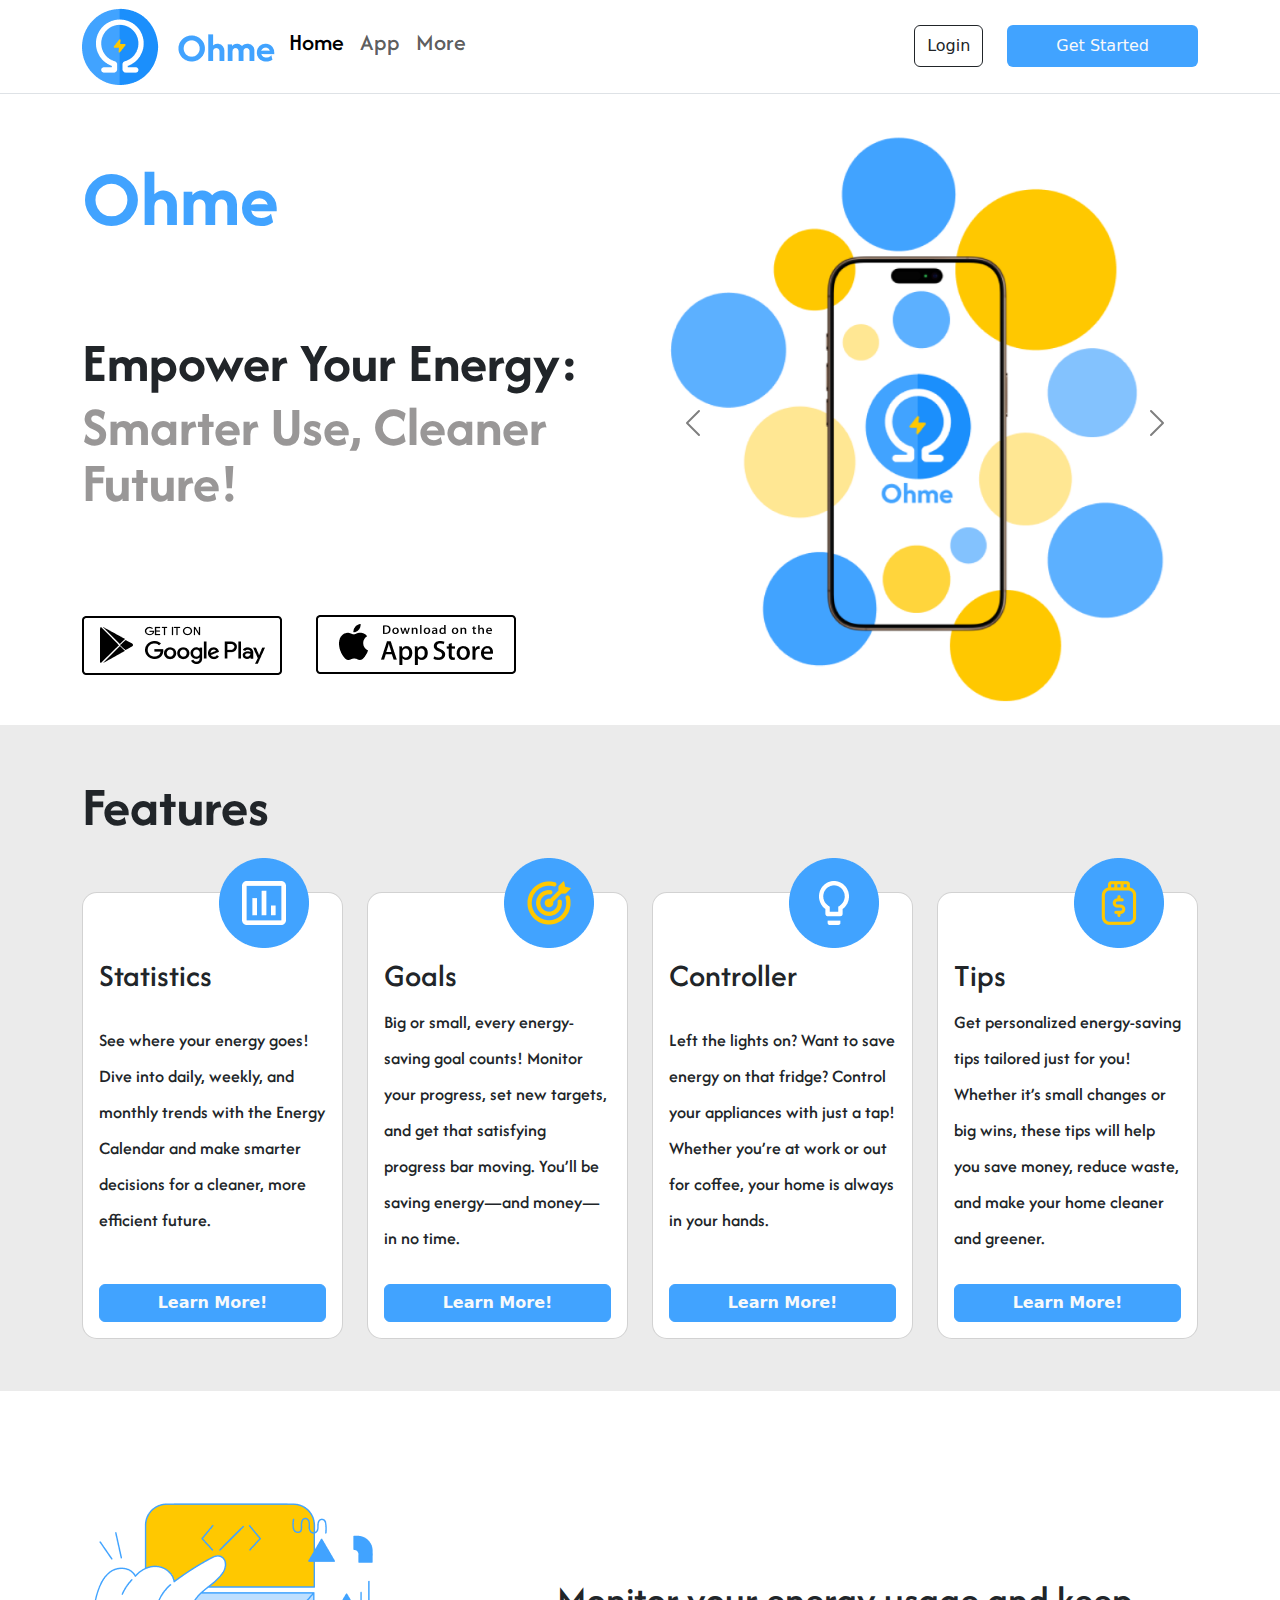
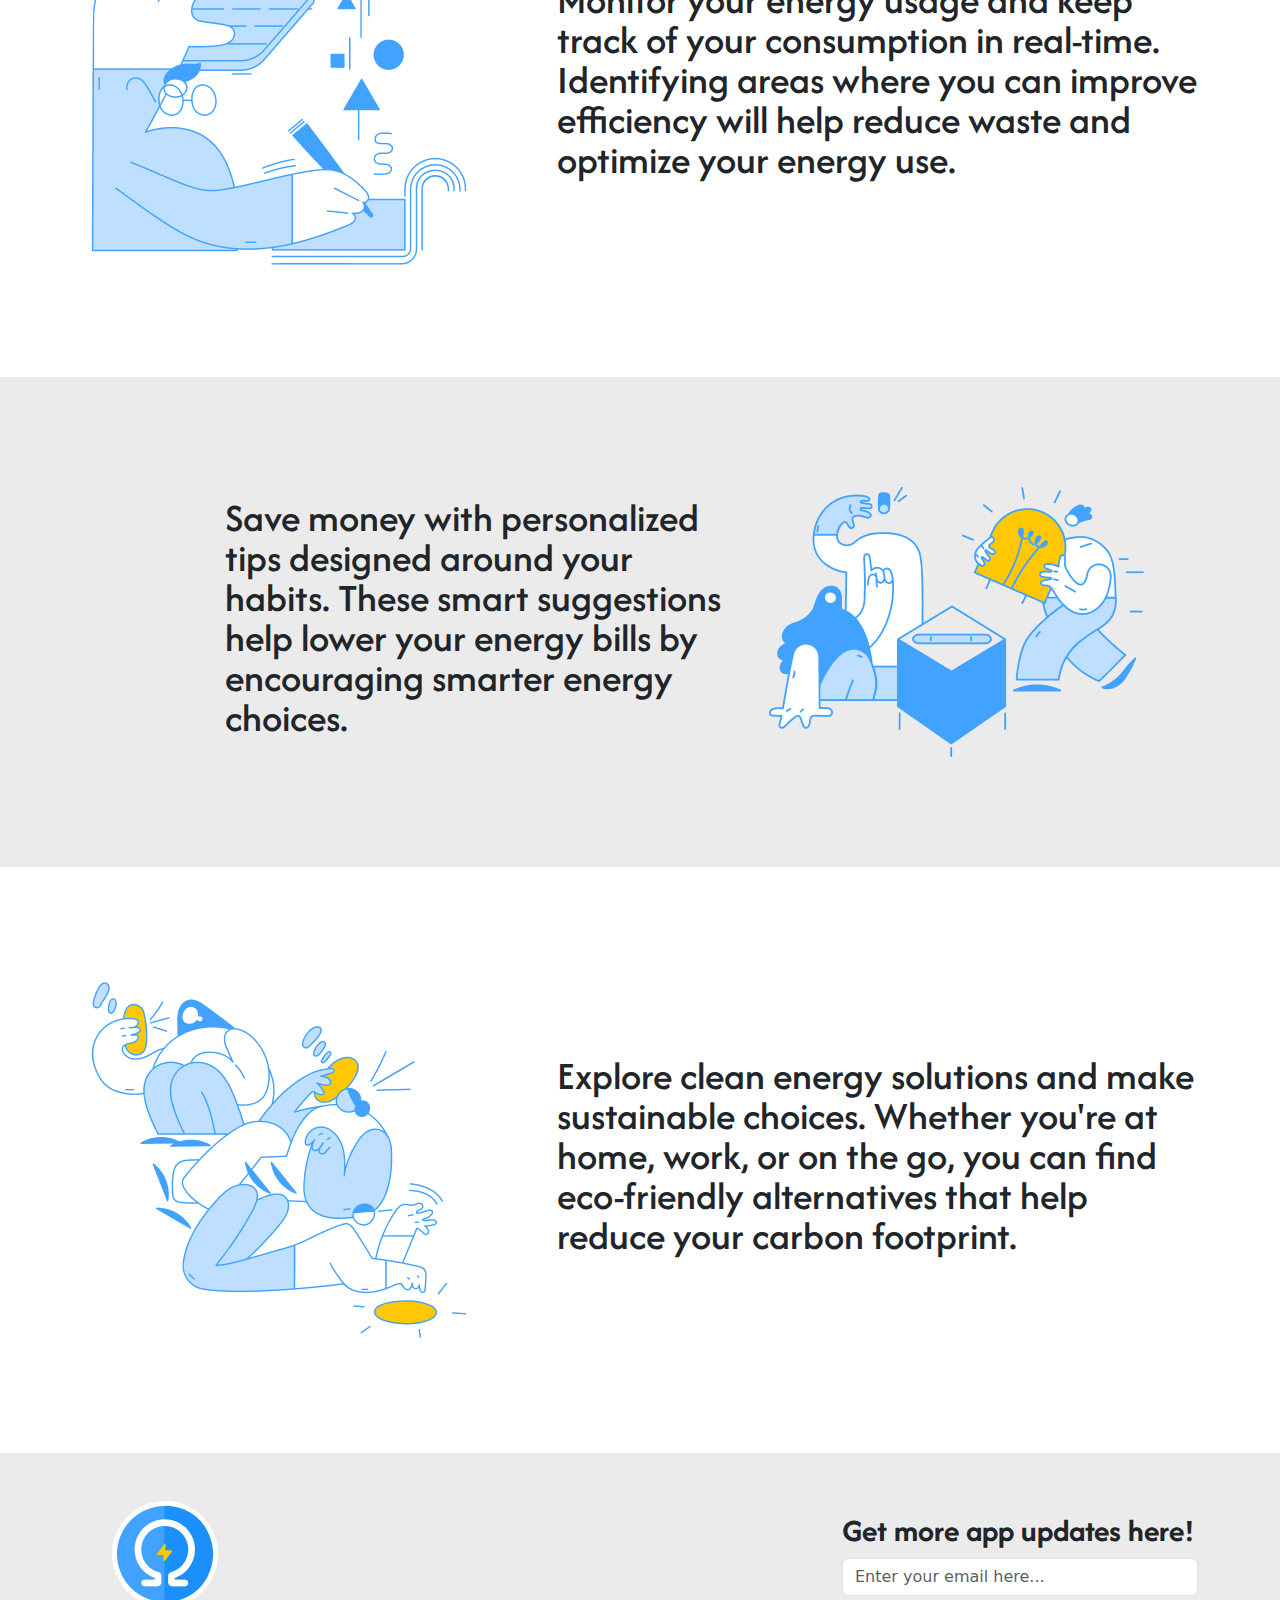
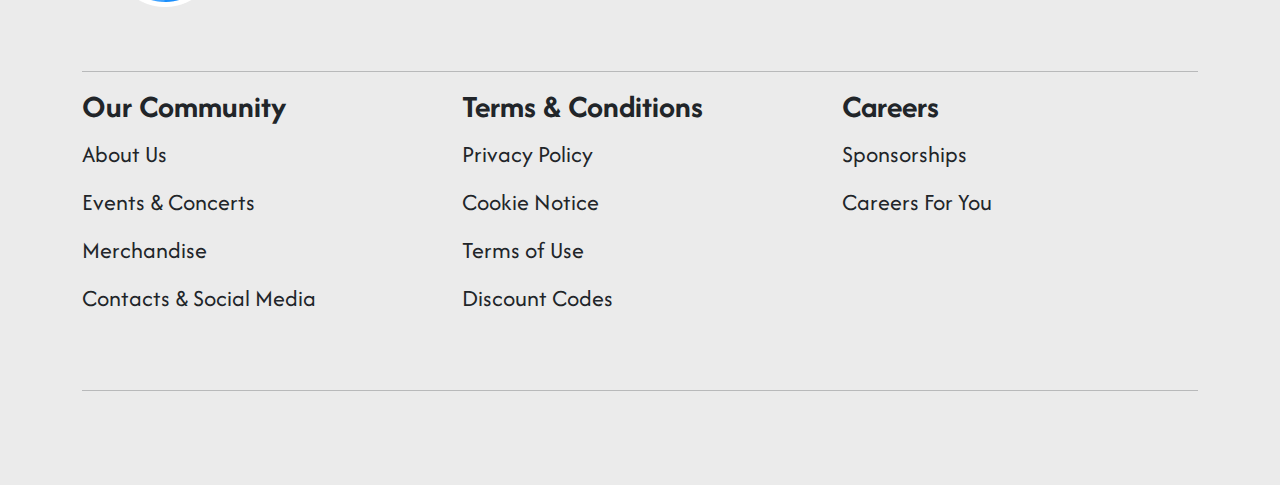
<file: index.html>
<!DOCTYPE html>
<html lang="en">

<head>
    <meta charset="utf-8" />
    <meta name="viewport" content="width=device-width, initial-scale=1" />
    <title>Ohme.com</title>

    <!-- <link
			href="https://cdn.jsdelivr.net/npm/bootstrap@5.2.2/dist/css/bootstrap.min.css"
			rel="stylesheet"
			integrity="sha384-Zenh87qX5JnK2Jl0vWa8Ck2rdkQ2Bzep5IDxbcnCeuOxjzrPF/et3URy9Bv1WTRi"
			crossorigin="anonymous"
		/> -->
    <!-- My links -->
    <link rel="stylesheet" href="./css/main.css">
    <link rel="stylesheet" href="https://cdn.jsdelivr.net/npm/bootstrap-icons@1.9.1/font/bootstrap-icons.css" />

</head>

<body class="pt-4">
    <header #="top">
        <!-- Nav Bar -->
        <nav class="navbar fixed-top navbar-expand-lg bg-white bg-gradient border-1 border-bottom">
            <div class="container-xl">
                <img src="images/ohmeLogo.png" class="img-fluid" alt="" />
                <button class="navbar-toggler" type="button" data-bs-toggle="collapse" data-bs-target="#navbarScroll"
                    aria-controls="navbarScroll" aria-expanded="false" aria-label="Toggle navigation">
                    <span class="navbar-toggler-icon"></span>
                </button>
                <div class="collapse navbar-collapse" id="navbarScroll">
                    <ul class="navbar-nav me-auto my-2 my-lg-0 navbar-nav-scroll">
                        <li class="nav-item">
                            <a class="nav-link active" aria-current="page" href="index.html">
                                <h4>Home</h4>
                            </a>
                        </li>
                        <li class="nav-item">
                            <a class="nav-link" href="second.html">
                                <h4>App</h4>
                            </a>
                        </li>
                        <li class="nav-item">
                            <a class="nav-link" href="third.html">
                                <h4>More</h4>
                            </a>
                        </li>
                    </ul>
                    <button type="button" class="btn btn-outline-dark me-4 py-2">Login</button>
                    <button type="button" class="btn bg-ohmeBlue text-light px-5 py-2">Get Started</button>
                </div>
            </div>
        </nav>

        <!-- Main section -->
        <div class="container-fluid mt-5 pt-5 ">
            <div class="container-xl">
                <div class="row vh-50 d-flex align-items-center">
                    <div class="col-md-6">
                        <h1 class="fw-bold lh-1 display-1 text-ohmeBlue pb-5 mb-5">
                            Ohme
                        </h1>
                        <h2 class="fw-bold lh-1 display-4">
                            Empower Your Energy:
                        </h2>
                        <h2 class="fw-bold lh-1 display-4 text-ohmeDGray">
                            Smarter Use, Cleaner Future!
                        </h2>
                        <img src="images/app.png" class="img-fluid pt-5 mt-5" alt="" />
                    </div>
                    <div class="col-md-6">
                        <!-- <img src="images/1.png" class="img-fluid" alt="" /> -->

                        <div id="carouselExampleControls" class="carousel slide" data-bs-ride="carousel">
                            <div class="carousel-inner">
                                <div class="carousel-item active">
                                    <img class="d-block w-100" src="images/1.png" alt="First slide">
                                </div>
                                <div class="carousel-item">
                                    <img class="d-block w-100" src="images/2.png" alt="Second slide">
                                </div>
                                <div class="carousel-item">
                                    <img class="d-block w-100" src="images/3.png" alt="Third slide">
                                </div>
                                <div class="carousel-item">
                                    <img class="d-block w-100" src="images/4.png" alt="Third slide">
                                </div>
                                <div class="carousel-item">
                                    <img class="d-block w-100" src="images/5.png" alt="Third slide">
                                </div>
                                <div class="carousel-item">
                                    <img class="d-block w-100" src="images/6.png" alt="Third slide">
                                </div>
                            </div>
                            <button class="carousel-control-prev" type="button" data-bs-target="#carouselExampleControls" data-bs-slide="prev">
                                <span class="carousel-control-prev-icon" aria-hidden="true"></span>
                                <span class="visually-hidden">Previous</span>
                            </button>
                            <button class="carousel-control-next" type="button" data-bs-target="#carouselExampleControls" data-bs-slide="next">
                                <span class="carousel-control-next-icon" aria-hidden="true"></span>
                                <span class="visually-hidden">Next</span>
                            </button>
                        </div>
                    </div>
                </div>
            </div>
        </div>
    </header>

    <main id="#main">
        <!-- Info section -->
        <div class="container-fluid bg-ohmeGray text-dark py-5">
            <div class="container-xl">
                <div class="row">
                    <h3 class="fw-bold display-4 mb-5">Features</h3>
                    <!-- Stats Box -->
                    <div class="col-md-3 my-1 d-flex">
                        <div class="card flex-fill">
                            <div class="card-body">
                                <img src="images/cir1.png" class="feature-icon img-fluid" alt="">
                                <h2 class="card-title pt-5">Statistics</h2>
                                <h5 class="card-text">
                                    See where your energy goes! Dive into daily, weekly, and monthly trends with the
                                    Energy Calendar and make smarter decisions for a cleaner, more efficient future.
                                </h5>
                                <a href="./second.html#features" class="btn btn-ohmeBlue text-light fw-semibold ">Learn
                                    More!</a>
                            </div>
                        </div>
                    </div>
                    <!-- Goals Box -->
                    <div class="col-md-3 my-1 d-flex">
                        <div class="card flex-fill">
                            <div class="card-body">
                                <img src="images/cir2.png" class="feature-icon img-fluid" alt="">
                                <h2 class="card-title pt-5">Goals</h2>
                                <h5 class="card-text">
                                    Big or small, every energy-saving goal counts! Monitor your progress, set new
                                    targets, and get that satisfying progress bar moving. You’ll be saving energy—and
                                    money—in no time.
                                </h5>
                                <a href="./second.html#goal" class="btn btn-ohmeBlue text-light fw-semibold">Learn
                                    More!</a>
                            </div>
                        </div>
                    </div>
                    <!-- Controller Box -->
                    <div class="col-md-3 my-1 d-flex">
                        <div class="card flex-fill">
                            <div class="card-body">
                                <img src="images/cir3.png" class="feature-icon img-fluid" alt="">
                                <h2 class="card-title pt-5">Controller</h2>
                                <h5 class="card-text">
                                    Left the lights on? Want to save energy on that fridge? Control your appliances with
                                    just a tap! Whether you’re at work or out for coffee, your home is always in your
                                    hands.
                                </h5>
                                <a href="./second.html#controller" class="btn btn-ohmeBlue text-light fw-semibold">Learn
                                    More!</a>
                            </div>
                        </div>
                    </div>
                    <!-- Tips Box -->
                    <div class="col-md-3 my-1 d-flex">
                        <div class="card flex-fill">
                            <div class="card-body">
                                <img src="images/cir4.png" class="feature-icon img-fluid" alt="Tips Icon">
                                <h2 class="card-title pt-5">Tips</h2>
                                <h5 class="card-text">
                                    Get personalized energy-saving tips tailored just for you! Whether it’s small
                                    changes or big wins, these tips will help you save money, reduce waste, and make
                                    your home cleaner and greener.
                                </h5>
                                <a href="./second.html#tips" class="btn btn-ohmeBlue text-light fw-semibold">Learn
                                    More!</a>
                            </div>
                        </div>
                    </div>
                </div>
            </div>
        </div>

        <!-- Info section -->
        <div class="container-fluid">
            <div class="container-xl">
                <!-- Section1 -->
                <div class="row d-flex align-items-center bg-white py-5 my-5"> <!-- Section 1: White Background -->
                    <div class="col-md-5">
                        <img src="images/ilus1.png" class="img-fluid" alt="" />
                    </div>
                    <div class="col-md-7">
                        <h3 class="fw-medium lh-1 display-6">
                            Monitor your energy usage and keep track of your consumption in real-time. Identifying areas
                            where you can improve efficiency will help reduce waste and optimize your energy use.
                        </h3>
                    </div>
                </div>
            </div>
            <!-- Section2 -->
            <div class="row d-flex align-items-center bg-ohmeGray py-5"> <!-- Section 2: Gray Background -->
                <div class="col-md-5 offset-md-2"> <!-- Offset to align with the grid -->
                    <h3 class="fw-medium lh-1 display-6">
                        Save money with personalized tips designed around your habits. These smart suggestions help
                        lower your energy bills by encouraging smarter energy choices.
                    </h3>
                </div>
                <div class="col-md-5"> <!-- Adjusted column size to fit the grid -->
                    <img src="images/ilus2.png" class="img-fluid" alt="" />
                </div>
            </div>
            <div class="container-xl"> <!-- Inner container for Section 3 -->
                <!-- Section3 -->
                <div class="row d-flex align-items-center bg-white pt-5 pb-5 my-5"> <!-- Section 3: White Background -->
                    <div class="col-md-5">
                        <img src="images/ilus3.png" class="img-fluid" alt="" />
                    </div>
                    <div class="col-md-7">
                        <h3 class="fw-medium lh-1 display-6">
                            Explore clean energy solutions and make sustainable choices. Whether you're at home, work,
                            or on the go, you can find eco-friendly alternatives that help reduce your carbon footprint.
                        </h3>
                    </div>
                </div>
            </div>
        </div>

        <!-- Footer -->
        <footer class="footer bg-ohmeGray" id="news6">
            <div class="container">
                <div class="row align-items-center logo-and-search">
                    <div class="col-md-2 text-center text-md-left">
                        <div class="logo2">
                            <img class="logo2 py-5" src="images/logo.png" alt="Logo">
                        </div>
                    </div>
                    <div class="col-md-6">
                        <h2 class="text-ohmeGray">.</h2>
                    </div>
                    <div class="col-md-4">
                        <h2>Get more app updates here!</h2>
                        <form class="form-inline my-2 my-lg-0">
                            <input class="form-control mr-sm-2" type="search" placeholder="Enter your email here..."
                                aria-label="Search">
                        </form>
                    </div>
                </div>

                <div class="infoftr">
                    <hr>
                    <div class="row pb-5">
                        <div class="col-md-4 lists">
                            <h2>Our Community</h2>
                            <h4>About Us</h4>
                            <h4>Events & Concerts</h4>
                            <h4>Merchandise</h4>
                            <h4>Contacts & Social Media</h4>
                        </div>
                        <div class="col-md-4 lists">
                            <h2>Terms & Conditions</h2>
                            <h4>Privacy Policy</h4>
                            <h4>Cookie Notice</h4>
                            <h4>Terms of Use</h4>
                            <h4>Discount Codes</h4>
                        </div>
                        <div class="col-md-4 lists">
                            <h2>Careers</h2>
                            <h4>Sponsorships</h4>
                            <h4>Careers For You</h4>
                        </div>
                    </div>
                    <hr>
                    <div class="col-md-12 py-3">
                        <h2 class="text-ohmeGray">.</h2>
                    </div>
                </div>
            </div>
        </footer>
    </main>
    <script src="https://cdn.jsdelivr.net/npm/bootstrap@5.2.2/dist/js/bootstrap.bundle.min.js"
        integrity="sha384-OERcA2EqjJCMA+/3y+gxIOqMEjwtxJY7qPCqsdltbNJuaOe923+mo//f6V8Qbsw3"
        crossorigin="anonymous"></script>
</body>

</html>
</file>
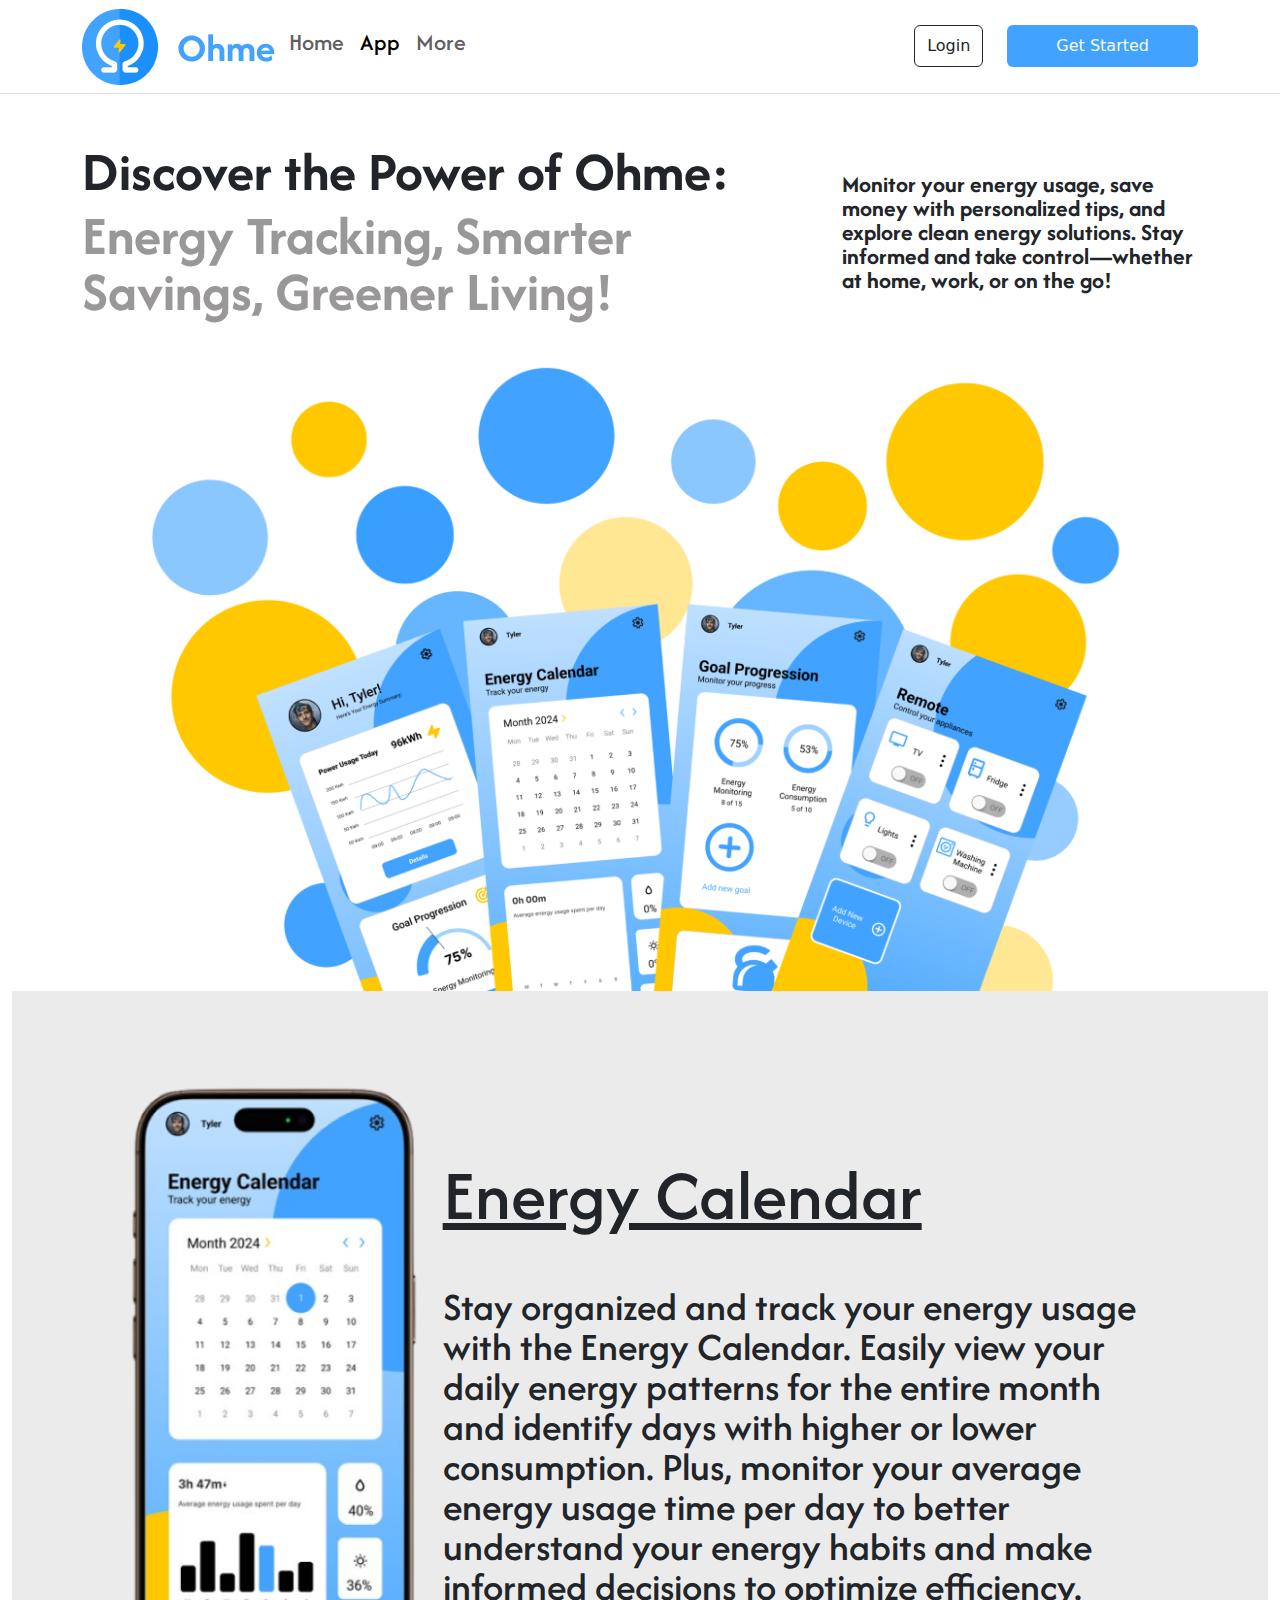
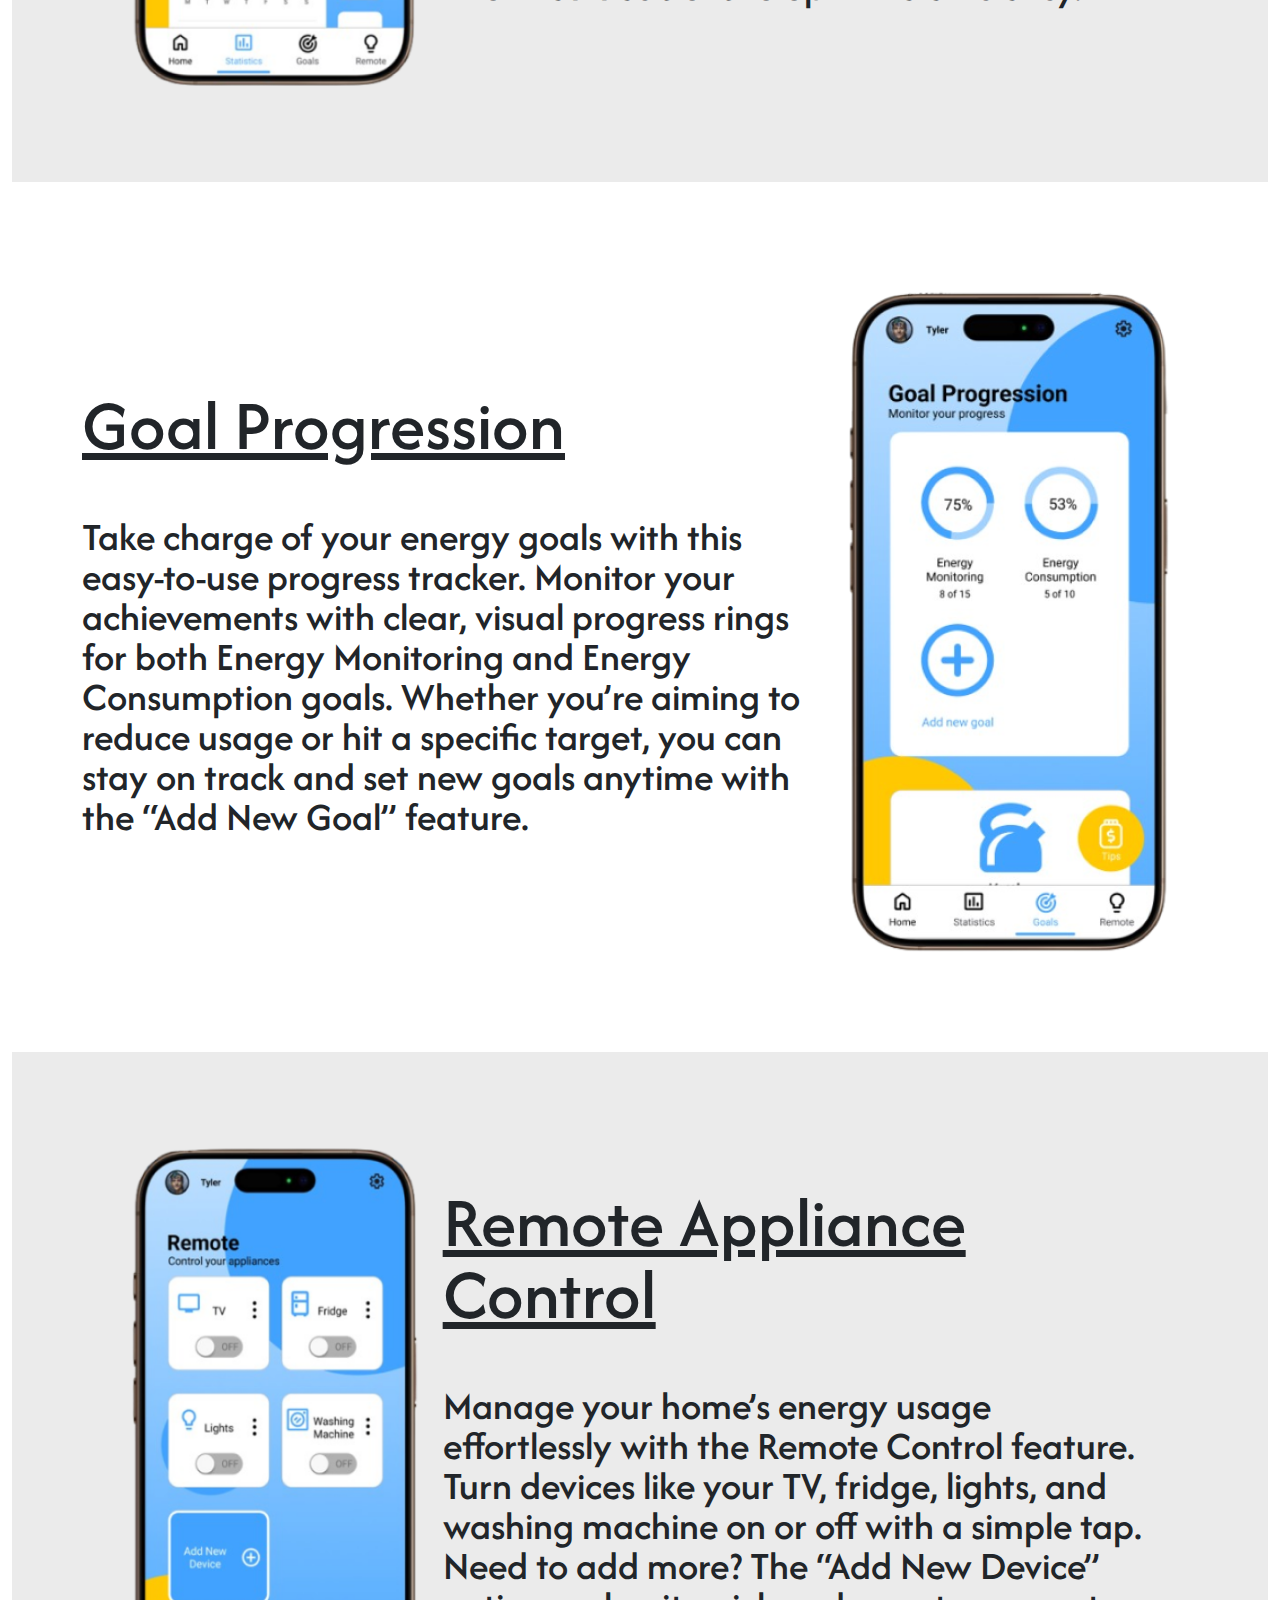
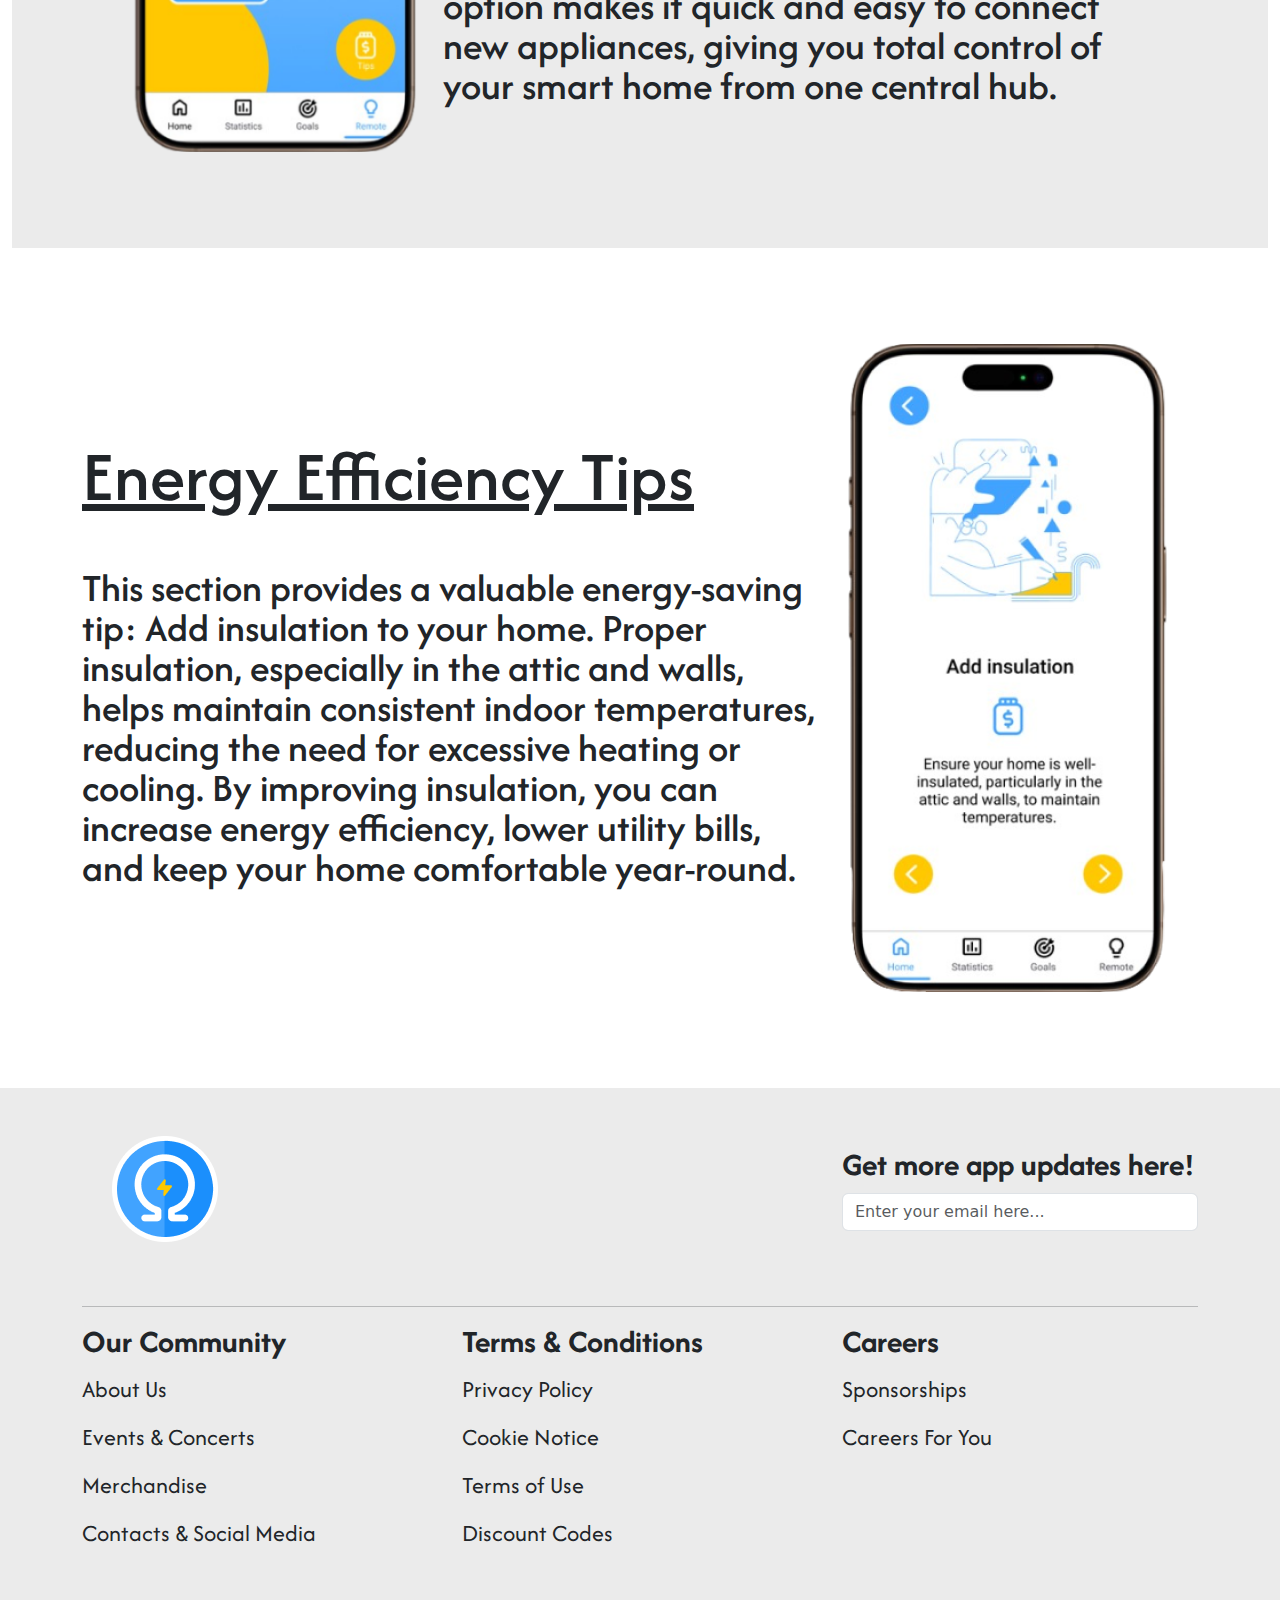
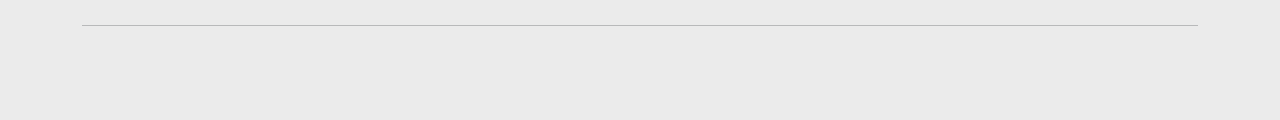
<file: second.html>
<!DOCTYPE html>
<html lang="en">

<head>
    <meta charset="utf-8" />
    <meta name="viewport" content="width=device-width, initial-scale=1" />
    <title>Ohme.com</title>

    <link rel="stylesheet" href="./css/main.css">
    <link rel="stylesheet" href="https://cdn.jsdelivr.net/npm/bootstrap-icons@1.9.1/font/bootstrap-icons.css" />
</head>

<body class="pt-4">
    <header #="top">
        <!-- Nav Bar -->
        <nav class="navbar fixed-top navbar-expand-lg bg-white bg-gradient border-1 border-bottom">
            <div class="container-xl">
                <img src="images/ohmeLogo.png" class="img-fluid" alt="" />
                <button class="navbar-toggler" type="button" data-bs-toggle="collapse" data-bs-target="#navbarScroll"
                    aria-controls="navbarScroll" aria-expanded="false" aria-label="Toggle navigation">
                    <span class="navbar-toggler-icon"></span>
                </button>
                <div class="collapse navbar-collapse" id="navbarScroll">
                    <ul class="navbar-nav me-auto my-2 my-lg-0 navbar-nav-scroll">
                        <li class="nav-item">
                            <a class="nav-link" aria-current="page" href="index.html"><h4>Home</h4></a>
                        </li>
                        <li class="nav-item">
                            <a class="nav-link active" href="second.html"><h4>App</h4></a>
                        </li>
                        <li class="nav-item">
                            <a class="nav-link" href="third.html"><h4>More</h4></a>
                        </li>
                    </ul>
                    <button type="button" class="btn btn-outline-dark me-4 py-2">Login</button>
                    <button type="button" class="btn bg-ohmeBlue text-light px-5 py-2">Get Started</button>
                </div>
            </div>
        </nav>

        <!-- Main section -->
        <div class="container-fluid mt-5 pt-5 ">
            <div class="container-xl mt-4">
                <div class="row vh-50 d-flex align-items-center">
                    <div class="col-md-8">
                        <h2 class="fw-bold lh-1 display-4">
                            Discover the Power of Ohme:
                        </h2>
                        <h2 class="fw-bold lh-1 display-4 text-ohmeDGray">
                            Energy Tracking, Smarter Savings, Greener Living!
                        </h2>
                    </div>
                    <div class="col-md-4">
                        <h4 class="fw-bold lh-1">
                            Monitor your energy usage, save money with personalized tips, and explore clean energy
                            solutions. Stay informed and take control—whether at home, work, or on the go!
                        </h4>
                    </div>
                    <div class="col-md-12">
                        <img src="images/page2main.png" class="img-fluid" alt="" />
                    </div>
                </div>
            </div>
        </div>
    </header>

    <main id="main" class="container-fluid">
        <!-- App Section -->
        
        <!-- Section 1 -->
        <div class="container-fluid bg-ohmeGray py-5" id="features">
            <div class="row d-flex align-items-center justify-content-center py-5">
                <div class="col-md-3">
                    <img src="images/screen1.png" class="img-fluid" alt="Energy Calendar" />
                </div>
                <div class="col-md-7">
                    <h1 class="fw-medium lh-1 display-2 pb-5">
                        <u>Energy Calendar</u>
                    </h1>
                    <h3 class="fw-medium lh-1 display-6">
                        Stay organized and track your energy usage with the Energy Calendar. Easily view your daily energy patterns for the entire month and identify days with higher or lower consumption. Plus, monitor your average energy usage time per day to better understand your energy habits and make informed decisions to optimize efficiency.
                    </h3>
                </div>
            </div>
        </div>
    
        <!-- Section 2 -->
        <div class="container bg-white py-5 my-5" id="goal">
            <div class="row d-flex align-items-center">
                <div class="col-md-8">
                    <h1 class="fw-medium lh-1 display-2 pb-5">
                        <u>Goal Progression</u>
                    </h1>
                    <h3 class="fw-medium lh-1 display-6">
                        Take charge of your energy goals with this easy-to-use progress tracker. Monitor your achievements with clear, visual progress rings for both Energy Monitoring and Energy Consumption goals. Whether you’re aiming to reduce usage or hit a specific target, you can stay on track and set new goals anytime with the “Add New Goal” feature.
                    </h3>
                </div>
                <div class="col-md-4">
                    <img src="images/screen2.png" class="img-fluid" alt="Goal Progression" />
                </div>
            </div>
        </div>
    
        <!-- Section 3 -->
        <div class="container-fluid bg-ohmeGray py-5" id="controller">
            <div class="row d-flex align-items-center justify-content-center py-5">
                <div class="col-md-3">
                    <img src="images/screen3.png" class="img-fluid" alt="Remote Appliance Control" />
                </div>
                <div class="col-md-7">
                    <h1 class="fw-medium lh-1 display-2 pb-5">
                        <u>Remote Appliance Control</u>
                    </h1>
                    <h3 class="fw-medium lh-1 display-6">
                        Manage your home’s energy usage effortlessly with the Remote Control feature. Turn devices like your TV, fridge, lights, and washing machine on or off with a simple tap. Need to add more? The “Add New Device” option makes it quick and easy to connect new appliances, giving you total control of your smart home from one central hub.
                    </h3>
                </div>
            </div>
        </div>
    
        <!-- Section 4 -->
        <div class="container bg-white pt-5 pb-5 my-5" id="tips">
            <div class="row d-flex align-items-center">
                <div class="col-md-8">
                    <h1 class="fw-medium lh-1 display-2 pb-5">
                        <u>Energy Efficiency Tips</u>
                    </h1>
                    <h3 class="fw-medium lh-1 display-6">
                        This section provides a valuable energy-saving tip: Add insulation to your home. Proper insulation, especially in the attic and walls, helps maintain consistent indoor temperatures, reducing the need for excessive heating or cooling. By improving insulation, you can increase energy efficiency, lower utility bills, and keep your home comfortable year-round.
                    </h3>
                </div>
                <div class="col-md-4">
                    <img src="images/screen4.png" class="img-fluid" alt="Energy Efficiency Tips" />
                </div>
            </div>
        </div>
    </main>

    <!-- Footer -->
    <footer class="footer bg-ohmeGray" id="news6">
        <div class="container">
            <div class="row align-items-center logo-and-search">
                <div class="col-md-2 text-center text-md-left">
                    <div class="logo2">
                        <img class="logo2 py-5" src="images/logo.png" alt="Logo">
                    </div>
                </div>
                <div class="col-md-6">
                    <h2 class="text-ohmeGray">.</h2>
                </div>
                <div class="col-md-4">
                    <h2>Get more app updates here!</h2>
                    <form class="form-inline my-2 my-lg-0">
                        <input class="form-control mr-sm-2" type="search" placeholder="Enter your email here..." aria-label="Search">
                    </form>
                </div>
            </div>
            <div class="infoftr">
                <hr>
                <div class="row pb-5">
                    <div class="col-md-4 lists">
                        <h2>Our Community</h2>
                        <h4>About Us</h4>
                        <h4>Events & Concerts</h4>
                        <h4>Merchandise</h4>
                        <h4>Contacts & Social Media</h4>
                    </div>
                    <div class="col-md-4 lists">
                        <h2>Terms & Conditions</h2>
                        <h4>Privacy Policy</h4>
                        <h4>Cookie Notice</h4>
                        <h4>Terms of Use</h4>
                        <h4>Discount Codes</h4>
                    </div>
                    <div class="col-md-4 lists">
                        <h2>Careers</h2>
                        <h4>Sponsorships</h4>
                        <h4>Careers For You</h4>
                    </div>
                </div>
                <hr>
                <div class="col-md-12 py-3">
                    <h2 class="text-ohmeGray">.</h ```html
                </h2>
                </div>
            </div>
        </div>
    </footer>
    <script src="https://cdn.jsdelivr.net/npm/bootstrap@5.2.2/dist/js/bootstrap.bundle.min.js"
        integrity="sha384-OERcA2EqjJCMA+/3y+gxIOqMEjwtxJY7qPCqsdltbNJuaOe923+mo//f6V8Qbsw3"
        crossorigin="anonymous"></script>
</body>

</html>
</file>
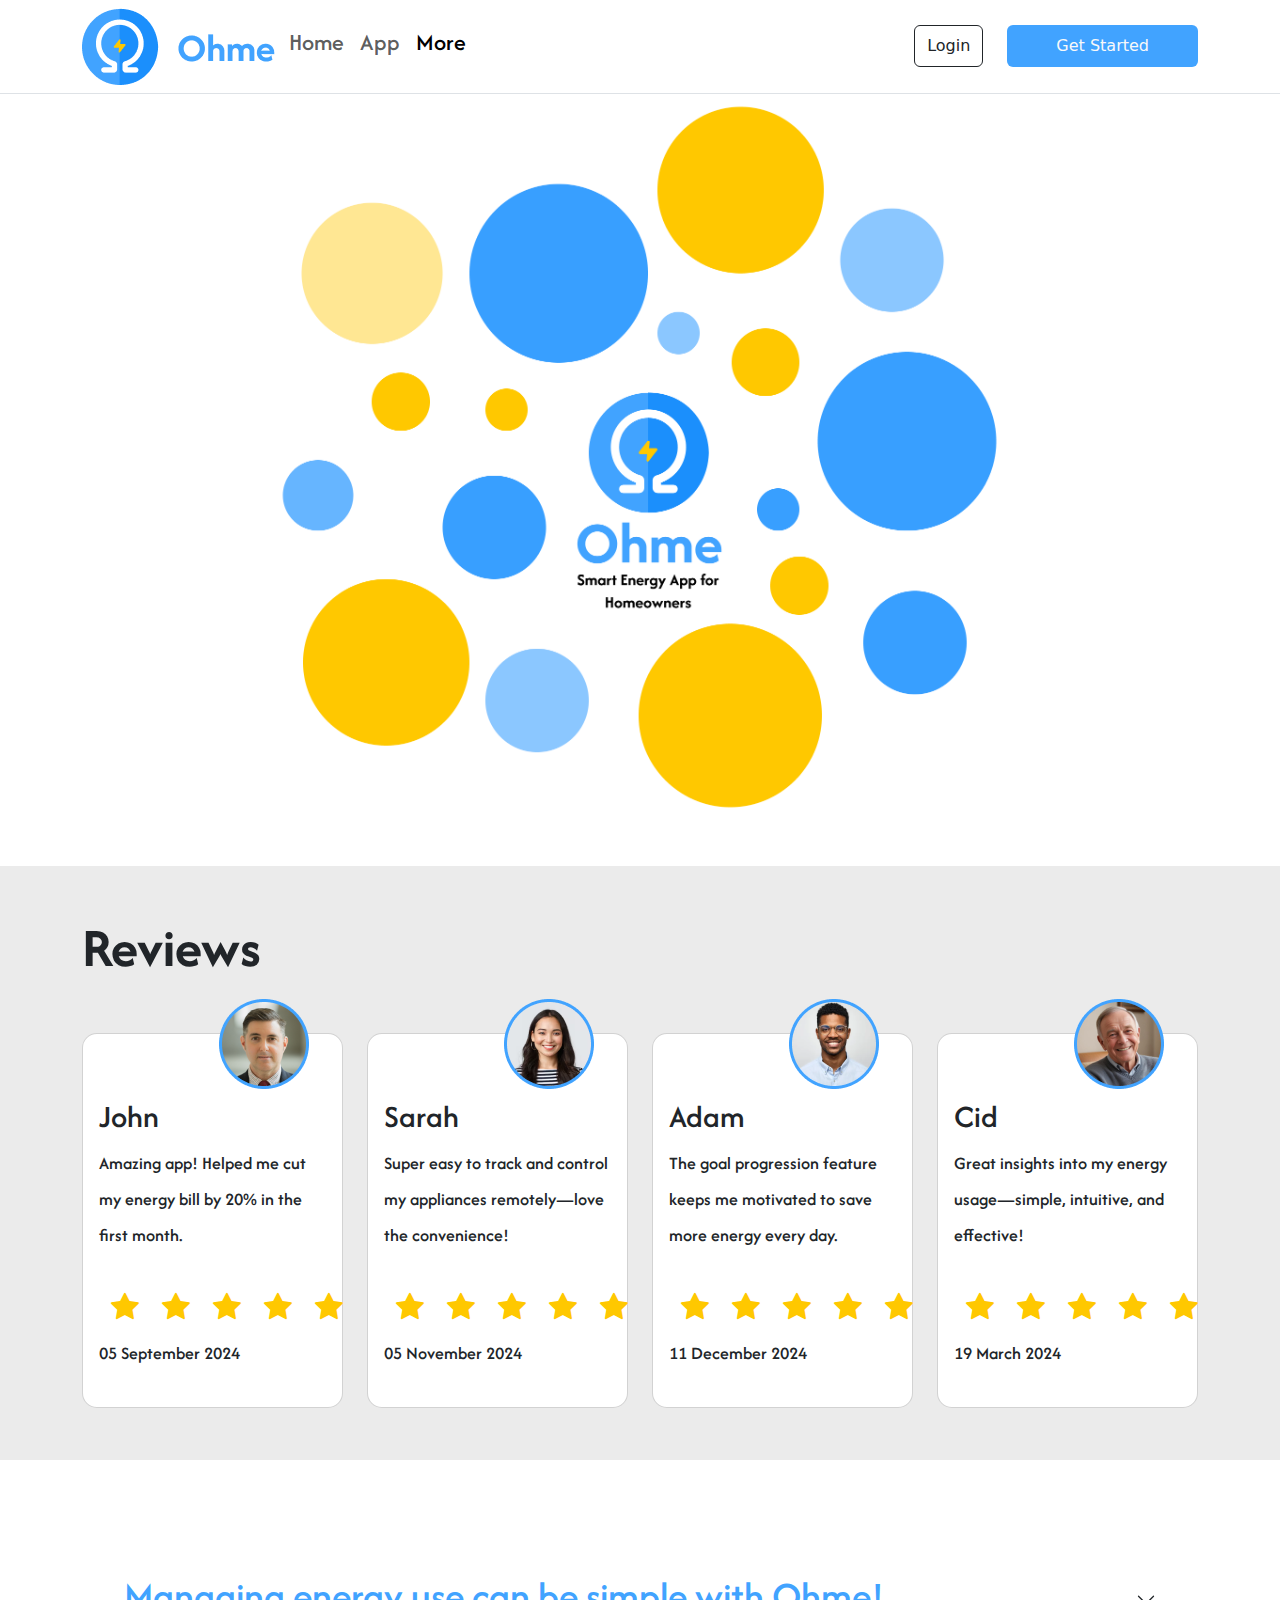
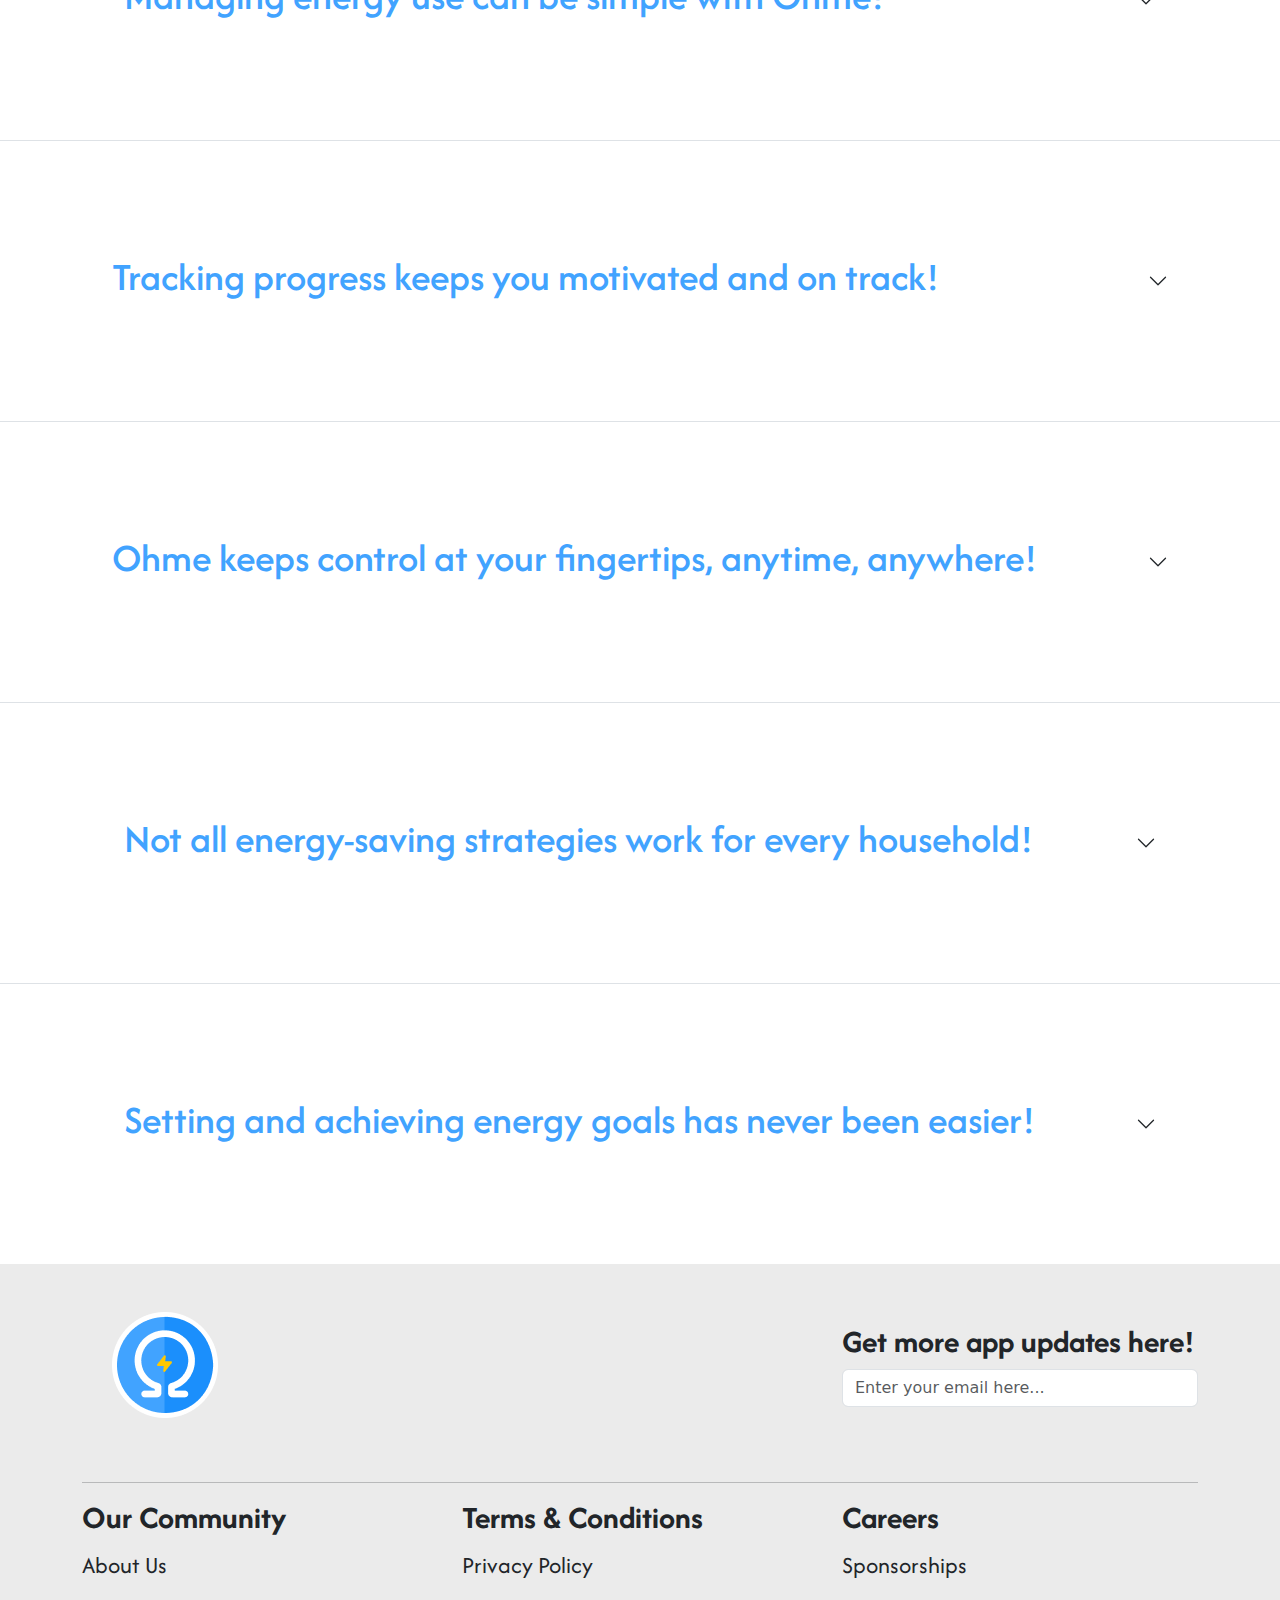
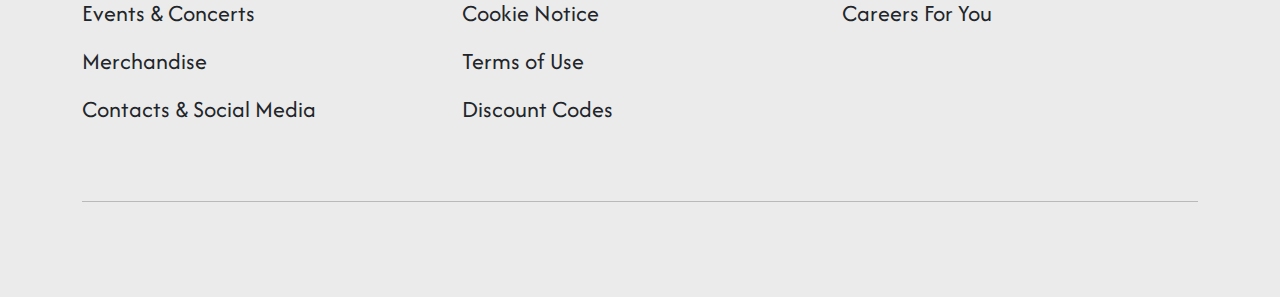
<file: third.html>
<!DOCTYPE html>
<html lang="en">

<head>
    <meta charset="utf-8" />
    <meta name="viewport" content="width=device-width, initial-scale=1" />
    <title>Ohme.com</title>

    <link rel="stylesheet" href="./css/main.css">
    <link rel="stylesheet" href="https://cdn.jsdelivr.net/npm/bootstrap-icons@1.9.1/font/bootstrap-icons.css" />
</head>

<body class="pt-4">
    <header #="top">
        <!-- Nav Bar -->
        <nav class="navbar fixed-top navbar-expand-lg bg-white bg-gradient border-1 border-bottom">
            <div class="container-xl">
                <img src="images/ohmeLogo.png" class="img-fluid" alt="" />
                <button class="navbar-toggler" type="button" data-bs-toggle="collapse" data-bs-target="#navbarScroll"
                    aria-controls="navbarScroll" aria-expanded="false" aria-label="Toggle navigation">
                    <span class="navbar-toggler-icon"></span>
                </button>
                <div class="collapse navbar-collapse" id="navbarScroll">
                    <ul class="navbar-nav me-auto my-2 my-lg-0 navbar-nav-scroll">
                        <li class="nav-item">
                            <a class="nav-link" aria-current="page" href="index.html">
                                <h4>Home</h4>
                            </a>
                        </li>
                        <li class="nav-item">
                            <a class="nav-link" href="second.html">
                                <h4>App</h4>
                            </a>
                        </li>
                        <li class="nav-item">
                            <a class="nav-link active" href="#">
                                <h4>More</h4>
                            </a>
                        </li>
                    </ul>
                    <button type="button" class="btn btn-outline-dark me-4 py-2">Login</button>
                    <button type="button" class="btn bg-ohmeBlue text-light px-5 py-2">Get Started</button>
                </div>
            </div>
        </nav>

        <!-- Main section -->
        <div class="container-fluid">
            <div class="container-xl mt-4">
                <div class="row vh-50 d-flex justify-content-center align-items-center">
                    <div class="col-md-9 text-center">
                        <img src="images/more4.png" class="img-fluid" alt="" />
                    </div>
                </div>
            </div>
        </div>
    </header>

    <!-- Reviews -->
    <div class="container-fluid bg-ohmeGray text-dark py-5">
        <div class="container-xl">
            <div class="row">
                <h3 class="fw-bold display-4 mb-5">Reviews</h3>
                <!-- Review 1 -->
                <div class="col-md-3 my-1 d-flex">
                    <div class="card flex-fill">
                        <div class="card-body">
                            <img src="images/user1.png" class="feature-icon img-fluid" alt="">
                            <h2 class="card-title pt-5">John</h2>
                            <h5 class="card-text">
                                Amazing app! Helped me cut my energy bill by 20% in the first month.
                            </h5>
                            <div class="row">
                                <div class="col-3 btn-group" role="group" aria-label="Basic mixed styles example">
                                    <button type="button" class="btn btn-outline-ohmeYellow border-0">
                                        <i class="bi bi-star-fill fs-3"></i>
                                    </button>
                                    <button type="button" class="btn btn-outline-ohmeYellow border-0">
                                        <i class="bi bi-star-fill fs-3"></i>
                                    </button>
                                    <button type="button" class="btn btn-outline-ohmeYellow border-0">
                                        <i class="bi bi-star-fill fs-3"></i>
                                    </button>
                                    <button type="button" class="btn btn-outline-ohmeYellow border-0">
                                        <i class="bi bi-star-fill fs-3"></i>
                                    </button>
                                    <button type="button" class="btn btn-outline-ohmeYellow border-0">
                                        <i class="bi bi-star-fill fs-3"></i>
                                    </button>
                                </div>
                            </div>
                            <h5 class="card-text">
                                05 September 2024
                            </h5>
                        </div>
                    </div>
                </div>
                <!-- Review 2 -->
                <div class="col-md-3 my-1 d-flex">
                    <div class="card flex-fill">
                        <div class="card-body">
                            <img src="images/user2.png" class="feature-icon img-fluid" alt="">
                            <h2 class="card-title pt-5">Sarah</h2>
                            <h5 class="card-text">
                                Super easy to track and control my appliances remotely—love the convenience!
                            </h5>
                            <div class="row">
                                <div class="col-3 btn-group" role="group" aria-label="Basic mixed styles example">
                                    <button type="button" class="btn btn-outline-ohmeYellow border-0">
                                        <i class="bi bi-star-fill fs-3"></i>
                                    </button>
                                    <button type="button" class="btn btn-outline-ohmeYellow border-0">
                                        <i class="bi bi-star-fill fs-3"></i>
                                    </button>
                                    <button type="button" class="btn btn-outline-ohmeYellow border-0">
                                        <i class="bi bi-star-fill fs-3"></i>
                                    </button>
                                    <button type="button" class="btn btn-outline-ohmeYellow border-0">
                                        <i class="bi bi-star-fill fs-3"></i>
                                    </button>
                                    <button type="button" class="btn btn-outline-ohmeYellow border-0">
                                        <i class="bi bi-star-fill fs-3"></i>
                                    </button>
                                </div>
                            </div>
                            <h5 class="card-text">
                                05 November 2024
                            </h5>
                        </div>
                    </div>
                </div>
                <!-- Review 3 -->
                <div class="col-md-3 my-1 d-flex">
                    <div class="card flex-fill">
                        <div class="card-body">
                            <img src="images/user3.png" class="feature-icon img-fluid" alt="">
                            <h2 class="card-title pt-5">Adam</h2>
                            <h5 class="card-text">
                                The goal progression feature keeps me motivated to save more energy every day.
                            </h5>
                            <div class="row">
                                <div class="col-3 btn-group" role="group" aria-label="Basic mixed styles example">
                                    <button type="button" class="btn btn-outline-ohmeYellow border-0">
                                        <i class="bi bi-star-fill fs-3"></i>
                                    </button>
                                    <button type="button" class="btn btn-outline-ohmeYellow border-0">
                                        <i class="bi bi-star-fill fs-3"></i>
                                    </button>
                                    <button type="button" class="btn btn-outline-ohmeYellow border-0">
                                        <i class="bi bi-star-fill fs-3"></i>
                                    </button>
                                    <button type="button" class="btn btn-outline-ohmeYellow border-0">
                                        <i class="bi bi-star-fill fs-3"></i>
                                    </button>
                                    <button type="button" class="btn btn-outline-ohmeYellow border-0">
                                        <i class="bi bi-star-fill fs-3"></i>
                                    </button>
                                </div>
                            </div>
                            <h5 class="card-text">
                                11 December 2024
                            </h5>
                        </div>
                    </div>
                </div>
                <!-- Review 4 -->
                <div class="col-md-3 my-1 d-flex">
                    <div class="card flex-fill">
                        <div class="card-body">
                            <img src="images/user4.png" class="feature-icon img-fluid" alt="">
                            <h2 class="card-title pt-5">Cid</h2>
                            <h5 class="card-text">
                                Great insights into my energy usage—simple, intuitive, and effective!
                            </h5>
                            <div class="row">
                                <div class="col-3 btn-group" role="group" aria-label="Basic mixed styles example">
                                    <button type="button" class="btn btn-outline-ohmeYellow border-0">
                                        <i class="bi bi-star-fill fs-3"></i>
                                    </button>
                                    <button type="button" class="btn btn-outline-ohmeYellow border-0">
                                        <i class="bi bi-star-fill fs-3"></i>
                                    </button>
                                    <button type="button" class="btn btn-outline-ohmeYellow border-0">
                                        <i class="bi bi-star-fill fs-3"></i>
                                    </button>
                                    <button type="button" class="btn btn-outline-ohmeYellow border-0">
                                        <i class="bi bi-star-fill fs-3"></i>
                                    </button>
                                    <button type="button" class="btn btn-outline-ohmeYellow border-0">
                                        <i class="bi bi-star-fill fs-3"></i>
                                    </button>
                                </div>
                            </div>
                            <h5 class="card-text">
                                19 March 2024
                            </h5>
                        </div>
                    </div>
                </div>
            </div>
        </div>
    </div>

    <!-- The Acordion -->
    <div class="accordion accordion-flush" id="accordionFlushExample">
        <div class="container-fluid accordion-item">
            <h2 class="accordion-header">
                <button class="accordion-button collapsed" type="button" data-bs-toggle="collapse"
                    data-bs-target="#flush-collapseOne" aria-expanded="false" aria-controls="flush-collapseOne">
                    <h1 class="text-ohmeBlue">Managing energy use can be simple with Ohme!</h1>
                </button>
            </h2>
            <div id="flush-collapseOne" class="px-5 accordion-collapse collapse" data-bs-parent="#accordionFlushExample">
                <div class="px-5 col-md-12 accordion-body"><h4>Managing energy consumption doesn’t have to be complicated or time-consuming. Ohme simplifies the process by identifying areas where energy is being wasted and offering easy-to-follow recommendations to fix them. For example, you’ll receive notifications if an appliance is left on longer than needed or if your heating system is running inefficiently. With automated insights, you can make small, consistent changes, such as switching off unused devices or adjusting your thermostat, to see a big impact on your energy bills and environmental footprint. Start saving energy today without compromising on convenience or comfort.</h4></div>
            </div>
        </div>
        <div class="accordion-item">
            <h2 class="accordion-header">
                <button class="accordion-button collapsed" type="button" data-bs-toggle="collapse"
                    data-bs-target="#flush-collapseTwo" aria-expanded="false" aria-controls="flush-collapseTwo">
                    <h1 class="text-ohmeBlue">Tracking progress keeps you motivated and on track!</h1>
                </button>
            </h2>
            <div id="flush-collapseTwo" class="px-5 accordion-collapse collapse" data-bs-parent="#accordionFlushExample">
                <div class="px-5 accordion-body"><h4>Progress is the key to staying motivated, and Ohme makes it simple to see the difference you’re making over time. Interactive graphs and detailed breakdowns allow you to compare your current energy usage to previous weeks or months. Imagine setting a goal to cut energy consumption by 10%—with Ohme, you’ll see exactly how close you are to achieving it. As you hit milestones, you’ll receive badges and rewards to celebrate your success. It’s not just about saving energy; it’s about taking pride in building a more efficient and sustainable home.</h4></div>
            </div>
        </div>
        <div class="accordion-item">
            <h2 class="accordion-header">
                <button class="accordion-button collapsed" type="button" data-bs-toggle="collapse"
                    data-bs-target="#flush-collapseThree" aria-expanded="false" aria-controls="flush-collapseThree">
                    <h1 class="text-ohmeBlue">Ohme keeps control at your fingertips, anytime, anywhere!</h1>
                </button>
            </h2>
            <div id="flush-collapseThree" class="px-5 accordion-collapse collapse" data-bs-parent="#accordionFlushExample">
                <div class="px-5 accordion-body"><h4>With Ohme, you’re never far from complete control of your home’s energy systems. Whether you’re at work, on vacation, or simply relaxing in the living room, you can manage your devices remotely. Forgot to turn off the lights in the basement? Ohme’s app has you covered. Need to preheat your oven for dinner while driving home? Just tap a button. You can even schedule appliances like washing machines or dishwashers to run during off-peak hours for maximum savings. Ohme puts the power of convenience and efficiency directly into your hands.</h4></div>
            </div>
        </div>
        <div class="container-fluid accordion-item">
            <h2 class="accordion-header">
                <button class="accordion-button collapsed" type="button" data-bs-toggle="collapse"
                    data-bs-target="#flush-collapseFour" aria-expanded="false" aria-controls="flush-collapseFour">
                    <h1 class="text-ohmeBlue">Not all energy-saving strategies work for every household!</h1>
                </button>
            </h2>
            <div id="flush-collapseFour" class="px-5 accordion-collapse collapse" data-bs-parent="#accordionFlushExample">
                <div class="px-5 col-md-12 accordion-body"><h4>Not all energy-saving strategies work for every household, and that’s why Ohme focuses on providing recommendations tailored specifically to your needs. The app carefully analyzes your energy usage habits and offers practical advice to help you optimize efficiency without sacrificing comfort. For example, if you’re heating your home more than necessary, Ohme might suggest using a programmable thermostat to save money while maintaining a cozy environment. If your refrigerator is using too much power, it might remind you to clean the coils or check the seal for leaks. These insights go beyond generic tips—they’re designed to fit your lifestyle and address the unique ways you use energy. By following Ohme’s recommendations, you’ll be able to make impactful changes that not only lower your bills but also contribute to a more sustainable future.</h4></div>
            </div>
        </div>
        <div class="container-fluid accordion-item">
            <h2 class="accordion-header">
                <button class="accordion-button collapsed" type="button" data-bs-toggle="collapse"
                    data-bs-target="#flush-collapseFive" aria-expanded="false" aria-controls="flush-collapseFive">
                    <h1 class="text-ohmeBlue">Setting and achieving energy goals has never been easier!</h1>
                </button>
            </h2>
            <div id="flush-collapseFive" class="px-5 accordion-collapse collapse" data-bs-parent="#accordionFlushExample">
                <div class="px-5 col-md-12 accordion-body"><h4>Setting and achieving energy goals has never been easier, thanks to Ohme’s intuitive tools and features. Whether you’re aiming to cut your electricity usage by 20%, reduce your carbon footprint, or simply lower your monthly energy bill, Ohme provides a roadmap to success. With features like goal-setting calendars, reminders, and personalized tips, the app keeps you motivated and on track. Imagine being able to see how much energy you’ve saved compared to last year or receiving a congratulatory message when you hit a new milestone. Beyond the numbers, Ohme connects your efforts to a bigger picture—showing you how your choices contribute to a cleaner planet and a healthier environment. Empowering your energy goals isn’t just about saving money; it’s about making a meaningful impact, one step at a time.</h4></div>
            </div>
        </div>
    </div>


    <!-- Footer -->
    <footer class="footer bg-ohmeGray" id="news6">
        <div class="container">
            <div class="row align-items-center logo-and-search">
                <div class="col-md-2 text-center text-md-left">
                    <div class="logo2">
                        <img class="logo2 py-5" src="images/logo.png" alt="Logo">
                    </div>
                </div>
                <div class="col-md-6">
                    <h2 class="text-ohmeGray">.</h2>
                </div>
                <div class="col-md-4">
                    <h2>Get more app updates here!</h2>
                    <form class="form-inline my-2 my-lg-0">
                        <input class="form-control mr-sm-2" type="search" placeholder="Enter your email here..."
                            aria-label="Search">
                    </form>
                </div>
            </div>
            <div class="infoftr">
                <hr>
                <div class="row pb-5">
                    <div class="col-md-4 lists">
                        <h2>Our Community</h2>
                        <h4>About Us</h4>
                        <h4>Events & Concerts</h4>
                        <h4>Merchandise</h4>
                        <h4>Contacts & Social Media</h4>
                    </div>
                    <div class="col-md-4 lists">
                        <h2>Terms & Conditions</h2>
                        <h4>Privacy Policy</h4>
                        <h4>Cookie Notice</h4>
                        <h4>Terms of Use</h4>
                        <h4>Discount Codes</h4>
                    </div>
                    <div class="col-md-4 lists">
                        <h2>Careers</h2>
                        <h4>Sponsorships</h4>
                        <h4>Careers For You</h4>
                    </div>
                </div>
                <hr>
                <div class="col-md-12 py-3">
                    <h2 class="text-ohmeGray">.</h ```html </h2>
                </div>
            </div>
        </div>
    </footer>
    <script src="https://cdn.jsdelivr.net/npm/bootstrap@5.2.2/dist/js/bootstrap.bundle.min.js"
        integrity="sha384-OERcA2EqjJCMA+/3y+gxIOqMEjwtxJY7qPCqsdltbNJuaOe923+mo//f6V8Qbsw3"
        crossorigin="anonymous"></script>
</body>

</html>
</file>
<file: css/main.css>
@charset "UTF-8";
@import url("https://fonts.googleapis.com/css2?family=Afacad:ital,wght@0,400..700;1,400..700&family=Roboto:ital,wght@0,100;0,300;0,400;0,500;0,700;0,900;1,100;1,300;1,400;1,500;1,700;1,900&display=swap");
body {
  font-family: "Roboto", sans-serif;
}

h1, .h1,
h2,
.h2,
h3,
.h3 {
  font-family: "Afacad", cursive;
}

h4, .h4,
h5,
.h5,
p {
  font-family: "Afacad", cursive;
}

/*!
 * Bootstrap  v5.3.3 (https://getbootstrap.com/)
 * Copyright 2011-2024 The Bootstrap Authors
 * Licensed under MIT (https://github.com/twbs/bootstrap/blob/main/LICENSE)
 */
:root,
[data-bs-theme=light] {
  --bs-blue: #0d6efd;
  --bs-indigo: #6610f2;
  --bs-purple: #6f42c1;
  --bs-pink: #d63384;
  --bs-red: #dc3545;
  --bs-orange: #fd7e14;
  --bs-yellow: #ffc107;
  --bs-green: #198754;
  --bs-teal: #20c997;
  --bs-cyan: #0dcaf0;
  --bs-black: #000;
  --bs-white: #fff;
  --bs-gray: #6c757d;
  --bs-gray-dark: #343a40;
  --bs-gray-100: #f8f9fa;
  --bs-gray-200: #e9ecef;
  --bs-gray-300: #dee2e6;
  --bs-gray-400: #ced4da;
  --bs-gray-500: #adb5bd;
  --bs-gray-600: #6c757d;
  --bs-gray-700: #495057;
  --bs-gray-800: #343a40;
  --bs-gray-900: #212529;
  --bs-primary: #41A3FF;
  --bs-secondary: #6c757d;
  --bs-success: #198754;
  --bs-info: #0dcaf0;
  --bs-warning: #ffc107;
  --bs-danger: #dc3545;
  --bs-light: #f8f9fa;
  --bs-dark: #212529;
  --bs-ohmeBlue: #41A3FF;
  --bs-ohmeYellow: #FFC800;
  --bs-ohmeGray: #EBEBEB;
  --bs-ohmeDGray: #999797;
  --bs-primary-rgb: 65, 163, 255;
  --bs-secondary-rgb: 108, 117, 125;
  --bs-success-rgb: 25, 135, 84;
  --bs-info-rgb: 13, 202, 240;
  --bs-warning-rgb: 255, 193, 7;
  --bs-danger-rgb: 220, 53, 69;
  --bs-light-rgb: 248, 249, 250;
  --bs-dark-rgb: 33, 37, 41;
  --bs-ohmeBlue-rgb: 65, 163, 255;
  --bs-ohmeYellow-rgb: 255, 200, 0;
  --bs-ohmeGray-rgb: 235, 235, 235;
  --bs-ohmeDGray-rgb: 153, 151, 151;
  --bs-primary-text-emphasis: #1a4166;
  --bs-secondary-text-emphasis: #2b2f32;
  --bs-success-text-emphasis: #0a3622;
  --bs-info-text-emphasis: #055160;
  --bs-warning-text-emphasis: #664d03;
  --bs-danger-text-emphasis: #58151c;
  --bs-light-text-emphasis: #495057;
  --bs-dark-text-emphasis: #495057;
  --bs-primary-bg-subtle: #d9edff;
  --bs-secondary-bg-subtle: #e2e3e5;
  --bs-success-bg-subtle: #d1e7dd;
  --bs-info-bg-subtle: #cff4fc;
  --bs-warning-bg-subtle: #fff3cd;
  --bs-danger-bg-subtle: #f8d7da;
  --bs-light-bg-subtle: #fcfcfd;
  --bs-dark-bg-subtle: #ced4da;
  --bs-primary-border-subtle: #b3daff;
  --bs-secondary-border-subtle: #c4c8cb;
  --bs-success-border-subtle: #a3cfbb;
  --bs-info-border-subtle: #9eeaf9;
  --bs-warning-border-subtle: #ffe69c;
  --bs-danger-border-subtle: #f1aeb5;
  --bs-light-border-subtle: #e9ecef;
  --bs-dark-border-subtle: #adb5bd;
  --bs-white-rgb: 255, 255, 255;
  --bs-black-rgb: 0, 0, 0;
  --bs-font-sans-serif: system-ui, -apple-system, "Segoe UI", Roboto, "Helvetica Neue", "Noto Sans", "Liberation Sans", Arial, sans-serif, "Apple Color Emoji", "Segoe UI Emoji", "Segoe UI Symbol", "Noto Color Emoji";
  --bs-font-monospace: SFMono-Regular, Menlo, Monaco, Consolas, "Liberation Mono", "Courier New", monospace;
  --bs-gradient: linear-gradient(180deg, rgba(255, 255, 255, 0.15), rgba(255, 255, 255, 0));
  --bs-body-font-family: var(--bs-font-sans-serif);
  --bs-body-font-size: 1rem;
  --bs-body-font-weight: 400;
  --bs-body-line-height: 1.5;
  --bs-body-color: #212529;
  --bs-body-color-rgb: 33, 37, 41;
  --bs-body-bg: #fff;
  --bs-body-bg-rgb: 255, 255, 255;
  --bs-emphasis-color: #000;
  --bs-emphasis-color-rgb: 0, 0, 0;
  --bs-secondary-color: rgba(33, 37, 41, 0.75);
  --bs-secondary-color-rgb: 33, 37, 41;
  --bs-secondary-bg: #e9ecef;
  --bs-secondary-bg-rgb: 233, 236, 239;
  --bs-tertiary-color: rgba(33, 37, 41, 0.5);
  --bs-tertiary-color-rgb: 33, 37, 41;
  --bs-tertiary-bg: #f8f9fa;
  --bs-tertiary-bg-rgb: 248, 249, 250;
  --bs-heading-color: inherit;
  --bs-link-color: #41A3FF;
  --bs-link-color-rgb: 65, 163, 255;
  --bs-link-decoration: underline;
  --bs-link-hover-color: #3482cc;
  --bs-link-hover-color-rgb: 52, 130, 204;
  --bs-code-color: #d63384;
  --bs-highlight-color: #212529;
  --bs-highlight-bg: #fff3cd;
  --bs-border-width: 1px;
  --bs-border-style: solid;
  --bs-border-color: #dee2e6;
  --bs-border-color-translucent: rgba(0, 0, 0, 0.175);
  --bs-border-radius: 0.375rem;
  --bs-border-radius-sm: 0.25rem;
  --bs-border-radius-lg: 0.5rem;
  --bs-border-radius-xl: 1rem;
  --bs-border-radius-xxl: 2rem;
  --bs-border-radius-2xl: var(--bs-border-radius-xxl);
  --bs-border-radius-pill: 50rem;
  --bs-box-shadow: 0 0.5rem 1rem rgba(0, 0, 0, 0.15);
  --bs-box-shadow-sm: 0 0.125rem 0.25rem rgba(0, 0, 0, 0.075);
  --bs-box-shadow-lg: 0 1rem 3rem rgba(0, 0, 0, 0.175);
  --bs-box-shadow-inset: inset 0 1px 2px rgba(0, 0, 0, 0.075);
  --bs-focus-ring-width: 0.25rem;
  --bs-focus-ring-opacity: 0.25;
  --bs-focus-ring-color: rgba(65, 163, 255, 0.25);
  --bs-form-valid-color: #198754;
  --bs-form-valid-border-color: #198754;
  --bs-form-invalid-color: #dc3545;
  --bs-form-invalid-border-color: #dc3545;
}

[data-bs-theme=dark] {
  color-scheme: dark;
  --bs-body-color: #dee2e6;
  --bs-body-color-rgb: 222, 226, 230;
  --bs-body-bg: #212529;
  --bs-body-bg-rgb: 33, 37, 41;
  --bs-emphasis-color: #fff;
  --bs-emphasis-color-rgb: 255, 255, 255;
  --bs-secondary-color: rgba(222, 226, 230, 0.75);
  --bs-secondary-color-rgb: 222, 226, 230;
  --bs-secondary-bg: #343a40;
  --bs-secondary-bg-rgb: 52, 58, 64;
  --bs-tertiary-color: rgba(222, 226, 230, 0.5);
  --bs-tertiary-color-rgb: 222, 226, 230;
  --bs-tertiary-bg: #2b3035;
  --bs-tertiary-bg-rgb: 43, 48, 53;
  --bs-primary-text-emphasis: #8dc8ff;
  --bs-secondary-text-emphasis: #a7acb1;
  --bs-success-text-emphasis: #75b798;
  --bs-info-text-emphasis: #6edff6;
  --bs-warning-text-emphasis: #ffda6a;
  --bs-danger-text-emphasis: #ea868f;
  --bs-light-text-emphasis: #f8f9fa;
  --bs-dark-text-emphasis: #dee2e6;
  --bs-primary-bg-subtle: #0d2133;
  --bs-secondary-bg-subtle: #161719;
  --bs-success-bg-subtle: #051b11;
  --bs-info-bg-subtle: #032830;
  --bs-warning-bg-subtle: #332701;
  --bs-danger-bg-subtle: #2c0b0e;
  --bs-light-bg-subtle: #343a40;
  --bs-dark-bg-subtle: #1a1d20;
  --bs-primary-border-subtle: #276299;
  --bs-secondary-border-subtle: #41464b;
  --bs-success-border-subtle: #0f5132;
  --bs-info-border-subtle: #087990;
  --bs-warning-border-subtle: #997404;
  --bs-danger-border-subtle: #842029;
  --bs-light-border-subtle: #495057;
  --bs-dark-border-subtle: #343a40;
  --bs-heading-color: inherit;
  --bs-link-color: #8dc8ff;
  --bs-link-hover-color: #a4d3ff;
  --bs-link-color-rgb: 141, 200, 255;
  --bs-link-hover-color-rgb: 164, 211, 255;
  --bs-code-color: #e685b5;
  --bs-highlight-color: #dee2e6;
  --bs-highlight-bg: #664d03;
  --bs-border-color: #495057;
  --bs-border-color-translucent: rgba(255, 255, 255, 0.15);
  --bs-form-valid-color: #75b798;
  --bs-form-valid-border-color: #75b798;
  --bs-form-invalid-color: #ea868f;
  --bs-form-invalid-border-color: #ea868f;
}

*,
*::before,
*::after {
  box-sizing: border-box;
}

@media (prefers-reduced-motion: no-preference) {
  :root {
    scroll-behavior: smooth;
  }
}

body {
  margin: 0;
  font-family: var(--bs-body-font-family);
  font-size: var(--bs-body-font-size);
  font-weight: var(--bs-body-font-weight);
  line-height: var(--bs-body-line-height);
  color: var(--bs-body-color);
  text-align: var(--bs-body-text-align);
  background-color: var(--bs-body-bg);
  -webkit-text-size-adjust: 100%;
  -webkit-tap-highlight-color: rgba(0, 0, 0, 0);
}

hr {
  margin: 1rem 0;
  color: inherit;
  border: 0;
  border-top: var(--bs-border-width) solid;
  opacity: 0.25;
}

h6, .h6, h5, .h5, h4, .h4, h3, .h3, h2, .h2, h1, .h1 {
  margin-top: 0;
  margin-bottom: 0.5rem;
  font-weight: 500;
  line-height: 1.2;
  color: var(--bs-heading-color);
}

h1, .h1 {
  font-size: calc(1.375rem + 1.5vw);
}
@media (min-width: 1200px) {
  h1, .h1 {
    font-size: 2.5rem;
  }
}

h2, .h2 {
  font-size: calc(1.325rem + 0.9vw);
}
@media (min-width: 1200px) {
  h2, .h2 {
    font-size: 2rem;
  }
}

h3, .h3 {
  font-size: calc(1.3rem + 0.6vw);
}
@media (min-width: 1200px) {
  h3, .h3 {
    font-size: 1.75rem;
  }
}

h4, .h4 {
  font-size: calc(1.275rem + 0.3vw);
}
@media (min-width: 1200px) {
  h4, .h4 {
    font-size: 1.5rem;
  }
}

h5, .h5 {
  font-size: 1.25rem;
}

h6, .h6 {
  font-size: 1rem;
}

p {
  margin-top: 0;
  margin-bottom: 1rem;
}

abbr[title] {
  -webkit-text-decoration: underline dotted;
          text-decoration: underline dotted;
  cursor: help;
  -webkit-text-decoration-skip-ink: none;
          text-decoration-skip-ink: none;
}

address {
  margin-bottom: 1rem;
  font-style: normal;
  line-height: inherit;
}

ol,
ul {
  padding-left: 2rem;
}

ol,
ul,
dl {
  margin-top: 0;
  margin-bottom: 1rem;
}

ol ol,
ul ul,
ol ul,
ul ol {
  margin-bottom: 0;
}

dt {
  font-weight: 700;
}

dd {
  margin-bottom: 0.5rem;
  margin-left: 0;
}

blockquote {
  margin: 0 0 1rem;
}

b,
strong {
  font-weight: bolder;
}

small, .small {
  font-size: 0.875em;
}

mark, .mark {
  padding: 0.1875em;
  color: var(--bs-highlight-color);
  background-color: var(--bs-highlight-bg);
}

sub,
sup {
  position: relative;
  font-size: 0.75em;
  line-height: 0;
  vertical-align: baseline;
}

sub {
  bottom: -0.25em;
}

sup {
  top: -0.5em;
}

a {
  color: rgba(var(--bs-link-color-rgb), var(--bs-link-opacity, 1));
  text-decoration: underline;
}
a:hover {
  --bs-link-color-rgb: var(--bs-link-hover-color-rgb);
}

a:not([href]):not([class]), a:not([href]):not([class]):hover {
  color: inherit;
  text-decoration: none;
}

pre,
code,
kbd,
samp {
  font-family: var(--bs-font-monospace);
  font-size: 1em;
}

pre {
  display: block;
  margin-top: 0;
  margin-bottom: 1rem;
  overflow: auto;
  font-size: 0.875em;
}
pre code {
  font-size: inherit;
  color: inherit;
  word-break: normal;
}

code {
  font-size: 0.875em;
  color: var(--bs-code-color);
  word-wrap: break-word;
}
a > code {
  color: inherit;
}

kbd {
  padding: 0.1875rem 0.375rem;
  font-size: 0.875em;
  color: var(--bs-body-bg);
  background-color: var(--bs-body-color);
  border-radius: 0.25rem;
}
kbd kbd {
  padding: 0;
  font-size: 1em;
}

figure {
  margin: 0 0 1rem;
}

img,
svg {
  vertical-align: middle;
}

table {
  caption-side: bottom;
  border-collapse: collapse;
}

caption {
  padding-top: 0.5rem;
  padding-bottom: 0.5rem;
  color: var(--bs-secondary-color);
  text-align: left;
}

th {
  text-align: inherit;
  text-align: -webkit-match-parent;
}

thead,
tbody,
tfoot,
tr,
td,
th {
  border-color: inherit;
  border-style: solid;
  border-width: 0;
}

label {
  display: inline-block;
}

button {
  border-radius: 0;
}

button:focus:not(:focus-visible) {
  outline: 0;
}

input,
button,
select,
optgroup,
textarea {
  margin: 0;
  font-family: inherit;
  font-size: inherit;
  line-height: inherit;
}

button,
select {
  text-transform: none;
}

[role=button] {
  cursor: pointer;
}

select {
  word-wrap: normal;
}
select:disabled {
  opacity: 1;
}

[list]:not([type=date]):not([type=datetime-local]):not([type=month]):not([type=week]):not([type=time])::-webkit-calendar-picker-indicator {
  display: none !important;
}

button,
[type=button],
[type=reset],
[type=submit] {
  -webkit-appearance: button;
}
button:not(:disabled),
[type=button]:not(:disabled),
[type=reset]:not(:disabled),
[type=submit]:not(:disabled) {
  cursor: pointer;
}

::-moz-focus-inner {
  padding: 0;
  border-style: none;
}

textarea {
  resize: vertical;
}

fieldset {
  min-width: 0;
  padding: 0;
  margin: 0;
  border: 0;
}

legend {
  float: left;
  width: 100%;
  padding: 0;
  margin-bottom: 0.5rem;
  font-size: calc(1.275rem + 0.3vw);
  line-height: inherit;
}
@media (min-width: 1200px) {
  legend {
    font-size: 1.5rem;
  }
}
legend + * {
  clear: left;
}

::-webkit-datetime-edit-fields-wrapper,
::-webkit-datetime-edit-text,
::-webkit-datetime-edit-minute,
::-webkit-datetime-edit-hour-field,
::-webkit-datetime-edit-day-field,
::-webkit-datetime-edit-month-field,
::-webkit-datetime-edit-year-field {
  padding: 0;
}

::-webkit-inner-spin-button {
  height: auto;
}

[type=search] {
  -webkit-appearance: textfield;
  outline-offset: -2px;
}

/* rtl:raw:
[type="tel"],
[type="url"],
[type="email"],
[type="number"] {
  direction: ltr;
}
*/
::-webkit-search-decoration {
  -webkit-appearance: none;
}

::-webkit-color-swatch-wrapper {
  padding: 0;
}

::file-selector-button {
  font: inherit;
  -webkit-appearance: button;
}

output {
  display: inline-block;
}

iframe {
  border: 0;
}

summary {
  display: list-item;
  cursor: pointer;
}

progress {
  vertical-align: baseline;
}

[hidden] {
  display: none !important;
}

.lead {
  font-size: 1.25rem;
  font-weight: 300;
}

.display-1 {
  font-size: calc(1.625rem + 4.5vw);
  font-weight: 300;
  line-height: 1.2;
}
@media (min-width: 1200px) {
  .display-1 {
    font-size: 5rem;
  }
}

.display-2 {
  font-size: calc(1.575rem + 3.9vw);
  font-weight: 300;
  line-height: 1.2;
}
@media (min-width: 1200px) {
  .display-2 {
    font-size: 4.5rem;
  }
}

.display-3 {
  font-size: calc(1.525rem + 3.3vw);
  font-weight: 300;
  line-height: 1.2;
}
@media (min-width: 1200px) {
  .display-3 {
    font-size: 4rem;
  }
}

.display-4 {
  font-size: calc(1.475rem + 2.7vw);
  font-weight: 300;
  line-height: 1.2;
}
@media (min-width: 1200px) {
  .display-4 {
    font-size: 3.5rem;
  }
}

.display-5 {
  font-size: calc(1.425rem + 2.1vw);
  font-weight: 300;
  line-height: 1.2;
}
@media (min-width: 1200px) {
  .display-5 {
    font-size: 3rem;
  }
}

.display-6 {
  font-size: calc(1.375rem + 1.5vw);
  font-weight: 300;
  line-height: 1.2;
}
@media (min-width: 1200px) {
  .display-6 {
    font-size: 2.5rem;
  }
}

.display-7 {
  font-size: calc(2.375rem + 13.5vw);
  font-weight: 300;
  line-height: 1.2;
}
@media (min-width: 1200px) {
  .display-7 {
    font-size: 12.5rem;
  }
}

.list-unstyled {
  padding-left: 0;
  list-style: none;
}

.list-inline {
  padding-left: 0;
  list-style: none;
}

.list-inline-item {
  display: inline-block;
}
.list-inline-item:not(:last-child) {
  margin-right: 0.5rem;
}

.initialism {
  font-size: 0.875em;
  text-transform: uppercase;
}

.blockquote {
  margin-bottom: 1rem;
  font-size: 1.25rem;
}
.blockquote > :last-child {
  margin-bottom: 0;
}

.blockquote-footer {
  margin-top: -1rem;
  margin-bottom: 1rem;
  font-size: 0.875em;
  color: #6c757d;
}
.blockquote-footer::before {
  content: "— ";
}

.img-fluid {
  max-width: 100%;
  height: auto;
}

.img-thumbnail {
  padding: 0.25rem;
  background-color: var(--bs-body-bg);
  border: var(--bs-border-width) solid var(--bs-border-color);
  border-radius: var(--bs-border-radius);
  max-width: 100%;
  height: auto;
}

.figure {
  display: inline-block;
}

.figure-img {
  margin-bottom: 0.5rem;
  line-height: 1;
}

.figure-caption {
  font-size: 0.875em;
  color: var(--bs-secondary-color);
}

.container,
.container-fluid,
.container-xxl,
.container-xl,
.container-lg,
.container-md,
.container-sm {
  --bs-gutter-x: 1.5rem;
  --bs-gutter-y: 0;
  width: 100%;
  padding-right: calc(var(--bs-gutter-x) * 0.5);
  padding-left: calc(var(--bs-gutter-x) * 0.5);
  margin-right: auto;
  margin-left: auto;
}

@media (min-width: 576px) {
  .container-sm, .container {
    max-width: 540px;
  }
}
@media (min-width: 768px) {
  .container-md, .container-sm, .container {
    max-width: 720px;
  }
}
@media (min-width: 992px) {
  .container-lg, .container-md, .container-sm, .container {
    max-width: 960px;
  }
}
@media (min-width: 1200px) {
  .container-xl, .container-lg, .container-md, .container-sm, .container {
    max-width: 1140px;
  }
}
@media (min-width: 1400px) {
  .container-xxl, .container-xl, .container-lg, .container-md, .container-sm, .container {
    max-width: 1320px;
  }
}
:root {
  --bs-breakpoint-xs: 0;
  --bs-breakpoint-sm: 576px;
  --bs-breakpoint-md: 768px;
  --bs-breakpoint-lg: 992px;
  --bs-breakpoint-xl: 1200px;
  --bs-breakpoint-xxl: 1400px;
}

.row {
  --bs-gutter-x: 1.5rem;
  --bs-gutter-y: 0;
  display: flex;
  flex-wrap: wrap;
  margin-top: calc(-1 * var(--bs-gutter-y));
  margin-right: calc(-0.5 * var(--bs-gutter-x));
  margin-left: calc(-0.5 * var(--bs-gutter-x));
}
.row > * {
  flex-shrink: 0;
  width: 100%;
  max-width: 100%;
  padding-right: calc(var(--bs-gutter-x) * 0.5);
  padding-left: calc(var(--bs-gutter-x) * 0.5);
  margin-top: var(--bs-gutter-y);
}

.col {
  flex: 1 0 0%;
}

.row-cols-auto > * {
  flex: 0 0 auto;
  width: auto;
}

.row-cols-1 > * {
  flex: 0 0 auto;
  width: 100%;
}

.row-cols-2 > * {
  flex: 0 0 auto;
  width: 50%;
}

.row-cols-3 > * {
  flex: 0 0 auto;
  width: 33.33333333%;
}

.row-cols-4 > * {
  flex: 0 0 auto;
  width: 25%;
}

.row-cols-5 > * {
  flex: 0 0 auto;
  width: 20%;
}

.row-cols-6 > * {
  flex: 0 0 auto;
  width: 16.66666667%;
}

.col-auto {
  flex: 0 0 auto;
  width: auto;
}

.col-1 {
  flex: 0 0 auto;
  width: 8.33333333%;
}

.col-2 {
  flex: 0 0 auto;
  width: 16.66666667%;
}

.col-3 {
  flex: 0 0 auto;
  width: 25%;
}

.col-4 {
  flex: 0 0 auto;
  width: 33.33333333%;
}

.col-5 {
  flex: 0 0 auto;
  width: 41.66666667%;
}

.col-6 {
  flex: 0 0 auto;
  width: 50%;
}

.col-7 {
  flex: 0 0 auto;
  width: 58.33333333%;
}

.col-8 {
  flex: 0 0 auto;
  width: 66.66666667%;
}

.col-9 {
  flex: 0 0 auto;
  width: 75%;
}

.col-10 {
  flex: 0 0 auto;
  width: 83.33333333%;
}

.col-11 {
  flex: 0 0 auto;
  width: 91.66666667%;
}

.col-12 {
  flex: 0 0 auto;
  width: 100%;
}

.offset-1 {
  margin-left: 8.33333333%;
}

.offset-2 {
  margin-left: 16.66666667%;
}

.offset-3 {
  margin-left: 25%;
}

.offset-4 {
  margin-left: 33.33333333%;
}

.offset-5 {
  margin-left: 41.66666667%;
}

.offset-6 {
  margin-left: 50%;
}

.offset-7 {
  margin-left: 58.33333333%;
}

.offset-8 {
  margin-left: 66.66666667%;
}

.offset-9 {
  margin-left: 75%;
}

.offset-10 {
  margin-left: 83.33333333%;
}

.offset-11 {
  margin-left: 91.66666667%;
}

.g-0,
.gx-0 {
  --bs-gutter-x: 0;
}

.g-0,
.gy-0 {
  --bs-gutter-y: 0;
}

.g-1,
.gx-1 {
  --bs-gutter-x: 0.25rem;
}

.g-1,
.gy-1 {
  --bs-gutter-y: 0.25rem;
}

.g-2,
.gx-2 {
  --bs-gutter-x: 0.5rem;
}

.g-2,
.gy-2 {
  --bs-gutter-y: 0.5rem;
}

.g-3,
.gx-3 {
  --bs-gutter-x: 1rem;
}

.g-3,
.gy-3 {
  --bs-gutter-y: 1rem;
}

.g-4,
.gx-4 {
  --bs-gutter-x: 1.5rem;
}

.g-4,
.gy-4 {
  --bs-gutter-y: 1.5rem;
}

.g-5,
.gx-5 {
  --bs-gutter-x: 3rem;
}

.g-5,
.gy-5 {
  --bs-gutter-y: 3rem;
}

@media (min-width: 576px) {
  .col-sm {
    flex: 1 0 0%;
  }
  .row-cols-sm-auto > * {
    flex: 0 0 auto;
    width: auto;
  }
  .row-cols-sm-1 > * {
    flex: 0 0 auto;
    width: 100%;
  }
  .row-cols-sm-2 > * {
    flex: 0 0 auto;
    width: 50%;
  }
  .row-cols-sm-3 > * {
    flex: 0 0 auto;
    width: 33.33333333%;
  }
  .row-cols-sm-4 > * {
    flex: 0 0 auto;
    width: 25%;
  }
  .row-cols-sm-5 > * {
    flex: 0 0 auto;
    width: 20%;
  }
  .row-cols-sm-6 > * {
    flex: 0 0 auto;
    width: 16.66666667%;
  }
  .col-sm-auto {
    flex: 0 0 auto;
    width: auto;
  }
  .col-sm-1 {
    flex: 0 0 auto;
    width: 8.33333333%;
  }
  .col-sm-2 {
    flex: 0 0 auto;
    width: 16.66666667%;
  }
  .col-sm-3 {
    flex: 0 0 auto;
    width: 25%;
  }
  .col-sm-4 {
    flex: 0 0 auto;
    width: 33.33333333%;
  }
  .col-sm-5 {
    flex: 0 0 auto;
    width: 41.66666667%;
  }
  .col-sm-6 {
    flex: 0 0 auto;
    width: 50%;
  }
  .col-sm-7 {
    flex: 0 0 auto;
    width: 58.33333333%;
  }
  .col-sm-8 {
    flex: 0 0 auto;
    width: 66.66666667%;
  }
  .col-sm-9 {
    flex: 0 0 auto;
    width: 75%;
  }
  .col-sm-10 {
    flex: 0 0 auto;
    width: 83.33333333%;
  }
  .col-sm-11 {
    flex: 0 0 auto;
    width: 91.66666667%;
  }
  .col-sm-12 {
    flex: 0 0 auto;
    width: 100%;
  }
  .offset-sm-0 {
    margin-left: 0;
  }
  .offset-sm-1 {
    margin-left: 8.33333333%;
  }
  .offset-sm-2 {
    margin-left: 16.66666667%;
  }
  .offset-sm-3 {
    margin-left: 25%;
  }
  .offset-sm-4 {
    margin-left: 33.33333333%;
  }
  .offset-sm-5 {
    margin-left: 41.66666667%;
  }
  .offset-sm-6 {
    margin-left: 50%;
  }
  .offset-sm-7 {
    margin-left: 58.33333333%;
  }
  .offset-sm-8 {
    margin-left: 66.66666667%;
  }
  .offset-sm-9 {
    margin-left: 75%;
  }
  .offset-sm-10 {
    margin-left: 83.33333333%;
  }
  .offset-sm-11 {
    margin-left: 91.66666667%;
  }
  .g-sm-0,
  .gx-sm-0 {
    --bs-gutter-x: 0;
  }
  .g-sm-0,
  .gy-sm-0 {
    --bs-gutter-y: 0;
  }
  .g-sm-1,
  .gx-sm-1 {
    --bs-gutter-x: 0.25rem;
  }
  .g-sm-1,
  .gy-sm-1 {
    --bs-gutter-y: 0.25rem;
  }
  .g-sm-2,
  .gx-sm-2 {
    --bs-gutter-x: 0.5rem;
  }
  .g-sm-2,
  .gy-sm-2 {
    --bs-gutter-y: 0.5rem;
  }
  .g-sm-3,
  .gx-sm-3 {
    --bs-gutter-x: 1rem;
  }
  .g-sm-3,
  .gy-sm-3 {
    --bs-gutter-y: 1rem;
  }
  .g-sm-4,
  .gx-sm-4 {
    --bs-gutter-x: 1.5rem;
  }
  .g-sm-4,
  .gy-sm-4 {
    --bs-gutter-y: 1.5rem;
  }
  .g-sm-5,
  .gx-sm-5 {
    --bs-gutter-x: 3rem;
  }
  .g-sm-5,
  .gy-sm-5 {
    --bs-gutter-y: 3rem;
  }
}
@media (min-width: 768px) {
  .col-md {
    flex: 1 0 0%;
  }
  .row-cols-md-auto > * {
    flex: 0 0 auto;
    width: auto;
  }
  .row-cols-md-1 > * {
    flex: 0 0 auto;
    width: 100%;
  }
  .row-cols-md-2 > * {
    flex: 0 0 auto;
    width: 50%;
  }
  .row-cols-md-3 > * {
    flex: 0 0 auto;
    width: 33.33333333%;
  }
  .row-cols-md-4 > * {
    flex: 0 0 auto;
    width: 25%;
  }
  .row-cols-md-5 > * {
    flex: 0 0 auto;
    width: 20%;
  }
  .row-cols-md-6 > * {
    flex: 0 0 auto;
    width: 16.66666667%;
  }
  .col-md-auto {
    flex: 0 0 auto;
    width: auto;
  }
  .col-md-1 {
    flex: 0 0 auto;
    width: 8.33333333%;
  }
  .col-md-2 {
    flex: 0 0 auto;
    width: 16.66666667%;
  }
  .col-md-3 {
    flex: 0 0 auto;
    width: 25%;
  }
  .col-md-4 {
    flex: 0 0 auto;
    width: 33.33333333%;
  }
  .col-md-5 {
    flex: 0 0 auto;
    width: 41.66666667%;
  }
  .col-md-6 {
    flex: 0 0 auto;
    width: 50%;
  }
  .col-md-7 {
    flex: 0 0 auto;
    width: 58.33333333%;
  }
  .col-md-8 {
    flex: 0 0 auto;
    width: 66.66666667%;
  }
  .col-md-9 {
    flex: 0 0 auto;
    width: 75%;
  }
  .col-md-10 {
    flex: 0 0 auto;
    width: 83.33333333%;
  }
  .col-md-11 {
    flex: 0 0 auto;
    width: 91.66666667%;
  }
  .col-md-12 {
    flex: 0 0 auto;
    width: 100%;
  }
  .offset-md-0 {
    margin-left: 0;
  }
  .offset-md-1 {
    margin-left: 8.33333333%;
  }
  .offset-md-2 {
    margin-left: 16.66666667%;
  }
  .offset-md-3 {
    margin-left: 25%;
  }
  .offset-md-4 {
    margin-left: 33.33333333%;
  }
  .offset-md-5 {
    margin-left: 41.66666667%;
  }
  .offset-md-6 {
    margin-left: 50%;
  }
  .offset-md-7 {
    margin-left: 58.33333333%;
  }
  .offset-md-8 {
    margin-left: 66.66666667%;
  }
  .offset-md-9 {
    margin-left: 75%;
  }
  .offset-md-10 {
    margin-left: 83.33333333%;
  }
  .offset-md-11 {
    margin-left: 91.66666667%;
  }
  .g-md-0,
  .gx-md-0 {
    --bs-gutter-x: 0;
  }
  .g-md-0,
  .gy-md-0 {
    --bs-gutter-y: 0;
  }
  .g-md-1,
  .gx-md-1 {
    --bs-gutter-x: 0.25rem;
  }
  .g-md-1,
  .gy-md-1 {
    --bs-gutter-y: 0.25rem;
  }
  .g-md-2,
  .gx-md-2 {
    --bs-gutter-x: 0.5rem;
  }
  .g-md-2,
  .gy-md-2 {
    --bs-gutter-y: 0.5rem;
  }
  .g-md-3,
  .gx-md-3 {
    --bs-gutter-x: 1rem;
  }
  .g-md-3,
  .gy-md-3 {
    --bs-gutter-y: 1rem;
  }
  .g-md-4,
  .gx-md-4 {
    --bs-gutter-x: 1.5rem;
  }
  .g-md-4,
  .gy-md-4 {
    --bs-gutter-y: 1.5rem;
  }
  .g-md-5,
  .gx-md-5 {
    --bs-gutter-x: 3rem;
  }
  .g-md-5,
  .gy-md-5 {
    --bs-gutter-y: 3rem;
  }
}
@media (min-width: 992px) {
  .col-lg {
    flex: 1 0 0%;
  }
  .row-cols-lg-auto > * {
    flex: 0 0 auto;
    width: auto;
  }
  .row-cols-lg-1 > * {
    flex: 0 0 auto;
    width: 100%;
  }
  .row-cols-lg-2 > * {
    flex: 0 0 auto;
    width: 50%;
  }
  .row-cols-lg-3 > * {
    flex: 0 0 auto;
    width: 33.33333333%;
  }
  .row-cols-lg-4 > * {
    flex: 0 0 auto;
    width: 25%;
  }
  .row-cols-lg-5 > * {
    flex: 0 0 auto;
    width: 20%;
  }
  .row-cols-lg-6 > * {
    flex: 0 0 auto;
    width: 16.66666667%;
  }
  .col-lg-auto {
    flex: 0 0 auto;
    width: auto;
  }
  .col-lg-1 {
    flex: 0 0 auto;
    width: 8.33333333%;
  }
  .col-lg-2 {
    flex: 0 0 auto;
    width: 16.66666667%;
  }
  .col-lg-3 {
    flex: 0 0 auto;
    width: 25%;
  }
  .col-lg-4 {
    flex: 0 0 auto;
    width: 33.33333333%;
  }
  .col-lg-5 {
    flex: 0 0 auto;
    width: 41.66666667%;
  }
  .col-lg-6 {
    flex: 0 0 auto;
    width: 50%;
  }
  .col-lg-7 {
    flex: 0 0 auto;
    width: 58.33333333%;
  }
  .col-lg-8 {
    flex: 0 0 auto;
    width: 66.66666667%;
  }
  .col-lg-9 {
    flex: 0 0 auto;
    width: 75%;
  }
  .col-lg-10 {
    flex: 0 0 auto;
    width: 83.33333333%;
  }
  .col-lg-11 {
    flex: 0 0 auto;
    width: 91.66666667%;
  }
  .col-lg-12 {
    flex: 0 0 auto;
    width: 100%;
  }
  .offset-lg-0 {
    margin-left: 0;
  }
  .offset-lg-1 {
    margin-left: 8.33333333%;
  }
  .offset-lg-2 {
    margin-left: 16.66666667%;
  }
  .offset-lg-3 {
    margin-left: 25%;
  }
  .offset-lg-4 {
    margin-left: 33.33333333%;
  }
  .offset-lg-5 {
    margin-left: 41.66666667%;
  }
  .offset-lg-6 {
    margin-left: 50%;
  }
  .offset-lg-7 {
    margin-left: 58.33333333%;
  }
  .offset-lg-8 {
    margin-left: 66.66666667%;
  }
  .offset-lg-9 {
    margin-left: 75%;
  }
  .offset-lg-10 {
    margin-left: 83.33333333%;
  }
  .offset-lg-11 {
    margin-left: 91.66666667%;
  }
  .g-lg-0,
  .gx-lg-0 {
    --bs-gutter-x: 0;
  }
  .g-lg-0,
  .gy-lg-0 {
    --bs-gutter-y: 0;
  }
  .g-lg-1,
  .gx-lg-1 {
    --bs-gutter-x: 0.25rem;
  }
  .g-lg-1,
  .gy-lg-1 {
    --bs-gutter-y: 0.25rem;
  }
  .g-lg-2,
  .gx-lg-2 {
    --bs-gutter-x: 0.5rem;
  }
  .g-lg-2,
  .gy-lg-2 {
    --bs-gutter-y: 0.5rem;
  }
  .g-lg-3,
  .gx-lg-3 {
    --bs-gutter-x: 1rem;
  }
  .g-lg-3,
  .gy-lg-3 {
    --bs-gutter-y: 1rem;
  }
  .g-lg-4,
  .gx-lg-4 {
    --bs-gutter-x: 1.5rem;
  }
  .g-lg-4,
  .gy-lg-4 {
    --bs-gutter-y: 1.5rem;
  }
  .g-lg-5,
  .gx-lg-5 {
    --bs-gutter-x: 3rem;
  }
  .g-lg-5,
  .gy-lg-5 {
    --bs-gutter-y: 3rem;
  }
}
@media (min-width: 1200px) {
  .col-xl {
    flex: 1 0 0%;
  }
  .row-cols-xl-auto > * {
    flex: 0 0 auto;
    width: auto;
  }
  .row-cols-xl-1 > * {
    flex: 0 0 auto;
    width: 100%;
  }
  .row-cols-xl-2 > * {
    flex: 0 0 auto;
    width: 50%;
  }
  .row-cols-xl-3 > * {
    flex: 0 0 auto;
    width: 33.33333333%;
  }
  .row-cols-xl-4 > * {
    flex: 0 0 auto;
    width: 25%;
  }
  .row-cols-xl-5 > * {
    flex: 0 0 auto;
    width: 20%;
  }
  .row-cols-xl-6 > * {
    flex: 0 0 auto;
    width: 16.66666667%;
  }
  .col-xl-auto {
    flex: 0 0 auto;
    width: auto;
  }
  .col-xl-1 {
    flex: 0 0 auto;
    width: 8.33333333%;
  }
  .col-xl-2 {
    flex: 0 0 auto;
    width: 16.66666667%;
  }
  .col-xl-3 {
    flex: 0 0 auto;
    width: 25%;
  }
  .col-xl-4 {
    flex: 0 0 auto;
    width: 33.33333333%;
  }
  .col-xl-5 {
    flex: 0 0 auto;
    width: 41.66666667%;
  }
  .col-xl-6 {
    flex: 0 0 auto;
    width: 50%;
  }
  .col-xl-7 {
    flex: 0 0 auto;
    width: 58.33333333%;
  }
  .col-xl-8 {
    flex: 0 0 auto;
    width: 66.66666667%;
  }
  .col-xl-9 {
    flex: 0 0 auto;
    width: 75%;
  }
  .col-xl-10 {
    flex: 0 0 auto;
    width: 83.33333333%;
  }
  .col-xl-11 {
    flex: 0 0 auto;
    width: 91.66666667%;
  }
  .col-xl-12 {
    flex: 0 0 auto;
    width: 100%;
  }
  .offset-xl-0 {
    margin-left: 0;
  }
  .offset-xl-1 {
    margin-left: 8.33333333%;
  }
  .offset-xl-2 {
    margin-left: 16.66666667%;
  }
  .offset-xl-3 {
    margin-left: 25%;
  }
  .offset-xl-4 {
    margin-left: 33.33333333%;
  }
  .offset-xl-5 {
    margin-left: 41.66666667%;
  }
  .offset-xl-6 {
    margin-left: 50%;
  }
  .offset-xl-7 {
    margin-left: 58.33333333%;
  }
  .offset-xl-8 {
    margin-left: 66.66666667%;
  }
  .offset-xl-9 {
    margin-left: 75%;
  }
  .offset-xl-10 {
    margin-left: 83.33333333%;
  }
  .offset-xl-11 {
    margin-left: 91.66666667%;
  }
  .g-xl-0,
  .gx-xl-0 {
    --bs-gutter-x: 0;
  }
  .g-xl-0,
  .gy-xl-0 {
    --bs-gutter-y: 0;
  }
  .g-xl-1,
  .gx-xl-1 {
    --bs-gutter-x: 0.25rem;
  }
  .g-xl-1,
  .gy-xl-1 {
    --bs-gutter-y: 0.25rem;
  }
  .g-xl-2,
  .gx-xl-2 {
    --bs-gutter-x: 0.5rem;
  }
  .g-xl-2,
  .gy-xl-2 {
    --bs-gutter-y: 0.5rem;
  }
  .g-xl-3,
  .gx-xl-3 {
    --bs-gutter-x: 1rem;
  }
  .g-xl-3,
  .gy-xl-3 {
    --bs-gutter-y: 1rem;
  }
  .g-xl-4,
  .gx-xl-4 {
    --bs-gutter-x: 1.5rem;
  }
  .g-xl-4,
  .gy-xl-4 {
    --bs-gutter-y: 1.5rem;
  }
  .g-xl-5,
  .gx-xl-5 {
    --bs-gutter-x: 3rem;
  }
  .g-xl-5,
  .gy-xl-5 {
    --bs-gutter-y: 3rem;
  }
}
@media (min-width: 1400px) {
  .col-xxl {
    flex: 1 0 0%;
  }
  .row-cols-xxl-auto > * {
    flex: 0 0 auto;
    width: auto;
  }
  .row-cols-xxl-1 > * {
    flex: 0 0 auto;
    width: 100%;
  }
  .row-cols-xxl-2 > * {
    flex: 0 0 auto;
    width: 50%;
  }
  .row-cols-xxl-3 > * {
    flex: 0 0 auto;
    width: 33.33333333%;
  }
  .row-cols-xxl-4 > * {
    flex: 0 0 auto;
    width: 25%;
  }
  .row-cols-xxl-5 > * {
    flex: 0 0 auto;
    width: 20%;
  }
  .row-cols-xxl-6 > * {
    flex: 0 0 auto;
    width: 16.66666667%;
  }
  .col-xxl-auto {
    flex: 0 0 auto;
    width: auto;
  }
  .col-xxl-1 {
    flex: 0 0 auto;
    width: 8.33333333%;
  }
  .col-xxl-2 {
    flex: 0 0 auto;
    width: 16.66666667%;
  }
  .col-xxl-3 {
    flex: 0 0 auto;
    width: 25%;
  }
  .col-xxl-4 {
    flex: 0 0 auto;
    width: 33.33333333%;
  }
  .col-xxl-5 {
    flex: 0 0 auto;
    width: 41.66666667%;
  }
  .col-xxl-6 {
    flex: 0 0 auto;
    width: 50%;
  }
  .col-xxl-7 {
    flex: 0 0 auto;
    width: 58.33333333%;
  }
  .col-xxl-8 {
    flex: 0 0 auto;
    width: 66.66666667%;
  }
  .col-xxl-9 {
    flex: 0 0 auto;
    width: 75%;
  }
  .col-xxl-10 {
    flex: 0 0 auto;
    width: 83.33333333%;
  }
  .col-xxl-11 {
    flex: 0 0 auto;
    width: 91.66666667%;
  }
  .col-xxl-12 {
    flex: 0 0 auto;
    width: 100%;
  }
  .offset-xxl-0 {
    margin-left: 0;
  }
  .offset-xxl-1 {
    margin-left: 8.33333333%;
  }
  .offset-xxl-2 {
    margin-left: 16.66666667%;
  }
  .offset-xxl-3 {
    margin-left: 25%;
  }
  .offset-xxl-4 {
    margin-left: 33.33333333%;
  }
  .offset-xxl-5 {
    margin-left: 41.66666667%;
  }
  .offset-xxl-6 {
    margin-left: 50%;
  }
  .offset-xxl-7 {
    margin-left: 58.33333333%;
  }
  .offset-xxl-8 {
    margin-left: 66.66666667%;
  }
  .offset-xxl-9 {
    margin-left: 75%;
  }
  .offset-xxl-10 {
    margin-left: 83.33333333%;
  }
  .offset-xxl-11 {
    margin-left: 91.66666667%;
  }
  .g-xxl-0,
  .gx-xxl-0 {
    --bs-gutter-x: 0;
  }
  .g-xxl-0,
  .gy-xxl-0 {
    --bs-gutter-y: 0;
  }
  .g-xxl-1,
  .gx-xxl-1 {
    --bs-gutter-x: 0.25rem;
  }
  .g-xxl-1,
  .gy-xxl-1 {
    --bs-gutter-y: 0.25rem;
  }
  .g-xxl-2,
  .gx-xxl-2 {
    --bs-gutter-x: 0.5rem;
  }
  .g-xxl-2,
  .gy-xxl-2 {
    --bs-gutter-y: 0.5rem;
  }
  .g-xxl-3,
  .gx-xxl-3 {
    --bs-gutter-x: 1rem;
  }
  .g-xxl-3,
  .gy-xxl-3 {
    --bs-gutter-y: 1rem;
  }
  .g-xxl-4,
  .gx-xxl-4 {
    --bs-gutter-x: 1.5rem;
  }
  .g-xxl-4,
  .gy-xxl-4 {
    --bs-gutter-y: 1.5rem;
  }
  .g-xxl-5,
  .gx-xxl-5 {
    --bs-gutter-x: 3rem;
  }
  .g-xxl-5,
  .gy-xxl-5 {
    --bs-gutter-y: 3rem;
  }
}
.table {
  --bs-table-color-type: initial;
  --bs-table-bg-type: initial;
  --bs-table-color-state: initial;
  --bs-table-bg-state: initial;
  --bs-table-color: var(--bs-emphasis-color);
  --bs-table-bg: var(--bs-body-bg);
  --bs-table-border-color: var(--bs-border-color);
  --bs-table-accent-bg: transparent;
  --bs-table-striped-color: var(--bs-emphasis-color);
  --bs-table-striped-bg: rgba(var(--bs-emphasis-color-rgb), 0.05);
  --bs-table-active-color: var(--bs-emphasis-color);
  --bs-table-active-bg: rgba(var(--bs-emphasis-color-rgb), 0.1);
  --bs-table-hover-color: var(--bs-emphasis-color);
  --bs-table-hover-bg: rgba(var(--bs-emphasis-color-rgb), 0.075);
  width: 100%;
  margin-bottom: 1rem;
  vertical-align: top;
  border-color: var(--bs-table-border-color);
}
.table > :not(caption) > * > * {
  padding: 0.5rem 0.5rem;
  color: var(--bs-table-color-state, var(--bs-table-color-type, var(--bs-table-color)));
  background-color: var(--bs-table-bg);
  border-bottom-width: var(--bs-border-width);
  box-shadow: inset 0 0 0 9999px var(--bs-table-bg-state, var(--bs-table-bg-type, var(--bs-table-accent-bg)));
}
.table > tbody {
  vertical-align: inherit;
}
.table > thead {
  vertical-align: bottom;
}

.table-group-divider {
  border-top: calc(var(--bs-border-width) * 2) solid currentcolor;
}

.caption-top {
  caption-side: top;
}

.table-sm > :not(caption) > * > * {
  padding: 0.25rem 0.25rem;
}

.table-bordered > :not(caption) > * {
  border-width: var(--bs-border-width) 0;
}
.table-bordered > :not(caption) > * > * {
  border-width: 0 var(--bs-border-width);
}

.table-borderless > :not(caption) > * > * {
  border-bottom-width: 0;
}
.table-borderless > :not(:first-child) {
  border-top-width: 0;
}

.table-striped > tbody > tr:nth-of-type(odd) > * {
  --bs-table-color-type: var(--bs-table-striped-color);
  --bs-table-bg-type: var(--bs-table-striped-bg);
}

.table-striped-columns > :not(caption) > tr > :nth-child(even) {
  --bs-table-color-type: var(--bs-table-striped-color);
  --bs-table-bg-type: var(--bs-table-striped-bg);
}

.table-active {
  --bs-table-color-state: var(--bs-table-active-color);
  --bs-table-bg-state: var(--bs-table-active-bg);
}

.table-hover > tbody > tr:hover > * {
  --bs-table-color-state: var(--bs-table-hover-color);
  --bs-table-bg-state: var(--bs-table-hover-bg);
}

.table-primary {
  --bs-table-color: #000;
  --bs-table-bg: #d9edff;
  --bs-table-border-color: #aebecc;
  --bs-table-striped-bg: #cee1f2;
  --bs-table-striped-color: #000;
  --bs-table-active-bg: #c3d5e6;
  --bs-table-active-color: #000;
  --bs-table-hover-bg: #c9dbec;
  --bs-table-hover-color: #000;
  color: var(--bs-table-color);
  border-color: var(--bs-table-border-color);
}

.table-secondary {
  --bs-table-color: #000;
  --bs-table-bg: #e2e3e5;
  --bs-table-border-color: #b5b6b7;
  --bs-table-striped-bg: #d7d8da;
  --bs-table-striped-color: #000;
  --bs-table-active-bg: #cbccce;
  --bs-table-active-color: #000;
  --bs-table-hover-bg: #d1d2d4;
  --bs-table-hover-color: #000;
  color: var(--bs-table-color);
  border-color: var(--bs-table-border-color);
}

.table-success {
  --bs-table-color: #000;
  --bs-table-bg: #d1e7dd;
  --bs-table-border-color: #a7b9b1;
  --bs-table-striped-bg: #c7dbd2;
  --bs-table-striped-color: #000;
  --bs-table-active-bg: #bcd0c7;
  --bs-table-active-color: #000;
  --bs-table-hover-bg: #c1d6cc;
  --bs-table-hover-color: #000;
  color: var(--bs-table-color);
  border-color: var(--bs-table-border-color);
}

.table-info {
  --bs-table-color: #000;
  --bs-table-bg: #cff4fc;
  --bs-table-border-color: #a6c3ca;
  --bs-table-striped-bg: #c5e8ef;
  --bs-table-striped-color: #000;
  --bs-table-active-bg: #badce3;
  --bs-table-active-color: #000;
  --bs-table-hover-bg: #bfe2e9;
  --bs-table-hover-color: #000;
  color: var(--bs-table-color);
  border-color: var(--bs-table-border-color);
}

.table-warning {
  --bs-table-color: #000;
  --bs-table-bg: #fff3cd;
  --bs-table-border-color: #ccc2a4;
  --bs-table-striped-bg: #f2e7c3;
  --bs-table-striped-color: #000;
  --bs-table-active-bg: #e6dbb9;
  --bs-table-active-color: #000;
  --bs-table-hover-bg: #ece1be;
  --bs-table-hover-color: #000;
  color: var(--bs-table-color);
  border-color: var(--bs-table-border-color);
}

.table-danger {
  --bs-table-color: #000;
  --bs-table-bg: #f8d7da;
  --bs-table-border-color: #c6acae;
  --bs-table-striped-bg: #eccccf;
  --bs-table-striped-color: #000;
  --bs-table-active-bg: #dfc2c4;
  --bs-table-active-color: #000;
  --bs-table-hover-bg: #e5c7ca;
  --bs-table-hover-color: #000;
  color: var(--bs-table-color);
  border-color: var(--bs-table-border-color);
}

.table-light {
  --bs-table-color: #000;
  --bs-table-bg: #f8f9fa;
  --bs-table-border-color: #c6c7c8;
  --bs-table-striped-bg: #ecedee;
  --bs-table-striped-color: #000;
  --bs-table-active-bg: #dfe0e1;
  --bs-table-active-color: #000;
  --bs-table-hover-bg: #e5e6e7;
  --bs-table-hover-color: #000;
  color: var(--bs-table-color);
  border-color: var(--bs-table-border-color);
}

.table-dark {
  --bs-table-color: #fff;
  --bs-table-bg: #212529;
  --bs-table-border-color: #4d5154;
  --bs-table-striped-bg: #2c3034;
  --bs-table-striped-color: #fff;
  --bs-table-active-bg: #373b3e;
  --bs-table-active-color: #fff;
  --bs-table-hover-bg: #323539;
  --bs-table-hover-color: #fff;
  color: var(--bs-table-color);
  border-color: var(--bs-table-border-color);
}

.table-responsive {
  overflow-x: auto;
  -webkit-overflow-scrolling: touch;
}

@media (max-width: 575.98px) {
  .table-responsive-sm {
    overflow-x: auto;
    -webkit-overflow-scrolling: touch;
  }
}
@media (max-width: 767.98px) {
  .table-responsive-md {
    overflow-x: auto;
    -webkit-overflow-scrolling: touch;
  }
}
@media (max-width: 991.98px) {
  .table-responsive-lg {
    overflow-x: auto;
    -webkit-overflow-scrolling: touch;
  }
}
@media (max-width: 1199.98px) {
  .table-responsive-xl {
    overflow-x: auto;
    -webkit-overflow-scrolling: touch;
  }
}
@media (max-width: 1399.98px) {
  .table-responsive-xxl {
    overflow-x: auto;
    -webkit-overflow-scrolling: touch;
  }
}
.form-label {
  margin-bottom: 0.5rem;
}

.col-form-label {
  padding-top: calc(0.375rem + var(--bs-border-width));
  padding-bottom: calc(0.375rem + var(--bs-border-width));
  margin-bottom: 0;
  font-size: inherit;
  line-height: 1.5;
}

.col-form-label-lg {
  padding-top: calc(0.5rem + var(--bs-border-width));
  padding-bottom: calc(0.5rem + var(--bs-border-width));
  font-size: 1.25rem;
}

.col-form-label-sm {
  padding-top: calc(0.25rem + var(--bs-border-width));
  padding-bottom: calc(0.25rem + var(--bs-border-width));
  font-size: 0.875rem;
}

.form-text {
  margin-top: 0.25rem;
  font-size: 0.875em;
  color: var(--bs-secondary-color);
}

.form-control {
  display: block;
  width: 100%;
  padding: 0.375rem 0.75rem;
  font-size: 1rem;
  font-weight: 400;
  line-height: 1.5;
  color: var(--bs-body-color);
  -webkit-appearance: none;
     -moz-appearance: none;
          appearance: none;
  background-color: var(--bs-body-bg);
  background-clip: padding-box;
  border: var(--bs-border-width) solid var(--bs-border-color);
  border-radius: var(--bs-border-radius);
  transition: border-color 0.15s ease-in-out, box-shadow 0.15s ease-in-out;
}
@media (prefers-reduced-motion: reduce) {
  .form-control {
    transition: none;
  }
}
.form-control[type=file] {
  overflow: hidden;
}
.form-control[type=file]:not(:disabled):not([readonly]) {
  cursor: pointer;
}
.form-control:focus {
  color: var(--bs-body-color);
  background-color: var(--bs-body-bg);
  border-color: #a0d1ff;
  outline: 0;
  box-shadow: 0 0 0 0.25rem rgba(65, 163, 255, 0.25);
}
.form-control::-webkit-date-and-time-value {
  min-width: 85px;
  height: 1.5em;
  margin: 0;
}
.form-control::-webkit-datetime-edit {
  display: block;
  padding: 0;
}
.form-control::-moz-placeholder {
  color: var(--bs-secondary-color);
  opacity: 1;
}
.form-control::placeholder {
  color: var(--bs-secondary-color);
  opacity: 1;
}
.form-control:disabled {
  background-color: var(--bs-secondary-bg);
  opacity: 1;
}
.form-control::file-selector-button {
  padding: 0.375rem 0.75rem;
  margin: -0.375rem -0.75rem;
  margin-inline-end: 0.75rem;
  color: var(--bs-body-color);
  background-color: var(--bs-tertiary-bg);
  pointer-events: none;
  border-color: inherit;
  border-style: solid;
  border-width: 0;
  border-inline-end-width: var(--bs-border-width);
  border-radius: 0;
  transition: color 0.15s ease-in-out, background-color 0.15s ease-in-out, border-color 0.15s ease-in-out, box-shadow 0.15s ease-in-out;
}
@media (prefers-reduced-motion: reduce) {
  .form-control::file-selector-button {
    transition: none;
  }
}
.form-control:hover:not(:disabled):not([readonly])::file-selector-button {
  background-color: var(--bs-secondary-bg);
}

.form-control-plaintext {
  display: block;
  width: 100%;
  padding: 0.375rem 0;
  margin-bottom: 0;
  line-height: 1.5;
  color: var(--bs-body-color);
  background-color: transparent;
  border: solid transparent;
  border-width: var(--bs-border-width) 0;
}
.form-control-plaintext:focus {
  outline: 0;
}
.form-control-plaintext.form-control-sm, .form-control-plaintext.form-control-lg {
  padding-right: 0;
  padding-left: 0;
}

.form-control-sm {
  min-height: calc(1.5em + 0.5rem + calc(var(--bs-border-width) * 2));
  padding: 0.25rem 0.5rem;
  font-size: 0.875rem;
  border-radius: var(--bs-border-radius-sm);
}
.form-control-sm::file-selector-button {
  padding: 0.25rem 0.5rem;
  margin: -0.25rem -0.5rem;
  margin-inline-end: 0.5rem;
}

.form-control-lg {
  min-height: calc(1.5em + 1rem + calc(var(--bs-border-width) * 2));
  padding: 0.5rem 1rem;
  font-size: 1.25rem;
  border-radius: var(--bs-border-radius-lg);
}
.form-control-lg::file-selector-button {
  padding: 0.5rem 1rem;
  margin: -0.5rem -1rem;
  margin-inline-end: 1rem;
}

textarea.form-control {
  min-height: calc(1.5em + 0.75rem + calc(var(--bs-border-width) * 2));
}
textarea.form-control-sm {
  min-height: calc(1.5em + 0.5rem + calc(var(--bs-border-width) * 2));
}
textarea.form-control-lg {
  min-height: calc(1.5em + 1rem + calc(var(--bs-border-width) * 2));
}

.form-control-color {
  width: 3rem;
  height: calc(1.5em + 0.75rem + calc(var(--bs-border-width) * 2));
  padding: 0.375rem;
}
.form-control-color:not(:disabled):not([readonly]) {
  cursor: pointer;
}
.form-control-color::-moz-color-swatch {
  border: 0 !important;
  border-radius: var(--bs-border-radius);
}
.form-control-color::-webkit-color-swatch {
  border: 0 !important;
  border-radius: var(--bs-border-radius);
}
.form-control-color.form-control-sm {
  height: calc(1.5em + 0.5rem + calc(var(--bs-border-width) * 2));
}
.form-control-color.form-control-lg {
  height: calc(1.5em + 1rem + calc(var(--bs-border-width) * 2));
}

.form-select {
  --bs-form-select-bg-img: url("data:image/svg+xml,%3csvg xmlns='http://www.w3.org/2000/svg' viewBox='0 0 16 16'%3e%3cpath fill='none' stroke='%23343a40' stroke-linecap='round' stroke-linejoin='round' stroke-width='2' d='m2 5 6 6 6-6'/%3e%3c/svg%3e");
  display: block;
  width: 100%;
  padding: 0.375rem 2.25rem 0.375rem 0.75rem;
  font-size: 1rem;
  font-weight: 400;
  line-height: 1.5;
  color: var(--bs-body-color);
  -webkit-appearance: none;
     -moz-appearance: none;
          appearance: none;
  background-color: var(--bs-body-bg);
  background-image: var(--bs-form-select-bg-img), var(--bs-form-select-bg-icon, none);
  background-repeat: no-repeat;
  background-position: right 0.75rem center;
  background-size: 16px 12px;
  border: var(--bs-border-width) solid var(--bs-border-color);
  border-radius: var(--bs-border-radius);
  transition: border-color 0.15s ease-in-out, box-shadow 0.15s ease-in-out;
}
@media (prefers-reduced-motion: reduce) {
  .form-select {
    transition: none;
  }
}
.form-select:focus {
  border-color: #a0d1ff;
  outline: 0;
  box-shadow: 0 0 0 0.25rem rgba(65, 163, 255, 0.25);
}
.form-select[multiple], .form-select[size]:not([size="1"]) {
  padding-right: 0.75rem;
  background-image: none;
}
.form-select:disabled {
  background-color: var(--bs-secondary-bg);
}
.form-select:-moz-focusring {
  color: transparent;
  text-shadow: 0 0 0 var(--bs-body-color);
}

.form-select-sm {
  padding-top: 0.25rem;
  padding-bottom: 0.25rem;
  padding-left: 0.5rem;
  font-size: 0.875rem;
  border-radius: var(--bs-border-radius-sm);
}

.form-select-lg {
  padding-top: 0.5rem;
  padding-bottom: 0.5rem;
  padding-left: 1rem;
  font-size: 1.25rem;
  border-radius: var(--bs-border-radius-lg);
}

[data-bs-theme=dark] .form-select {
  --bs-form-select-bg-img: url("data:image/svg+xml,%3csvg xmlns='http://www.w3.org/2000/svg' viewBox='0 0 16 16'%3e%3cpath fill='none' stroke='%23dee2e6' stroke-linecap='round' stroke-linejoin='round' stroke-width='2' d='m2 5 6 6 6-6'/%3e%3c/svg%3e");
}

.form-check {
  display: block;
  min-height: 1.5rem;
  padding-left: 1.5em;
  margin-bottom: 0.125rem;
}
.form-check .form-check-input {
  float: left;
  margin-left: -1.5em;
}

.form-check-reverse {
  padding-right: 1.5em;
  padding-left: 0;
  text-align: right;
}
.form-check-reverse .form-check-input {
  float: right;
  margin-right: -1.5em;
  margin-left: 0;
}

.form-check-input {
  --bs-form-check-bg: var(--bs-body-bg);
  flex-shrink: 0;
  width: 1em;
  height: 1em;
  margin-top: 0.25em;
  vertical-align: top;
  -webkit-appearance: none;
     -moz-appearance: none;
          appearance: none;
  background-color: var(--bs-form-check-bg);
  background-image: var(--bs-form-check-bg-image);
  background-repeat: no-repeat;
  background-position: center;
  background-size: contain;
  border: var(--bs-border-width) solid var(--bs-border-color);
  -webkit-print-color-adjust: exact;
          print-color-adjust: exact;
}
.form-check-input[type=checkbox] {
  border-radius: 0.25em;
}
.form-check-input[type=radio] {
  border-radius: 50%;
}
.form-check-input:active {
  filter: brightness(90%);
}
.form-check-input:focus {
  border-color: #a0d1ff;
  outline: 0;
  box-shadow: 0 0 0 0.25rem rgba(65, 163, 255, 0.25);
}
.form-check-input:checked {
  background-color: #41A3FF;
  border-color: #41A3FF;
}
.form-check-input:checked[type=checkbox] {
  --bs-form-check-bg-image: url("data:image/svg+xml,%3csvg xmlns='http://www.w3.org/2000/svg' viewBox='0 0 20 20'%3e%3cpath fill='none' stroke='%23fff' stroke-linecap='round' stroke-linejoin='round' stroke-width='3' d='m6 10 3 3 6-6'/%3e%3c/svg%3e");
}
.form-check-input:checked[type=radio] {
  --bs-form-check-bg-image: url("data:image/svg+xml,%3csvg xmlns='http://www.w3.org/2000/svg' viewBox='-4 -4 8 8'%3e%3ccircle r='2' fill='%23fff'/%3e%3c/svg%3e");
}
.form-check-input[type=checkbox]:indeterminate {
  background-color: #41A3FF;
  border-color: #41A3FF;
  --bs-form-check-bg-image: url("data:image/svg+xml,%3csvg xmlns='http://www.w3.org/2000/svg' viewBox='0 0 20 20'%3e%3cpath fill='none' stroke='%23fff' stroke-linecap='round' stroke-linejoin='round' stroke-width='3' d='M6 10h8'/%3e%3c/svg%3e");
}
.form-check-input:disabled {
  pointer-events: none;
  filter: none;
  opacity: 0.5;
}
.form-check-input[disabled] ~ .form-check-label, .form-check-input:disabled ~ .form-check-label {
  cursor: default;
  opacity: 0.5;
}

.form-switch {
  padding-left: 2.5em;
}
.form-switch .form-check-input {
  --bs-form-switch-bg: url("data:image/svg+xml,%3csvg xmlns='http://www.w3.org/2000/svg' viewBox='-4 -4 8 8'%3e%3ccircle r='3' fill='rgba%280, 0, 0, 0.25%29'/%3e%3c/svg%3e");
  width: 2em;
  margin-left: -2.5em;
  background-image: var(--bs-form-switch-bg);
  background-position: left center;
  border-radius: 2em;
  transition: background-position 0.15s ease-in-out;
}
@media (prefers-reduced-motion: reduce) {
  .form-switch .form-check-input {
    transition: none;
  }
}
.form-switch .form-check-input:focus {
  --bs-form-switch-bg: url("data:image/svg+xml,%3csvg xmlns='http://www.w3.org/2000/svg' viewBox='-4 -4 8 8'%3e%3ccircle r='3' fill='%23a0d1ff'/%3e%3c/svg%3e");
}
.form-switch .form-check-input:checked {
  background-position: right center;
  --bs-form-switch-bg: url("data:image/svg+xml,%3csvg xmlns='http://www.w3.org/2000/svg' viewBox='-4 -4 8 8'%3e%3ccircle r='3' fill='%23fff'/%3e%3c/svg%3e");
}
.form-switch.form-check-reverse {
  padding-right: 2.5em;
  padding-left: 0;
}
.form-switch.form-check-reverse .form-check-input {
  margin-right: -2.5em;
  margin-left: 0;
}

.form-check-inline {
  display: inline-block;
  margin-right: 1rem;
}

.btn-check {
  position: absolute;
  clip: rect(0, 0, 0, 0);
  pointer-events: none;
}
.btn-check[disabled] + .btn, .btn-check:disabled + .btn {
  pointer-events: none;
  filter: none;
  opacity: 0.65;
}

[data-bs-theme=dark] .form-switch .form-check-input:not(:checked):not(:focus) {
  --bs-form-switch-bg: url("data:image/svg+xml,%3csvg xmlns='http://www.w3.org/2000/svg' viewBox='-4 -4 8 8'%3e%3ccircle r='3' fill='rgba%28255, 255, 255, 0.25%29'/%3e%3c/svg%3e");
}

.form-range {
  width: 100%;
  height: 1.5rem;
  padding: 0;
  -webkit-appearance: none;
     -moz-appearance: none;
          appearance: none;
  background-color: transparent;
}
.form-range:focus {
  outline: 0;
}
.form-range:focus::-webkit-slider-thumb {
  box-shadow: 0 0 0 1px #fff, 0 0 0 0.25rem rgba(65, 163, 255, 0.25);
}
.form-range:focus::-moz-range-thumb {
  box-shadow: 0 0 0 1px #fff, 0 0 0 0.25rem rgba(65, 163, 255, 0.25);
}
.form-range::-moz-focus-outer {
  border: 0;
}
.form-range::-webkit-slider-thumb {
  width: 1rem;
  height: 1rem;
  margin-top: -0.25rem;
  -webkit-appearance: none;
          appearance: none;
  background-color: #41A3FF;
  border: 0;
  border-radius: 1rem;
  -webkit-transition: background-color 0.15s ease-in-out, border-color 0.15s ease-in-out, box-shadow 0.15s ease-in-out;
  transition: background-color 0.15s ease-in-out, border-color 0.15s ease-in-out, box-shadow 0.15s ease-in-out;
}
@media (prefers-reduced-motion: reduce) {
  .form-range::-webkit-slider-thumb {
    -webkit-transition: none;
    transition: none;
  }
}
.form-range::-webkit-slider-thumb:active {
  background-color: #c6e3ff;
}
.form-range::-webkit-slider-runnable-track {
  width: 100%;
  height: 0.5rem;
  color: transparent;
  cursor: pointer;
  background-color: var(--bs-secondary-bg);
  border-color: transparent;
  border-radius: 1rem;
}
.form-range::-moz-range-thumb {
  width: 1rem;
  height: 1rem;
  -moz-appearance: none;
       appearance: none;
  background-color: #41A3FF;
  border: 0;
  border-radius: 1rem;
  -moz-transition: background-color 0.15s ease-in-out, border-color 0.15s ease-in-out, box-shadow 0.15s ease-in-out;
  transition: background-color 0.15s ease-in-out, border-color 0.15s ease-in-out, box-shadow 0.15s ease-in-out;
}
@media (prefers-reduced-motion: reduce) {
  .form-range::-moz-range-thumb {
    -moz-transition: none;
    transition: none;
  }
}
.form-range::-moz-range-thumb:active {
  background-color: #c6e3ff;
}
.form-range::-moz-range-track {
  width: 100%;
  height: 0.5rem;
  color: transparent;
  cursor: pointer;
  background-color: var(--bs-secondary-bg);
  border-color: transparent;
  border-radius: 1rem;
}
.form-range:disabled {
  pointer-events: none;
}
.form-range:disabled::-webkit-slider-thumb {
  background-color: var(--bs-secondary-color);
}
.form-range:disabled::-moz-range-thumb {
  background-color: var(--bs-secondary-color);
}

.form-floating {
  position: relative;
}
.form-floating > .form-control,
.form-floating > .form-control-plaintext,
.form-floating > .form-select {
  height: calc(3.5rem + calc(var(--bs-border-width) * 2));
  min-height: calc(3.5rem + calc(var(--bs-border-width) * 2));
  line-height: 1.25;
}
.form-floating > label {
  position: absolute;
  top: 0;
  left: 0;
  z-index: 2;
  height: 100%;
  padding: 1rem 0.75rem;
  overflow: hidden;
  text-align: start;
  text-overflow: ellipsis;
  white-space: nowrap;
  pointer-events: none;
  border: var(--bs-border-width) solid transparent;
  transform-origin: 0 0;
  transition: opacity 0.1s ease-in-out, transform 0.1s ease-in-out;
}
@media (prefers-reduced-motion: reduce) {
  .form-floating > label {
    transition: none;
  }
}
.form-floating > .form-control,
.form-floating > .form-control-plaintext {
  padding: 1rem 0.75rem;
}
.form-floating > .form-control::-moz-placeholder, .form-floating > .form-control-plaintext::-moz-placeholder {
  color: transparent;
}
.form-floating > .form-control::placeholder,
.form-floating > .form-control-plaintext::placeholder {
  color: transparent;
}
.form-floating > .form-control:not(:-moz-placeholder-shown), .form-floating > .form-control-plaintext:not(:-moz-placeholder-shown) {
  padding-top: 1.625rem;
  padding-bottom: 0.625rem;
}
.form-floating > .form-control:focus, .form-floating > .form-control:not(:placeholder-shown),
.form-floating > .form-control-plaintext:focus,
.form-floating > .form-control-plaintext:not(:placeholder-shown) {
  padding-top: 1.625rem;
  padding-bottom: 0.625rem;
}
.form-floating > .form-control:-webkit-autofill,
.form-floating > .form-control-plaintext:-webkit-autofill {
  padding-top: 1.625rem;
  padding-bottom: 0.625rem;
}
.form-floating > .form-select {
  padding-top: 1.625rem;
  padding-bottom: 0.625rem;
}
.form-floating > .form-control:not(:-moz-placeholder-shown) ~ label {
  color: rgba(var(--bs-body-color-rgb), 0.65);
  transform: scale(0.85) translateY(-0.5rem) translateX(0.15rem);
}
.form-floating > .form-control:focus ~ label,
.form-floating > .form-control:not(:placeholder-shown) ~ label,
.form-floating > .form-control-plaintext ~ label,
.form-floating > .form-select ~ label {
  color: rgba(var(--bs-body-color-rgb), 0.65);
  transform: scale(0.85) translateY(-0.5rem) translateX(0.15rem);
}
.form-floating > .form-control:not(:-moz-placeholder-shown) ~ label::after {
  position: absolute;
  inset: 1rem 0.375rem;
  z-index: -1;
  height: 1.5em;
  content: "";
  background-color: var(--bs-body-bg);
  border-radius: var(--bs-border-radius);
}
.form-floating > .form-control:focus ~ label::after,
.form-floating > .form-control:not(:placeholder-shown) ~ label::after,
.form-floating > .form-control-plaintext ~ label::after,
.form-floating > .form-select ~ label::after {
  position: absolute;
  inset: 1rem 0.375rem;
  z-index: -1;
  height: 1.5em;
  content: "";
  background-color: var(--bs-body-bg);
  border-radius: var(--bs-border-radius);
}
.form-floating > .form-control:-webkit-autofill ~ label {
  color: rgba(var(--bs-body-color-rgb), 0.65);
  transform: scale(0.85) translateY(-0.5rem) translateX(0.15rem);
}
.form-floating > .form-control-plaintext ~ label {
  border-width: var(--bs-border-width) 0;
}
.form-floating > :disabled ~ label,
.form-floating > .form-control:disabled ~ label {
  color: #6c757d;
}
.form-floating > :disabled ~ label::after,
.form-floating > .form-control:disabled ~ label::after {
  background-color: var(--bs-secondary-bg);
}

.input-group {
  position: relative;
  display: flex;
  flex-wrap: wrap;
  align-items: stretch;
  width: 100%;
}
.input-group > .form-control,
.input-group > .form-select,
.input-group > .form-floating {
  position: relative;
  flex: 1 1 auto;
  width: 1%;
  min-width: 0;
}
.input-group > .form-control:focus,
.input-group > .form-select:focus,
.input-group > .form-floating:focus-within {
  z-index: 5;
}
.input-group .btn {
  position: relative;
  z-index: 2;
}
.input-group .btn:focus {
  z-index: 5;
}

.input-group-text {
  display: flex;
  align-items: center;
  padding: 0.375rem 0.75rem;
  font-size: 1rem;
  font-weight: 400;
  line-height: 1.5;
  color: var(--bs-body-color);
  text-align: center;
  white-space: nowrap;
  background-color: var(--bs-tertiary-bg);
  border: var(--bs-border-width) solid var(--bs-border-color);
  border-radius: var(--bs-border-radius);
}

.input-group-lg > .form-control,
.input-group-lg > .form-select,
.input-group-lg > .input-group-text,
.input-group-lg > .btn {
  padding: 0.5rem 1rem;
  font-size: 1.25rem;
  border-radius: var(--bs-border-radius-lg);
}

.input-group-sm > .form-control,
.input-group-sm > .form-select,
.input-group-sm > .input-group-text,
.input-group-sm > .btn {
  padding: 0.25rem 0.5rem;
  font-size: 0.875rem;
  border-radius: var(--bs-border-radius-sm);
}

.input-group-lg > .form-select,
.input-group-sm > .form-select {
  padding-right: 3rem;
}

.input-group:not(.has-validation) > :not(:last-child):not(.dropdown-toggle):not(.dropdown-menu):not(.form-floating),
.input-group:not(.has-validation) > .dropdown-toggle:nth-last-child(n+3),
.input-group:not(.has-validation) > .form-floating:not(:last-child) > .form-control,
.input-group:not(.has-validation) > .form-floating:not(:last-child) > .form-select {
  border-top-right-radius: 0;
  border-bottom-right-radius: 0;
}
.input-group.has-validation > :nth-last-child(n+3):not(.dropdown-toggle):not(.dropdown-menu):not(.form-floating),
.input-group.has-validation > .dropdown-toggle:nth-last-child(n+4),
.input-group.has-validation > .form-floating:nth-last-child(n+3) > .form-control,
.input-group.has-validation > .form-floating:nth-last-child(n+3) > .form-select {
  border-top-right-radius: 0;
  border-bottom-right-radius: 0;
}
.input-group > :not(:first-child):not(.dropdown-menu):not(.valid-tooltip):not(.valid-feedback):not(.invalid-tooltip):not(.invalid-feedback) {
  margin-left: calc(var(--bs-border-width) * -1);
  border-top-left-radius: 0;
  border-bottom-left-radius: 0;
}
.input-group > .form-floating:not(:first-child) > .form-control,
.input-group > .form-floating:not(:first-child) > .form-select {
  border-top-left-radius: 0;
  border-bottom-left-radius: 0;
}

.valid-feedback {
  display: none;
  width: 100%;
  margin-top: 0.25rem;
  font-size: 0.875em;
  color: var(--bs-form-valid-color);
}

.valid-tooltip {
  position: absolute;
  top: 100%;
  z-index: 5;
  display: none;
  max-width: 100%;
  padding: 0.25rem 0.5rem;
  margin-top: 0.1rem;
  font-size: 0.875rem;
  color: #fff;
  background-color: var(--bs-success);
  border-radius: var(--bs-border-radius);
}

.was-validated :valid ~ .valid-feedback,
.was-validated :valid ~ .valid-tooltip,
.is-valid ~ .valid-feedback,
.is-valid ~ .valid-tooltip {
  display: block;
}

.was-validated .form-control:valid, .form-control.is-valid {
  border-color: var(--bs-form-valid-border-color);
  padding-right: calc(1.5em + 0.75rem);
  background-image: url("data:image/svg+xml,%3csvg xmlns='http://www.w3.org/2000/svg' viewBox='0 0 8 8'%3e%3cpath fill='%23198754' d='M2.3 6.73.6 4.53c-.4-1.04.46-1.4 1.1-.8l1.1 1.4 3.4-3.8c.6-.63 1.6-.27 1.2.7l-4 4.6c-.43.5-.8.4-1.1.1z'/%3e%3c/svg%3e");
  background-repeat: no-repeat;
  background-position: right calc(0.375em + 0.1875rem) center;
  background-size: calc(0.75em + 0.375rem) calc(0.75em + 0.375rem);
}
.was-validated .form-control:valid:focus, .form-control.is-valid:focus {
  border-color: var(--bs-form-valid-border-color);
  box-shadow: 0 0 0 0.25rem rgba(var(--bs-success-rgb), 0.25);
}

.was-validated textarea.form-control:valid, textarea.form-control.is-valid {
  padding-right: calc(1.5em + 0.75rem);
  background-position: top calc(0.375em + 0.1875rem) right calc(0.375em + 0.1875rem);
}

.was-validated .form-select:valid, .form-select.is-valid {
  border-color: var(--bs-form-valid-border-color);
}
.was-validated .form-select:valid:not([multiple]):not([size]), .was-validated .form-select:valid:not([multiple])[size="1"], .form-select.is-valid:not([multiple]):not([size]), .form-select.is-valid:not([multiple])[size="1"] {
  --bs-form-select-bg-icon: url("data:image/svg+xml,%3csvg xmlns='http://www.w3.org/2000/svg' viewBox='0 0 8 8'%3e%3cpath fill='%23198754' d='M2.3 6.73.6 4.53c-.4-1.04.46-1.4 1.1-.8l1.1 1.4 3.4-3.8c.6-.63 1.6-.27 1.2.7l-4 4.6c-.43.5-.8.4-1.1.1z'/%3e%3c/svg%3e");
  padding-right: 4.125rem;
  background-position: right 0.75rem center, center right 2.25rem;
  background-size: 16px 12px, calc(0.75em + 0.375rem) calc(0.75em + 0.375rem);
}
.was-validated .form-select:valid:focus, .form-select.is-valid:focus {
  border-color: var(--bs-form-valid-border-color);
  box-shadow: 0 0 0 0.25rem rgba(var(--bs-success-rgb), 0.25);
}

.was-validated .form-control-color:valid, .form-control-color.is-valid {
  width: calc(3rem + calc(1.5em + 0.75rem));
}

.was-validated .form-check-input:valid, .form-check-input.is-valid {
  border-color: var(--bs-form-valid-border-color);
}
.was-validated .form-check-input:valid:checked, .form-check-input.is-valid:checked {
  background-color: var(--bs-form-valid-color);
}
.was-validated .form-check-input:valid:focus, .form-check-input.is-valid:focus {
  box-shadow: 0 0 0 0.25rem rgba(var(--bs-success-rgb), 0.25);
}
.was-validated .form-check-input:valid ~ .form-check-label, .form-check-input.is-valid ~ .form-check-label {
  color: var(--bs-form-valid-color);
}

.form-check-inline .form-check-input ~ .valid-feedback {
  margin-left: 0.5em;
}

.was-validated .input-group > .form-control:not(:focus):valid, .input-group > .form-control:not(:focus).is-valid,
.was-validated .input-group > .form-select:not(:focus):valid,
.input-group > .form-select:not(:focus).is-valid,
.was-validated .input-group > .form-floating:not(:focus-within):valid,
.input-group > .form-floating:not(:focus-within).is-valid {
  z-index: 3;
}

.invalid-feedback {
  display: none;
  width: 100%;
  margin-top: 0.25rem;
  font-size: 0.875em;
  color: var(--bs-form-invalid-color);
}

.invalid-tooltip {
  position: absolute;
  top: 100%;
  z-index: 5;
  display: none;
  max-width: 100%;
  padding: 0.25rem 0.5rem;
  margin-top: 0.1rem;
  font-size: 0.875rem;
  color: #fff;
  background-color: var(--bs-danger);
  border-radius: var(--bs-border-radius);
}

.was-validated :invalid ~ .invalid-feedback,
.was-validated :invalid ~ .invalid-tooltip,
.is-invalid ~ .invalid-feedback,
.is-invalid ~ .invalid-tooltip {
  display: block;
}

.was-validated .form-control:invalid, .form-control.is-invalid {
  border-color: var(--bs-form-invalid-border-color);
  padding-right: calc(1.5em + 0.75rem);
  background-image: url("data:image/svg+xml,%3csvg xmlns='http://www.w3.org/2000/svg' viewBox='0 0 12 12' width='12' height='12' fill='none' stroke='%23dc3545'%3e%3ccircle cx='6' cy='6' r='4.5'/%3e%3cpath stroke-linejoin='round' d='M5.8 3.6h.4L6 6.5z'/%3e%3ccircle cx='6' cy='8.2' r='.6' fill='%23dc3545' stroke='none'/%3e%3c/svg%3e");
  background-repeat: no-repeat;
  background-position: right calc(0.375em + 0.1875rem) center;
  background-size: calc(0.75em + 0.375rem) calc(0.75em + 0.375rem);
}
.was-validated .form-control:invalid:focus, .form-control.is-invalid:focus {
  border-color: var(--bs-form-invalid-border-color);
  box-shadow: 0 0 0 0.25rem rgba(var(--bs-danger-rgb), 0.25);
}

.was-validated textarea.form-control:invalid, textarea.form-control.is-invalid {
  padding-right: calc(1.5em + 0.75rem);
  background-position: top calc(0.375em + 0.1875rem) right calc(0.375em + 0.1875rem);
}

.was-validated .form-select:invalid, .form-select.is-invalid {
  border-color: var(--bs-form-invalid-border-color);
}
.was-validated .form-select:invalid:not([multiple]):not([size]), .was-validated .form-select:invalid:not([multiple])[size="1"], .form-select.is-invalid:not([multiple]):not([size]), .form-select.is-invalid:not([multiple])[size="1"] {
  --bs-form-select-bg-icon: url("data:image/svg+xml,%3csvg xmlns='http://www.w3.org/2000/svg' viewBox='0 0 12 12' width='12' height='12' fill='none' stroke='%23dc3545'%3e%3ccircle cx='6' cy='6' r='4.5'/%3e%3cpath stroke-linejoin='round' d='M5.8 3.6h.4L6 6.5z'/%3e%3ccircle cx='6' cy='8.2' r='.6' fill='%23dc3545' stroke='none'/%3e%3c/svg%3e");
  padding-right: 4.125rem;
  background-position: right 0.75rem center, center right 2.25rem;
  background-size: 16px 12px, calc(0.75em + 0.375rem) calc(0.75em + 0.375rem);
}
.was-validated .form-select:invalid:focus, .form-select.is-invalid:focus {
  border-color: var(--bs-form-invalid-border-color);
  box-shadow: 0 0 0 0.25rem rgba(var(--bs-danger-rgb), 0.25);
}

.was-validated .form-control-color:invalid, .form-control-color.is-invalid {
  width: calc(3rem + calc(1.5em + 0.75rem));
}

.was-validated .form-check-input:invalid, .form-check-input.is-invalid {
  border-color: var(--bs-form-invalid-border-color);
}
.was-validated .form-check-input:invalid:checked, .form-check-input.is-invalid:checked {
  background-color: var(--bs-form-invalid-color);
}
.was-validated .form-check-input:invalid:focus, .form-check-input.is-invalid:focus {
  box-shadow: 0 0 0 0.25rem rgba(var(--bs-danger-rgb), 0.25);
}
.was-validated .form-check-input:invalid ~ .form-check-label, .form-check-input.is-invalid ~ .form-check-label {
  color: var(--bs-form-invalid-color);
}

.form-check-inline .form-check-input ~ .invalid-feedback {
  margin-left: 0.5em;
}

.was-validated .input-group > .form-control:not(:focus):invalid, .input-group > .form-control:not(:focus).is-invalid,
.was-validated .input-group > .form-select:not(:focus):invalid,
.input-group > .form-select:not(:focus).is-invalid,
.was-validated .input-group > .form-floating:not(:focus-within):invalid,
.input-group > .form-floating:not(:focus-within).is-invalid {
  z-index: 4;
}

.btn {
  --bs-btn-padding-x: 0.75rem;
  --bs-btn-padding-y: 0.375rem;
  --bs-btn-font-family: ;
  --bs-btn-font-size: 1rem;
  --bs-btn-font-weight: 400;
  --bs-btn-line-height: 1.5;
  --bs-btn-color: var(--bs-body-color);
  --bs-btn-bg: transparent;
  --bs-btn-border-width: var(--bs-border-width);
  --bs-btn-border-color: transparent;
  --bs-btn-border-radius: var(--bs-border-radius);
  --bs-btn-hover-border-color: transparent;
  --bs-btn-box-shadow: inset 0 1px 0 rgba(255, 255, 255, 0.15), 0 1px 1px rgba(0, 0, 0, 0.075);
  --bs-btn-disabled-opacity: 0.65;
  --bs-btn-focus-box-shadow: 0 0 0 0.25rem rgba(var(--bs-btn-focus-shadow-rgb), .5);
  display: inline-block;
  padding: var(--bs-btn-padding-y) var(--bs-btn-padding-x);
  font-family: var(--bs-btn-font-family);
  font-size: var(--bs-btn-font-size);
  font-weight: var(--bs-btn-font-weight);
  line-height: var(--bs-btn-line-height);
  color: var(--bs-btn-color);
  text-align: center;
  text-decoration: none;
  vertical-align: middle;
  cursor: pointer;
  -webkit-user-select: none;
     -moz-user-select: none;
          user-select: none;
  border: var(--bs-btn-border-width) solid var(--bs-btn-border-color);
  border-radius: var(--bs-btn-border-radius);
  background-color: var(--bs-btn-bg);
  transition: color 0.15s ease-in-out, background-color 0.15s ease-in-out, border-color 0.15s ease-in-out, box-shadow 0.15s ease-in-out;
}
@media (prefers-reduced-motion: reduce) {
  .btn {
    transition: none;
  }
}
.btn:hover {
  color: var(--bs-btn-hover-color);
  background-color: var(--bs-btn-hover-bg);
  border-color: var(--bs-btn-hover-border-color);
}
.btn-check + .btn:hover {
  color: var(--bs-btn-color);
  background-color: var(--bs-btn-bg);
  border-color: var(--bs-btn-border-color);
}
.btn:focus-visible {
  color: var(--bs-btn-hover-color);
  background-color: var(--bs-btn-hover-bg);
  border-color: var(--bs-btn-hover-border-color);
  outline: 0;
  box-shadow: var(--bs-btn-focus-box-shadow);
}
.btn-check:focus-visible + .btn {
  border-color: var(--bs-btn-hover-border-color);
  outline: 0;
  box-shadow: var(--bs-btn-focus-box-shadow);
}
.btn-check:checked + .btn, :not(.btn-check) + .btn:active, .btn:first-child:active, .btn.active, .btn.show {
  color: var(--bs-btn-active-color);
  background-color: var(--bs-btn-active-bg);
  border-color: var(--bs-btn-active-border-color);
}
.btn-check:checked + .btn:focus-visible, :not(.btn-check) + .btn:active:focus-visible, .btn:first-child:active:focus-visible, .btn.active:focus-visible, .btn.show:focus-visible {
  box-shadow: var(--bs-btn-focus-box-shadow);
}
.btn-check:checked:focus-visible + .btn {
  box-shadow: var(--bs-btn-focus-box-shadow);
}
.btn:disabled, .btn.disabled, fieldset:disabled .btn {
  color: var(--bs-btn-disabled-color);
  pointer-events: none;
  background-color: var(--bs-btn-disabled-bg);
  border-color: var(--bs-btn-disabled-border-color);
  opacity: var(--bs-btn-disabled-opacity);
}

.btn-primary {
  --bs-btn-color: #000;
  --bs-btn-bg: #41A3FF;
  --bs-btn-border-color: #41A3FF;
  --bs-btn-hover-color: #000;
  --bs-btn-hover-bg: #5eb1ff;
  --bs-btn-hover-border-color: #54acff;
  --bs-btn-focus-shadow-rgb: 55, 139, 217;
  --bs-btn-active-color: #000;
  --bs-btn-active-bg: #67b5ff;
  --bs-btn-active-border-color: #54acff;
  --bs-btn-active-shadow: inset 0 3px 5px rgba(0, 0, 0, 0.125);
  --bs-btn-disabled-color: #000;
  --bs-btn-disabled-bg: #41A3FF;
  --bs-btn-disabled-border-color: #41A3FF;
}

.btn-secondary {
  --bs-btn-color: #fff;
  --bs-btn-bg: #6c757d;
  --bs-btn-border-color: #6c757d;
  --bs-btn-hover-color: #fff;
  --bs-btn-hover-bg: #5c636a;
  --bs-btn-hover-border-color: #565e64;
  --bs-btn-focus-shadow-rgb: 130, 138, 145;
  --bs-btn-active-color: #fff;
  --bs-btn-active-bg: #565e64;
  --bs-btn-active-border-color: #51585e;
  --bs-btn-active-shadow: inset 0 3px 5px rgba(0, 0, 0, 0.125);
  --bs-btn-disabled-color: #fff;
  --bs-btn-disabled-bg: #6c757d;
  --bs-btn-disabled-border-color: #6c757d;
}

.btn-success {
  --bs-btn-color: #fff;
  --bs-btn-bg: #198754;
  --bs-btn-border-color: #198754;
  --bs-btn-hover-color: #fff;
  --bs-btn-hover-bg: #157347;
  --bs-btn-hover-border-color: #146c43;
  --bs-btn-focus-shadow-rgb: 60, 153, 110;
  --bs-btn-active-color: #fff;
  --bs-btn-active-bg: #146c43;
  --bs-btn-active-border-color: #13653f;
  --bs-btn-active-shadow: inset 0 3px 5px rgba(0, 0, 0, 0.125);
  --bs-btn-disabled-color: #fff;
  --bs-btn-disabled-bg: #198754;
  --bs-btn-disabled-border-color: #198754;
}

.btn-info {
  --bs-btn-color: #000;
  --bs-btn-bg: #0dcaf0;
  --bs-btn-border-color: #0dcaf0;
  --bs-btn-hover-color: #000;
  --bs-btn-hover-bg: #31d2f2;
  --bs-btn-hover-border-color: #25cff2;
  --bs-btn-focus-shadow-rgb: 11, 172, 204;
  --bs-btn-active-color: #000;
  --bs-btn-active-bg: #3dd5f3;
  --bs-btn-active-border-color: #25cff2;
  --bs-btn-active-shadow: inset 0 3px 5px rgba(0, 0, 0, 0.125);
  --bs-btn-disabled-color: #000;
  --bs-btn-disabled-bg: #0dcaf0;
  --bs-btn-disabled-border-color: #0dcaf0;
}

.btn-warning {
  --bs-btn-color: #000;
  --bs-btn-bg: #ffc107;
  --bs-btn-border-color: #ffc107;
  --bs-btn-hover-color: #000;
  --bs-btn-hover-bg: #ffca2c;
  --bs-btn-hover-border-color: #ffc720;
  --bs-btn-focus-shadow-rgb: 217, 164, 6;
  --bs-btn-active-color: #000;
  --bs-btn-active-bg: #ffcd39;
  --bs-btn-active-border-color: #ffc720;
  --bs-btn-active-shadow: inset 0 3px 5px rgba(0, 0, 0, 0.125);
  --bs-btn-disabled-color: #000;
  --bs-btn-disabled-bg: #ffc107;
  --bs-btn-disabled-border-color: #ffc107;
}

.btn-danger {
  --bs-btn-color: #fff;
  --bs-btn-bg: #dc3545;
  --bs-btn-border-color: #dc3545;
  --bs-btn-hover-color: #fff;
  --bs-btn-hover-bg: #bb2d3b;
  --bs-btn-hover-border-color: #b02a37;
  --bs-btn-focus-shadow-rgb: 225, 83, 97;
  --bs-btn-active-color: #fff;
  --bs-btn-active-bg: #b02a37;
  --bs-btn-active-border-color: #a52834;
  --bs-btn-active-shadow: inset 0 3px 5px rgba(0, 0, 0, 0.125);
  --bs-btn-disabled-color: #fff;
  --bs-btn-disabled-bg: #dc3545;
  --bs-btn-disabled-border-color: #dc3545;
}

.btn-light {
  --bs-btn-color: #000;
  --bs-btn-bg: #f8f9fa;
  --bs-btn-border-color: #f8f9fa;
  --bs-btn-hover-color: #000;
  --bs-btn-hover-bg: #d3d4d5;
  --bs-btn-hover-border-color: #c6c7c8;
  --bs-btn-focus-shadow-rgb: 211, 212, 213;
  --bs-btn-active-color: #000;
  --bs-btn-active-bg: #c6c7c8;
  --bs-btn-active-border-color: #babbbc;
  --bs-btn-active-shadow: inset 0 3px 5px rgba(0, 0, 0, 0.125);
  --bs-btn-disabled-color: #000;
  --bs-btn-disabled-bg: #f8f9fa;
  --bs-btn-disabled-border-color: #f8f9fa;
}

.btn-dark {
  --bs-btn-color: #fff;
  --bs-btn-bg: #212529;
  --bs-btn-border-color: #212529;
  --bs-btn-hover-color: #fff;
  --bs-btn-hover-bg: #424649;
  --bs-btn-hover-border-color: #373b3e;
  --bs-btn-focus-shadow-rgb: 66, 70, 73;
  --bs-btn-active-color: #fff;
  --bs-btn-active-bg: #4d5154;
  --bs-btn-active-border-color: #373b3e;
  --bs-btn-active-shadow: inset 0 3px 5px rgba(0, 0, 0, 0.125);
  --bs-btn-disabled-color: #fff;
  --bs-btn-disabled-bg: #212529;
  --bs-btn-disabled-border-color: #212529;
}

.btn-ohmeBlue {
  --bs-btn-color: #000;
  --bs-btn-bg: #41A3FF;
  --bs-btn-border-color: #41A3FF;
  --bs-btn-hover-color: #000;
  --bs-btn-hover-bg: #5eb1ff;
  --bs-btn-hover-border-color: #54acff;
  --bs-btn-focus-shadow-rgb: 55, 139, 217;
  --bs-btn-active-color: #000;
  --bs-btn-active-bg: #67b5ff;
  --bs-btn-active-border-color: #54acff;
  --bs-btn-active-shadow: inset 0 3px 5px rgba(0, 0, 0, 0.125);
  --bs-btn-disabled-color: #000;
  --bs-btn-disabled-bg: #41A3FF;
  --bs-btn-disabled-border-color: #41A3FF;
}

.btn-ohmeYellow {
  --bs-btn-color: #000;
  --bs-btn-bg: #FFC800;
  --bs-btn-border-color: #FFC800;
  --bs-btn-hover-color: #000;
  --bs-btn-hover-bg: #ffd026;
  --bs-btn-hover-border-color: #ffce1a;
  --bs-btn-focus-shadow-rgb: 217, 170, 0;
  --bs-btn-active-color: #000;
  --bs-btn-active-bg: #ffd333;
  --bs-btn-active-border-color: #ffce1a;
  --bs-btn-active-shadow: inset 0 3px 5px rgba(0, 0, 0, 0.125);
  --bs-btn-disabled-color: #000;
  --bs-btn-disabled-bg: #FFC800;
  --bs-btn-disabled-border-color: #FFC800;
}

.btn-ohmeGray {
  --bs-btn-color: #000;
  --bs-btn-bg: #EBEBEB;
  --bs-btn-border-color: #EBEBEB;
  --bs-btn-hover-color: #000;
  --bs-btn-hover-bg: #eeeeee;
  --bs-btn-hover-border-color: #ededed;
  --bs-btn-focus-shadow-rgb: 200, 200, 200;
  --bs-btn-active-color: #000;
  --bs-btn-active-bg: #efefef;
  --bs-btn-active-border-color: #ededed;
  --bs-btn-active-shadow: inset 0 3px 5px rgba(0, 0, 0, 0.125);
  --bs-btn-disabled-color: #000;
  --bs-btn-disabled-bg: #EBEBEB;
  --bs-btn-disabled-border-color: #EBEBEB;
}

.btn-ohmeDGray {
  --bs-btn-color: #000;
  --bs-btn-bg: #999797;
  --bs-btn-border-color: #999797;
  --bs-btn-hover-color: #000;
  --bs-btn-hover-bg: #a8a7a7;
  --bs-btn-hover-border-color: #a3a1a1;
  --bs-btn-focus-shadow-rgb: 130, 128, 128;
  --bs-btn-active-color: #000;
  --bs-btn-active-bg: #adacac;
  --bs-btn-active-border-color: #a3a1a1;
  --bs-btn-active-shadow: inset 0 3px 5px rgba(0, 0, 0, 0.125);
  --bs-btn-disabled-color: #000;
  --bs-btn-disabled-bg: #999797;
  --bs-btn-disabled-border-color: #999797;
}

.btn-outline-primary {
  --bs-btn-color: #41A3FF;
  --bs-btn-border-color: #41A3FF;
  --bs-btn-hover-color: #000;
  --bs-btn-hover-bg: #41A3FF;
  --bs-btn-hover-border-color: #41A3FF;
  --bs-btn-focus-shadow-rgb: 65, 163, 255;
  --bs-btn-active-color: #000;
  --bs-btn-active-bg: #41A3FF;
  --bs-btn-active-border-color: #41A3FF;
  --bs-btn-active-shadow: inset 0 3px 5px rgba(0, 0, 0, 0.125);
  --bs-btn-disabled-color: #41A3FF;
  --bs-btn-disabled-bg: transparent;
  --bs-btn-disabled-border-color: #41A3FF;
  --bs-gradient: none;
}

.btn-outline-secondary {
  --bs-btn-color: #6c757d;
  --bs-btn-border-color: #6c757d;
  --bs-btn-hover-color: #fff;
  --bs-btn-hover-bg: #6c757d;
  --bs-btn-hover-border-color: #6c757d;
  --bs-btn-focus-shadow-rgb: 108, 117, 125;
  --bs-btn-active-color: #fff;
  --bs-btn-active-bg: #6c757d;
  --bs-btn-active-border-color: #6c757d;
  --bs-btn-active-shadow: inset 0 3px 5px rgba(0, 0, 0, 0.125);
  --bs-btn-disabled-color: #6c757d;
  --bs-btn-disabled-bg: transparent;
  --bs-btn-disabled-border-color: #6c757d;
  --bs-gradient: none;
}

.btn-outline-success {
  --bs-btn-color: #198754;
  --bs-btn-border-color: #198754;
  --bs-btn-hover-color: #fff;
  --bs-btn-hover-bg: #198754;
  --bs-btn-hover-border-color: #198754;
  --bs-btn-focus-shadow-rgb: 25, 135, 84;
  --bs-btn-active-color: #fff;
  --bs-btn-active-bg: #198754;
  --bs-btn-active-border-color: #198754;
  --bs-btn-active-shadow: inset 0 3px 5px rgba(0, 0, 0, 0.125);
  --bs-btn-disabled-color: #198754;
  --bs-btn-disabled-bg: transparent;
  --bs-btn-disabled-border-color: #198754;
  --bs-gradient: none;
}

.btn-outline-info {
  --bs-btn-color: #0dcaf0;
  --bs-btn-border-color: #0dcaf0;
  --bs-btn-hover-color: #000;
  --bs-btn-hover-bg: #0dcaf0;
  --bs-btn-hover-border-color: #0dcaf0;
  --bs-btn-focus-shadow-rgb: 13, 202, 240;
  --bs-btn-active-color: #000;
  --bs-btn-active-bg: #0dcaf0;
  --bs-btn-active-border-color: #0dcaf0;
  --bs-btn-active-shadow: inset 0 3px 5px rgba(0, 0, 0, 0.125);
  --bs-btn-disabled-color: #0dcaf0;
  --bs-btn-disabled-bg: transparent;
  --bs-btn-disabled-border-color: #0dcaf0;
  --bs-gradient: none;
}

.btn-outline-warning {
  --bs-btn-color: #ffc107;
  --bs-btn-border-color: #ffc107;
  --bs-btn-hover-color: #000;
  --bs-btn-hover-bg: #ffc107;
  --bs-btn-hover-border-color: #ffc107;
  --bs-btn-focus-shadow-rgb: 255, 193, 7;
  --bs-btn-active-color: #000;
  --bs-btn-active-bg: #ffc107;
  --bs-btn-active-border-color: #ffc107;
  --bs-btn-active-shadow: inset 0 3px 5px rgba(0, 0, 0, 0.125);
  --bs-btn-disabled-color: #ffc107;
  --bs-btn-disabled-bg: transparent;
  --bs-btn-disabled-border-color: #ffc107;
  --bs-gradient: none;
}

.btn-outline-danger {
  --bs-btn-color: #dc3545;
  --bs-btn-border-color: #dc3545;
  --bs-btn-hover-color: #fff;
  --bs-btn-hover-bg: #dc3545;
  --bs-btn-hover-border-color: #dc3545;
  --bs-btn-focus-shadow-rgb: 220, 53, 69;
  --bs-btn-active-color: #fff;
  --bs-btn-active-bg: #dc3545;
  --bs-btn-active-border-color: #dc3545;
  --bs-btn-active-shadow: inset 0 3px 5px rgba(0, 0, 0, 0.125);
  --bs-btn-disabled-color: #dc3545;
  --bs-btn-disabled-bg: transparent;
  --bs-btn-disabled-border-color: #dc3545;
  --bs-gradient: none;
}

.btn-outline-light {
  --bs-btn-color: #f8f9fa;
  --bs-btn-border-color: #f8f9fa;
  --bs-btn-hover-color: #000;
  --bs-btn-hover-bg: #f8f9fa;
  --bs-btn-hover-border-color: #f8f9fa;
  --bs-btn-focus-shadow-rgb: 248, 249, 250;
  --bs-btn-active-color: #000;
  --bs-btn-active-bg: #f8f9fa;
  --bs-btn-active-border-color: #f8f9fa;
  --bs-btn-active-shadow: inset 0 3px 5px rgba(0, 0, 0, 0.125);
  --bs-btn-disabled-color: #f8f9fa;
  --bs-btn-disabled-bg: transparent;
  --bs-btn-disabled-border-color: #f8f9fa;
  --bs-gradient: none;
}

.btn-outline-dark {
  --bs-btn-color: #212529;
  --bs-btn-border-color: #212529;
  --bs-btn-hover-color: #fff;
  --bs-btn-hover-bg: #212529;
  --bs-btn-hover-border-color: #212529;
  --bs-btn-focus-shadow-rgb: 33, 37, 41;
  --bs-btn-active-color: #fff;
  --bs-btn-active-bg: #212529;
  --bs-btn-active-border-color: #212529;
  --bs-btn-active-shadow: inset 0 3px 5px rgba(0, 0, 0, 0.125);
  --bs-btn-disabled-color: #212529;
  --bs-btn-disabled-bg: transparent;
  --bs-btn-disabled-border-color: #212529;
  --bs-gradient: none;
}

.btn-outline-ohmeBlue {
  --bs-btn-color: #41A3FF;
  --bs-btn-border-color: #41A3FF;
  --bs-btn-hover-color: #000;
  --bs-btn-hover-bg: #41A3FF;
  --bs-btn-hover-border-color: #41A3FF;
  --bs-btn-focus-shadow-rgb: 65, 163, 255;
  --bs-btn-active-color: #000;
  --bs-btn-active-bg: #41A3FF;
  --bs-btn-active-border-color: #41A3FF;
  --bs-btn-active-shadow: inset 0 3px 5px rgba(0, 0, 0, 0.125);
  --bs-btn-disabled-color: #41A3FF;
  --bs-btn-disabled-bg: transparent;
  --bs-btn-disabled-border-color: #41A3FF;
  --bs-gradient: none;
}

.btn-outline-ohmeYellow {
  --bs-btn-color: #FFC800;
  --bs-btn-border-color: #FFC800;
  --bs-btn-hover-color: #000;
  --bs-btn-hover-bg: #FFC800;
  --bs-btn-hover-border-color: #FFC800;
  --bs-btn-focus-shadow-rgb: 255, 200, 0;
  --bs-btn-active-color: #000;
  --bs-btn-active-bg: #FFC800;
  --bs-btn-active-border-color: #FFC800;
  --bs-btn-active-shadow: inset 0 3px 5px rgba(0, 0, 0, 0.125);
  --bs-btn-disabled-color: #FFC800;
  --bs-btn-disabled-bg: transparent;
  --bs-btn-disabled-border-color: #FFC800;
  --bs-gradient: none;
}

.btn-outline-ohmeGray {
  --bs-btn-color: #EBEBEB;
  --bs-btn-border-color: #EBEBEB;
  --bs-btn-hover-color: #000;
  --bs-btn-hover-bg: #EBEBEB;
  --bs-btn-hover-border-color: #EBEBEB;
  --bs-btn-focus-shadow-rgb: 235, 235, 235;
  --bs-btn-active-color: #000;
  --bs-btn-active-bg: #EBEBEB;
  --bs-btn-active-border-color: #EBEBEB;
  --bs-btn-active-shadow: inset 0 3px 5px rgba(0, 0, 0, 0.125);
  --bs-btn-disabled-color: #EBEBEB;
  --bs-btn-disabled-bg: transparent;
  --bs-btn-disabled-border-color: #EBEBEB;
  --bs-gradient: none;
}

.btn-outline-ohmeDGray {
  --bs-btn-color: #999797;
  --bs-btn-border-color: #999797;
  --bs-btn-hover-color: #000;
  --bs-btn-hover-bg: #999797;
  --bs-btn-hover-border-color: #999797;
  --bs-btn-focus-shadow-rgb: 153, 151, 151;
  --bs-btn-active-color: #000;
  --bs-btn-active-bg: #999797;
  --bs-btn-active-border-color: #999797;
  --bs-btn-active-shadow: inset 0 3px 5px rgba(0, 0, 0, 0.125);
  --bs-btn-disabled-color: #999797;
  --bs-btn-disabled-bg: transparent;
  --bs-btn-disabled-border-color: #999797;
  --bs-gradient: none;
}

.btn-link {
  --bs-btn-font-weight: 400;
  --bs-btn-color: var(--bs-link-color);
  --bs-btn-bg: transparent;
  --bs-btn-border-color: transparent;
  --bs-btn-hover-color: var(--bs-link-hover-color);
  --bs-btn-hover-border-color: transparent;
  --bs-btn-active-color: var(--bs-link-hover-color);
  --bs-btn-active-border-color: transparent;
  --bs-btn-disabled-color: #6c757d;
  --bs-btn-disabled-border-color: transparent;
  --bs-btn-box-shadow: 0 0 0 #000;
  --bs-btn-focus-shadow-rgb: 55, 139, 217;
  text-decoration: underline;
}
.btn-link:focus-visible {
  color: var(--bs-btn-color);
}
.btn-link:hover {
  color: var(--bs-btn-hover-color);
}

.btn-lg, .btn-group-lg > .btn {
  --bs-btn-padding-y: 0.5rem;
  --bs-btn-padding-x: 1rem;
  --bs-btn-font-size: 1.25rem;
  --bs-btn-border-radius: var(--bs-border-radius-lg);
}

.btn-sm, .btn-group-sm > .btn {
  --bs-btn-padding-y: 0.25rem;
  --bs-btn-padding-x: 0.5rem;
  --bs-btn-font-size: 0.875rem;
  --bs-btn-border-radius: var(--bs-border-radius-sm);
}

.fade {
  transition: opacity 0.15s linear;
}
@media (prefers-reduced-motion: reduce) {
  .fade {
    transition: none;
  }
}
.fade:not(.show) {
  opacity: 0;
}

.collapse:not(.show) {
  display: none;
}

.collapsing {
  height: 0;
  overflow: hidden;
  transition: height 0.35s ease;
}
@media (prefers-reduced-motion: reduce) {
  .collapsing {
    transition: none;
  }
}
.collapsing.collapse-horizontal {
  width: 0;
  height: auto;
  transition: width 0.35s ease;
}
@media (prefers-reduced-motion: reduce) {
  .collapsing.collapse-horizontal {
    transition: none;
  }
}

.dropup,
.dropend,
.dropdown,
.dropstart,
.dropup-center,
.dropdown-center {
  position: relative;
}

.dropdown-toggle {
  white-space: nowrap;
}
.dropdown-toggle::after {
  display: inline-block;
  margin-left: 0.255em;
  vertical-align: 0.255em;
  content: "";
  border-top: 0.3em solid;
  border-right: 0.3em solid transparent;
  border-bottom: 0;
  border-left: 0.3em solid transparent;
}
.dropdown-toggle:empty::after {
  margin-left: 0;
}

.dropdown-menu {
  --bs-dropdown-zindex: 1000;
  --bs-dropdown-min-width: 10rem;
  --bs-dropdown-padding-x: 0;
  --bs-dropdown-padding-y: 0.5rem;
  --bs-dropdown-spacer: 0.125rem;
  --bs-dropdown-font-size: 1rem;
  --bs-dropdown-color: var(--bs-body-color);
  --bs-dropdown-bg: var(--bs-body-bg);
  --bs-dropdown-border-color: var(--bs-border-color-translucent);
  --bs-dropdown-border-radius: var(--bs-border-radius);
  --bs-dropdown-border-width: var(--bs-border-width);
  --bs-dropdown-inner-border-radius: calc(var(--bs-border-radius) - var(--bs-border-width));
  --bs-dropdown-divider-bg: var(--bs-border-color-translucent);
  --bs-dropdown-divider-margin-y: 0.5rem;
  --bs-dropdown-box-shadow: var(--bs-box-shadow);
  --bs-dropdown-link-color: var(--bs-body-color);
  --bs-dropdown-link-hover-color: var(--bs-body-color);
  --bs-dropdown-link-hover-bg: var(--bs-tertiary-bg);
  --bs-dropdown-link-active-color: #fff;
  --bs-dropdown-link-active-bg: #41A3FF;
  --bs-dropdown-link-disabled-color: var(--bs-tertiary-color);
  --bs-dropdown-item-padding-x: 1rem;
  --bs-dropdown-item-padding-y: 0.25rem;
  --bs-dropdown-header-color: #6c757d;
  --bs-dropdown-header-padding-x: 1rem;
  --bs-dropdown-header-padding-y: 0.5rem;
  position: absolute;
  z-index: var(--bs-dropdown-zindex);
  display: none;
  min-width: var(--bs-dropdown-min-width);
  padding: var(--bs-dropdown-padding-y) var(--bs-dropdown-padding-x);
  margin: 0;
  font-size: var(--bs-dropdown-font-size);
  color: var(--bs-dropdown-color);
  text-align: left;
  list-style: none;
  background-color: var(--bs-dropdown-bg);
  background-clip: padding-box;
  border: var(--bs-dropdown-border-width) solid var(--bs-dropdown-border-color);
  border-radius: var(--bs-dropdown-border-radius);
}
.dropdown-menu[data-bs-popper] {
  top: 100%;
  left: 0;
  margin-top: var(--bs-dropdown-spacer);
}

.dropdown-menu-start {
  --bs-position: start;
}
.dropdown-menu-start[data-bs-popper] {
  right: auto;
  left: 0;
}

.dropdown-menu-end {
  --bs-position: end;
}
.dropdown-menu-end[data-bs-popper] {
  right: 0;
  left: auto;
}

@media (min-width: 576px) {
  .dropdown-menu-sm-start {
    --bs-position: start;
  }
  .dropdown-menu-sm-start[data-bs-popper] {
    right: auto;
    left: 0;
  }
  .dropdown-menu-sm-end {
    --bs-position: end;
  }
  .dropdown-menu-sm-end[data-bs-popper] {
    right: 0;
    left: auto;
  }
}
@media (min-width: 768px) {
  .dropdown-menu-md-start {
    --bs-position: start;
  }
  .dropdown-menu-md-start[data-bs-popper] {
    right: auto;
    left: 0;
  }
  .dropdown-menu-md-end {
    --bs-position: end;
  }
  .dropdown-menu-md-end[data-bs-popper] {
    right: 0;
    left: auto;
  }
}
@media (min-width: 992px) {
  .dropdown-menu-lg-start {
    --bs-position: start;
  }
  .dropdown-menu-lg-start[data-bs-popper] {
    right: auto;
    left: 0;
  }
  .dropdown-menu-lg-end {
    --bs-position: end;
  }
  .dropdown-menu-lg-end[data-bs-popper] {
    right: 0;
    left: auto;
  }
}
@media (min-width: 1200px) {
  .dropdown-menu-xl-start {
    --bs-position: start;
  }
  .dropdown-menu-xl-start[data-bs-popper] {
    right: auto;
    left: 0;
  }
  .dropdown-menu-xl-end {
    --bs-position: end;
  }
  .dropdown-menu-xl-end[data-bs-popper] {
    right: 0;
    left: auto;
  }
}
@media (min-width: 1400px) {
  .dropdown-menu-xxl-start {
    --bs-position: start;
  }
  .dropdown-menu-xxl-start[data-bs-popper] {
    right: auto;
    left: 0;
  }
  .dropdown-menu-xxl-end {
    --bs-position: end;
  }
  .dropdown-menu-xxl-end[data-bs-popper] {
    right: 0;
    left: auto;
  }
}
.dropup .dropdown-menu[data-bs-popper] {
  top: auto;
  bottom: 100%;
  margin-top: 0;
  margin-bottom: var(--bs-dropdown-spacer);
}
.dropup .dropdown-toggle::after {
  display: inline-block;
  margin-left: 0.255em;
  vertical-align: 0.255em;
  content: "";
  border-top: 0;
  border-right: 0.3em solid transparent;
  border-bottom: 0.3em solid;
  border-left: 0.3em solid transparent;
}
.dropup .dropdown-toggle:empty::after {
  margin-left: 0;
}

.dropend .dropdown-menu[data-bs-popper] {
  top: 0;
  right: auto;
  left: 100%;
  margin-top: 0;
  margin-left: var(--bs-dropdown-spacer);
}
.dropend .dropdown-toggle::after {
  display: inline-block;
  margin-left: 0.255em;
  vertical-align: 0.255em;
  content: "";
  border-top: 0.3em solid transparent;
  border-right: 0;
  border-bottom: 0.3em solid transparent;
  border-left: 0.3em solid;
}
.dropend .dropdown-toggle:empty::after {
  margin-left: 0;
}
.dropend .dropdown-toggle::after {
  vertical-align: 0;
}

.dropstart .dropdown-menu[data-bs-popper] {
  top: 0;
  right: 100%;
  left: auto;
  margin-top: 0;
  margin-right: var(--bs-dropdown-spacer);
}
.dropstart .dropdown-toggle::after {
  display: inline-block;
  margin-left: 0.255em;
  vertical-align: 0.255em;
  content: "";
}
.dropstart .dropdown-toggle::after {
  display: none;
}
.dropstart .dropdown-toggle::before {
  display: inline-block;
  margin-right: 0.255em;
  vertical-align: 0.255em;
  content: "";
  border-top: 0.3em solid transparent;
  border-right: 0.3em solid;
  border-bottom: 0.3em solid transparent;
}
.dropstart .dropdown-toggle:empty::after {
  margin-left: 0;
}
.dropstart .dropdown-toggle::before {
  vertical-align: 0;
}

.dropdown-divider {
  height: 0;
  margin: var(--bs-dropdown-divider-margin-y) 0;
  overflow: hidden;
  border-top: 1px solid var(--bs-dropdown-divider-bg);
  opacity: 1;
}

.dropdown-item {
  display: block;
  width: 100%;
  padding: var(--bs-dropdown-item-padding-y) var(--bs-dropdown-item-padding-x);
  clear: both;
  font-weight: 400;
  color: var(--bs-dropdown-link-color);
  text-align: inherit;
  text-decoration: none;
  white-space: nowrap;
  background-color: transparent;
  border: 0;
  border-radius: var(--bs-dropdown-item-border-radius, 0);
}
.dropdown-item:hover, .dropdown-item:focus {
  color: var(--bs-dropdown-link-hover-color);
  background-color: var(--bs-dropdown-link-hover-bg);
}
.dropdown-item.active, .dropdown-item:active {
  color: var(--bs-dropdown-link-active-color);
  text-decoration: none;
  background-color: var(--bs-dropdown-link-active-bg);
}
.dropdown-item.disabled, .dropdown-item:disabled {
  color: var(--bs-dropdown-link-disabled-color);
  pointer-events: none;
  background-color: transparent;
}

.dropdown-menu.show {
  display: block;
}

.dropdown-header {
  display: block;
  padding: var(--bs-dropdown-header-padding-y) var(--bs-dropdown-header-padding-x);
  margin-bottom: 0;
  font-size: 0.875rem;
  color: var(--bs-dropdown-header-color);
  white-space: nowrap;
}

.dropdown-item-text {
  display: block;
  padding: var(--bs-dropdown-item-padding-y) var(--bs-dropdown-item-padding-x);
  color: var(--bs-dropdown-link-color);
}

.dropdown-menu-dark {
  --bs-dropdown-color: #dee2e6;
  --bs-dropdown-bg: #343a40;
  --bs-dropdown-border-color: var(--bs-border-color-translucent);
  --bs-dropdown-box-shadow: ;
  --bs-dropdown-link-color: #dee2e6;
  --bs-dropdown-link-hover-color: #fff;
  --bs-dropdown-divider-bg: var(--bs-border-color-translucent);
  --bs-dropdown-link-hover-bg: rgba(255, 255, 255, 0.15);
  --bs-dropdown-link-active-color: #fff;
  --bs-dropdown-link-active-bg: #41A3FF;
  --bs-dropdown-link-disabled-color: #adb5bd;
  --bs-dropdown-header-color: #adb5bd;
}

.btn-group,
.btn-group-vertical {
  position: relative;
  display: inline-flex;
  vertical-align: middle;
}
.btn-group > .btn,
.btn-group-vertical > .btn {
  position: relative;
  flex: 1 1 auto;
}
.btn-group > .btn-check:checked + .btn,
.btn-group > .btn-check:focus + .btn,
.btn-group > .btn:hover,
.btn-group > .btn:focus,
.btn-group > .btn:active,
.btn-group > .btn.active,
.btn-group-vertical > .btn-check:checked + .btn,
.btn-group-vertical > .btn-check:focus + .btn,
.btn-group-vertical > .btn:hover,
.btn-group-vertical > .btn:focus,
.btn-group-vertical > .btn:active,
.btn-group-vertical > .btn.active {
  z-index: 1;
}

.btn-toolbar {
  display: flex;
  flex-wrap: wrap;
  justify-content: flex-start;
}
.btn-toolbar .input-group {
  width: auto;
}

.btn-group {
  border-radius: var(--bs-border-radius);
}
.btn-group > :not(.btn-check:first-child) + .btn,
.btn-group > .btn-group:not(:first-child) {
  margin-left: calc(var(--bs-border-width) * -1);
}
.btn-group > .btn:not(:last-child):not(.dropdown-toggle),
.btn-group > .btn.dropdown-toggle-split:first-child,
.btn-group > .btn-group:not(:last-child) > .btn {
  border-top-right-radius: 0;
  border-bottom-right-radius: 0;
}
.btn-group > .btn:nth-child(n+3),
.btn-group > :not(.btn-check) + .btn,
.btn-group > .btn-group:not(:first-child) > .btn {
  border-top-left-radius: 0;
  border-bottom-left-radius: 0;
}

.dropdown-toggle-split {
  padding-right: 0.5625rem;
  padding-left: 0.5625rem;
}
.dropdown-toggle-split::after, .dropup .dropdown-toggle-split::after, .dropend .dropdown-toggle-split::after {
  margin-left: 0;
}
.dropstart .dropdown-toggle-split::before {
  margin-right: 0;
}

.btn-sm + .dropdown-toggle-split, .btn-group-sm > .btn + .dropdown-toggle-split {
  padding-right: 0.375rem;
  padding-left: 0.375rem;
}

.btn-lg + .dropdown-toggle-split, .btn-group-lg > .btn + .dropdown-toggle-split {
  padding-right: 0.75rem;
  padding-left: 0.75rem;
}

.btn-group-vertical {
  flex-direction: column;
  align-items: flex-start;
  justify-content: center;
}
.btn-group-vertical > .btn,
.btn-group-vertical > .btn-group {
  width: 100%;
}
.btn-group-vertical > .btn:not(:first-child),
.btn-group-vertical > .btn-group:not(:first-child) {
  margin-top: calc(var(--bs-border-width) * -1);
}
.btn-group-vertical > .btn:not(:last-child):not(.dropdown-toggle),
.btn-group-vertical > .btn-group:not(:last-child) > .btn {
  border-bottom-right-radius: 0;
  border-bottom-left-radius: 0;
}
.btn-group-vertical > .btn ~ .btn,
.btn-group-vertical > .btn-group:not(:first-child) > .btn {
  border-top-left-radius: 0;
  border-top-right-radius: 0;
}

.nav {
  --bs-nav-link-padding-x: 1rem;
  --bs-nav-link-padding-y: 0.5rem;
  --bs-nav-link-font-weight: ;
  --bs-nav-link-color: var(--bs-link-color);
  --bs-nav-link-hover-color: var(--bs-link-hover-color);
  --bs-nav-link-disabled-color: var(--bs-secondary-color);
  display: flex;
  flex-wrap: wrap;
  padding-left: 0;
  margin-bottom: 0;
  list-style: none;
}

.nav-link {
  display: block;
  padding: var(--bs-nav-link-padding-y) var(--bs-nav-link-padding-x);
  font-size: var(--bs-nav-link-font-size);
  font-weight: var(--bs-nav-link-font-weight);
  color: var(--bs-nav-link-color);
  text-decoration: none;
  background: none;
  border: 0;
  transition: color 0.15s ease-in-out, background-color 0.15s ease-in-out, border-color 0.15s ease-in-out;
}
@media (prefers-reduced-motion: reduce) {
  .nav-link {
    transition: none;
  }
}
.nav-link:hover, .nav-link:focus {
  color: var(--bs-nav-link-hover-color);
}
.nav-link:focus-visible {
  outline: 0;
  box-shadow: 0 0 0 0.25rem rgba(65, 163, 255, 0.25);
}
.nav-link.disabled, .nav-link:disabled {
  color: var(--bs-nav-link-disabled-color);
  pointer-events: none;
  cursor: default;
}

.nav-tabs {
  --bs-nav-tabs-border-width: var(--bs-border-width);
  --bs-nav-tabs-border-color: var(--bs-border-color);
  --bs-nav-tabs-border-radius: var(--bs-border-radius);
  --bs-nav-tabs-link-hover-border-color: var(--bs-secondary-bg) var(--bs-secondary-bg) var(--bs-border-color);
  --bs-nav-tabs-link-active-color: var(--bs-emphasis-color);
  --bs-nav-tabs-link-active-bg: var(--bs-body-bg);
  --bs-nav-tabs-link-active-border-color: var(--bs-border-color) var(--bs-border-color) var(--bs-body-bg);
  border-bottom: var(--bs-nav-tabs-border-width) solid var(--bs-nav-tabs-border-color);
}
.nav-tabs .nav-link {
  margin-bottom: calc(-1 * var(--bs-nav-tabs-border-width));
  border: var(--bs-nav-tabs-border-width) solid transparent;
  border-top-left-radius: var(--bs-nav-tabs-border-radius);
  border-top-right-radius: var(--bs-nav-tabs-border-radius);
}
.nav-tabs .nav-link:hover, .nav-tabs .nav-link:focus {
  isolation: isolate;
  border-color: var(--bs-nav-tabs-link-hover-border-color);
}
.nav-tabs .nav-link.active,
.nav-tabs .nav-item.show .nav-link {
  color: var(--bs-nav-tabs-link-active-color);
  background-color: var(--bs-nav-tabs-link-active-bg);
  border-color: var(--bs-nav-tabs-link-active-border-color);
}
.nav-tabs .dropdown-menu {
  margin-top: calc(-1 * var(--bs-nav-tabs-border-width));
  border-top-left-radius: 0;
  border-top-right-radius: 0;
}

.nav-pills {
  --bs-nav-pills-border-radius: var(--bs-border-radius);
  --bs-nav-pills-link-active-color: #fff;
  --bs-nav-pills-link-active-bg: #41A3FF;
}
.nav-pills .nav-link {
  border-radius: var(--bs-nav-pills-border-radius);
}
.nav-pills .nav-link.active,
.nav-pills .show > .nav-link {
  color: var(--bs-nav-pills-link-active-color);
  background-color: var(--bs-nav-pills-link-active-bg);
}

.nav-underline {
  --bs-nav-underline-gap: 1rem;
  --bs-nav-underline-border-width: 0.125rem;
  --bs-nav-underline-link-active-color: var(--bs-emphasis-color);
  gap: var(--bs-nav-underline-gap);
}
.nav-underline .nav-link {
  padding-right: 0;
  padding-left: 0;
  border-bottom: var(--bs-nav-underline-border-width) solid transparent;
}
.nav-underline .nav-link:hover, .nav-underline .nav-link:focus {
  border-bottom-color: currentcolor;
}
.nav-underline .nav-link.active,
.nav-underline .show > .nav-link {
  font-weight: 700;
  color: var(--bs-nav-underline-link-active-color);
  border-bottom-color: currentcolor;
}

.nav-fill > .nav-link,
.nav-fill .nav-item {
  flex: 1 1 auto;
  text-align: center;
}

.nav-justified > .nav-link,
.nav-justified .nav-item {
  flex-basis: 0;
  flex-grow: 1;
  text-align: center;
}

.nav-fill .nav-item .nav-link,
.nav-justified .nav-item .nav-link {
  width: 100%;
}

.tab-content > .tab-pane {
  display: none;
}
.tab-content > .active {
  display: block;
}

.navbar {
  --bs-navbar-padding-x: 0;
  --bs-navbar-padding-y: 0.5rem;
  --bs-navbar-color: rgba(var(--bs-emphasis-color-rgb), 0.65);
  --bs-navbar-hover-color: rgba(var(--bs-emphasis-color-rgb), 0.8);
  --bs-navbar-disabled-color: rgba(var(--bs-emphasis-color-rgb), 0.3);
  --bs-navbar-active-color: rgba(var(--bs-emphasis-color-rgb), 1);
  --bs-navbar-brand-padding-y: 0.3125rem;
  --bs-navbar-brand-margin-end: 1rem;
  --bs-navbar-brand-font-size: 1.25rem;
  --bs-navbar-brand-color: rgba(var(--bs-emphasis-color-rgb), 1);
  --bs-navbar-brand-hover-color: rgba(var(--bs-emphasis-color-rgb), 1);
  --bs-navbar-nav-link-padding-x: 0.5rem;
  --bs-navbar-toggler-padding-y: 0.25rem;
  --bs-navbar-toggler-padding-x: 0.75rem;
  --bs-navbar-toggler-font-size: 1.25rem;
  --bs-navbar-toggler-icon-bg: url("data:image/svg+xml,%3csvg xmlns='http://www.w3.org/2000/svg' viewBox='0 0 30 30'%3e%3cpath stroke='rgba%2833, 37, 41, 0.75%29' stroke-linecap='round' stroke-miterlimit='10' stroke-width='2' d='M4 7h22M4 15h22M4 23h22'/%3e%3c/svg%3e");
  --bs-navbar-toggler-border-color: rgba(var(--bs-emphasis-color-rgb), 0.15);
  --bs-navbar-toggler-border-radius: var(--bs-border-radius);
  --bs-navbar-toggler-focus-width: 0.25rem;
  --bs-navbar-toggler-transition: box-shadow 0.15s ease-in-out;
  position: relative;
  display: flex;
  flex-wrap: wrap;
  align-items: center;
  justify-content: space-between;
  padding: var(--bs-navbar-padding-y) var(--bs-navbar-padding-x);
}
.navbar > .container,
.navbar > .container-fluid,
.navbar > .container-sm,
.navbar > .container-md,
.navbar > .container-lg,
.navbar > .container-xl,
.navbar > .container-xxl {
  display: flex;
  flex-wrap: inherit;
  align-items: center;
  justify-content: space-between;
}
.navbar-brand {
  padding-top: var(--bs-navbar-brand-padding-y);
  padding-bottom: var(--bs-navbar-brand-padding-y);
  margin-right: var(--bs-navbar-brand-margin-end);
  font-size: var(--bs-navbar-brand-font-size);
  color: var(--bs-navbar-brand-color);
  text-decoration: none;
  white-space: nowrap;
}
.navbar-brand:hover, .navbar-brand:focus {
  color: var(--bs-navbar-brand-hover-color);
}

.navbar-nav {
  --bs-nav-link-padding-x: 0;
  --bs-nav-link-padding-y: 0.5rem;
  --bs-nav-link-font-weight: ;
  --bs-nav-link-color: var(--bs-navbar-color);
  --bs-nav-link-hover-color: var(--bs-navbar-hover-color);
  --bs-nav-link-disabled-color: var(--bs-navbar-disabled-color);
  display: flex;
  flex-direction: column;
  padding-left: 0;
  margin-bottom: 0;
  list-style: none;
}
.navbar-nav .nav-link.active, .navbar-nav .nav-link.show {
  color: var(--bs-navbar-active-color);
}
.navbar-nav .dropdown-menu {
  position: static;
}

.navbar-text {
  padding-top: 0.5rem;
  padding-bottom: 0.5rem;
  color: var(--bs-navbar-color);
}
.navbar-text a,
.navbar-text a:hover,
.navbar-text a:focus {
  color: var(--bs-navbar-active-color);
}

.navbar-collapse {
  flex-basis: 100%;
  flex-grow: 1;
  align-items: center;
}

.navbar-toggler {
  padding: var(--bs-navbar-toggler-padding-y) var(--bs-navbar-toggler-padding-x);
  font-size: var(--bs-navbar-toggler-font-size);
  line-height: 1;
  color: var(--bs-navbar-color);
  background-color: transparent;
  border: var(--bs-border-width) solid var(--bs-navbar-toggler-border-color);
  border-radius: var(--bs-navbar-toggler-border-radius);
  transition: var(--bs-navbar-toggler-transition);
}
@media (prefers-reduced-motion: reduce) {
  .navbar-toggler {
    transition: none;
  }
}
.navbar-toggler:hover {
  text-decoration: none;
}
.navbar-toggler:focus {
  text-decoration: none;
  outline: 0;
  box-shadow: 0 0 0 var(--bs-navbar-toggler-focus-width);
}

.navbar-toggler-icon {
  display: inline-block;
  width: 1.5em;
  height: 1.5em;
  vertical-align: middle;
  background-image: var(--bs-navbar-toggler-icon-bg);
  background-repeat: no-repeat;
  background-position: center;
  background-size: 100%;
}

.navbar-nav-scroll {
  max-height: var(--bs-scroll-height, 75vh);
  overflow-y: auto;
}

@media (min-width: 576px) {
  .navbar-expand-sm {
    flex-wrap: nowrap;
    justify-content: flex-start;
  }
  .navbar-expand-sm .navbar-nav {
    flex-direction: row;
  }
  .navbar-expand-sm .navbar-nav .dropdown-menu {
    position: absolute;
  }
  .navbar-expand-sm .navbar-nav .nav-link {
    padding-right: var(--bs-navbar-nav-link-padding-x);
    padding-left: var(--bs-navbar-nav-link-padding-x);
  }
  .navbar-expand-sm .navbar-nav-scroll {
    overflow: visible;
  }
  .navbar-expand-sm .navbar-collapse {
    display: flex !important;
    flex-basis: auto;
  }
  .navbar-expand-sm .navbar-toggler {
    display: none;
  }
  .navbar-expand-sm .offcanvas {
    position: static;
    z-index: auto;
    flex-grow: 1;
    width: auto !important;
    height: auto !important;
    visibility: visible !important;
    background-color: transparent !important;
    border: 0 !important;
    transform: none !important;
    transition: none;
  }
  .navbar-expand-sm .offcanvas .offcanvas-header {
    display: none;
  }
  .navbar-expand-sm .offcanvas .offcanvas-body {
    display: flex;
    flex-grow: 0;
    padding: 0;
    overflow-y: visible;
  }
}
@media (min-width: 768px) {
  .navbar-expand-md {
    flex-wrap: nowrap;
    justify-content: flex-start;
  }
  .navbar-expand-md .navbar-nav {
    flex-direction: row;
  }
  .navbar-expand-md .navbar-nav .dropdown-menu {
    position: absolute;
  }
  .navbar-expand-md .navbar-nav .nav-link {
    padding-right: var(--bs-navbar-nav-link-padding-x);
    padding-left: var(--bs-navbar-nav-link-padding-x);
  }
  .navbar-expand-md .navbar-nav-scroll {
    overflow: visible;
  }
  .navbar-expand-md .navbar-collapse {
    display: flex !important;
    flex-basis: auto;
  }
  .navbar-expand-md .navbar-toggler {
    display: none;
  }
  .navbar-expand-md .offcanvas {
    position: static;
    z-index: auto;
    flex-grow: 1;
    width: auto !important;
    height: auto !important;
    visibility: visible !important;
    background-color: transparent !important;
    border: 0 !important;
    transform: none !important;
    transition: none;
  }
  .navbar-expand-md .offcanvas .offcanvas-header {
    display: none;
  }
  .navbar-expand-md .offcanvas .offcanvas-body {
    display: flex;
    flex-grow: 0;
    padding: 0;
    overflow-y: visible;
  }
}
@media (min-width: 992px) {
  .navbar-expand-lg {
    flex-wrap: nowrap;
    justify-content: flex-start;
  }
  .navbar-expand-lg .navbar-nav {
    flex-direction: row;
  }
  .navbar-expand-lg .navbar-nav .dropdown-menu {
    position: absolute;
  }
  .navbar-expand-lg .navbar-nav .nav-link {
    padding-right: var(--bs-navbar-nav-link-padding-x);
    padding-left: var(--bs-navbar-nav-link-padding-x);
  }
  .navbar-expand-lg .navbar-nav-scroll {
    overflow: visible;
  }
  .navbar-expand-lg .navbar-collapse {
    display: flex !important;
    flex-basis: auto;
  }
  .navbar-expand-lg .navbar-toggler {
    display: none;
  }
  .navbar-expand-lg .offcanvas {
    position: static;
    z-index: auto;
    flex-grow: 1;
    width: auto !important;
    height: auto !important;
    visibility: visible !important;
    background-color: transparent !important;
    border: 0 !important;
    transform: none !important;
    transition: none;
  }
  .navbar-expand-lg .offcanvas .offcanvas-header {
    display: none;
  }
  .navbar-expand-lg .offcanvas .offcanvas-body {
    display: flex;
    flex-grow: 0;
    padding: 0;
    overflow-y: visible;
  }
}
@media (min-width: 1200px) {
  .navbar-expand-xl {
    flex-wrap: nowrap;
    justify-content: flex-start;
  }
  .navbar-expand-xl .navbar-nav {
    flex-direction: row;
  }
  .navbar-expand-xl .navbar-nav .dropdown-menu {
    position: absolute;
  }
  .navbar-expand-xl .navbar-nav .nav-link {
    padding-right: var(--bs-navbar-nav-link-padding-x);
    padding-left: var(--bs-navbar-nav-link-padding-x);
  }
  .navbar-expand-xl .navbar-nav-scroll {
    overflow: visible;
  }
  .navbar-expand-xl .navbar-collapse {
    display: flex !important;
    flex-basis: auto;
  }
  .navbar-expand-xl .navbar-toggler {
    display: none;
  }
  .navbar-expand-xl .offcanvas {
    position: static;
    z-index: auto;
    flex-grow: 1;
    width: auto !important;
    height: auto !important;
    visibility: visible !important;
    background-color: transparent !important;
    border: 0 !important;
    transform: none !important;
    transition: none;
  }
  .navbar-expand-xl .offcanvas .offcanvas-header {
    display: none;
  }
  .navbar-expand-xl .offcanvas .offcanvas-body {
    display: flex;
    flex-grow: 0;
    padding: 0;
    overflow-y: visible;
  }
}
@media (min-width: 1400px) {
  .navbar-expand-xxl {
    flex-wrap: nowrap;
    justify-content: flex-start;
  }
  .navbar-expand-xxl .navbar-nav {
    flex-direction: row;
  }
  .navbar-expand-xxl .navbar-nav .dropdown-menu {
    position: absolute;
  }
  .navbar-expand-xxl .navbar-nav .nav-link {
    padding-right: var(--bs-navbar-nav-link-padding-x);
    padding-left: var(--bs-navbar-nav-link-padding-x);
  }
  .navbar-expand-xxl .navbar-nav-scroll {
    overflow: visible;
  }
  .navbar-expand-xxl .navbar-collapse {
    display: flex !important;
    flex-basis: auto;
  }
  .navbar-expand-xxl .navbar-toggler {
    display: none;
  }
  .navbar-expand-xxl .offcanvas {
    position: static;
    z-index: auto;
    flex-grow: 1;
    width: auto !important;
    height: auto !important;
    visibility: visible !important;
    background-color: transparent !important;
    border: 0 !important;
    transform: none !important;
    transition: none;
  }
  .navbar-expand-xxl .offcanvas .offcanvas-header {
    display: none;
  }
  .navbar-expand-xxl .offcanvas .offcanvas-body {
    display: flex;
    flex-grow: 0;
    padding: 0;
    overflow-y: visible;
  }
}
.navbar-expand {
  flex-wrap: nowrap;
  justify-content: flex-start;
}
.navbar-expand .navbar-nav {
  flex-direction: row;
}
.navbar-expand .navbar-nav .dropdown-menu {
  position: absolute;
}
.navbar-expand .navbar-nav .nav-link {
  padding-right: var(--bs-navbar-nav-link-padding-x);
  padding-left: var(--bs-navbar-nav-link-padding-x);
}
.navbar-expand .navbar-nav-scroll {
  overflow: visible;
}
.navbar-expand .navbar-collapse {
  display: flex !important;
  flex-basis: auto;
}
.navbar-expand .navbar-toggler {
  display: none;
}
.navbar-expand .offcanvas {
  position: static;
  z-index: auto;
  flex-grow: 1;
  width: auto !important;
  height: auto !important;
  visibility: visible !important;
  background-color: transparent !important;
  border: 0 !important;
  transform: none !important;
  transition: none;
}
.navbar-expand .offcanvas .offcanvas-header {
  display: none;
}
.navbar-expand .offcanvas .offcanvas-body {
  display: flex;
  flex-grow: 0;
  padding: 0;
  overflow-y: visible;
}

.navbar-dark,
.navbar[data-bs-theme=dark] {
  --bs-navbar-color: rgba(255, 255, 255, 0.55);
  --bs-navbar-hover-color: rgba(255, 255, 255, 0.75);
  --bs-navbar-disabled-color: rgba(255, 255, 255, 0.25);
  --bs-navbar-active-color: #fff;
  --bs-navbar-brand-color: #fff;
  --bs-navbar-brand-hover-color: #fff;
  --bs-navbar-toggler-border-color: rgba(255, 255, 255, 0.1);
  --bs-navbar-toggler-icon-bg: url("data:image/svg+xml,%3csvg xmlns='http://www.w3.org/2000/svg' viewBox='0 0 30 30'%3e%3cpath stroke='rgba%28255, 255, 255, 0.55%29' stroke-linecap='round' stroke-miterlimit='10' stroke-width='2' d='M4 7h22M4 15h22M4 23h22'/%3e%3c/svg%3e");
}

[data-bs-theme=dark] .navbar-toggler-icon {
  --bs-navbar-toggler-icon-bg: url("data:image/svg+xml,%3csvg xmlns='http://www.w3.org/2000/svg' viewBox='0 0 30 30'%3e%3cpath stroke='rgba%28255, 255, 255, 0.55%29' stroke-linecap='round' stroke-miterlimit='10' stroke-width='2' d='M4 7h22M4 15h22M4 23h22'/%3e%3c/svg%3e");
}

.card {
  --bs-card-spacer-y: 1rem;
  --bs-card-spacer-x: 1rem;
  --bs-card-title-spacer-y: 0.5rem;
  --bs-card-title-color: ;
  --bs-card-subtitle-color: ;
  --bs-card-border-width: var(--bs-border-width);
  --bs-card-border-color: var(--bs-border-color-translucent);
  --bs-card-border-radius: var(--bs-border-radius);
  --bs-card-box-shadow: ;
  --bs-card-inner-border-radius: calc(var(--bs-border-radius) - (var(--bs-border-width)));
  --bs-card-cap-padding-y: 0.5rem;
  --bs-card-cap-padding-x: 1rem;
  --bs-card-cap-bg: rgba(var(--bs-body-color-rgb), 0.03);
  --bs-card-cap-color: ;
  --bs-card-height: ;
  --bs-card-color: ;
  --bs-card-bg: var(--bs-body-bg);
  --bs-card-img-overlay-padding: 1rem;
  --bs-card-group-margin: 0.75rem;
  position: relative;
  display: flex;
  flex-direction: column;
  min-width: 0;
  height: var(--bs-card-height);
  color: var(--bs-body-color);
  word-wrap: break-word;
  background-color: var(--bs-card-bg);
  background-clip: border-box;
  border: var(--bs-card-border-width) solid var(--bs-card-border-color);
  border-radius: var(--bs-card-border-radius);
}
.card > hr {
  margin-right: 0;
  margin-left: 0;
}
.card > .list-group {
  border-top: inherit;
  border-bottom: inherit;
}
.card > .list-group:first-child {
  border-top-width: 0;
  border-top-left-radius: var(--bs-card-inner-border-radius);
  border-top-right-radius: var(--bs-card-inner-border-radius);
}
.card > .list-group:last-child {
  border-bottom-width: 0;
  border-bottom-right-radius: var(--bs-card-inner-border-radius);
  border-bottom-left-radius: var(--bs-card-inner-border-radius);
}
.card > .card-header + .list-group,
.card > .list-group + .card-footer {
  border-top: 0;
}

.card-body {
  flex: 1 1 auto;
  padding: var(--bs-card-spacer-y) var(--bs-card-spacer-x);
  color: var(--bs-card-color);
}

.card-title {
  margin-bottom: var(--bs-card-title-spacer-y);
  color: var(--bs-card-title-color);
}

.card-subtitle {
  margin-top: calc(-0.5 * var(--bs-card-title-spacer-y));
  margin-bottom: 0;
  color: var(--bs-card-subtitle-color);
}

.card-text:last-child {
  margin-bottom: 0;
}

.card-link + .card-link {
  margin-left: var(--bs-card-spacer-x);
}

.card-header {
  padding: var(--bs-card-cap-padding-y) var(--bs-card-cap-padding-x);
  margin-bottom: 0;
  color: var(--bs-card-cap-color);
  background-color: var(--bs-card-cap-bg);
  border-bottom: var(--bs-card-border-width) solid var(--bs-card-border-color);
}
.card-header:first-child {
  border-radius: var(--bs-card-inner-border-radius) var(--bs-card-inner-border-radius) 0 0;
}

.card-footer {
  padding: var(--bs-card-cap-padding-y) var(--bs-card-cap-padding-x);
  color: var(--bs-card-cap-color);
  background-color: var(--bs-card-cap-bg);
  border-top: var(--bs-card-border-width) solid var(--bs-card-border-color);
}
.card-footer:last-child {
  border-radius: 0 0 var(--bs-card-inner-border-radius) var(--bs-card-inner-border-radius);
}

.card-header-tabs {
  margin-right: calc(-0.5 * var(--bs-card-cap-padding-x));
  margin-bottom: calc(-1 * var(--bs-card-cap-padding-y));
  margin-left: calc(-0.5 * var(--bs-card-cap-padding-x));
  border-bottom: 0;
}
.card-header-tabs .nav-link.active {
  background-color: var(--bs-card-bg);
  border-bottom-color: var(--bs-card-bg);
}

.card-header-pills {
  margin-right: calc(-0.5 * var(--bs-card-cap-padding-x));
  margin-left: calc(-0.5 * var(--bs-card-cap-padding-x));
}

.card-img-overlay {
  position: absolute;
  top: 0;
  right: 0;
  bottom: 0;
  left: 0;
  padding: var(--bs-card-img-overlay-padding);
  border-radius: var(--bs-card-inner-border-radius);
}

.card-img,
.card-img-top,
.card-img-bottom {
  width: 100%;
}

.card-img,
.card-img-top {
  border-top-left-radius: var(--bs-card-inner-border-radius);
  border-top-right-radius: var(--bs-card-inner-border-radius);
}

.card-img,
.card-img-bottom {
  border-bottom-right-radius: var(--bs-card-inner-border-radius);
  border-bottom-left-radius: var(--bs-card-inner-border-radius);
}

.card-group > .card {
  margin-bottom: var(--bs-card-group-margin);
}
@media (min-width: 576px) {
  .card-group {
    display: flex;
    flex-flow: row wrap;
  }
  .card-group > .card {
    flex: 1 0 0%;
    margin-bottom: 0;
  }
  .card-group > .card + .card {
    margin-left: 0;
    border-left: 0;
  }
  .card-group > .card:not(:last-child) {
    border-top-right-radius: 0;
    border-bottom-right-radius: 0;
  }
  .card-group > .card:not(:last-child) .card-img-top,
  .card-group > .card:not(:last-child) .card-header {
    border-top-right-radius: 0;
  }
  .card-group > .card:not(:last-child) .card-img-bottom,
  .card-group > .card:not(:last-child) .card-footer {
    border-bottom-right-radius: 0;
  }
  .card-group > .card:not(:first-child) {
    border-top-left-radius: 0;
    border-bottom-left-radius: 0;
  }
  .card-group > .card:not(:first-child) .card-img-top,
  .card-group > .card:not(:first-child) .card-header {
    border-top-left-radius: 0;
  }
  .card-group > .card:not(:first-child) .card-img-bottom,
  .card-group > .card:not(:first-child) .card-footer {
    border-bottom-left-radius: 0;
  }
}

.accordion {
  --bs-accordion-color: var(--bs-body-color);
  --bs-accordion-bg: var(--bs-body-bg);
  --bs-accordion-transition: color 0.15s ease-in-out, background-color 0.15s ease-in-out, border-color 0.15s ease-in-out, box-shadow 0.15s ease-in-out, border-radius 0.15s ease;
  --bs-accordion-border-color: var(--bs-border-color);
  --bs-accordion-border-width: var(--bs-border-width);
  --bs-accordion-border-radius: var(--bs-border-radius);
  --bs-accordion-inner-border-radius: calc(var(--bs-border-radius) - (var(--bs-border-width)));
  --bs-accordion-btn-padding-x: 1.25rem;
  --bs-accordion-btn-padding-y: 1rem;
  --bs-accordion-btn-color: var(--bs-body-color);
  --bs-accordion-btn-bg: var(--bs-accordion-bg);
  --bs-accordion-btn-icon: url("data:image/svg+xml,%3csvg xmlns='http://www.w3.org/2000/svg' viewBox='0 0 16 16' fill='none' stroke='%23212529' stroke-linecap='round' stroke-linejoin='round'%3e%3cpath d='M2 5L8 11L14 5'/%3e%3c/svg%3e");
  --bs-accordion-btn-icon-width: 1.25rem;
  --bs-accordion-btn-icon-transform: rotate(-180deg);
  --bs-accordion-btn-icon-transition: transform 0.2s ease-in-out;
  --bs-accordion-btn-active-icon: url("data:image/svg+xml,%3csvg xmlns='http://www.w3.org/2000/svg' viewBox='0 0 16 16' fill='none' stroke='%231a4166' stroke-linecap='round' stroke-linejoin='round'%3e%3cpath d='M2 5L8 11L14 5'/%3e%3c/svg%3e");
  --bs-accordion-btn-focus-box-shadow: 0 0 0 0.25rem rgba(65, 163, 255, 0.25);
  --bs-accordion-body-padding-x: 1.25rem;
  --bs-accordion-body-padding-y: 1rem;
  --bs-accordion-active-color: var(--bs-primary-text-emphasis);
  --bs-accordion-active-bg: var(--bs-primary-bg-subtle);
}

.accordion-button {
  position: relative;
  display: flex;
  align-items: center;
  width: 100%;
  padding: var(--bs-accordion-btn-padding-y) var(--bs-accordion-btn-padding-x);
  font-size: 1rem;
  color: var(--bs-accordion-btn-color);
  text-align: left;
  background-color: var(--bs-accordion-btn-bg);
  border: 0;
  border-radius: 0;
  overflow-anchor: none;
  transition: var(--bs-accordion-transition);
}
@media (prefers-reduced-motion: reduce) {
  .accordion-button {
    transition: none;
  }
}
.accordion-button:not(.collapsed) {
  color: var(--bs-accordion-active-color);
  background-color: var(--bs-accordion-active-bg);
  box-shadow: inset 0 calc(-1 * var(--bs-accordion-border-width)) 0 var(--bs-accordion-border-color);
}
.accordion-button:not(.collapsed)::after {
  background-image: var(--bs-accordion-btn-active-icon);
  transform: var(--bs-accordion-btn-icon-transform);
}
.accordion-button::after {
  flex-shrink: 0;
  width: var(--bs-accordion-btn-icon-width);
  height: var(--bs-accordion-btn-icon-width);
  margin-left: auto;
  content: "";
  background-image: var(--bs-accordion-btn-icon);
  background-repeat: no-repeat;
  background-size: var(--bs-accordion-btn-icon-width);
  transition: var(--bs-accordion-btn-icon-transition);
}
@media (prefers-reduced-motion: reduce) {
  .accordion-button::after {
    transition: none;
  }
}
.accordion-button:hover {
  z-index: 2;
}
.accordion-button:focus {
  z-index: 3;
  outline: 0;
  box-shadow: var(--bs-accordion-btn-focus-box-shadow);
}

.accordion-header {
  margin-bottom: 0;
}

.accordion-item {
  color: var(--bs-accordion-color);
  background-color: var(--bs-accordion-bg);
  border: var(--bs-accordion-border-width) solid var(--bs-accordion-border-color);
}
.accordion-item:first-of-type {
  border-top-left-radius: var(--bs-accordion-border-radius);
  border-top-right-radius: var(--bs-accordion-border-radius);
}
.accordion-item:first-of-type > .accordion-header .accordion-button {
  border-top-left-radius: var(--bs-accordion-inner-border-radius);
  border-top-right-radius: var(--bs-accordion-inner-border-radius);
}
.accordion-item:not(:first-of-type) {
  border-top: 0;
}
.accordion-item:last-of-type {
  border-bottom-right-radius: var(--bs-accordion-border-radius);
  border-bottom-left-radius: var(--bs-accordion-border-radius);
}
.accordion-item:last-of-type > .accordion-header .accordion-button.collapsed {
  border-bottom-right-radius: var(--bs-accordion-inner-border-radius);
  border-bottom-left-radius: var(--bs-accordion-inner-border-radius);
}
.accordion-item:last-of-type > .accordion-collapse {
  border-bottom-right-radius: var(--bs-accordion-border-radius);
  border-bottom-left-radius: var(--bs-accordion-border-radius);
}

.accordion-body {
  padding: var(--bs-accordion-body-padding-y) var(--bs-accordion-body-padding-x);
}

.accordion-flush > .accordion-item {
  border-right: 0;
  border-left: 0;
  border-radius: 0;
}
.accordion-flush > .accordion-item:first-child {
  border-top: 0;
}
.accordion-flush > .accordion-item:last-child {
  border-bottom: 0;
}
.accordion-flush > .accordion-item > .accordion-header .accordion-button, .accordion-flush > .accordion-item > .accordion-header .accordion-button.collapsed {
  border-radius: 0;
}
.accordion-flush > .accordion-item > .accordion-collapse {
  border-radius: 0;
}

[data-bs-theme=dark] .accordion-button::after {
  --bs-accordion-btn-icon: url("data:image/svg+xml,%3csvg xmlns='http://www.w3.org/2000/svg' viewBox='0 0 16 16' fill='%238dc8ff'%3e%3cpath fill-rule='evenodd' d='M1.646 4.646a.5.5 0 0 1 .708 0L8 10.293l5.646-5.647a.5.5 0 0 1 .708.708l-6 6a.5.5 0 0 1-.708 0l-6-6a.5.5 0 0 1 0-.708z'/%3e%3c/svg%3e");
  --bs-accordion-btn-active-icon: url("data:image/svg+xml,%3csvg xmlns='http://www.w3.org/2000/svg' viewBox='0 0 16 16' fill='%238dc8ff'%3e%3cpath fill-rule='evenodd' d='M1.646 4.646a.5.5 0 0 1 .708 0L8 10.293l5.646-5.647a.5.5 0 0 1 .708.708l-6 6a.5.5 0 0 1-.708 0l-6-6a.5.5 0 0 1 0-.708z'/%3e%3c/svg%3e");
}

.breadcrumb {
  --bs-breadcrumb-padding-x: 0;
  --bs-breadcrumb-padding-y: 0;
  --bs-breadcrumb-margin-bottom: 1rem;
  --bs-breadcrumb-bg: ;
  --bs-breadcrumb-border-radius: ;
  --bs-breadcrumb-divider-color: var(--bs-secondary-color);
  --bs-breadcrumb-item-padding-x: 0.5rem;
  --bs-breadcrumb-item-active-color: var(--bs-secondary-color);
  display: flex;
  flex-wrap: wrap;
  padding: var(--bs-breadcrumb-padding-y) var(--bs-breadcrumb-padding-x);
  margin-bottom: var(--bs-breadcrumb-margin-bottom);
  font-size: var(--bs-breadcrumb-font-size);
  list-style: none;
  background-color: var(--bs-breadcrumb-bg);
  border-radius: var(--bs-breadcrumb-border-radius);
}

.breadcrumb-item + .breadcrumb-item {
  padding-left: var(--bs-breadcrumb-item-padding-x);
}
.breadcrumb-item + .breadcrumb-item::before {
  float: left;
  padding-right: var(--bs-breadcrumb-item-padding-x);
  color: var(--bs-breadcrumb-divider-color);
  content: var(--bs-breadcrumb-divider, "/") /* rtl: var(--bs-breadcrumb-divider, "/") */;
}
.breadcrumb-item.active {
  color: var(--bs-breadcrumb-item-active-color);
}

.pagination {
  --bs-pagination-padding-x: 0.75rem;
  --bs-pagination-padding-y: 0.375rem;
  --bs-pagination-font-size: 1rem;
  --bs-pagination-color: var(--bs-link-color);
  --bs-pagination-bg: var(--bs-body-bg);
  --bs-pagination-border-width: var(--bs-border-width);
  --bs-pagination-border-color: var(--bs-border-color);
  --bs-pagination-border-radius: var(--bs-border-radius);
  --bs-pagination-hover-color: var(--bs-link-hover-color);
  --bs-pagination-hover-bg: var(--bs-tertiary-bg);
  --bs-pagination-hover-border-color: var(--bs-border-color);
  --bs-pagination-focus-color: var(--bs-link-hover-color);
  --bs-pagination-focus-bg: var(--bs-secondary-bg);
  --bs-pagination-focus-box-shadow: 0 0 0 0.25rem rgba(65, 163, 255, 0.25);
  --bs-pagination-active-color: #fff;
  --bs-pagination-active-bg: #41A3FF;
  --bs-pagination-active-border-color: #41A3FF;
  --bs-pagination-disabled-color: var(--bs-secondary-color);
  --bs-pagination-disabled-bg: var(--bs-secondary-bg);
  --bs-pagination-disabled-border-color: var(--bs-border-color);
  display: flex;
  padding-left: 0;
  list-style: none;
}

.page-link {
  position: relative;
  display: block;
  padding: var(--bs-pagination-padding-y) var(--bs-pagination-padding-x);
  font-size: var(--bs-pagination-font-size);
  color: var(--bs-pagination-color);
  text-decoration: none;
  background-color: var(--bs-pagination-bg);
  border: var(--bs-pagination-border-width) solid var(--bs-pagination-border-color);
  transition: color 0.15s ease-in-out, background-color 0.15s ease-in-out, border-color 0.15s ease-in-out, box-shadow 0.15s ease-in-out;
}
@media (prefers-reduced-motion: reduce) {
  .page-link {
    transition: none;
  }
}
.page-link:hover {
  z-index: 2;
  color: var(--bs-pagination-hover-color);
  background-color: var(--bs-pagination-hover-bg);
  border-color: var(--bs-pagination-hover-border-color);
}
.page-link:focus {
  z-index: 3;
  color: var(--bs-pagination-focus-color);
  background-color: var(--bs-pagination-focus-bg);
  outline: 0;
  box-shadow: var(--bs-pagination-focus-box-shadow);
}
.page-link.active, .active > .page-link {
  z-index: 3;
  color: var(--bs-pagination-active-color);
  background-color: var(--bs-pagination-active-bg);
  border-color: var(--bs-pagination-active-border-color);
}
.page-link.disabled, .disabled > .page-link {
  color: var(--bs-pagination-disabled-color);
  pointer-events: none;
  background-color: var(--bs-pagination-disabled-bg);
  border-color: var(--bs-pagination-disabled-border-color);
}

.page-item:not(:first-child) .page-link {
  margin-left: calc(var(--bs-border-width) * -1);
}
.page-item:first-child .page-link {
  border-top-left-radius: var(--bs-pagination-border-radius);
  border-bottom-left-radius: var(--bs-pagination-border-radius);
}
.page-item:last-child .page-link {
  border-top-right-radius: var(--bs-pagination-border-radius);
  border-bottom-right-radius: var(--bs-pagination-border-radius);
}

.pagination-lg {
  --bs-pagination-padding-x: 1.5rem;
  --bs-pagination-padding-y: 0.75rem;
  --bs-pagination-font-size: 1.25rem;
  --bs-pagination-border-radius: var(--bs-border-radius-lg);
}

.pagination-sm {
  --bs-pagination-padding-x: 0.5rem;
  --bs-pagination-padding-y: 0.25rem;
  --bs-pagination-font-size: 0.875rem;
  --bs-pagination-border-radius: var(--bs-border-radius-sm);
}

.badge {
  --bs-badge-padding-x: 0.65em;
  --bs-badge-padding-y: 0.35em;
  --bs-badge-font-size: 0.75em;
  --bs-badge-font-weight: 700;
  --bs-badge-color: #fff;
  --bs-badge-border-radius: var(--bs-border-radius);
  display: inline-block;
  padding: var(--bs-badge-padding-y) var(--bs-badge-padding-x);
  font-size: var(--bs-badge-font-size);
  font-weight: var(--bs-badge-font-weight);
  line-height: 1;
  color: var(--bs-badge-color);
  text-align: center;
  white-space: nowrap;
  vertical-align: baseline;
  border-radius: var(--bs-badge-border-radius);
}
.badge:empty {
  display: none;
}

.btn .badge {
  position: relative;
  top: -1px;
}

.alert {
  --bs-alert-bg: transparent;
  --bs-alert-padding-x: 1rem;
  --bs-alert-padding-y: 1rem;
  --bs-alert-margin-bottom: 1rem;
  --bs-alert-color: inherit;
  --bs-alert-border-color: transparent;
  --bs-alert-border: var(--bs-border-width) solid var(--bs-alert-border-color);
  --bs-alert-border-radius: var(--bs-border-radius);
  --bs-alert-link-color: inherit;
  position: relative;
  padding: var(--bs-alert-padding-y) var(--bs-alert-padding-x);
  margin-bottom: var(--bs-alert-margin-bottom);
  color: var(--bs-alert-color);
  background-color: var(--bs-alert-bg);
  border: var(--bs-alert-border);
  border-radius: var(--bs-alert-border-radius);
}

.alert-heading {
  color: inherit;
}

.alert-link {
  font-weight: 700;
  color: var(--bs-alert-link-color);
}

.alert-dismissible {
  padding-right: 3rem;
}
.alert-dismissible .btn-close {
  position: absolute;
  top: 0;
  right: 0;
  z-index: 2;
  padding: 1.25rem 1rem;
}

.alert-primary {
  --bs-alert-color: var(--bs-primary-text-emphasis);
  --bs-alert-bg: var(--bs-primary-bg-subtle);
  --bs-alert-border-color: var(--bs-primary-border-subtle);
  --bs-alert-link-color: var(--bs-primary-text-emphasis);
}

.alert-secondary {
  --bs-alert-color: var(--bs-secondary-text-emphasis);
  --bs-alert-bg: var(--bs-secondary-bg-subtle);
  --bs-alert-border-color: var(--bs-secondary-border-subtle);
  --bs-alert-link-color: var(--bs-secondary-text-emphasis);
}

.alert-success {
  --bs-alert-color: var(--bs-success-text-emphasis);
  --bs-alert-bg: var(--bs-success-bg-subtle);
  --bs-alert-border-color: var(--bs-success-border-subtle);
  --bs-alert-link-color: var(--bs-success-text-emphasis);
}

.alert-info {
  --bs-alert-color: var(--bs-info-text-emphasis);
  --bs-alert-bg: var(--bs-info-bg-subtle);
  --bs-alert-border-color: var(--bs-info-border-subtle);
  --bs-alert-link-color: var(--bs-info-text-emphasis);
}

.alert-warning {
  --bs-alert-color: var(--bs-warning-text-emphasis);
  --bs-alert-bg: var(--bs-warning-bg-subtle);
  --bs-alert-border-color: var(--bs-warning-border-subtle);
  --bs-alert-link-color: var(--bs-warning-text-emphasis);
}

.alert-danger {
  --bs-alert-color: var(--bs-danger-text-emphasis);
  --bs-alert-bg: var(--bs-danger-bg-subtle);
  --bs-alert-border-color: var(--bs-danger-border-subtle);
  --bs-alert-link-color: var(--bs-danger-text-emphasis);
}

.alert-light {
  --bs-alert-color: var(--bs-light-text-emphasis);
  --bs-alert-bg: var(--bs-light-bg-subtle);
  --bs-alert-border-color: var(--bs-light-border-subtle);
  --bs-alert-link-color: var(--bs-light-text-emphasis);
}

.alert-dark {
  --bs-alert-color: var(--bs-dark-text-emphasis);
  --bs-alert-bg: var(--bs-dark-bg-subtle);
  --bs-alert-border-color: var(--bs-dark-border-subtle);
  --bs-alert-link-color: var(--bs-dark-text-emphasis);
}

.alert-ohmeBlue {
  --bs-alert-color: var(--bs-ohmeBlue-text-emphasis);
  --bs-alert-bg: var(--bs-ohmeBlue-bg-subtle);
  --bs-alert-border-color: var(--bs-ohmeBlue-border-subtle);
  --bs-alert-link-color: var(--bs-ohmeBlue-text-emphasis);
}

.alert-ohmeYellow {
  --bs-alert-color: var(--bs-ohmeYellow-text-emphasis);
  --bs-alert-bg: var(--bs-ohmeYellow-bg-subtle);
  --bs-alert-border-color: var(--bs-ohmeYellow-border-subtle);
  --bs-alert-link-color: var(--bs-ohmeYellow-text-emphasis);
}

.alert-ohmeGray {
  --bs-alert-color: var(--bs-ohmeGray-text-emphasis);
  --bs-alert-bg: var(--bs-ohmeGray-bg-subtle);
  --bs-alert-border-color: var(--bs-ohmeGray-border-subtle);
  --bs-alert-link-color: var(--bs-ohmeGray-text-emphasis);
}

.alert-ohmeDGray {
  --bs-alert-color: var(--bs-ohmeDGray-text-emphasis);
  --bs-alert-bg: var(--bs-ohmeDGray-bg-subtle);
  --bs-alert-border-color: var(--bs-ohmeDGray-border-subtle);
  --bs-alert-link-color: var(--bs-ohmeDGray-text-emphasis);
}

@keyframes progress-bar-stripes {
  0% {
    background-position-x: 1rem;
  }
}
.progress,
.progress-stacked {
  --bs-progress-height: 1rem;
  --bs-progress-font-size: 0.75rem;
  --bs-progress-bg: var(--bs-secondary-bg);
  --bs-progress-border-radius: var(--bs-border-radius);
  --bs-progress-box-shadow: var(--bs-box-shadow-inset);
  --bs-progress-bar-color: #fff;
  --bs-progress-bar-bg: #41A3FF;
  --bs-progress-bar-transition: width 0.6s ease;
  display: flex;
  height: var(--bs-progress-height);
  overflow: hidden;
  font-size: var(--bs-progress-font-size);
  background-color: var(--bs-progress-bg);
  border-radius: var(--bs-progress-border-radius);
}

.progress-bar {
  display: flex;
  flex-direction: column;
  justify-content: center;
  overflow: hidden;
  color: var(--bs-progress-bar-color);
  text-align: center;
  white-space: nowrap;
  background-color: var(--bs-progress-bar-bg);
  transition: var(--bs-progress-bar-transition);
}
@media (prefers-reduced-motion: reduce) {
  .progress-bar {
    transition: none;
  }
}

.progress-bar-striped {
  background-image: linear-gradient(45deg, rgba(255, 255, 255, 0.15) 25%, transparent 25%, transparent 50%, rgba(255, 255, 255, 0.15) 50%, rgba(255, 255, 255, 0.15) 75%, transparent 75%, transparent);
  background-size: var(--bs-progress-height) var(--bs-progress-height);
}

.progress-stacked > .progress {
  overflow: visible;
}

.progress-stacked > .progress > .progress-bar {
  width: 100%;
}

.progress-bar-animated {
  animation: 1s linear infinite progress-bar-stripes;
}
@media (prefers-reduced-motion: reduce) {
  .progress-bar-animated {
    animation: none;
  }
}

.list-group {
  --bs-list-group-color: var(--bs-body-color);
  --bs-list-group-bg: var(--bs-body-bg);
  --bs-list-group-border-color: var(--bs-border-color);
  --bs-list-group-border-width: var(--bs-border-width);
  --bs-list-group-border-radius: var(--bs-border-radius);
  --bs-list-group-item-padding-x: 1rem;
  --bs-list-group-item-padding-y: 0.5rem;
  --bs-list-group-action-color: var(--bs-secondary-color);
  --bs-list-group-action-hover-color: var(--bs-emphasis-color);
  --bs-list-group-action-hover-bg: var(--bs-tertiary-bg);
  --bs-list-group-action-active-color: var(--bs-body-color);
  --bs-list-group-action-active-bg: var(--bs-secondary-bg);
  --bs-list-group-disabled-color: var(--bs-secondary-color);
  --bs-list-group-disabled-bg: var(--bs-body-bg);
  --bs-list-group-active-color: #fff;
  --bs-list-group-active-bg: #41A3FF;
  --bs-list-group-active-border-color: #41A3FF;
  display: flex;
  flex-direction: column;
  padding-left: 0;
  margin-bottom: 0;
  border-radius: var(--bs-list-group-border-radius);
}

.list-group-numbered {
  list-style-type: none;
  counter-reset: section;
}
.list-group-numbered > .list-group-item::before {
  content: counters(section, ".") ". ";
  counter-increment: section;
}

.list-group-item-action {
  width: 100%;
  color: var(--bs-list-group-action-color);
  text-align: inherit;
}
.list-group-item-action:hover, .list-group-item-action:focus {
  z-index: 1;
  color: var(--bs-list-group-action-hover-color);
  text-decoration: none;
  background-color: var(--bs-list-group-action-hover-bg);
}
.list-group-item-action:active {
  color: var(--bs-list-group-action-active-color);
  background-color: var(--bs-list-group-action-active-bg);
}

.list-group-item {
  position: relative;
  display: block;
  padding: var(--bs-list-group-item-padding-y) var(--bs-list-group-item-padding-x);
  color: var(--bs-list-group-color);
  text-decoration: none;
  background-color: var(--bs-list-group-bg);
  border: var(--bs-list-group-border-width) solid var(--bs-list-group-border-color);
}
.list-group-item:first-child {
  border-top-left-radius: inherit;
  border-top-right-radius: inherit;
}
.list-group-item:last-child {
  border-bottom-right-radius: inherit;
  border-bottom-left-radius: inherit;
}
.list-group-item.disabled, .list-group-item:disabled {
  color: var(--bs-list-group-disabled-color);
  pointer-events: none;
  background-color: var(--bs-list-group-disabled-bg);
}
.list-group-item.active {
  z-index: 2;
  color: var(--bs-list-group-active-color);
  background-color: var(--bs-list-group-active-bg);
  border-color: var(--bs-list-group-active-border-color);
}
.list-group-item + .list-group-item {
  border-top-width: 0;
}
.list-group-item + .list-group-item.active {
  margin-top: calc(-1 * var(--bs-list-group-border-width));
  border-top-width: var(--bs-list-group-border-width);
}

.list-group-horizontal {
  flex-direction: row;
}
.list-group-horizontal > .list-group-item:first-child:not(:last-child) {
  border-bottom-left-radius: var(--bs-list-group-border-radius);
  border-top-right-radius: 0;
}
.list-group-horizontal > .list-group-item:last-child:not(:first-child) {
  border-top-right-radius: var(--bs-list-group-border-radius);
  border-bottom-left-radius: 0;
}
.list-group-horizontal > .list-group-item.active {
  margin-top: 0;
}
.list-group-horizontal > .list-group-item + .list-group-item {
  border-top-width: var(--bs-list-group-border-width);
  border-left-width: 0;
}
.list-group-horizontal > .list-group-item + .list-group-item.active {
  margin-left: calc(-1 * var(--bs-list-group-border-width));
  border-left-width: var(--bs-list-group-border-width);
}

@media (min-width: 576px) {
  .list-group-horizontal-sm {
    flex-direction: row;
  }
  .list-group-horizontal-sm > .list-group-item:first-child:not(:last-child) {
    border-bottom-left-radius: var(--bs-list-group-border-radius);
    border-top-right-radius: 0;
  }
  .list-group-horizontal-sm > .list-group-item:last-child:not(:first-child) {
    border-top-right-radius: var(--bs-list-group-border-radius);
    border-bottom-left-radius: 0;
  }
  .list-group-horizontal-sm > .list-group-item.active {
    margin-top: 0;
  }
  .list-group-horizontal-sm > .list-group-item + .list-group-item {
    border-top-width: var(--bs-list-group-border-width);
    border-left-width: 0;
  }
  .list-group-horizontal-sm > .list-group-item + .list-group-item.active {
    margin-left: calc(-1 * var(--bs-list-group-border-width));
    border-left-width: var(--bs-list-group-border-width);
  }
}
@media (min-width: 768px) {
  .list-group-horizontal-md {
    flex-direction: row;
  }
  .list-group-horizontal-md > .list-group-item:first-child:not(:last-child) {
    border-bottom-left-radius: var(--bs-list-group-border-radius);
    border-top-right-radius: 0;
  }
  .list-group-horizontal-md > .list-group-item:last-child:not(:first-child) {
    border-top-right-radius: var(--bs-list-group-border-radius);
    border-bottom-left-radius: 0;
  }
  .list-group-horizontal-md > .list-group-item.active {
    margin-top: 0;
  }
  .list-group-horizontal-md > .list-group-item + .list-group-item {
    border-top-width: var(--bs-list-group-border-width);
    border-left-width: 0;
  }
  .list-group-horizontal-md > .list-group-item + .list-group-item.active {
    margin-left: calc(-1 * var(--bs-list-group-border-width));
    border-left-width: var(--bs-list-group-border-width);
  }
}
@media (min-width: 992px) {
  .list-group-horizontal-lg {
    flex-direction: row;
  }
  .list-group-horizontal-lg > .list-group-item:first-child:not(:last-child) {
    border-bottom-left-radius: var(--bs-list-group-border-radius);
    border-top-right-radius: 0;
  }
  .list-group-horizontal-lg > .list-group-item:last-child:not(:first-child) {
    border-top-right-radius: var(--bs-list-group-border-radius);
    border-bottom-left-radius: 0;
  }
  .list-group-horizontal-lg > .list-group-item.active {
    margin-top: 0;
  }
  .list-group-horizontal-lg > .list-group-item + .list-group-item {
    border-top-width: var(--bs-list-group-border-width);
    border-left-width: 0;
  }
  .list-group-horizontal-lg > .list-group-item + .list-group-item.active {
    margin-left: calc(-1 * var(--bs-list-group-border-width));
    border-left-width: var(--bs-list-group-border-width);
  }
}
@media (min-width: 1200px) {
  .list-group-horizontal-xl {
    flex-direction: row;
  }
  .list-group-horizontal-xl > .list-group-item:first-child:not(:last-child) {
    border-bottom-left-radius: var(--bs-list-group-border-radius);
    border-top-right-radius: 0;
  }
  .list-group-horizontal-xl > .list-group-item:last-child:not(:first-child) {
    border-top-right-radius: var(--bs-list-group-border-radius);
    border-bottom-left-radius: 0;
  }
  .list-group-horizontal-xl > .list-group-item.active {
    margin-top: 0;
  }
  .list-group-horizontal-xl > .list-group-item + .list-group-item {
    border-top-width: var(--bs-list-group-border-width);
    border-left-width: 0;
  }
  .list-group-horizontal-xl > .list-group-item + .list-group-item.active {
    margin-left: calc(-1 * var(--bs-list-group-border-width));
    border-left-width: var(--bs-list-group-border-width);
  }
}
@media (min-width: 1400px) {
  .list-group-horizontal-xxl {
    flex-direction: row;
  }
  .list-group-horizontal-xxl > .list-group-item:first-child:not(:last-child) {
    border-bottom-left-radius: var(--bs-list-group-border-radius);
    border-top-right-radius: 0;
  }
  .list-group-horizontal-xxl > .list-group-item:last-child:not(:first-child) {
    border-top-right-radius: var(--bs-list-group-border-radius);
    border-bottom-left-radius: 0;
  }
  .list-group-horizontal-xxl > .list-group-item.active {
    margin-top: 0;
  }
  .list-group-horizontal-xxl > .list-group-item + .list-group-item {
    border-top-width: var(--bs-list-group-border-width);
    border-left-width: 0;
  }
  .list-group-horizontal-xxl > .list-group-item + .list-group-item.active {
    margin-left: calc(-1 * var(--bs-list-group-border-width));
    border-left-width: var(--bs-list-group-border-width);
  }
}
.list-group-flush {
  border-radius: 0;
}
.list-group-flush > .list-group-item {
  border-width: 0 0 var(--bs-list-group-border-width);
}
.list-group-flush > .list-group-item:last-child {
  border-bottom-width: 0;
}

.list-group-item-primary {
  --bs-list-group-color: var(--bs-primary-text-emphasis);
  --bs-list-group-bg: var(--bs-primary-bg-subtle);
  --bs-list-group-border-color: var(--bs-primary-border-subtle);
  --bs-list-group-action-hover-color: var(--bs-emphasis-color);
  --bs-list-group-action-hover-bg: var(--bs-primary-border-subtle);
  --bs-list-group-action-active-color: var(--bs-emphasis-color);
  --bs-list-group-action-active-bg: var(--bs-primary-border-subtle);
  --bs-list-group-active-color: var(--bs-primary-bg-subtle);
  --bs-list-group-active-bg: var(--bs-primary-text-emphasis);
  --bs-list-group-active-border-color: var(--bs-primary-text-emphasis);
}

.list-group-item-secondary {
  --bs-list-group-color: var(--bs-secondary-text-emphasis);
  --bs-list-group-bg: var(--bs-secondary-bg-subtle);
  --bs-list-group-border-color: var(--bs-secondary-border-subtle);
  --bs-list-group-action-hover-color: var(--bs-emphasis-color);
  --bs-list-group-action-hover-bg: var(--bs-secondary-border-subtle);
  --bs-list-group-action-active-color: var(--bs-emphasis-color);
  --bs-list-group-action-active-bg: var(--bs-secondary-border-subtle);
  --bs-list-group-active-color: var(--bs-secondary-bg-subtle);
  --bs-list-group-active-bg: var(--bs-secondary-text-emphasis);
  --bs-list-group-active-border-color: var(--bs-secondary-text-emphasis);
}

.list-group-item-success {
  --bs-list-group-color: var(--bs-success-text-emphasis);
  --bs-list-group-bg: var(--bs-success-bg-subtle);
  --bs-list-group-border-color: var(--bs-success-border-subtle);
  --bs-list-group-action-hover-color: var(--bs-emphasis-color);
  --bs-list-group-action-hover-bg: var(--bs-success-border-subtle);
  --bs-list-group-action-active-color: var(--bs-emphasis-color);
  --bs-list-group-action-active-bg: var(--bs-success-border-subtle);
  --bs-list-group-active-color: var(--bs-success-bg-subtle);
  --bs-list-group-active-bg: var(--bs-success-text-emphasis);
  --bs-list-group-active-border-color: var(--bs-success-text-emphasis);
}

.list-group-item-info {
  --bs-list-group-color: var(--bs-info-text-emphasis);
  --bs-list-group-bg: var(--bs-info-bg-subtle);
  --bs-list-group-border-color: var(--bs-info-border-subtle);
  --bs-list-group-action-hover-color: var(--bs-emphasis-color);
  --bs-list-group-action-hover-bg: var(--bs-info-border-subtle);
  --bs-list-group-action-active-color: var(--bs-emphasis-color);
  --bs-list-group-action-active-bg: var(--bs-info-border-subtle);
  --bs-list-group-active-color: var(--bs-info-bg-subtle);
  --bs-list-group-active-bg: var(--bs-info-text-emphasis);
  --bs-list-group-active-border-color: var(--bs-info-text-emphasis);
}

.list-group-item-warning {
  --bs-list-group-color: var(--bs-warning-text-emphasis);
  --bs-list-group-bg: var(--bs-warning-bg-subtle);
  --bs-list-group-border-color: var(--bs-warning-border-subtle);
  --bs-list-group-action-hover-color: var(--bs-emphasis-color);
  --bs-list-group-action-hover-bg: var(--bs-warning-border-subtle);
  --bs-list-group-action-active-color: var(--bs-emphasis-color);
  --bs-list-group-action-active-bg: var(--bs-warning-border-subtle);
  --bs-list-group-active-color: var(--bs-warning-bg-subtle);
  --bs-list-group-active-bg: var(--bs-warning-text-emphasis);
  --bs-list-group-active-border-color: var(--bs-warning-text-emphasis);
}

.list-group-item-danger {
  --bs-list-group-color: var(--bs-danger-text-emphasis);
  --bs-list-group-bg: var(--bs-danger-bg-subtle);
  --bs-list-group-border-color: var(--bs-danger-border-subtle);
  --bs-list-group-action-hover-color: var(--bs-emphasis-color);
  --bs-list-group-action-hover-bg: var(--bs-danger-border-subtle);
  --bs-list-group-action-active-color: var(--bs-emphasis-color);
  --bs-list-group-action-active-bg: var(--bs-danger-border-subtle);
  --bs-list-group-active-color: var(--bs-danger-bg-subtle);
  --bs-list-group-active-bg: var(--bs-danger-text-emphasis);
  --bs-list-group-active-border-color: var(--bs-danger-text-emphasis);
}

.list-group-item-light {
  --bs-list-group-color: var(--bs-light-text-emphasis);
  --bs-list-group-bg: var(--bs-light-bg-subtle);
  --bs-list-group-border-color: var(--bs-light-border-subtle);
  --bs-list-group-action-hover-color: var(--bs-emphasis-color);
  --bs-list-group-action-hover-bg: var(--bs-light-border-subtle);
  --bs-list-group-action-active-color: var(--bs-emphasis-color);
  --bs-list-group-action-active-bg: var(--bs-light-border-subtle);
  --bs-list-group-active-color: var(--bs-light-bg-subtle);
  --bs-list-group-active-bg: var(--bs-light-text-emphasis);
  --bs-list-group-active-border-color: var(--bs-light-text-emphasis);
}

.list-group-item-dark {
  --bs-list-group-color: var(--bs-dark-text-emphasis);
  --bs-list-group-bg: var(--bs-dark-bg-subtle);
  --bs-list-group-border-color: var(--bs-dark-border-subtle);
  --bs-list-group-action-hover-color: var(--bs-emphasis-color);
  --bs-list-group-action-hover-bg: var(--bs-dark-border-subtle);
  --bs-list-group-action-active-color: var(--bs-emphasis-color);
  --bs-list-group-action-active-bg: var(--bs-dark-border-subtle);
  --bs-list-group-active-color: var(--bs-dark-bg-subtle);
  --bs-list-group-active-bg: var(--bs-dark-text-emphasis);
  --bs-list-group-active-border-color: var(--bs-dark-text-emphasis);
}

.list-group-item-ohmeBlue {
  --bs-list-group-color: var(--bs-ohmeBlue-text-emphasis);
  --bs-list-group-bg: var(--bs-ohmeBlue-bg-subtle);
  --bs-list-group-border-color: var(--bs-ohmeBlue-border-subtle);
  --bs-list-group-action-hover-color: var(--bs-emphasis-color);
  --bs-list-group-action-hover-bg: var(--bs-ohmeBlue-border-subtle);
  --bs-list-group-action-active-color: var(--bs-emphasis-color);
  --bs-list-group-action-active-bg: var(--bs-ohmeBlue-border-subtle);
  --bs-list-group-active-color: var(--bs-ohmeBlue-bg-subtle);
  --bs-list-group-active-bg: var(--bs-ohmeBlue-text-emphasis);
  --bs-list-group-active-border-color: var(--bs-ohmeBlue-text-emphasis);
}

.list-group-item-ohmeYellow {
  --bs-list-group-color: var(--bs-ohmeYellow-text-emphasis);
  --bs-list-group-bg: var(--bs-ohmeYellow-bg-subtle);
  --bs-list-group-border-color: var(--bs-ohmeYellow-border-subtle);
  --bs-list-group-action-hover-color: var(--bs-emphasis-color);
  --bs-list-group-action-hover-bg: var(--bs-ohmeYellow-border-subtle);
  --bs-list-group-action-active-color: var(--bs-emphasis-color);
  --bs-list-group-action-active-bg: var(--bs-ohmeYellow-border-subtle);
  --bs-list-group-active-color: var(--bs-ohmeYellow-bg-subtle);
  --bs-list-group-active-bg: var(--bs-ohmeYellow-text-emphasis);
  --bs-list-group-active-border-color: var(--bs-ohmeYellow-text-emphasis);
}

.list-group-item-ohmeGray {
  --bs-list-group-color: var(--bs-ohmeGray-text-emphasis);
  --bs-list-group-bg: var(--bs-ohmeGray-bg-subtle);
  --bs-list-group-border-color: var(--bs-ohmeGray-border-subtle);
  --bs-list-group-action-hover-color: var(--bs-emphasis-color);
  --bs-list-group-action-hover-bg: var(--bs-ohmeGray-border-subtle);
  --bs-list-group-action-active-color: var(--bs-emphasis-color);
  --bs-list-group-action-active-bg: var(--bs-ohmeGray-border-subtle);
  --bs-list-group-active-color: var(--bs-ohmeGray-bg-subtle);
  --bs-list-group-active-bg: var(--bs-ohmeGray-text-emphasis);
  --bs-list-group-active-border-color: var(--bs-ohmeGray-text-emphasis);
}

.list-group-item-ohmeDGray {
  --bs-list-group-color: var(--bs-ohmeDGray-text-emphasis);
  --bs-list-group-bg: var(--bs-ohmeDGray-bg-subtle);
  --bs-list-group-border-color: var(--bs-ohmeDGray-border-subtle);
  --bs-list-group-action-hover-color: var(--bs-emphasis-color);
  --bs-list-group-action-hover-bg: var(--bs-ohmeDGray-border-subtle);
  --bs-list-group-action-active-color: var(--bs-emphasis-color);
  --bs-list-group-action-active-bg: var(--bs-ohmeDGray-border-subtle);
  --bs-list-group-active-color: var(--bs-ohmeDGray-bg-subtle);
  --bs-list-group-active-bg: var(--bs-ohmeDGray-text-emphasis);
  --bs-list-group-active-border-color: var(--bs-ohmeDGray-text-emphasis);
}

.btn-close {
  --bs-btn-close-color: #000;
  --bs-btn-close-bg: url("data:image/svg+xml,%3csvg xmlns='http://www.w3.org/2000/svg' viewBox='0 0 16 16' fill='%23000'%3e%3cpath d='M.293.293a1 1 0 0 1 1.414 0L8 6.586 14.293.293a1 1 0 1 1 1.414 1.414L9.414 8l6.293 6.293a1 1 0 0 1-1.414 1.414L8 9.414l-6.293 6.293a1 1 0 0 1-1.414-1.414L6.586 8 .293 1.707a1 1 0 0 1 0-1.414z'/%3e%3c/svg%3e");
  --bs-btn-close-opacity: 0.5;
  --bs-btn-close-hover-opacity: 0.75;
  --bs-btn-close-focus-shadow: 0 0 0 0.25rem rgba(65, 163, 255, 0.25);
  --bs-btn-close-focus-opacity: 1;
  --bs-btn-close-disabled-opacity: 0.25;
  --bs-btn-close-white-filter: invert(1) grayscale(100%) brightness(200%);
  box-sizing: content-box;
  width: 1em;
  height: 1em;
  padding: 0.25em 0.25em;
  color: var(--bs-btn-close-color);
  background: transparent var(--bs-btn-close-bg) center/1em auto no-repeat;
  border: 0;
  border-radius: 0.375rem;
  opacity: var(--bs-btn-close-opacity);
}
.btn-close:hover {
  color: var(--bs-btn-close-color);
  text-decoration: none;
  opacity: var(--bs-btn-close-hover-opacity);
}
.btn-close:focus {
  outline: 0;
  box-shadow: var(--bs-btn-close-focus-shadow);
  opacity: var(--bs-btn-close-focus-opacity);
}
.btn-close:disabled, .btn-close.disabled {
  pointer-events: none;
  -webkit-user-select: none;
     -moz-user-select: none;
          user-select: none;
  opacity: var(--bs-btn-close-disabled-opacity);
}

.btn-close-white {
  filter: var(--bs-btn-close-white-filter);
}

[data-bs-theme=dark] .btn-close {
  filter: var(--bs-btn-close-white-filter);
}

.toast {
  --bs-toast-zindex: 1090;
  --bs-toast-padding-x: 0.75rem;
  --bs-toast-padding-y: 0.5rem;
  --bs-toast-spacing: 1.5rem;
  --bs-toast-max-width: 350px;
  --bs-toast-font-size: 0.875rem;
  --bs-toast-color: ;
  --bs-toast-bg: rgba(var(--bs-body-bg-rgb), 0.85);
  --bs-toast-border-width: var(--bs-border-width);
  --bs-toast-border-color: var(--bs-border-color-translucent);
  --bs-toast-border-radius: var(--bs-border-radius);
  --bs-toast-box-shadow: var(--bs-box-shadow);
  --bs-toast-header-color: var(--bs-secondary-color);
  --bs-toast-header-bg: rgba(var(--bs-body-bg-rgb), 0.85);
  --bs-toast-header-border-color: var(--bs-border-color-translucent);
  width: var(--bs-toast-max-width);
  max-width: 100%;
  font-size: var(--bs-toast-font-size);
  color: var(--bs-toast-color);
  pointer-events: auto;
  background-color: var(--bs-toast-bg);
  background-clip: padding-box;
  border: var(--bs-toast-border-width) solid var(--bs-toast-border-color);
  box-shadow: var(--bs-toast-box-shadow);
  border-radius: var(--bs-toast-border-radius);
}
.toast.showing {
  opacity: 0;
}
.toast:not(.show) {
  display: none;
}

.toast-container {
  --bs-toast-zindex: 1090;
  position: absolute;
  z-index: var(--bs-toast-zindex);
  width: -moz-max-content;
  width: max-content;
  max-width: 100%;
  pointer-events: none;
}
.toast-container > :not(:last-child) {
  margin-bottom: var(--bs-toast-spacing);
}

.toast-header {
  display: flex;
  align-items: center;
  padding: var(--bs-toast-padding-y) var(--bs-toast-padding-x);
  color: var(--bs-toast-header-color);
  background-color: var(--bs-toast-header-bg);
  background-clip: padding-box;
  border-bottom: var(--bs-toast-border-width) solid var(--bs-toast-header-border-color);
  border-top-left-radius: calc(var(--bs-toast-border-radius) - var(--bs-toast-border-width));
  border-top-right-radius: calc(var(--bs-toast-border-radius) - var(--bs-toast-border-width));
}
.toast-header .btn-close {
  margin-right: calc(-0.5 * var(--bs-toast-padding-x));
  margin-left: var(--bs-toast-padding-x);
}

.toast-body {
  padding: var(--bs-toast-padding-x);
  word-wrap: break-word;
}

.modal {
  --bs-modal-zindex: 1055;
  --bs-modal-width: 500px;
  --bs-modal-padding: 1rem;
  --bs-modal-margin: 0.5rem;
  --bs-modal-color: ;
  --bs-modal-bg: var(--bs-body-bg);
  --bs-modal-border-color: var(--bs-border-color-translucent);
  --bs-modal-border-width: var(--bs-border-width);
  --bs-modal-border-radius: var(--bs-border-radius-lg);
  --bs-modal-box-shadow: var(--bs-box-shadow-sm);
  --bs-modal-inner-border-radius: calc(var(--bs-border-radius-lg) - (var(--bs-border-width)));
  --bs-modal-header-padding-x: 1rem;
  --bs-modal-header-padding-y: 1rem;
  --bs-modal-header-padding: 1rem 1rem;
  --bs-modal-header-border-color: var(--bs-border-color);
  --bs-modal-header-border-width: var(--bs-border-width);
  --bs-modal-title-line-height: 1.5;
  --bs-modal-footer-gap: 0.5rem;
  --bs-modal-footer-bg: ;
  --bs-modal-footer-border-color: var(--bs-border-color);
  --bs-modal-footer-border-width: var(--bs-border-width);
  position: fixed;
  top: 0;
  left: 0;
  z-index: var(--bs-modal-zindex);
  display: none;
  width: 100%;
  height: 100%;
  overflow-x: hidden;
  overflow-y: auto;
  outline: 0;
}

.modal-dialog {
  position: relative;
  width: auto;
  margin: var(--bs-modal-margin);
  pointer-events: none;
}
.modal.fade .modal-dialog {
  transition: transform 0.3s ease-out;
  transform: translate(0, -50px);
}
@media (prefers-reduced-motion: reduce) {
  .modal.fade .modal-dialog {
    transition: none;
  }
}
.modal.show .modal-dialog {
  transform: none;
}
.modal.modal-static .modal-dialog {
  transform: scale(1.02);
}

.modal-dialog-scrollable {
  height: calc(100% - var(--bs-modal-margin) * 2);
}
.modal-dialog-scrollable .modal-content {
  max-height: 100%;
  overflow: hidden;
}
.modal-dialog-scrollable .modal-body {
  overflow-y: auto;
}

.modal-dialog-centered {
  display: flex;
  align-items: center;
  min-height: calc(100% - var(--bs-modal-margin) * 2);
}

.modal-content {
  position: relative;
  display: flex;
  flex-direction: column;
  width: 100%;
  color: var(--bs-modal-color);
  pointer-events: auto;
  background-color: var(--bs-modal-bg);
  background-clip: padding-box;
  border: var(--bs-modal-border-width) solid var(--bs-modal-border-color);
  border-radius: var(--bs-modal-border-radius);
  outline: 0;
}

.modal-backdrop {
  --bs-backdrop-zindex: 1050;
  --bs-backdrop-bg: #000;
  --bs-backdrop-opacity: 0.5;
  position: fixed;
  top: 0;
  left: 0;
  z-index: var(--bs-backdrop-zindex);
  width: 100vw;
  height: 100vh;
  background-color: var(--bs-backdrop-bg);
}
.modal-backdrop.fade {
  opacity: 0;
}
.modal-backdrop.show {
  opacity: var(--bs-backdrop-opacity);
}

.modal-header {
  display: flex;
  flex-shrink: 0;
  align-items: center;
  padding: var(--bs-modal-header-padding);
  border-bottom: var(--bs-modal-header-border-width) solid var(--bs-modal-header-border-color);
  border-top-left-radius: var(--bs-modal-inner-border-radius);
  border-top-right-radius: var(--bs-modal-inner-border-radius);
}
.modal-header .btn-close {
  padding: calc(var(--bs-modal-header-padding-y) * 0.5) calc(var(--bs-modal-header-padding-x) * 0.5);
  margin: calc(-0.5 * var(--bs-modal-header-padding-y)) calc(-0.5 * var(--bs-modal-header-padding-x)) calc(-0.5 * var(--bs-modal-header-padding-y)) auto;
}

.modal-title {
  margin-bottom: 0;
  line-height: var(--bs-modal-title-line-height);
}

.modal-body {
  position: relative;
  flex: 1 1 auto;
  padding: var(--bs-modal-padding);
}

.modal-footer {
  display: flex;
  flex-shrink: 0;
  flex-wrap: wrap;
  align-items: center;
  justify-content: flex-end;
  padding: calc(var(--bs-modal-padding) - var(--bs-modal-footer-gap) * 0.5);
  background-color: var(--bs-modal-footer-bg);
  border-top: var(--bs-modal-footer-border-width) solid var(--bs-modal-footer-border-color);
  border-bottom-right-radius: var(--bs-modal-inner-border-radius);
  border-bottom-left-radius: var(--bs-modal-inner-border-radius);
}
.modal-footer > * {
  margin: calc(var(--bs-modal-footer-gap) * 0.5);
}

@media (min-width: 576px) {
  .modal {
    --bs-modal-margin: 1.75rem;
    --bs-modal-box-shadow: var(--bs-box-shadow);
  }
  .modal-dialog {
    max-width: var(--bs-modal-width);
    margin-right: auto;
    margin-left: auto;
  }
  .modal-sm {
    --bs-modal-width: 300px;
  }
}
@media (min-width: 992px) {
  .modal-lg,
  .modal-xl {
    --bs-modal-width: 800px;
  }
}
@media (min-width: 1200px) {
  .modal-xl {
    --bs-modal-width: 1140px;
  }
}
.modal-fullscreen {
  width: 100vw;
  max-width: none;
  height: 100%;
  margin: 0;
}
.modal-fullscreen .modal-content {
  height: 100%;
  border: 0;
  border-radius: 0;
}
.modal-fullscreen .modal-header,
.modal-fullscreen .modal-footer {
  border-radius: 0;
}
.modal-fullscreen .modal-body {
  overflow-y: auto;
}

@media (max-width: 575.98px) {
  .modal-fullscreen-sm-down {
    width: 100vw;
    max-width: none;
    height: 100%;
    margin: 0;
  }
  .modal-fullscreen-sm-down .modal-content {
    height: 100%;
    border: 0;
    border-radius: 0;
  }
  .modal-fullscreen-sm-down .modal-header,
  .modal-fullscreen-sm-down .modal-footer {
    border-radius: 0;
  }
  .modal-fullscreen-sm-down .modal-body {
    overflow-y: auto;
  }
}
@media (max-width: 767.98px) {
  .modal-fullscreen-md-down {
    width: 100vw;
    max-width: none;
    height: 100%;
    margin: 0;
  }
  .modal-fullscreen-md-down .modal-content {
    height: 100%;
    border: 0;
    border-radius: 0;
  }
  .modal-fullscreen-md-down .modal-header,
  .modal-fullscreen-md-down .modal-footer {
    border-radius: 0;
  }
  .modal-fullscreen-md-down .modal-body {
    overflow-y: auto;
  }
}
@media (max-width: 991.98px) {
  .modal-fullscreen-lg-down {
    width: 100vw;
    max-width: none;
    height: 100%;
    margin: 0;
  }
  .modal-fullscreen-lg-down .modal-content {
    height: 100%;
    border: 0;
    border-radius: 0;
  }
  .modal-fullscreen-lg-down .modal-header,
  .modal-fullscreen-lg-down .modal-footer {
    border-radius: 0;
  }
  .modal-fullscreen-lg-down .modal-body {
    overflow-y: auto;
  }
}
@media (max-width: 1199.98px) {
  .modal-fullscreen-xl-down {
    width: 100vw;
    max-width: none;
    height: 100%;
    margin: 0;
  }
  .modal-fullscreen-xl-down .modal-content {
    height: 100%;
    border: 0;
    border-radius: 0;
  }
  .modal-fullscreen-xl-down .modal-header,
  .modal-fullscreen-xl-down .modal-footer {
    border-radius: 0;
  }
  .modal-fullscreen-xl-down .modal-body {
    overflow-y: auto;
  }
}
@media (max-width: 1399.98px) {
  .modal-fullscreen-xxl-down {
    width: 100vw;
    max-width: none;
    height: 100%;
    margin: 0;
  }
  .modal-fullscreen-xxl-down .modal-content {
    height: 100%;
    border: 0;
    border-radius: 0;
  }
  .modal-fullscreen-xxl-down .modal-header,
  .modal-fullscreen-xxl-down .modal-footer {
    border-radius: 0;
  }
  .modal-fullscreen-xxl-down .modal-body {
    overflow-y: auto;
  }
}
.tooltip {
  --bs-tooltip-zindex: 1080;
  --bs-tooltip-max-width: 200px;
  --bs-tooltip-padding-x: 0.5rem;
  --bs-tooltip-padding-y: 0.25rem;
  --bs-tooltip-margin: ;
  --bs-tooltip-font-size: 0.875rem;
  --bs-tooltip-color: var(--bs-body-bg);
  --bs-tooltip-bg: var(--bs-emphasis-color);
  --bs-tooltip-border-radius: var(--bs-border-radius);
  --bs-tooltip-opacity: 0.9;
  --bs-tooltip-arrow-width: 0.8rem;
  --bs-tooltip-arrow-height: 0.4rem;
  z-index: var(--bs-tooltip-zindex);
  display: block;
  margin: var(--bs-tooltip-margin);
  font-family: var(--bs-font-sans-serif);
  font-style: normal;
  font-weight: 400;
  line-height: 1.5;
  text-align: left;
  text-align: start;
  text-decoration: none;
  text-shadow: none;
  text-transform: none;
  letter-spacing: normal;
  word-break: normal;
  white-space: normal;
  word-spacing: normal;
  line-break: auto;
  font-size: var(--bs-tooltip-font-size);
  word-wrap: break-word;
  opacity: 0;
}
.tooltip.show {
  opacity: var(--bs-tooltip-opacity);
}
.tooltip .tooltip-arrow {
  display: block;
  width: var(--bs-tooltip-arrow-width);
  height: var(--bs-tooltip-arrow-height);
}
.tooltip .tooltip-arrow::before {
  position: absolute;
  content: "";
  border-color: transparent;
  border-style: solid;
}

.bs-tooltip-top .tooltip-arrow, .bs-tooltip-auto[data-popper-placement^=top] .tooltip-arrow {
  bottom: calc(-1 * var(--bs-tooltip-arrow-height));
}
.bs-tooltip-top .tooltip-arrow::before, .bs-tooltip-auto[data-popper-placement^=top] .tooltip-arrow::before {
  top: -1px;
  border-width: var(--bs-tooltip-arrow-height) calc(var(--bs-tooltip-arrow-width) * 0.5) 0;
  border-top-color: var(--bs-tooltip-bg);
}

/* rtl:begin:ignore */
.bs-tooltip-end .tooltip-arrow, .bs-tooltip-auto[data-popper-placement^=right] .tooltip-arrow {
  left: calc(-1 * var(--bs-tooltip-arrow-height));
  width: var(--bs-tooltip-arrow-height);
  height: var(--bs-tooltip-arrow-width);
}
.bs-tooltip-end .tooltip-arrow::before, .bs-tooltip-auto[data-popper-placement^=right] .tooltip-arrow::before {
  right: -1px;
  border-width: calc(var(--bs-tooltip-arrow-width) * 0.5) var(--bs-tooltip-arrow-height) calc(var(--bs-tooltip-arrow-width) * 0.5) 0;
  border-right-color: var(--bs-tooltip-bg);
}

/* rtl:end:ignore */
.bs-tooltip-bottom .tooltip-arrow, .bs-tooltip-auto[data-popper-placement^=bottom] .tooltip-arrow {
  top: calc(-1 * var(--bs-tooltip-arrow-height));
}
.bs-tooltip-bottom .tooltip-arrow::before, .bs-tooltip-auto[data-popper-placement^=bottom] .tooltip-arrow::before {
  bottom: -1px;
  border-width: 0 calc(var(--bs-tooltip-arrow-width) * 0.5) var(--bs-tooltip-arrow-height);
  border-bottom-color: var(--bs-tooltip-bg);
}

/* rtl:begin:ignore */
.bs-tooltip-start .tooltip-arrow, .bs-tooltip-auto[data-popper-placement^=left] .tooltip-arrow {
  right: calc(-1 * var(--bs-tooltip-arrow-height));
  width: var(--bs-tooltip-arrow-height);
  height: var(--bs-tooltip-arrow-width);
}
.bs-tooltip-start .tooltip-arrow::before, .bs-tooltip-auto[data-popper-placement^=left] .tooltip-arrow::before {
  left: -1px;
  border-width: calc(var(--bs-tooltip-arrow-width) * 0.5) 0 calc(var(--bs-tooltip-arrow-width) * 0.5) var(--bs-tooltip-arrow-height);
  border-left-color: var(--bs-tooltip-bg);
}

/* rtl:end:ignore */
.tooltip-inner {
  max-width: var(--bs-tooltip-max-width);
  padding: var(--bs-tooltip-padding-y) var(--bs-tooltip-padding-x);
  color: var(--bs-tooltip-color);
  text-align: center;
  background-color: var(--bs-tooltip-bg);
  border-radius: var(--bs-tooltip-border-radius);
}

.popover {
  --bs-popover-zindex: 1070;
  --bs-popover-max-width: 276px;
  --bs-popover-font-size: 0.875rem;
  --bs-popover-bg: var(--bs-body-bg);
  --bs-popover-border-width: var(--bs-border-width);
  --bs-popover-border-color: var(--bs-border-color-translucent);
  --bs-popover-border-radius: var(--bs-border-radius-lg);
  --bs-popover-inner-border-radius: calc(var(--bs-border-radius-lg) - var(--bs-border-width));
  --bs-popover-box-shadow: var(--bs-box-shadow);
  --bs-popover-header-padding-x: 1rem;
  --bs-popover-header-padding-y: 0.5rem;
  --bs-popover-header-font-size: 1rem;
  --bs-popover-header-color: inherit;
  --bs-popover-header-bg: var(--bs-secondary-bg);
  --bs-popover-body-padding-x: 1rem;
  --bs-popover-body-padding-y: 1rem;
  --bs-popover-body-color: var(--bs-body-color);
  --bs-popover-arrow-width: 1rem;
  --bs-popover-arrow-height: 0.5rem;
  --bs-popover-arrow-border: var(--bs-popover-border-color);
  z-index: var(--bs-popover-zindex);
  display: block;
  max-width: var(--bs-popover-max-width);
  font-family: var(--bs-font-sans-serif);
  font-style: normal;
  font-weight: 400;
  line-height: 1.5;
  text-align: left;
  text-align: start;
  text-decoration: none;
  text-shadow: none;
  text-transform: none;
  letter-spacing: normal;
  word-break: normal;
  white-space: normal;
  word-spacing: normal;
  line-break: auto;
  font-size: var(--bs-popover-font-size);
  word-wrap: break-word;
  background-color: var(--bs-popover-bg);
  background-clip: padding-box;
  border: var(--bs-popover-border-width) solid var(--bs-popover-border-color);
  border-radius: var(--bs-popover-border-radius);
}
.popover .popover-arrow {
  display: block;
  width: var(--bs-popover-arrow-width);
  height: var(--bs-popover-arrow-height);
}
.popover .popover-arrow::before, .popover .popover-arrow::after {
  position: absolute;
  display: block;
  content: "";
  border-color: transparent;
  border-style: solid;
  border-width: 0;
}

.bs-popover-top > .popover-arrow, .bs-popover-auto[data-popper-placement^=top] > .popover-arrow {
  bottom: calc(-1 * (var(--bs-popover-arrow-height)) - var(--bs-popover-border-width));
}
.bs-popover-top > .popover-arrow::before, .bs-popover-auto[data-popper-placement^=top] > .popover-arrow::before, .bs-popover-top > .popover-arrow::after, .bs-popover-auto[data-popper-placement^=top] > .popover-arrow::after {
  border-width: var(--bs-popover-arrow-height) calc(var(--bs-popover-arrow-width) * 0.5) 0;
}
.bs-popover-top > .popover-arrow::before, .bs-popover-auto[data-popper-placement^=top] > .popover-arrow::before {
  bottom: 0;
  border-top-color: var(--bs-popover-arrow-border);
}
.bs-popover-top > .popover-arrow::after, .bs-popover-auto[data-popper-placement^=top] > .popover-arrow::after {
  bottom: var(--bs-popover-border-width);
  border-top-color: var(--bs-popover-bg);
}

/* rtl:begin:ignore */
.bs-popover-end > .popover-arrow, .bs-popover-auto[data-popper-placement^=right] > .popover-arrow {
  left: calc(-1 * (var(--bs-popover-arrow-height)) - var(--bs-popover-border-width));
  width: var(--bs-popover-arrow-height);
  height: var(--bs-popover-arrow-width);
}
.bs-popover-end > .popover-arrow::before, .bs-popover-auto[data-popper-placement^=right] > .popover-arrow::before, .bs-popover-end > .popover-arrow::after, .bs-popover-auto[data-popper-placement^=right] > .popover-arrow::after {
  border-width: calc(var(--bs-popover-arrow-width) * 0.5) var(--bs-popover-arrow-height) calc(var(--bs-popover-arrow-width) * 0.5) 0;
}
.bs-popover-end > .popover-arrow::before, .bs-popover-auto[data-popper-placement^=right] > .popover-arrow::before {
  left: 0;
  border-right-color: var(--bs-popover-arrow-border);
}
.bs-popover-end > .popover-arrow::after, .bs-popover-auto[data-popper-placement^=right] > .popover-arrow::after {
  left: var(--bs-popover-border-width);
  border-right-color: var(--bs-popover-bg);
}

/* rtl:end:ignore */
.bs-popover-bottom > .popover-arrow, .bs-popover-auto[data-popper-placement^=bottom] > .popover-arrow {
  top: calc(-1 * (var(--bs-popover-arrow-height)) - var(--bs-popover-border-width));
}
.bs-popover-bottom > .popover-arrow::before, .bs-popover-auto[data-popper-placement^=bottom] > .popover-arrow::before, .bs-popover-bottom > .popover-arrow::after, .bs-popover-auto[data-popper-placement^=bottom] > .popover-arrow::after {
  border-width: 0 calc(var(--bs-popover-arrow-width) * 0.5) var(--bs-popover-arrow-height);
}
.bs-popover-bottom > .popover-arrow::before, .bs-popover-auto[data-popper-placement^=bottom] > .popover-arrow::before {
  top: 0;
  border-bottom-color: var(--bs-popover-arrow-border);
}
.bs-popover-bottom > .popover-arrow::after, .bs-popover-auto[data-popper-placement^=bottom] > .popover-arrow::after {
  top: var(--bs-popover-border-width);
  border-bottom-color: var(--bs-popover-bg);
}
.bs-popover-bottom .popover-header::before, .bs-popover-auto[data-popper-placement^=bottom] .popover-header::before {
  position: absolute;
  top: 0;
  left: 50%;
  display: block;
  width: var(--bs-popover-arrow-width);
  margin-left: calc(-0.5 * var(--bs-popover-arrow-width));
  content: "";
  border-bottom: var(--bs-popover-border-width) solid var(--bs-popover-header-bg);
}

/* rtl:begin:ignore */
.bs-popover-start > .popover-arrow, .bs-popover-auto[data-popper-placement^=left] > .popover-arrow {
  right: calc(-1 * (var(--bs-popover-arrow-height)) - var(--bs-popover-border-width));
  width: var(--bs-popover-arrow-height);
  height: var(--bs-popover-arrow-width);
}
.bs-popover-start > .popover-arrow::before, .bs-popover-auto[data-popper-placement^=left] > .popover-arrow::before, .bs-popover-start > .popover-arrow::after, .bs-popover-auto[data-popper-placement^=left] > .popover-arrow::after {
  border-width: calc(var(--bs-popover-arrow-width) * 0.5) 0 calc(var(--bs-popover-arrow-width) * 0.5) var(--bs-popover-arrow-height);
}
.bs-popover-start > .popover-arrow::before, .bs-popover-auto[data-popper-placement^=left] > .popover-arrow::before {
  right: 0;
  border-left-color: var(--bs-popover-arrow-border);
}
.bs-popover-start > .popover-arrow::after, .bs-popover-auto[data-popper-placement^=left] > .popover-arrow::after {
  right: var(--bs-popover-border-width);
  border-left-color: var(--bs-popover-bg);
}

/* rtl:end:ignore */
.popover-header {
  padding: var(--bs-popover-header-padding-y) var(--bs-popover-header-padding-x);
  margin-bottom: 0;
  font-size: var(--bs-popover-header-font-size);
  color: var(--bs-popover-header-color);
  background-color: var(--bs-popover-header-bg);
  border-bottom: var(--bs-popover-border-width) solid var(--bs-popover-border-color);
  border-top-left-radius: var(--bs-popover-inner-border-radius);
  border-top-right-radius: var(--bs-popover-inner-border-radius);
}
.popover-header:empty {
  display: none;
}

.popover-body {
  padding: var(--bs-popover-body-padding-y) var(--bs-popover-body-padding-x);
  color: var(--bs-popover-body-color);
}

.carousel {
  position: relative;
}

.carousel.pointer-event {
  touch-action: pan-y;
}

.carousel-inner {
  position: relative;
  width: 100%;
  overflow: hidden;
}
.carousel-inner::after {
  display: block;
  clear: both;
  content: "";
}

.carousel-item {
  position: relative;
  display: none;
  float: left;
  width: 100%;
  margin-right: -100%;
  backface-visibility: hidden;
  transition: transform 0.6s ease-in-out;
}
@media (prefers-reduced-motion: reduce) {
  .carousel-item {
    transition: none;
  }
}

.carousel-item.active,
.carousel-item-next,
.carousel-item-prev {
  display: block;
}

.carousel-item-next:not(.carousel-item-start),
.active.carousel-item-end {
  transform: translateX(100%);
}

.carousel-item-prev:not(.carousel-item-end),
.active.carousel-item-start {
  transform: translateX(-100%);
}

.carousel-fade .carousel-item {
  opacity: 0;
  transition-property: opacity;
  transform: none;
}
.carousel-fade .carousel-item.active,
.carousel-fade .carousel-item-next.carousel-item-start,
.carousel-fade .carousel-item-prev.carousel-item-end {
  z-index: 1;
  opacity: 1;
}
.carousel-fade .active.carousel-item-start,
.carousel-fade .active.carousel-item-end {
  z-index: 0;
  opacity: 0;
  transition: opacity 0s 0.6s;
}
@media (prefers-reduced-motion: reduce) {
  .carousel-fade .active.carousel-item-start,
  .carousel-fade .active.carousel-item-end {
    transition: none;
  }
}

.carousel-control-prev,
.carousel-control-next {
  position: absolute;
  top: 0;
  bottom: 0;
  z-index: 1;
  display: flex;
  align-items: center;
  justify-content: center;
  width: 15%;
  padding: 0;
  color: #fff;
  text-align: center;
  background: none;
  border: 0;
  opacity: 0.5;
  transition: opacity 0.15s ease;
}
@media (prefers-reduced-motion: reduce) {
  .carousel-control-prev,
  .carousel-control-next {
    transition: none;
  }
}
.carousel-control-prev:hover, .carousel-control-prev:focus,
.carousel-control-next:hover,
.carousel-control-next:focus {
  color: #fff;
  text-decoration: none;
  outline: 0;
  opacity: 0.9;
}

.carousel-control-prev {
  left: 0;
}

.carousel-control-next {
  right: 0;
}

.carousel-control-prev-icon,
.carousel-control-next-icon {
  display: inline-block;
  width: 2rem;
  height: 2rem;
  background-repeat: no-repeat;
  background-position: 50%;
  background-size: 100% 100%;
}

.carousel-control-prev-icon {
  background-image: url("data:image/svg+xml,%3csvg xmlns='http://www.w3.org/2000/svg' viewBox='0 0 16 16' fill='%23fff'%3e%3cpath d='M11.354 1.646a.5.5 0 0 1 0 .708L5.707 8l5.647 5.646a.5.5 0 0 1-.708.708l-6-6a.5.5 0 0 1 0-.708l6-6a.5.5 0 0 1 .708 0z'/%3e%3c/svg%3e") /*rtl:url("data:image/svg+xml,%3csvg xmlns='http://www.w3.org/2000/svg' viewBox='0 0 16 16' fill='%23fff'%3e%3cpath d='M4.646 1.646a.5.5 0 0 1 .708 0l6 6a.5.5 0 0 1 0 .708l-6 6a.5.5 0 0 1-.708-.708L10.293 8 4.646 2.354a.5.5 0 0 1 0-.708z'/%3e%3c/svg%3e")*/;
}

.carousel-control-next-icon {
  background-image: url("data:image/svg+xml,%3csvg xmlns='http://www.w3.org/2000/svg' viewBox='0 0 16 16' fill='%23fff'%3e%3cpath d='M4.646 1.646a.5.5 0 0 1 .708 0l6 6a.5.5 0 0 1 0 .708l-6 6a.5.5 0 0 1-.708-.708L10.293 8 4.646 2.354a.5.5 0 0 1 0-.708z'/%3e%3c/svg%3e") /*rtl:url("data:image/svg+xml,%3csvg xmlns='http://www.w3.org/2000/svg' viewBox='0 0 16 16' fill='%23fff'%3e%3cpath d='M11.354 1.646a.5.5 0 0 1 0 .708L5.707 8l5.647 5.646a.5.5 0 0 1-.708.708l-6-6a.5.5 0 0 1 0-.708l6-6a.5.5 0 0 1 .708 0z'/%3e%3c/svg%3e")*/;
}

.carousel-indicators {
  position: absolute;
  right: 0;
  bottom: 0;
  left: 0;
  z-index: 2;
  display: flex;
  justify-content: center;
  padding: 0;
  margin-right: 15%;
  margin-bottom: 1rem;
  margin-left: 15%;
}
.carousel-indicators [data-bs-target] {
  box-sizing: content-box;
  flex: 0 1 auto;
  width: 30px;
  height: 3px;
  padding: 0;
  margin-right: 3px;
  margin-left: 3px;
  text-indent: -999px;
  cursor: pointer;
  background-color: #fff;
  background-clip: padding-box;
  border: 0;
  border-top: 10px solid transparent;
  border-bottom: 10px solid transparent;
  opacity: 0.5;
  transition: opacity 0.6s ease;
}
@media (prefers-reduced-motion: reduce) {
  .carousel-indicators [data-bs-target] {
    transition: none;
  }
}
.carousel-indicators .active {
  opacity: 1;
}

.carousel-caption {
  position: absolute;
  right: 15%;
  bottom: 1.25rem;
  left: 15%;
  padding-top: 1.25rem;
  padding-bottom: 1.25rem;
  color: #fff;
  text-align: center;
}

.carousel-dark .carousel-control-prev-icon,
.carousel-dark .carousel-control-next-icon {
  filter: invert(1) grayscale(100);
}
.carousel-dark .carousel-indicators [data-bs-target] {
  background-color: #000;
}
.carousel-dark .carousel-caption {
  color: #000;
}

[data-bs-theme=dark] .carousel .carousel-control-prev-icon,
[data-bs-theme=dark] .carousel .carousel-control-next-icon, [data-bs-theme=dark].carousel .carousel-control-prev-icon,
[data-bs-theme=dark].carousel .carousel-control-next-icon {
  filter: invert(1) grayscale(100);
}
[data-bs-theme=dark] .carousel .carousel-indicators [data-bs-target], [data-bs-theme=dark].carousel .carousel-indicators [data-bs-target] {
  background-color: #000;
}
[data-bs-theme=dark] .carousel .carousel-caption, [data-bs-theme=dark].carousel .carousel-caption {
  color: #000;
}

.spinner-grow,
.spinner-border {
  display: inline-block;
  width: var(--bs-spinner-width);
  height: var(--bs-spinner-height);
  vertical-align: var(--bs-spinner-vertical-align);
  border-radius: 50%;
  animation: var(--bs-spinner-animation-speed) linear infinite var(--bs-spinner-animation-name);
}

@keyframes spinner-border {
  to {
    transform: rotate(360deg) /* rtl:ignore */;
  }
}
.spinner-border {
  --bs-spinner-width: 2rem;
  --bs-spinner-height: 2rem;
  --bs-spinner-vertical-align: -0.125em;
  --bs-spinner-border-width: 0.25em;
  --bs-spinner-animation-speed: 0.75s;
  --bs-spinner-animation-name: spinner-border;
  border: var(--bs-spinner-border-width) solid currentcolor;
  border-right-color: transparent;
}

.spinner-border-sm {
  --bs-spinner-width: 1rem;
  --bs-spinner-height: 1rem;
  --bs-spinner-border-width: 0.2em;
}

@keyframes spinner-grow {
  0% {
    transform: scale(0);
  }
  50% {
    opacity: 1;
    transform: none;
  }
}
.spinner-grow {
  --bs-spinner-width: 2rem;
  --bs-spinner-height: 2rem;
  --bs-spinner-vertical-align: -0.125em;
  --bs-spinner-animation-speed: 0.75s;
  --bs-spinner-animation-name: spinner-grow;
  background-color: currentcolor;
  opacity: 0;
}

.spinner-grow-sm {
  --bs-spinner-width: 1rem;
  --bs-spinner-height: 1rem;
}

@media (prefers-reduced-motion: reduce) {
  .spinner-border,
  .spinner-grow {
    --bs-spinner-animation-speed: 1.5s;
  }
}
.offcanvas, .offcanvas-xxl, .offcanvas-xl, .offcanvas-lg, .offcanvas-md, .offcanvas-sm {
  --bs-offcanvas-zindex: 1045;
  --bs-offcanvas-width: 400px;
  --bs-offcanvas-height: 30vh;
  --bs-offcanvas-padding-x: 1rem;
  --bs-offcanvas-padding-y: 1rem;
  --bs-offcanvas-color: var(--bs-body-color);
  --bs-offcanvas-bg: var(--bs-body-bg);
  --bs-offcanvas-border-width: var(--bs-border-width);
  --bs-offcanvas-border-color: var(--bs-border-color-translucent);
  --bs-offcanvas-box-shadow: var(--bs-box-shadow-sm);
  --bs-offcanvas-transition: transform 0.3s ease-in-out;
  --bs-offcanvas-title-line-height: 1.5;
}

@media (max-width: 575.98px) {
  .offcanvas-sm {
    position: fixed;
    bottom: 0;
    z-index: var(--bs-offcanvas-zindex);
    display: flex;
    flex-direction: column;
    max-width: 100%;
    color: var(--bs-offcanvas-color);
    visibility: hidden;
    background-color: var(--bs-offcanvas-bg);
    background-clip: padding-box;
    outline: 0;
    transition: var(--bs-offcanvas-transition);
  }
}
@media (max-width: 575.98px) and (prefers-reduced-motion: reduce) {
  .offcanvas-sm {
    transition: none;
  }
}
@media (max-width: 575.98px) {
  .offcanvas-sm.offcanvas-start {
    top: 0;
    left: 0;
    width: var(--bs-offcanvas-width);
    border-right: var(--bs-offcanvas-border-width) solid var(--bs-offcanvas-border-color);
    transform: translateX(-100%);
  }
  .offcanvas-sm.offcanvas-end {
    top: 0;
    right: 0;
    width: var(--bs-offcanvas-width);
    border-left: var(--bs-offcanvas-border-width) solid var(--bs-offcanvas-border-color);
    transform: translateX(100%);
  }
  .offcanvas-sm.offcanvas-top {
    top: 0;
    right: 0;
    left: 0;
    height: var(--bs-offcanvas-height);
    max-height: 100%;
    border-bottom: var(--bs-offcanvas-border-width) solid var(--bs-offcanvas-border-color);
    transform: translateY(-100%);
  }
  .offcanvas-sm.offcanvas-bottom {
    right: 0;
    left: 0;
    height: var(--bs-offcanvas-height);
    max-height: 100%;
    border-top: var(--bs-offcanvas-border-width) solid var(--bs-offcanvas-border-color);
    transform: translateY(100%);
  }
  .offcanvas-sm.showing, .offcanvas-sm.show:not(.hiding) {
    transform: none;
  }
  .offcanvas-sm.showing, .offcanvas-sm.hiding, .offcanvas-sm.show {
    visibility: visible;
  }
}
@media (min-width: 576px) {
  .offcanvas-sm {
    --bs-offcanvas-height: auto;
    --bs-offcanvas-border-width: 0;
    background-color: transparent !important;
  }
  .offcanvas-sm .offcanvas-header {
    display: none;
  }
  .offcanvas-sm .offcanvas-body {
    display: flex;
    flex-grow: 0;
    padding: 0;
    overflow-y: visible;
    background-color: transparent !important;
  }
}

@media (max-width: 767.98px) {
  .offcanvas-md {
    position: fixed;
    bottom: 0;
    z-index: var(--bs-offcanvas-zindex);
    display: flex;
    flex-direction: column;
    max-width: 100%;
    color: var(--bs-offcanvas-color);
    visibility: hidden;
    background-color: var(--bs-offcanvas-bg);
    background-clip: padding-box;
    outline: 0;
    transition: var(--bs-offcanvas-transition);
  }
}
@media (max-width: 767.98px) and (prefers-reduced-motion: reduce) {
  .offcanvas-md {
    transition: none;
  }
}
@media (max-width: 767.98px) {
  .offcanvas-md.offcanvas-start {
    top: 0;
    left: 0;
    width: var(--bs-offcanvas-width);
    border-right: var(--bs-offcanvas-border-width) solid var(--bs-offcanvas-border-color);
    transform: translateX(-100%);
  }
  .offcanvas-md.offcanvas-end {
    top: 0;
    right: 0;
    width: var(--bs-offcanvas-width);
    border-left: var(--bs-offcanvas-border-width) solid var(--bs-offcanvas-border-color);
    transform: translateX(100%);
  }
  .offcanvas-md.offcanvas-top {
    top: 0;
    right: 0;
    left: 0;
    height: var(--bs-offcanvas-height);
    max-height: 100%;
    border-bottom: var(--bs-offcanvas-border-width) solid var(--bs-offcanvas-border-color);
    transform: translateY(-100%);
  }
  .offcanvas-md.offcanvas-bottom {
    right: 0;
    left: 0;
    height: var(--bs-offcanvas-height);
    max-height: 100%;
    border-top: var(--bs-offcanvas-border-width) solid var(--bs-offcanvas-border-color);
    transform: translateY(100%);
  }
  .offcanvas-md.showing, .offcanvas-md.show:not(.hiding) {
    transform: none;
  }
  .offcanvas-md.showing, .offcanvas-md.hiding, .offcanvas-md.show {
    visibility: visible;
  }
}
@media (min-width: 768px) {
  .offcanvas-md {
    --bs-offcanvas-height: auto;
    --bs-offcanvas-border-width: 0;
    background-color: transparent !important;
  }
  .offcanvas-md .offcanvas-header {
    display: none;
  }
  .offcanvas-md .offcanvas-body {
    display: flex;
    flex-grow: 0;
    padding: 0;
    overflow-y: visible;
    background-color: transparent !important;
  }
}

@media (max-width: 991.98px) {
  .offcanvas-lg {
    position: fixed;
    bottom: 0;
    z-index: var(--bs-offcanvas-zindex);
    display: flex;
    flex-direction: column;
    max-width: 100%;
    color: var(--bs-offcanvas-color);
    visibility: hidden;
    background-color: var(--bs-offcanvas-bg);
    background-clip: padding-box;
    outline: 0;
    transition: var(--bs-offcanvas-transition);
  }
}
@media (max-width: 991.98px) and (prefers-reduced-motion: reduce) {
  .offcanvas-lg {
    transition: none;
  }
}
@media (max-width: 991.98px) {
  .offcanvas-lg.offcanvas-start {
    top: 0;
    left: 0;
    width: var(--bs-offcanvas-width);
    border-right: var(--bs-offcanvas-border-width) solid var(--bs-offcanvas-border-color);
    transform: translateX(-100%);
  }
  .offcanvas-lg.offcanvas-end {
    top: 0;
    right: 0;
    width: var(--bs-offcanvas-width);
    border-left: var(--bs-offcanvas-border-width) solid var(--bs-offcanvas-border-color);
    transform: translateX(100%);
  }
  .offcanvas-lg.offcanvas-top {
    top: 0;
    right: 0;
    left: 0;
    height: var(--bs-offcanvas-height);
    max-height: 100%;
    border-bottom: var(--bs-offcanvas-border-width) solid var(--bs-offcanvas-border-color);
    transform: translateY(-100%);
  }
  .offcanvas-lg.offcanvas-bottom {
    right: 0;
    left: 0;
    height: var(--bs-offcanvas-height);
    max-height: 100%;
    border-top: var(--bs-offcanvas-border-width) solid var(--bs-offcanvas-border-color);
    transform: translateY(100%);
  }
  .offcanvas-lg.showing, .offcanvas-lg.show:not(.hiding) {
    transform: none;
  }
  .offcanvas-lg.showing, .offcanvas-lg.hiding, .offcanvas-lg.show {
    visibility: visible;
  }
}
@media (min-width: 992px) {
  .offcanvas-lg {
    --bs-offcanvas-height: auto;
    --bs-offcanvas-border-width: 0;
    background-color: transparent !important;
  }
  .offcanvas-lg .offcanvas-header {
    display: none;
  }
  .offcanvas-lg .offcanvas-body {
    display: flex;
    flex-grow: 0;
    padding: 0;
    overflow-y: visible;
    background-color: transparent !important;
  }
}

@media (max-width: 1199.98px) {
  .offcanvas-xl {
    position: fixed;
    bottom: 0;
    z-index: var(--bs-offcanvas-zindex);
    display: flex;
    flex-direction: column;
    max-width: 100%;
    color: var(--bs-offcanvas-color);
    visibility: hidden;
    background-color: var(--bs-offcanvas-bg);
    background-clip: padding-box;
    outline: 0;
    transition: var(--bs-offcanvas-transition);
  }
}
@media (max-width: 1199.98px) and (prefers-reduced-motion: reduce) {
  .offcanvas-xl {
    transition: none;
  }
}
@media (max-width: 1199.98px) {
  .offcanvas-xl.offcanvas-start {
    top: 0;
    left: 0;
    width: var(--bs-offcanvas-width);
    border-right: var(--bs-offcanvas-border-width) solid var(--bs-offcanvas-border-color);
    transform: translateX(-100%);
  }
  .offcanvas-xl.offcanvas-end {
    top: 0;
    right: 0;
    width: var(--bs-offcanvas-width);
    border-left: var(--bs-offcanvas-border-width) solid var(--bs-offcanvas-border-color);
    transform: translateX(100%);
  }
  .offcanvas-xl.offcanvas-top {
    top: 0;
    right: 0;
    left: 0;
    height: var(--bs-offcanvas-height);
    max-height: 100%;
    border-bottom: var(--bs-offcanvas-border-width) solid var(--bs-offcanvas-border-color);
    transform: translateY(-100%);
  }
  .offcanvas-xl.offcanvas-bottom {
    right: 0;
    left: 0;
    height: var(--bs-offcanvas-height);
    max-height: 100%;
    border-top: var(--bs-offcanvas-border-width) solid var(--bs-offcanvas-border-color);
    transform: translateY(100%);
  }
  .offcanvas-xl.showing, .offcanvas-xl.show:not(.hiding) {
    transform: none;
  }
  .offcanvas-xl.showing, .offcanvas-xl.hiding, .offcanvas-xl.show {
    visibility: visible;
  }
}
@media (min-width: 1200px) {
  .offcanvas-xl {
    --bs-offcanvas-height: auto;
    --bs-offcanvas-border-width: 0;
    background-color: transparent !important;
  }
  .offcanvas-xl .offcanvas-header {
    display: none;
  }
  .offcanvas-xl .offcanvas-body {
    display: flex;
    flex-grow: 0;
    padding: 0;
    overflow-y: visible;
    background-color: transparent !important;
  }
}

@media (max-width: 1399.98px) {
  .offcanvas-xxl {
    position: fixed;
    bottom: 0;
    z-index: var(--bs-offcanvas-zindex);
    display: flex;
    flex-direction: column;
    max-width: 100%;
    color: var(--bs-offcanvas-color);
    visibility: hidden;
    background-color: var(--bs-offcanvas-bg);
    background-clip: padding-box;
    outline: 0;
    transition: var(--bs-offcanvas-transition);
  }
}
@media (max-width: 1399.98px) and (prefers-reduced-motion: reduce) {
  .offcanvas-xxl {
    transition: none;
  }
}
@media (max-width: 1399.98px) {
  .offcanvas-xxl.offcanvas-start {
    top: 0;
    left: 0;
    width: var(--bs-offcanvas-width);
    border-right: var(--bs-offcanvas-border-width) solid var(--bs-offcanvas-border-color);
    transform: translateX(-100%);
  }
  .offcanvas-xxl.offcanvas-end {
    top: 0;
    right: 0;
    width: var(--bs-offcanvas-width);
    border-left: var(--bs-offcanvas-border-width) solid var(--bs-offcanvas-border-color);
    transform: translateX(100%);
  }
  .offcanvas-xxl.offcanvas-top {
    top: 0;
    right: 0;
    left: 0;
    height: var(--bs-offcanvas-height);
    max-height: 100%;
    border-bottom: var(--bs-offcanvas-border-width) solid var(--bs-offcanvas-border-color);
    transform: translateY(-100%);
  }
  .offcanvas-xxl.offcanvas-bottom {
    right: 0;
    left: 0;
    height: var(--bs-offcanvas-height);
    max-height: 100%;
    border-top: var(--bs-offcanvas-border-width) solid var(--bs-offcanvas-border-color);
    transform: translateY(100%);
  }
  .offcanvas-xxl.showing, .offcanvas-xxl.show:not(.hiding) {
    transform: none;
  }
  .offcanvas-xxl.showing, .offcanvas-xxl.hiding, .offcanvas-xxl.show {
    visibility: visible;
  }
}
@media (min-width: 1400px) {
  .offcanvas-xxl {
    --bs-offcanvas-height: auto;
    --bs-offcanvas-border-width: 0;
    background-color: transparent !important;
  }
  .offcanvas-xxl .offcanvas-header {
    display: none;
  }
  .offcanvas-xxl .offcanvas-body {
    display: flex;
    flex-grow: 0;
    padding: 0;
    overflow-y: visible;
    background-color: transparent !important;
  }
}

.offcanvas {
  position: fixed;
  bottom: 0;
  z-index: var(--bs-offcanvas-zindex);
  display: flex;
  flex-direction: column;
  max-width: 100%;
  color: var(--bs-offcanvas-color);
  visibility: hidden;
  background-color: var(--bs-offcanvas-bg);
  background-clip: padding-box;
  outline: 0;
  transition: var(--bs-offcanvas-transition);
}
@media (prefers-reduced-motion: reduce) {
  .offcanvas {
    transition: none;
  }
}
.offcanvas.offcanvas-start {
  top: 0;
  left: 0;
  width: var(--bs-offcanvas-width);
  border-right: var(--bs-offcanvas-border-width) solid var(--bs-offcanvas-border-color);
  transform: translateX(-100%);
}
.offcanvas.offcanvas-end {
  top: 0;
  right: 0;
  width: var(--bs-offcanvas-width);
  border-left: var(--bs-offcanvas-border-width) solid var(--bs-offcanvas-border-color);
  transform: translateX(100%);
}
.offcanvas.offcanvas-top {
  top: 0;
  right: 0;
  left: 0;
  height: var(--bs-offcanvas-height);
  max-height: 100%;
  border-bottom: var(--bs-offcanvas-border-width) solid var(--bs-offcanvas-border-color);
  transform: translateY(-100%);
}
.offcanvas.offcanvas-bottom {
  right: 0;
  left: 0;
  height: var(--bs-offcanvas-height);
  max-height: 100%;
  border-top: var(--bs-offcanvas-border-width) solid var(--bs-offcanvas-border-color);
  transform: translateY(100%);
}
.offcanvas.showing, .offcanvas.show:not(.hiding) {
  transform: none;
}
.offcanvas.showing, .offcanvas.hiding, .offcanvas.show {
  visibility: visible;
}

.offcanvas-backdrop {
  position: fixed;
  top: 0;
  left: 0;
  z-index: 1040;
  width: 100vw;
  height: 100vh;
  background-color: #000;
}
.offcanvas-backdrop.fade {
  opacity: 0;
}
.offcanvas-backdrop.show {
  opacity: 0.5;
}

.offcanvas-header {
  display: flex;
  align-items: center;
  padding: var(--bs-offcanvas-padding-y) var(--bs-offcanvas-padding-x);
}
.offcanvas-header .btn-close {
  padding: calc(var(--bs-offcanvas-padding-y) * 0.5) calc(var(--bs-offcanvas-padding-x) * 0.5);
  margin: calc(-0.5 * var(--bs-offcanvas-padding-y)) calc(-0.5 * var(--bs-offcanvas-padding-x)) calc(-0.5 * var(--bs-offcanvas-padding-y)) auto;
}

.offcanvas-title {
  margin-bottom: 0;
  line-height: var(--bs-offcanvas-title-line-height);
}

.offcanvas-body {
  flex-grow: 1;
  padding: var(--bs-offcanvas-padding-y) var(--bs-offcanvas-padding-x);
  overflow-y: auto;
}

.placeholder {
  display: inline-block;
  min-height: 1em;
  vertical-align: middle;
  cursor: wait;
  background-color: currentcolor;
  opacity: 0.5;
}
.placeholder.btn::before {
  display: inline-block;
  content: "";
}

.placeholder-xs {
  min-height: 0.6em;
}

.placeholder-sm {
  min-height: 0.8em;
}

.placeholder-lg {
  min-height: 1.2em;
}

.placeholder-glow .placeholder {
  animation: placeholder-glow 2s ease-in-out infinite;
}

@keyframes placeholder-glow {
  50% {
    opacity: 0.2;
  }
}
.placeholder-wave {
  -webkit-mask-image: linear-gradient(130deg, #000 55%, rgba(0, 0, 0, 0.8) 75%, #000 95%);
          mask-image: linear-gradient(130deg, #000 55%, rgba(0, 0, 0, 0.8) 75%, #000 95%);
  -webkit-mask-size: 200% 100%;
          mask-size: 200% 100%;
  animation: placeholder-wave 2s linear infinite;
}

@keyframes placeholder-wave {
  100% {
    -webkit-mask-position: -200% 0%;
            mask-position: -200% 0%;
  }
}
.clearfix::after {
  display: block;
  clear: both;
  content: "";
}

.text-bg-primary {
  color: #000 !important;
  background-color: RGBA(var(--bs-primary-rgb), var(--bs-bg-opacity, 1)) !important;
}

.text-bg-secondary {
  color: #fff !important;
  background-color: RGBA(var(--bs-secondary-rgb), var(--bs-bg-opacity, 1)) !important;
}

.text-bg-success {
  color: #fff !important;
  background-color: RGBA(var(--bs-success-rgb), var(--bs-bg-opacity, 1)) !important;
}

.text-bg-info {
  color: #000 !important;
  background-color: RGBA(var(--bs-info-rgb), var(--bs-bg-opacity, 1)) !important;
}

.text-bg-warning {
  color: #000 !important;
  background-color: RGBA(var(--bs-warning-rgb), var(--bs-bg-opacity, 1)) !important;
}

.text-bg-danger {
  color: #fff !important;
  background-color: RGBA(var(--bs-danger-rgb), var(--bs-bg-opacity, 1)) !important;
}

.text-bg-light {
  color: #000 !important;
  background-color: RGBA(var(--bs-light-rgb), var(--bs-bg-opacity, 1)) !important;
}

.text-bg-dark {
  color: #fff !important;
  background-color: RGBA(var(--bs-dark-rgb), var(--bs-bg-opacity, 1)) !important;
}

.text-bg-ohmeBlue {
  color: #000 !important;
  background-color: RGBA(var(--bs-ohmeBlue-rgb), var(--bs-bg-opacity, 1)) !important;
}

.text-bg-ohmeYellow {
  color: #000 !important;
  background-color: RGBA(var(--bs-ohmeYellow-rgb), var(--bs-bg-opacity, 1)) !important;
}

.text-bg-ohmeGray {
  color: #000 !important;
  background-color: RGBA(var(--bs-ohmeGray-rgb), var(--bs-bg-opacity, 1)) !important;
}

.text-bg-ohmeDGray {
  color: #000 !important;
  background-color: RGBA(var(--bs-ohmeDGray-rgb), var(--bs-bg-opacity, 1)) !important;
}

.link-primary {
  color: RGBA(var(--bs-primary-rgb), var(--bs-link-opacity, 1)) !important;
  text-decoration-color: RGBA(var(--bs-primary-rgb), var(--bs-link-underline-opacity, 1)) !important;
}
.link-primary:hover, .link-primary:focus {
  color: RGBA(103, 181, 255, var(--bs-link-opacity, 1)) !important;
  text-decoration-color: RGBA(103, 181, 255, var(--bs-link-underline-opacity, 1)) !important;
}

.link-secondary {
  color: RGBA(var(--bs-secondary-rgb), var(--bs-link-opacity, 1)) !important;
  text-decoration-color: RGBA(var(--bs-secondary-rgb), var(--bs-link-underline-opacity, 1)) !important;
}
.link-secondary:hover, .link-secondary:focus {
  color: RGBA(86, 94, 100, var(--bs-link-opacity, 1)) !important;
  text-decoration-color: RGBA(86, 94, 100, var(--bs-link-underline-opacity, 1)) !important;
}

.link-success {
  color: RGBA(var(--bs-success-rgb), var(--bs-link-opacity, 1)) !important;
  text-decoration-color: RGBA(var(--bs-success-rgb), var(--bs-link-underline-opacity, 1)) !important;
}
.link-success:hover, .link-success:focus {
  color: RGBA(20, 108, 67, var(--bs-link-opacity, 1)) !important;
  text-decoration-color: RGBA(20, 108, 67, var(--bs-link-underline-opacity, 1)) !important;
}

.link-info {
  color: RGBA(var(--bs-info-rgb), var(--bs-link-opacity, 1)) !important;
  text-decoration-color: RGBA(var(--bs-info-rgb), var(--bs-link-underline-opacity, 1)) !important;
}
.link-info:hover, .link-info:focus {
  color: RGBA(61, 213, 243, var(--bs-link-opacity, 1)) !important;
  text-decoration-color: RGBA(61, 213, 243, var(--bs-link-underline-opacity, 1)) !important;
}

.link-warning {
  color: RGBA(var(--bs-warning-rgb), var(--bs-link-opacity, 1)) !important;
  text-decoration-color: RGBA(var(--bs-warning-rgb), var(--bs-link-underline-opacity, 1)) !important;
}
.link-warning:hover, .link-warning:focus {
  color: RGBA(255, 205, 57, var(--bs-link-opacity, 1)) !important;
  text-decoration-color: RGBA(255, 205, 57, var(--bs-link-underline-opacity, 1)) !important;
}

.link-danger {
  color: RGBA(var(--bs-danger-rgb), var(--bs-link-opacity, 1)) !important;
  text-decoration-color: RGBA(var(--bs-danger-rgb), var(--bs-link-underline-opacity, 1)) !important;
}
.link-danger:hover, .link-danger:focus {
  color: RGBA(176, 42, 55, var(--bs-link-opacity, 1)) !important;
  text-decoration-color: RGBA(176, 42, 55, var(--bs-link-underline-opacity, 1)) !important;
}

.link-light {
  color: RGBA(var(--bs-light-rgb), var(--bs-link-opacity, 1)) !important;
  text-decoration-color: RGBA(var(--bs-light-rgb), var(--bs-link-underline-opacity, 1)) !important;
}
.link-light:hover, .link-light:focus {
  color: RGBA(249, 250, 251, var(--bs-link-opacity, 1)) !important;
  text-decoration-color: RGBA(249, 250, 251, var(--bs-link-underline-opacity, 1)) !important;
}

.link-dark {
  color: RGBA(var(--bs-dark-rgb), var(--bs-link-opacity, 1)) !important;
  text-decoration-color: RGBA(var(--bs-dark-rgb), var(--bs-link-underline-opacity, 1)) !important;
}
.link-dark:hover, .link-dark:focus {
  color: RGBA(26, 30, 33, var(--bs-link-opacity, 1)) !important;
  text-decoration-color: RGBA(26, 30, 33, var(--bs-link-underline-opacity, 1)) !important;
}

.link-ohmeBlue {
  color: RGBA(var(--bs-ohmeBlue-rgb), var(--bs-link-opacity, 1)) !important;
  text-decoration-color: RGBA(var(--bs-ohmeBlue-rgb), var(--bs-link-underline-opacity, 1)) !important;
}
.link-ohmeBlue:hover, .link-ohmeBlue:focus {
  color: RGBA(103, 181, 255, var(--bs-link-opacity, 1)) !important;
  text-decoration-color: RGBA(103, 181, 255, var(--bs-link-underline-opacity, 1)) !important;
}

.link-ohmeYellow {
  color: RGBA(var(--bs-ohmeYellow-rgb), var(--bs-link-opacity, 1)) !important;
  text-decoration-color: RGBA(var(--bs-ohmeYellow-rgb), var(--bs-link-underline-opacity, 1)) !important;
}
.link-ohmeYellow:hover, .link-ohmeYellow:focus {
  color: RGBA(255, 211, 51, var(--bs-link-opacity, 1)) !important;
  text-decoration-color: RGBA(255, 211, 51, var(--bs-link-underline-opacity, 1)) !important;
}

.link-ohmeGray {
  color: RGBA(var(--bs-ohmeGray-rgb), var(--bs-link-opacity, 1)) !important;
  text-decoration-color: RGBA(var(--bs-ohmeGray-rgb), var(--bs-link-underline-opacity, 1)) !important;
}
.link-ohmeGray:hover, .link-ohmeGray:focus {
  color: RGBA(239, 239, 239, var(--bs-link-opacity, 1)) !important;
  text-decoration-color: RGBA(239, 239, 239, var(--bs-link-underline-opacity, 1)) !important;
}

.link-ohmeDGray {
  color: RGBA(var(--bs-ohmeDGray-rgb), var(--bs-link-opacity, 1)) !important;
  text-decoration-color: RGBA(var(--bs-ohmeDGray-rgb), var(--bs-link-underline-opacity, 1)) !important;
}
.link-ohmeDGray:hover, .link-ohmeDGray:focus {
  color: RGBA(173, 172, 172, var(--bs-link-opacity, 1)) !important;
  text-decoration-color: RGBA(173, 172, 172, var(--bs-link-underline-opacity, 1)) !important;
}

.link-body-emphasis {
  color: RGBA(var(--bs-emphasis-color-rgb), var(--bs-link-opacity, 1)) !important;
  text-decoration-color: RGBA(var(--bs-emphasis-color-rgb), var(--bs-link-underline-opacity, 1)) !important;
}
.link-body-emphasis:hover, .link-body-emphasis:focus {
  color: RGBA(var(--bs-emphasis-color-rgb), var(--bs-link-opacity, 0.75)) !important;
  text-decoration-color: RGBA(var(--bs-emphasis-color-rgb), var(--bs-link-underline-opacity, 0.75)) !important;
}

.focus-ring:focus {
  outline: 0;
  box-shadow: var(--bs-focus-ring-x, 0) var(--bs-focus-ring-y, 0) var(--bs-focus-ring-blur, 0) var(--bs-focus-ring-width) var(--bs-focus-ring-color);
}

.icon-link {
  display: inline-flex;
  gap: 0.375rem;
  align-items: center;
  text-decoration-color: rgba(var(--bs-link-color-rgb), var(--bs-link-opacity, 0.5));
  text-underline-offset: 0.25em;
  backface-visibility: hidden;
}
.icon-link > .bi {
  flex-shrink: 0;
  width: 1em;
  height: 1em;
  fill: currentcolor;
  transition: 0.2s ease-in-out transform;
}
@media (prefers-reduced-motion: reduce) {
  .icon-link > .bi {
    transition: none;
  }
}

.icon-link-hover:hover > .bi, .icon-link-hover:focus-visible > .bi {
  transform: var(--bs-icon-link-transform, translate3d(0.25em, 0, 0));
}

.ratio {
  position: relative;
  width: 100%;
}
.ratio::before {
  display: block;
  padding-top: var(--bs-aspect-ratio);
  content: "";
}
.ratio > * {
  position: absolute;
  top: 0;
  left: 0;
  width: 100%;
  height: 100%;
}

.ratio-1x1 {
  --bs-aspect-ratio: 100%;
}

.ratio-4x3 {
  --bs-aspect-ratio: 75%;
}

.ratio-16x9 {
  --bs-aspect-ratio: 56.25%;
}

.ratio-21x9 {
  --bs-aspect-ratio: 42.8571428571%;
}

.fixed-top {
  position: fixed;
  top: 0;
  right: 0;
  left: 0;
  z-index: 1030;
}

.fixed-bottom {
  position: fixed;
  right: 0;
  bottom: 0;
  left: 0;
  z-index: 1030;
}

.sticky-top {
  position: sticky;
  top: 0;
  z-index: 1020;
}

.sticky-bottom {
  position: sticky;
  bottom: 0;
  z-index: 1020;
}

@media (min-width: 576px) {
  .sticky-sm-top {
    position: sticky;
    top: 0;
    z-index: 1020;
  }
  .sticky-sm-bottom {
    position: sticky;
    bottom: 0;
    z-index: 1020;
  }
}
@media (min-width: 768px) {
  .sticky-md-top {
    position: sticky;
    top: 0;
    z-index: 1020;
  }
  .sticky-md-bottom {
    position: sticky;
    bottom: 0;
    z-index: 1020;
  }
}
@media (min-width: 992px) {
  .sticky-lg-top {
    position: sticky;
    top: 0;
    z-index: 1020;
  }
  .sticky-lg-bottom {
    position: sticky;
    bottom: 0;
    z-index: 1020;
  }
}
@media (min-width: 1200px) {
  .sticky-xl-top {
    position: sticky;
    top: 0;
    z-index: 1020;
  }
  .sticky-xl-bottom {
    position: sticky;
    bottom: 0;
    z-index: 1020;
  }
}
@media (min-width: 1400px) {
  .sticky-xxl-top {
    position: sticky;
    top: 0;
    z-index: 1020;
  }
  .sticky-xxl-bottom {
    position: sticky;
    bottom: 0;
    z-index: 1020;
  }
}
.hstack {
  display: flex;
  flex-direction: row;
  align-items: center;
  align-self: stretch;
}

.vstack {
  display: flex;
  flex: 1 1 auto;
  flex-direction: column;
  align-self: stretch;
}

.visually-hidden,
.visually-hidden-focusable:not(:focus):not(:focus-within) {
  width: 1px !important;
  height: 1px !important;
  padding: 0 !important;
  margin: -1px !important;
  overflow: hidden !important;
  clip: rect(0, 0, 0, 0) !important;
  white-space: nowrap !important;
  border: 0 !important;
}
.visually-hidden:not(caption),
.visually-hidden-focusable:not(:focus):not(:focus-within):not(caption) {
  position: absolute !important;
}

.stretched-link::after {
  position: absolute;
  top: 0;
  right: 0;
  bottom: 0;
  left: 0;
  z-index: 1;
  content: "";
}

.text-truncate {
  overflow: hidden;
  text-overflow: ellipsis;
  white-space: nowrap;
}

.vr {
  display: inline-block;
  align-self: stretch;
  width: var(--bs-border-width);
  min-height: 1em;
  background-color: currentcolor;
  opacity: 0.25;
}

.align-baseline {
  vertical-align: baseline !important;
}

.align-top {
  vertical-align: top !important;
}

.align-middle {
  vertical-align: middle !important;
}

.align-bottom {
  vertical-align: bottom !important;
}

.align-text-bottom {
  vertical-align: text-bottom !important;
}

.align-text-top {
  vertical-align: text-top !important;
}

.float-start {
  float: left !important;
}

.float-end {
  float: right !important;
}

.float-none {
  float: none !important;
}

.object-fit-contain {
  -o-object-fit: contain !important;
     object-fit: contain !important;
}

.object-fit-cover {
  -o-object-fit: cover !important;
     object-fit: cover !important;
}

.object-fit-fill {
  -o-object-fit: fill !important;
     object-fit: fill !important;
}

.object-fit-scale {
  -o-object-fit: scale-down !important;
     object-fit: scale-down !important;
}

.object-fit-none {
  -o-object-fit: none !important;
     object-fit: none !important;
}

.opacity-0 {
  opacity: 0 !important;
}

.opacity-25 {
  opacity: 0.25 !important;
}

.opacity-50 {
  opacity: 0.5 !important;
}

.opacity-75 {
  opacity: 0.75 !important;
}

.opacity-100 {
  opacity: 1 !important;
}

.overflow-auto {
  overflow: auto !important;
}

.overflow-hidden {
  overflow: hidden !important;
}

.overflow-visible {
  overflow: visible !important;
}

.overflow-scroll {
  overflow: scroll !important;
}

.overflow-x-auto {
  overflow-x: auto !important;
}

.overflow-x-hidden {
  overflow-x: hidden !important;
}

.overflow-x-visible {
  overflow-x: visible !important;
}

.overflow-x-scroll {
  overflow-x: scroll !important;
}

.overflow-y-auto {
  overflow-y: auto !important;
}

.overflow-y-hidden {
  overflow-y: hidden !important;
}

.overflow-y-visible {
  overflow-y: visible !important;
}

.overflow-y-scroll {
  overflow-y: scroll !important;
}

.d-inline {
  display: inline !important;
}

.d-inline-block {
  display: inline-block !important;
}

.d-block {
  display: block !important;
}

.d-grid {
  display: grid !important;
}

.d-inline-grid {
  display: inline-grid !important;
}

.d-table {
  display: table !important;
}

.d-table-row {
  display: table-row !important;
}

.d-table-cell {
  display: table-cell !important;
}

.d-flex {
  display: flex !important;
}

.d-inline-flex {
  display: inline-flex !important;
}

.d-none {
  display: none !important;
}

.shadow {
  box-shadow: var(--bs-box-shadow) !important;
}

.shadow-sm {
  box-shadow: var(--bs-box-shadow-sm) !important;
}

.shadow-lg {
  box-shadow: var(--bs-box-shadow-lg) !important;
}

.shadow-none {
  box-shadow: none !important;
}

.focus-ring-primary {
  --bs-focus-ring-color: rgba(var(--bs-primary-rgb), var(--bs-focus-ring-opacity));
}

.focus-ring-secondary {
  --bs-focus-ring-color: rgba(var(--bs-secondary-rgb), var(--bs-focus-ring-opacity));
}

.focus-ring-success {
  --bs-focus-ring-color: rgba(var(--bs-success-rgb), var(--bs-focus-ring-opacity));
}

.focus-ring-info {
  --bs-focus-ring-color: rgba(var(--bs-info-rgb), var(--bs-focus-ring-opacity));
}

.focus-ring-warning {
  --bs-focus-ring-color: rgba(var(--bs-warning-rgb), var(--bs-focus-ring-opacity));
}

.focus-ring-danger {
  --bs-focus-ring-color: rgba(var(--bs-danger-rgb), var(--bs-focus-ring-opacity));
}

.focus-ring-light {
  --bs-focus-ring-color: rgba(var(--bs-light-rgb), var(--bs-focus-ring-opacity));
}

.focus-ring-dark {
  --bs-focus-ring-color: rgba(var(--bs-dark-rgb), var(--bs-focus-ring-opacity));
}

.focus-ring-ohmeBlue {
  --bs-focus-ring-color: rgba(var(--bs-ohmeBlue-rgb), var(--bs-focus-ring-opacity));
}

.focus-ring-ohmeYellow {
  --bs-focus-ring-color: rgba(var(--bs-ohmeYellow-rgb), var(--bs-focus-ring-opacity));
}

.focus-ring-ohmeGray {
  --bs-focus-ring-color: rgba(var(--bs-ohmeGray-rgb), var(--bs-focus-ring-opacity));
}

.focus-ring-ohmeDGray {
  --bs-focus-ring-color: rgba(var(--bs-ohmeDGray-rgb), var(--bs-focus-ring-opacity));
}

.position-static {
  position: static !important;
}

.position-relative {
  position: relative !important;
}

.position-absolute {
  position: absolute !important;
}

.position-fixed {
  position: fixed !important;
}

.position-sticky {
  position: sticky !important;
}

.top-0 {
  top: 0 !important;
}

.top-50 {
  top: 50% !important;
}

.top-100 {
  top: 100% !important;
}

.bottom-0 {
  bottom: 0 !important;
}

.bottom-50 {
  bottom: 50% !important;
}

.bottom-100 {
  bottom: 100% !important;
}

.start-0 {
  left: 0 !important;
}

.start-50 {
  left: 50% !important;
}

.start-100 {
  left: 100% !important;
}

.end-0 {
  right: 0 !important;
}

.end-50 {
  right: 50% !important;
}

.end-100 {
  right: 100% !important;
}

.translate-middle {
  transform: translate(-50%, -50%) !important;
}

.translate-middle-x {
  transform: translateX(-50%) !important;
}

.translate-middle-y {
  transform: translateY(-50%) !important;
}

.border {
  border: var(--bs-border-width) var(--bs-border-style) var(--bs-border-color) !important;
}

.border-0 {
  border: 0 !important;
}

.border-top {
  border-top: var(--bs-border-width) var(--bs-border-style) var(--bs-border-color) !important;
}

.border-top-0 {
  border-top: 0 !important;
}

.border-end {
  border-right: var(--bs-border-width) var(--bs-border-style) var(--bs-border-color) !important;
}

.border-end-0 {
  border-right: 0 !important;
}

.border-bottom {
  border-bottom: var(--bs-border-width) var(--bs-border-style) var(--bs-border-color) !important;
}

.border-bottom-0 {
  border-bottom: 0 !important;
}

.border-start {
  border-left: var(--bs-border-width) var(--bs-border-style) var(--bs-border-color) !important;
}

.border-start-0 {
  border-left: 0 !important;
}

.border-primary {
  --bs-border-opacity: 1;
  border-color: rgba(var(--bs-primary-rgb), var(--bs-border-opacity)) !important;
}

.border-secondary {
  --bs-border-opacity: 1;
  border-color: rgba(var(--bs-secondary-rgb), var(--bs-border-opacity)) !important;
}

.border-success {
  --bs-border-opacity: 1;
  border-color: rgba(var(--bs-success-rgb), var(--bs-border-opacity)) !important;
}

.border-info {
  --bs-border-opacity: 1;
  border-color: rgba(var(--bs-info-rgb), var(--bs-border-opacity)) !important;
}

.border-warning {
  --bs-border-opacity: 1;
  border-color: rgba(var(--bs-warning-rgb), var(--bs-border-opacity)) !important;
}

.border-danger {
  --bs-border-opacity: 1;
  border-color: rgba(var(--bs-danger-rgb), var(--bs-border-opacity)) !important;
}

.border-light {
  --bs-border-opacity: 1;
  border-color: rgba(var(--bs-light-rgb), var(--bs-border-opacity)) !important;
}

.border-dark {
  --bs-border-opacity: 1;
  border-color: rgba(var(--bs-dark-rgb), var(--bs-border-opacity)) !important;
}

.border-ohmeBlue {
  --bs-border-opacity: 1;
  border-color: rgba(var(--bs-ohmeBlue-rgb), var(--bs-border-opacity)) !important;
}

.border-ohmeYellow {
  --bs-border-opacity: 1;
  border-color: rgba(var(--bs-ohmeYellow-rgb), var(--bs-border-opacity)) !important;
}

.border-ohmeGray {
  --bs-border-opacity: 1;
  border-color: rgba(var(--bs-ohmeGray-rgb), var(--bs-border-opacity)) !important;
}

.border-ohmeDGray {
  --bs-border-opacity: 1;
  border-color: rgba(var(--bs-ohmeDGray-rgb), var(--bs-border-opacity)) !important;
}

.border-black {
  --bs-border-opacity: 1;
  border-color: rgba(var(--bs-black-rgb), var(--bs-border-opacity)) !important;
}

.border-white {
  --bs-border-opacity: 1;
  border-color: rgba(var(--bs-white-rgb), var(--bs-border-opacity)) !important;
}

.border-primary-subtle {
  border-color: var(--bs-primary-border-subtle) !important;
}

.border-secondary-subtle {
  border-color: var(--bs-secondary-border-subtle) !important;
}

.border-success-subtle {
  border-color: var(--bs-success-border-subtle) !important;
}

.border-info-subtle {
  border-color: var(--bs-info-border-subtle) !important;
}

.border-warning-subtle {
  border-color: var(--bs-warning-border-subtle) !important;
}

.border-danger-subtle {
  border-color: var(--bs-danger-border-subtle) !important;
}

.border-light-subtle {
  border-color: var(--bs-light-border-subtle) !important;
}

.border-dark-subtle {
  border-color: var(--bs-dark-border-subtle) !important;
}

.border-1 {
  border-width: 1px !important;
}

.border-2 {
  border-width: 2px !important;
}

.border-3 {
  border-width: 3px !important;
}

.border-4 {
  border-width: 4px !important;
}

.border-5 {
  border-width: 5px !important;
}

.border-opacity-10 {
  --bs-border-opacity: 0.1;
}

.border-opacity-25 {
  --bs-border-opacity: 0.25;
}

.border-opacity-50 {
  --bs-border-opacity: 0.5;
}

.border-opacity-75 {
  --bs-border-opacity: 0.75;
}

.border-opacity-100 {
  --bs-border-opacity: 1;
}

.w-25 {
  width: 25% !important;
}

.w-50 {
  width: 50% !important;
}

.w-75 {
  width: 75% !important;
}

.w-100 {
  width: 100% !important;
}

.w-auto {
  width: auto !important;
}

.mw-100 {
  max-width: 100% !important;
}

.vw-100 {
  width: 100vw !important;
}

.min-vw-100 {
  min-width: 100vw !important;
}

.h-25 {
  height: 25% !important;
}

.h-50 {
  height: 50% !important;
}

.h-75 {
  height: 75% !important;
}

.h-100 {
  height: 100% !important;
}

.h-auto {
  height: auto !important;
}

.mh-100 {
  max-height: 100% !important;
}

.vh-100 {
  height: 100vh !important;
}

.min-vh-100 {
  min-height: 100vh !important;
}

.flex-fill {
  flex: 1 1 auto !important;
}

.flex-row {
  flex-direction: row !important;
}

.flex-column {
  flex-direction: column !important;
}

.flex-row-reverse {
  flex-direction: row-reverse !important;
}

.flex-column-reverse {
  flex-direction: column-reverse !important;
}

.flex-grow-0 {
  flex-grow: 0 !important;
}

.flex-grow-1 {
  flex-grow: 1 !important;
}

.flex-shrink-0 {
  flex-shrink: 0 !important;
}

.flex-shrink-1 {
  flex-shrink: 1 !important;
}

.flex-wrap {
  flex-wrap: wrap !important;
}

.flex-nowrap {
  flex-wrap: nowrap !important;
}

.flex-wrap-reverse {
  flex-wrap: wrap-reverse !important;
}

.justify-content-start {
  justify-content: flex-start !important;
}

.justify-content-end {
  justify-content: flex-end !important;
}

.justify-content-center {
  justify-content: center !important;
}

.justify-content-between {
  justify-content: space-between !important;
}

.justify-content-around {
  justify-content: space-around !important;
}

.justify-content-evenly {
  justify-content: space-evenly !important;
}

.align-items-start {
  align-items: flex-start !important;
}

.align-items-end {
  align-items: flex-end !important;
}

.align-items-center {
  align-items: center !important;
}

.align-items-baseline {
  align-items: baseline !important;
}

.align-items-stretch {
  align-items: stretch !important;
}

.align-content-start {
  align-content: flex-start !important;
}

.align-content-end {
  align-content: flex-end !important;
}

.align-content-center {
  align-content: center !important;
}

.align-content-between {
  align-content: space-between !important;
}

.align-content-around {
  align-content: space-around !important;
}

.align-content-stretch {
  align-content: stretch !important;
}

.align-self-auto {
  align-self: auto !important;
}

.align-self-start {
  align-self: flex-start !important;
}

.align-self-end {
  align-self: flex-end !important;
}

.align-self-center {
  align-self: center !important;
}

.align-self-baseline {
  align-self: baseline !important;
}

.align-self-stretch {
  align-self: stretch !important;
}

.order-first {
  order: -1 !important;
}

.order-0 {
  order: 0 !important;
}

.order-1 {
  order: 1 !important;
}

.order-2 {
  order: 2 !important;
}

.order-3 {
  order: 3 !important;
}

.order-4 {
  order: 4 !important;
}

.order-5 {
  order: 5 !important;
}

.order-last {
  order: 6 !important;
}

.m-0 {
  margin: 0 !important;
}

.m-1 {
  margin: 0.25rem !important;
}

.m-2 {
  margin: 0.5rem !important;
}

.m-3 {
  margin: 1rem !important;
}

.m-4 {
  margin: 1.5rem !important;
}

.m-5 {
  margin: 3rem !important;
}

.m-auto {
  margin: auto !important;
}

.mx-0 {
  margin-right: 0 !important;
  margin-left: 0 !important;
}

.mx-1 {
  margin-right: 0.25rem !important;
  margin-left: 0.25rem !important;
}

.mx-2 {
  margin-right: 0.5rem !important;
  margin-left: 0.5rem !important;
}

.mx-3 {
  margin-right: 1rem !important;
  margin-left: 1rem !important;
}

.mx-4 {
  margin-right: 1.5rem !important;
  margin-left: 1.5rem !important;
}

.mx-5 {
  margin-right: 3rem !important;
  margin-left: 3rem !important;
}

.mx-auto {
  margin-right: auto !important;
  margin-left: auto !important;
}

.my-0 {
  margin-top: 0 !important;
  margin-bottom: 0 !important;
}

.my-1 {
  margin-top: 0.25rem !important;
  margin-bottom: 0.25rem !important;
}

.my-2 {
  margin-top: 0.5rem !important;
  margin-bottom: 0.5rem !important;
}

.my-3 {
  margin-top: 1rem !important;
  margin-bottom: 1rem !important;
}

.my-4 {
  margin-top: 1.5rem !important;
  margin-bottom: 1.5rem !important;
}

.my-5 {
  margin-top: 3rem !important;
  margin-bottom: 3rem !important;
}

.my-auto {
  margin-top: auto !important;
  margin-bottom: auto !important;
}

.mt-0 {
  margin-top: 0 !important;
}

.mt-1 {
  margin-top: 0.25rem !important;
}

.mt-2 {
  margin-top: 0.5rem !important;
}

.mt-3 {
  margin-top: 1rem !important;
}

.mt-4 {
  margin-top: 1.5rem !important;
}

.mt-5 {
  margin-top: 3rem !important;
}

.mt-auto {
  margin-top: auto !important;
}

.me-0 {
  margin-right: 0 !important;
}

.me-1 {
  margin-right: 0.25rem !important;
}

.me-2 {
  margin-right: 0.5rem !important;
}

.me-3 {
  margin-right: 1rem !important;
}

.me-4 {
  margin-right: 1.5rem !important;
}

.me-5 {
  margin-right: 3rem !important;
}

.me-auto {
  margin-right: auto !important;
}

.mb-0 {
  margin-bottom: 0 !important;
}

.mb-1 {
  margin-bottom: 0.25rem !important;
}

.mb-2 {
  margin-bottom: 0.5rem !important;
}

.mb-3 {
  margin-bottom: 1rem !important;
}

.mb-4 {
  margin-bottom: 1.5rem !important;
}

.mb-5 {
  margin-bottom: 3rem !important;
}

.mb-auto {
  margin-bottom: auto !important;
}

.ms-0 {
  margin-left: 0 !important;
}

.ms-1 {
  margin-left: 0.25rem !important;
}

.ms-2 {
  margin-left: 0.5rem !important;
}

.ms-3 {
  margin-left: 1rem !important;
}

.ms-4 {
  margin-left: 1.5rem !important;
}

.ms-5 {
  margin-left: 3rem !important;
}

.ms-auto {
  margin-left: auto !important;
}

.p-0 {
  padding: 0 !important;
}

.p-1 {
  padding: 0.25rem !important;
}

.p-2 {
  padding: 0.5rem !important;
}

.p-3 {
  padding: 1rem !important;
}

.p-4 {
  padding: 1.5rem !important;
}

.p-5 {
  padding: 3rem !important;
}

.px-0 {
  padding-right: 0 !important;
  padding-left: 0 !important;
}

.px-1 {
  padding-right: 0.25rem !important;
  padding-left: 0.25rem !important;
}

.px-2 {
  padding-right: 0.5rem !important;
  padding-left: 0.5rem !important;
}

.px-3 {
  padding-right: 1rem !important;
  padding-left: 1rem !important;
}

.px-4 {
  padding-right: 1.5rem !important;
  padding-left: 1.5rem !important;
}

.px-5 {
  padding-right: 3rem !important;
  padding-left: 3rem !important;
}

.py-0 {
  padding-top: 0 !important;
  padding-bottom: 0 !important;
}

.py-1 {
  padding-top: 0.25rem !important;
  padding-bottom: 0.25rem !important;
}

.py-2 {
  padding-top: 0.5rem !important;
  padding-bottom: 0.5rem !important;
}

.py-3 {
  padding-top: 1rem !important;
  padding-bottom: 1rem !important;
}

.py-4 {
  padding-top: 1.5rem !important;
  padding-bottom: 1.5rem !important;
}

.py-5 {
  padding-top: 3rem !important;
  padding-bottom: 3rem !important;
}

.pt-0 {
  padding-top: 0 !important;
}

.pt-1 {
  padding-top: 0.25rem !important;
}

.pt-2 {
  padding-top: 0.5rem !important;
}

.pt-3 {
  padding-top: 1rem !important;
}

.pt-4 {
  padding-top: 1.5rem !important;
}

.pt-5 {
  padding-top: 3rem !important;
}

.pe-0 {
  padding-right: 0 !important;
}

.pe-1 {
  padding-right: 0.25rem !important;
}

.pe-2 {
  padding-right: 0.5rem !important;
}

.pe-3 {
  padding-right: 1rem !important;
}

.pe-4 {
  padding-right: 1.5rem !important;
}

.pe-5 {
  padding-right: 3rem !important;
}

.pb-0 {
  padding-bottom: 0 !important;
}

.pb-1 {
  padding-bottom: 0.25rem !important;
}

.pb-2 {
  padding-bottom: 0.5rem !important;
}

.pb-3 {
  padding-bottom: 1rem !important;
}

.pb-4 {
  padding-bottom: 1.5rem !important;
}

.pb-5 {
  padding-bottom: 3rem !important;
}

.ps-0 {
  padding-left: 0 !important;
}

.ps-1 {
  padding-left: 0.25rem !important;
}

.ps-2 {
  padding-left: 0.5rem !important;
}

.ps-3 {
  padding-left: 1rem !important;
}

.ps-4 {
  padding-left: 1.5rem !important;
}

.ps-5 {
  padding-left: 3rem !important;
}

.gap-0 {
  gap: 0 !important;
}

.gap-1 {
  gap: 0.25rem !important;
}

.gap-2 {
  gap: 0.5rem !important;
}

.gap-3 {
  gap: 1rem !important;
}

.gap-4 {
  gap: 1.5rem !important;
}

.gap-5 {
  gap: 3rem !important;
}

.row-gap-0 {
  row-gap: 0 !important;
}

.row-gap-1 {
  row-gap: 0.25rem !important;
}

.row-gap-2 {
  row-gap: 0.5rem !important;
}

.row-gap-3 {
  row-gap: 1rem !important;
}

.row-gap-4 {
  row-gap: 1.5rem !important;
}

.row-gap-5 {
  row-gap: 3rem !important;
}

.column-gap-0 {
  -moz-column-gap: 0 !important;
       column-gap: 0 !important;
}

.column-gap-1 {
  -moz-column-gap: 0.25rem !important;
       column-gap: 0.25rem !important;
}

.column-gap-2 {
  -moz-column-gap: 0.5rem !important;
       column-gap: 0.5rem !important;
}

.column-gap-3 {
  -moz-column-gap: 1rem !important;
       column-gap: 1rem !important;
}

.column-gap-4 {
  -moz-column-gap: 1.5rem !important;
       column-gap: 1.5rem !important;
}

.column-gap-5 {
  -moz-column-gap: 3rem !important;
       column-gap: 3rem !important;
}

.font-monospace {
  font-family: var(--bs-font-monospace) !important;
}

.fs-1 {
  font-size: calc(1.375rem + 1.5vw) !important;
}

.fs-2 {
  font-size: calc(1.325rem + 0.9vw) !important;
}

.fs-3 {
  font-size: calc(1.3rem + 0.6vw) !important;
}

.fs-4 {
  font-size: calc(1.275rem + 0.3vw) !important;
}

.fs-5 {
  font-size: 1.25rem !important;
}

.fs-6 {
  font-size: 1rem !important;
}

.fst-italic {
  font-style: italic !important;
}

.fst-normal {
  font-style: normal !important;
}

.fw-lighter {
  font-weight: lighter !important;
}

.fw-light {
  font-weight: 300 !important;
}

.fw-normal {
  font-weight: 400 !important;
}

.fw-medium {
  font-weight: 500 !important;
}

.fw-semibold {
  font-weight: 600 !important;
}

.fw-bold {
  font-weight: 700 !important;
}

.fw-bolder {
  font-weight: bolder !important;
}

.lh-1 {
  line-height: 1 !important;
}

.lh-sm {
  line-height: 1.25 !important;
}

.lh-base {
  line-height: 1.5 !important;
}

.lh-lg {
  line-height: 2 !important;
}

.text-start {
  text-align: left !important;
}

.text-end {
  text-align: right !important;
}

.text-center {
  text-align: center !important;
}

.text-decoration-none {
  text-decoration: none !important;
}

.text-decoration-underline {
  text-decoration: underline !important;
}

.text-decoration-line-through {
  text-decoration: line-through !important;
}

.text-lowercase {
  text-transform: lowercase !important;
}

.text-uppercase {
  text-transform: uppercase !important;
}

.text-capitalize {
  text-transform: capitalize !important;
}

.text-wrap {
  white-space: normal !important;
}

.text-nowrap {
  white-space: nowrap !important;
}

/* rtl:begin:remove */
.text-break {
  word-wrap: break-word !important;
  word-break: break-word !important;
}

/* rtl:end:remove */
.text-primary {
  --bs-text-opacity: 1;
  color: rgba(var(--bs-primary-rgb), var(--bs-text-opacity)) !important;
}

.text-secondary {
  --bs-text-opacity: 1;
  color: rgba(var(--bs-secondary-rgb), var(--bs-text-opacity)) !important;
}

.text-success {
  --bs-text-opacity: 1;
  color: rgba(var(--bs-success-rgb), var(--bs-text-opacity)) !important;
}

.text-info {
  --bs-text-opacity: 1;
  color: rgba(var(--bs-info-rgb), var(--bs-text-opacity)) !important;
}

.text-warning {
  --bs-text-opacity: 1;
  color: rgba(var(--bs-warning-rgb), var(--bs-text-opacity)) !important;
}

.text-danger {
  --bs-text-opacity: 1;
  color: rgba(var(--bs-danger-rgb), var(--bs-text-opacity)) !important;
}

.text-light {
  --bs-text-opacity: 1;
  color: rgba(var(--bs-light-rgb), var(--bs-text-opacity)) !important;
}

.text-dark {
  --bs-text-opacity: 1;
  color: rgba(var(--bs-dark-rgb), var(--bs-text-opacity)) !important;
}

.text-ohmeBlue {
  --bs-text-opacity: 1;
  color: rgba(var(--bs-ohmeBlue-rgb), var(--bs-text-opacity)) !important;
}

.text-ohmeYellow {
  --bs-text-opacity: 1;
  color: rgba(var(--bs-ohmeYellow-rgb), var(--bs-text-opacity)) !important;
}

.text-ohmeGray {
  --bs-text-opacity: 1;
  color: rgba(var(--bs-ohmeGray-rgb), var(--bs-text-opacity)) !important;
}

.text-ohmeDGray {
  --bs-text-opacity: 1;
  color: rgba(var(--bs-ohmeDGray-rgb), var(--bs-text-opacity)) !important;
}

.text-black {
  --bs-text-opacity: 1;
  color: rgba(var(--bs-black-rgb), var(--bs-text-opacity)) !important;
}

.text-white {
  --bs-text-opacity: 1;
  color: rgba(var(--bs-white-rgb), var(--bs-text-opacity)) !important;
}

.text-body {
  --bs-text-opacity: 1;
  color: rgba(var(--bs-body-color-rgb), var(--bs-text-opacity)) !important;
}

.text-muted {
  --bs-text-opacity: 1;
  color: var(--bs-secondary-color) !important;
}

.text-black-50 {
  --bs-text-opacity: 1;
  color: rgba(0, 0, 0, 0.5) !important;
}

.text-white-50 {
  --bs-text-opacity: 1;
  color: rgba(255, 255, 255, 0.5) !important;
}

.text-body-secondary {
  --bs-text-opacity: 1;
  color: var(--bs-secondary-color) !important;
}

.text-body-tertiary {
  --bs-text-opacity: 1;
  color: var(--bs-tertiary-color) !important;
}

.text-body-emphasis {
  --bs-text-opacity: 1;
  color: var(--bs-emphasis-color) !important;
}

.text-reset {
  --bs-text-opacity: 1;
  color: inherit !important;
}

.text-opacity-25 {
  --bs-text-opacity: 0.25;
}

.text-opacity-50 {
  --bs-text-opacity: 0.5;
}

.text-opacity-75 {
  --bs-text-opacity: 0.75;
}

.text-opacity-100 {
  --bs-text-opacity: 1;
}

.text-primary-emphasis {
  color: var(--bs-primary-text-emphasis) !important;
}

.text-secondary-emphasis {
  color: var(--bs-secondary-text-emphasis) !important;
}

.text-success-emphasis {
  color: var(--bs-success-text-emphasis) !important;
}

.text-info-emphasis {
  color: var(--bs-info-text-emphasis) !important;
}

.text-warning-emphasis {
  color: var(--bs-warning-text-emphasis) !important;
}

.text-danger-emphasis {
  color: var(--bs-danger-text-emphasis) !important;
}

.text-light-emphasis {
  color: var(--bs-light-text-emphasis) !important;
}

.text-dark-emphasis {
  color: var(--bs-dark-text-emphasis) !important;
}

.link-opacity-10 {
  --bs-link-opacity: 0.1;
}

.link-opacity-10-hover:hover {
  --bs-link-opacity: 0.1;
}

.link-opacity-25 {
  --bs-link-opacity: 0.25;
}

.link-opacity-25-hover:hover {
  --bs-link-opacity: 0.25;
}

.link-opacity-50 {
  --bs-link-opacity: 0.5;
}

.link-opacity-50-hover:hover {
  --bs-link-opacity: 0.5;
}

.link-opacity-75 {
  --bs-link-opacity: 0.75;
}

.link-opacity-75-hover:hover {
  --bs-link-opacity: 0.75;
}

.link-opacity-100 {
  --bs-link-opacity: 1;
}

.link-opacity-100-hover:hover {
  --bs-link-opacity: 1;
}

.link-offset-1 {
  text-underline-offset: 0.125em !important;
}

.link-offset-1-hover:hover {
  text-underline-offset: 0.125em !important;
}

.link-offset-2 {
  text-underline-offset: 0.25em !important;
}

.link-offset-2-hover:hover {
  text-underline-offset: 0.25em !important;
}

.link-offset-3 {
  text-underline-offset: 0.375em !important;
}

.link-offset-3-hover:hover {
  text-underline-offset: 0.375em !important;
}

.link-underline-primary {
  --bs-link-underline-opacity: 1;
  text-decoration-color: rgba(var(--bs-primary-rgb), var(--bs-link-underline-opacity)) !important;
}

.link-underline-secondary {
  --bs-link-underline-opacity: 1;
  text-decoration-color: rgba(var(--bs-secondary-rgb), var(--bs-link-underline-opacity)) !important;
}

.link-underline-success {
  --bs-link-underline-opacity: 1;
  text-decoration-color: rgba(var(--bs-success-rgb), var(--bs-link-underline-opacity)) !important;
}

.link-underline-info {
  --bs-link-underline-opacity: 1;
  text-decoration-color: rgba(var(--bs-info-rgb), var(--bs-link-underline-opacity)) !important;
}

.link-underline-warning {
  --bs-link-underline-opacity: 1;
  text-decoration-color: rgba(var(--bs-warning-rgb), var(--bs-link-underline-opacity)) !important;
}

.link-underline-danger {
  --bs-link-underline-opacity: 1;
  text-decoration-color: rgba(var(--bs-danger-rgb), var(--bs-link-underline-opacity)) !important;
}

.link-underline-light {
  --bs-link-underline-opacity: 1;
  text-decoration-color: rgba(var(--bs-light-rgb), var(--bs-link-underline-opacity)) !important;
}

.link-underline-dark {
  --bs-link-underline-opacity: 1;
  text-decoration-color: rgba(var(--bs-dark-rgb), var(--bs-link-underline-opacity)) !important;
}

.link-underline-ohmeBlue {
  --bs-link-underline-opacity: 1;
  text-decoration-color: rgba(var(--bs-ohmeBlue-rgb), var(--bs-link-underline-opacity)) !important;
}

.link-underline-ohmeYellow {
  --bs-link-underline-opacity: 1;
  text-decoration-color: rgba(var(--bs-ohmeYellow-rgb), var(--bs-link-underline-opacity)) !important;
}

.link-underline-ohmeGray {
  --bs-link-underline-opacity: 1;
  text-decoration-color: rgba(var(--bs-ohmeGray-rgb), var(--bs-link-underline-opacity)) !important;
}

.link-underline-ohmeDGray {
  --bs-link-underline-opacity: 1;
  text-decoration-color: rgba(var(--bs-ohmeDGray-rgb), var(--bs-link-underline-opacity)) !important;
}

.link-underline {
  --bs-link-underline-opacity: 1;
  text-decoration-color: rgba(var(--bs-link-color-rgb), var(--bs-link-underline-opacity, 1)) !important;
}

.link-underline-opacity-0 {
  --bs-link-underline-opacity: 0;
}

.link-underline-opacity-0-hover:hover {
  --bs-link-underline-opacity: 0;
}

.link-underline-opacity-10 {
  --bs-link-underline-opacity: 0.1;
}

.link-underline-opacity-10-hover:hover {
  --bs-link-underline-opacity: 0.1;
}

.link-underline-opacity-25 {
  --bs-link-underline-opacity: 0.25;
}

.link-underline-opacity-25-hover:hover {
  --bs-link-underline-opacity: 0.25;
}

.link-underline-opacity-50 {
  --bs-link-underline-opacity: 0.5;
}

.link-underline-opacity-50-hover:hover {
  --bs-link-underline-opacity: 0.5;
}

.link-underline-opacity-75 {
  --bs-link-underline-opacity: 0.75;
}

.link-underline-opacity-75-hover:hover {
  --bs-link-underline-opacity: 0.75;
}

.link-underline-opacity-100 {
  --bs-link-underline-opacity: 1;
}

.link-underline-opacity-100-hover:hover {
  --bs-link-underline-opacity: 1;
}

.bg-primary {
  --bs-bg-opacity: 1;
  background-color: rgba(var(--bs-primary-rgb), var(--bs-bg-opacity)) !important;
}

.bg-secondary {
  --bs-bg-opacity: 1;
  background-color: rgba(var(--bs-secondary-rgb), var(--bs-bg-opacity)) !important;
}

.bg-success {
  --bs-bg-opacity: 1;
  background-color: rgba(var(--bs-success-rgb), var(--bs-bg-opacity)) !important;
}

.bg-info {
  --bs-bg-opacity: 1;
  background-color: rgba(var(--bs-info-rgb), var(--bs-bg-opacity)) !important;
}

.bg-warning {
  --bs-bg-opacity: 1;
  background-color: rgba(var(--bs-warning-rgb), var(--bs-bg-opacity)) !important;
}

.bg-danger {
  --bs-bg-opacity: 1;
  background-color: rgba(var(--bs-danger-rgb), var(--bs-bg-opacity)) !important;
}

.bg-light {
  --bs-bg-opacity: 1;
  background-color: rgba(var(--bs-light-rgb), var(--bs-bg-opacity)) !important;
}

.bg-dark {
  --bs-bg-opacity: 1;
  background-color: rgba(var(--bs-dark-rgb), var(--bs-bg-opacity)) !important;
}

.bg-ohmeBlue {
  --bs-bg-opacity: 1;
  background-color: rgba(var(--bs-ohmeBlue-rgb), var(--bs-bg-opacity)) !important;
}

.bg-ohmeYellow {
  --bs-bg-opacity: 1;
  background-color: rgba(var(--bs-ohmeYellow-rgb), var(--bs-bg-opacity)) !important;
}

.bg-ohmeGray {
  --bs-bg-opacity: 1;
  background-color: rgba(var(--bs-ohmeGray-rgb), var(--bs-bg-opacity)) !important;
}

.bg-ohmeDGray {
  --bs-bg-opacity: 1;
  background-color: rgba(var(--bs-ohmeDGray-rgb), var(--bs-bg-opacity)) !important;
}

.bg-black {
  --bs-bg-opacity: 1;
  background-color: rgba(var(--bs-black-rgb), var(--bs-bg-opacity)) !important;
}

.bg-white {
  --bs-bg-opacity: 1;
  background-color: rgba(var(--bs-white-rgb), var(--bs-bg-opacity)) !important;
}

.bg-body {
  --bs-bg-opacity: 1;
  background-color: rgba(var(--bs-body-bg-rgb), var(--bs-bg-opacity)) !important;
}

.bg-transparent {
  --bs-bg-opacity: 1;
  background-color: transparent !important;
}

.bg-body-secondary {
  --bs-bg-opacity: 1;
  background-color: rgba(var(--bs-secondary-bg-rgb), var(--bs-bg-opacity)) !important;
}

.bg-body-tertiary {
  --bs-bg-opacity: 1;
  background-color: rgba(var(--bs-tertiary-bg-rgb), var(--bs-bg-opacity)) !important;
}

.bg-opacity-10 {
  --bs-bg-opacity: 0.1;
}

.bg-opacity-25 {
  --bs-bg-opacity: 0.25;
}

.bg-opacity-50 {
  --bs-bg-opacity: 0.5;
}

.bg-opacity-75 {
  --bs-bg-opacity: 0.75;
}

.bg-opacity-100 {
  --bs-bg-opacity: 1;
}

.bg-primary-subtle {
  background-color: var(--bs-primary-bg-subtle) !important;
}

.bg-secondary-subtle {
  background-color: var(--bs-secondary-bg-subtle) !important;
}

.bg-success-subtle {
  background-color: var(--bs-success-bg-subtle) !important;
}

.bg-info-subtle {
  background-color: var(--bs-info-bg-subtle) !important;
}

.bg-warning-subtle {
  background-color: var(--bs-warning-bg-subtle) !important;
}

.bg-danger-subtle {
  background-color: var(--bs-danger-bg-subtle) !important;
}

.bg-light-subtle {
  background-color: var(--bs-light-bg-subtle) !important;
}

.bg-dark-subtle {
  background-color: var(--bs-dark-bg-subtle) !important;
}

.bg-gradient {
  background-image: var(--bs-gradient) !important;
}

.user-select-all {
  -webkit-user-select: all !important;
     -moz-user-select: all !important;
          user-select: all !important;
}

.user-select-auto {
  -webkit-user-select: auto !important;
     -moz-user-select: auto !important;
          user-select: auto !important;
}

.user-select-none {
  -webkit-user-select: none !important;
     -moz-user-select: none !important;
          user-select: none !important;
}

.pe-none {
  pointer-events: none !important;
}

.pe-auto {
  pointer-events: auto !important;
}

.rounded {
  border-radius: var(--bs-border-radius) !important;
}

.rounded-0 {
  border-radius: 0 !important;
}

.rounded-1 {
  border-radius: var(--bs-border-radius-sm) !important;
}

.rounded-2 {
  border-radius: var(--bs-border-radius) !important;
}

.rounded-3 {
  border-radius: var(--bs-border-radius-lg) !important;
}

.rounded-4 {
  border-radius: var(--bs-border-radius-xl) !important;
}

.rounded-5 {
  border-radius: var(--bs-border-radius-xxl) !important;
}

.rounded-circle {
  border-radius: 50% !important;
}

.rounded-pill {
  border-radius: var(--bs-border-radius-pill) !important;
}

.rounded-top {
  border-top-left-radius: var(--bs-border-radius) !important;
  border-top-right-radius: var(--bs-border-radius) !important;
}

.rounded-top-0 {
  border-top-left-radius: 0 !important;
  border-top-right-radius: 0 !important;
}

.rounded-top-1 {
  border-top-left-radius: var(--bs-border-radius-sm) !important;
  border-top-right-radius: var(--bs-border-radius-sm) !important;
}

.rounded-top-2 {
  border-top-left-radius: var(--bs-border-radius) !important;
  border-top-right-radius: var(--bs-border-radius) !important;
}

.rounded-top-3 {
  border-top-left-radius: var(--bs-border-radius-lg) !important;
  border-top-right-radius: var(--bs-border-radius-lg) !important;
}

.rounded-top-4 {
  border-top-left-radius: var(--bs-border-radius-xl) !important;
  border-top-right-radius: var(--bs-border-radius-xl) !important;
}

.rounded-top-5 {
  border-top-left-radius: var(--bs-border-radius-xxl) !important;
  border-top-right-radius: var(--bs-border-radius-xxl) !important;
}

.rounded-top-circle {
  border-top-left-radius: 50% !important;
  border-top-right-radius: 50% !important;
}

.rounded-top-pill {
  border-top-left-radius: var(--bs-border-radius-pill) !important;
  border-top-right-radius: var(--bs-border-radius-pill) !important;
}

.rounded-end {
  border-top-right-radius: var(--bs-border-radius) !important;
  border-bottom-right-radius: var(--bs-border-radius) !important;
}

.rounded-end-0 {
  border-top-right-radius: 0 !important;
  border-bottom-right-radius: 0 !important;
}

.rounded-end-1 {
  border-top-right-radius: var(--bs-border-radius-sm) !important;
  border-bottom-right-radius: var(--bs-border-radius-sm) !important;
}

.rounded-end-2 {
  border-top-right-radius: var(--bs-border-radius) !important;
  border-bottom-right-radius: var(--bs-border-radius) !important;
}

.rounded-end-3 {
  border-top-right-radius: var(--bs-border-radius-lg) !important;
  border-bottom-right-radius: var(--bs-border-radius-lg) !important;
}

.rounded-end-4 {
  border-top-right-radius: var(--bs-border-radius-xl) !important;
  border-bottom-right-radius: var(--bs-border-radius-xl) !important;
}

.rounded-end-5 {
  border-top-right-radius: var(--bs-border-radius-xxl) !important;
  border-bottom-right-radius: var(--bs-border-radius-xxl) !important;
}

.rounded-end-circle {
  border-top-right-radius: 50% !important;
  border-bottom-right-radius: 50% !important;
}

.rounded-end-pill {
  border-top-right-radius: var(--bs-border-radius-pill) !important;
  border-bottom-right-radius: var(--bs-border-radius-pill) !important;
}

.rounded-bottom {
  border-bottom-right-radius: var(--bs-border-radius) !important;
  border-bottom-left-radius: var(--bs-border-radius) !important;
}

.rounded-bottom-0 {
  border-bottom-right-radius: 0 !important;
  border-bottom-left-radius: 0 !important;
}

.rounded-bottom-1 {
  border-bottom-right-radius: var(--bs-border-radius-sm) !important;
  border-bottom-left-radius: var(--bs-border-radius-sm) !important;
}

.rounded-bottom-2 {
  border-bottom-right-radius: var(--bs-border-radius) !important;
  border-bottom-left-radius: var(--bs-border-radius) !important;
}

.rounded-bottom-3 {
  border-bottom-right-radius: var(--bs-border-radius-lg) !important;
  border-bottom-left-radius: var(--bs-border-radius-lg) !important;
}

.rounded-bottom-4 {
  border-bottom-right-radius: var(--bs-border-radius-xl) !important;
  border-bottom-left-radius: var(--bs-border-radius-xl) !important;
}

.rounded-bottom-5 {
  border-bottom-right-radius: var(--bs-border-radius-xxl) !important;
  border-bottom-left-radius: var(--bs-border-radius-xxl) !important;
}

.rounded-bottom-circle {
  border-bottom-right-radius: 50% !important;
  border-bottom-left-radius: 50% !important;
}

.rounded-bottom-pill {
  border-bottom-right-radius: var(--bs-border-radius-pill) !important;
  border-bottom-left-radius: var(--bs-border-radius-pill) !important;
}

.rounded-start {
  border-bottom-left-radius: var(--bs-border-radius) !important;
  border-top-left-radius: var(--bs-border-radius) !important;
}

.rounded-start-0 {
  border-bottom-left-radius: 0 !important;
  border-top-left-radius: 0 !important;
}

.rounded-start-1 {
  border-bottom-left-radius: var(--bs-border-radius-sm) !important;
  border-top-left-radius: var(--bs-border-radius-sm) !important;
}

.rounded-start-2 {
  border-bottom-left-radius: var(--bs-border-radius) !important;
  border-top-left-radius: var(--bs-border-radius) !important;
}

.rounded-start-3 {
  border-bottom-left-radius: var(--bs-border-radius-lg) !important;
  border-top-left-radius: var(--bs-border-radius-lg) !important;
}

.rounded-start-4 {
  border-bottom-left-radius: var(--bs-border-radius-xl) !important;
  border-top-left-radius: var(--bs-border-radius-xl) !important;
}

.rounded-start-5 {
  border-bottom-left-radius: var(--bs-border-radius-xxl) !important;
  border-top-left-radius: var(--bs-border-radius-xxl) !important;
}

.rounded-start-circle {
  border-bottom-left-radius: 50% !important;
  border-top-left-radius: 50% !important;
}

.rounded-start-pill {
  border-bottom-left-radius: var(--bs-border-radius-pill) !important;
  border-top-left-radius: var(--bs-border-radius-pill) !important;
}

.visible {
  visibility: visible !important;
}

.invisible {
  visibility: hidden !important;
}

.z-n1 {
  z-index: -1 !important;
}

.z-0 {
  z-index: 0 !important;
}

.z-1 {
  z-index: 1 !important;
}

.z-2 {
  z-index: 2 !important;
}

.z-3 {
  z-index: 3 !important;
}

@media (min-width: 576px) {
  .float-sm-start {
    float: left !important;
  }
  .float-sm-end {
    float: right !important;
  }
  .float-sm-none {
    float: none !important;
  }
  .object-fit-sm-contain {
    -o-object-fit: contain !important;
       object-fit: contain !important;
  }
  .object-fit-sm-cover {
    -o-object-fit: cover !important;
       object-fit: cover !important;
  }
  .object-fit-sm-fill {
    -o-object-fit: fill !important;
       object-fit: fill !important;
  }
  .object-fit-sm-scale {
    -o-object-fit: scale-down !important;
       object-fit: scale-down !important;
  }
  .object-fit-sm-none {
    -o-object-fit: none !important;
       object-fit: none !important;
  }
  .d-sm-inline {
    display: inline !important;
  }
  .d-sm-inline-block {
    display: inline-block !important;
  }
  .d-sm-block {
    display: block !important;
  }
  .d-sm-grid {
    display: grid !important;
  }
  .d-sm-inline-grid {
    display: inline-grid !important;
  }
  .d-sm-table {
    display: table !important;
  }
  .d-sm-table-row {
    display: table-row !important;
  }
  .d-sm-table-cell {
    display: table-cell !important;
  }
  .d-sm-flex {
    display: flex !important;
  }
  .d-sm-inline-flex {
    display: inline-flex !important;
  }
  .d-sm-none {
    display: none !important;
  }
  .flex-sm-fill {
    flex: 1 1 auto !important;
  }
  .flex-sm-row {
    flex-direction: row !important;
  }
  .flex-sm-column {
    flex-direction: column !important;
  }
  .flex-sm-row-reverse {
    flex-direction: row-reverse !important;
  }
  .flex-sm-column-reverse {
    flex-direction: column-reverse !important;
  }
  .flex-sm-grow-0 {
    flex-grow: 0 !important;
  }
  .flex-sm-grow-1 {
    flex-grow: 1 !important;
  }
  .flex-sm-shrink-0 {
    flex-shrink: 0 !important;
  }
  .flex-sm-shrink-1 {
    flex-shrink: 1 !important;
  }
  .flex-sm-wrap {
    flex-wrap: wrap !important;
  }
  .flex-sm-nowrap {
    flex-wrap: nowrap !important;
  }
  .flex-sm-wrap-reverse {
    flex-wrap: wrap-reverse !important;
  }
  .justify-content-sm-start {
    justify-content: flex-start !important;
  }
  .justify-content-sm-end {
    justify-content: flex-end !important;
  }
  .justify-content-sm-center {
    justify-content: center !important;
  }
  .justify-content-sm-between {
    justify-content: space-between !important;
  }
  .justify-content-sm-around {
    justify-content: space-around !important;
  }
  .justify-content-sm-evenly {
    justify-content: space-evenly !important;
  }
  .align-items-sm-start {
    align-items: flex-start !important;
  }
  .align-items-sm-end {
    align-items: flex-end !important;
  }
  .align-items-sm-center {
    align-items: center !important;
  }
  .align-items-sm-baseline {
    align-items: baseline !important;
  }
  .align-items-sm-stretch {
    align-items: stretch !important;
  }
  .align-content-sm-start {
    align-content: flex-start !important;
  }
  .align-content-sm-end {
    align-content: flex-end !important;
  }
  .align-content-sm-center {
    align-content: center !important;
  }
  .align-content-sm-between {
    align-content: space-between !important;
  }
  .align-content-sm-around {
    align-content: space-around !important;
  }
  .align-content-sm-stretch {
    align-content: stretch !important;
  }
  .align-self-sm-auto {
    align-self: auto !important;
  }
  .align-self-sm-start {
    align-self: flex-start !important;
  }
  .align-self-sm-end {
    align-self: flex-end !important;
  }
  .align-self-sm-center {
    align-self: center !important;
  }
  .align-self-sm-baseline {
    align-self: baseline !important;
  }
  .align-self-sm-stretch {
    align-self: stretch !important;
  }
  .order-sm-first {
    order: -1 !important;
  }
  .order-sm-0 {
    order: 0 !important;
  }
  .order-sm-1 {
    order: 1 !important;
  }
  .order-sm-2 {
    order: 2 !important;
  }
  .order-sm-3 {
    order: 3 !important;
  }
  .order-sm-4 {
    order: 4 !important;
  }
  .order-sm-5 {
    order: 5 !important;
  }
  .order-sm-last {
    order: 6 !important;
  }
  .m-sm-0 {
    margin: 0 !important;
  }
  .m-sm-1 {
    margin: 0.25rem !important;
  }
  .m-sm-2 {
    margin: 0.5rem !important;
  }
  .m-sm-3 {
    margin: 1rem !important;
  }
  .m-sm-4 {
    margin: 1.5rem !important;
  }
  .m-sm-5 {
    margin: 3rem !important;
  }
  .m-sm-auto {
    margin: auto !important;
  }
  .mx-sm-0 {
    margin-right: 0 !important;
    margin-left: 0 !important;
  }
  .mx-sm-1 {
    margin-right: 0.25rem !important;
    margin-left: 0.25rem !important;
  }
  .mx-sm-2 {
    margin-right: 0.5rem !important;
    margin-left: 0.5rem !important;
  }
  .mx-sm-3 {
    margin-right: 1rem !important;
    margin-left: 1rem !important;
  }
  .mx-sm-4 {
    margin-right: 1.5rem !important;
    margin-left: 1.5rem !important;
  }
  .mx-sm-5 {
    margin-right: 3rem !important;
    margin-left: 3rem !important;
  }
  .mx-sm-auto {
    margin-right: auto !important;
    margin-left: auto !important;
  }
  .my-sm-0 {
    margin-top: 0 !important;
    margin-bottom: 0 !important;
  }
  .my-sm-1 {
    margin-top: 0.25rem !important;
    margin-bottom: 0.25rem !important;
  }
  .my-sm-2 {
    margin-top: 0.5rem !important;
    margin-bottom: 0.5rem !important;
  }
  .my-sm-3 {
    margin-top: 1rem !important;
    margin-bottom: 1rem !important;
  }
  .my-sm-4 {
    margin-top: 1.5rem !important;
    margin-bottom: 1.5rem !important;
  }
  .my-sm-5 {
    margin-top: 3rem !important;
    margin-bottom: 3rem !important;
  }
  .my-sm-auto {
    margin-top: auto !important;
    margin-bottom: auto !important;
  }
  .mt-sm-0 {
    margin-top: 0 !important;
  }
  .mt-sm-1 {
    margin-top: 0.25rem !important;
  }
  .mt-sm-2 {
    margin-top: 0.5rem !important;
  }
  .mt-sm-3 {
    margin-top: 1rem !important;
  }
  .mt-sm-4 {
    margin-top: 1.5rem !important;
  }
  .mt-sm-5 {
    margin-top: 3rem !important;
  }
  .mt-sm-auto {
    margin-top: auto !important;
  }
  .me-sm-0 {
    margin-right: 0 !important;
  }
  .me-sm-1 {
    margin-right: 0.25rem !important;
  }
  .me-sm-2 {
    margin-right: 0.5rem !important;
  }
  .me-sm-3 {
    margin-right: 1rem !important;
  }
  .me-sm-4 {
    margin-right: 1.5rem !important;
  }
  .me-sm-5 {
    margin-right: 3rem !important;
  }
  .me-sm-auto {
    margin-right: auto !important;
  }
  .mb-sm-0 {
    margin-bottom: 0 !important;
  }
  .mb-sm-1 {
    margin-bottom: 0.25rem !important;
  }
  .mb-sm-2 {
    margin-bottom: 0.5rem !important;
  }
  .mb-sm-3 {
    margin-bottom: 1rem !important;
  }
  .mb-sm-4 {
    margin-bottom: 1.5rem !important;
  }
  .mb-sm-5 {
    margin-bottom: 3rem !important;
  }
  .mb-sm-auto {
    margin-bottom: auto !important;
  }
  .ms-sm-0 {
    margin-left: 0 !important;
  }
  .ms-sm-1 {
    margin-left: 0.25rem !important;
  }
  .ms-sm-2 {
    margin-left: 0.5rem !important;
  }
  .ms-sm-3 {
    margin-left: 1rem !important;
  }
  .ms-sm-4 {
    margin-left: 1.5rem !important;
  }
  .ms-sm-5 {
    margin-left: 3rem !important;
  }
  .ms-sm-auto {
    margin-left: auto !important;
  }
  .p-sm-0 {
    padding: 0 !important;
  }
  .p-sm-1 {
    padding: 0.25rem !important;
  }
  .p-sm-2 {
    padding: 0.5rem !important;
  }
  .p-sm-3 {
    padding: 1rem !important;
  }
  .p-sm-4 {
    padding: 1.5rem !important;
  }
  .p-sm-5 {
    padding: 3rem !important;
  }
  .px-sm-0 {
    padding-right: 0 !important;
    padding-left: 0 !important;
  }
  .px-sm-1 {
    padding-right: 0.25rem !important;
    padding-left: 0.25rem !important;
  }
  .px-sm-2 {
    padding-right: 0.5rem !important;
    padding-left: 0.5rem !important;
  }
  .px-sm-3 {
    padding-right: 1rem !important;
    padding-left: 1rem !important;
  }
  .px-sm-4 {
    padding-right: 1.5rem !important;
    padding-left: 1.5rem !important;
  }
  .px-sm-5 {
    padding-right: 3rem !important;
    padding-left: 3rem !important;
  }
  .py-sm-0 {
    padding-top: 0 !important;
    padding-bottom: 0 !important;
  }
  .py-sm-1 {
    padding-top: 0.25rem !important;
    padding-bottom: 0.25rem !important;
  }
  .py-sm-2 {
    padding-top: 0.5rem !important;
    padding-bottom: 0.5rem !important;
  }
  .py-sm-3 {
    padding-top: 1rem !important;
    padding-bottom: 1rem !important;
  }
  .py-sm-4 {
    padding-top: 1.5rem !important;
    padding-bottom: 1.5rem !important;
  }
  .py-sm-5 {
    padding-top: 3rem !important;
    padding-bottom: 3rem !important;
  }
  .pt-sm-0 {
    padding-top: 0 !important;
  }
  .pt-sm-1 {
    padding-top: 0.25rem !important;
  }
  .pt-sm-2 {
    padding-top: 0.5rem !important;
  }
  .pt-sm-3 {
    padding-top: 1rem !important;
  }
  .pt-sm-4 {
    padding-top: 1.5rem !important;
  }
  .pt-sm-5 {
    padding-top: 3rem !important;
  }
  .pe-sm-0 {
    padding-right: 0 !important;
  }
  .pe-sm-1 {
    padding-right: 0.25rem !important;
  }
  .pe-sm-2 {
    padding-right: 0.5rem !important;
  }
  .pe-sm-3 {
    padding-right: 1rem !important;
  }
  .pe-sm-4 {
    padding-right: 1.5rem !important;
  }
  .pe-sm-5 {
    padding-right: 3rem !important;
  }
  .pb-sm-0 {
    padding-bottom: 0 !important;
  }
  .pb-sm-1 {
    padding-bottom: 0.25rem !important;
  }
  .pb-sm-2 {
    padding-bottom: 0.5rem !important;
  }
  .pb-sm-3 {
    padding-bottom: 1rem !important;
  }
  .pb-sm-4 {
    padding-bottom: 1.5rem !important;
  }
  .pb-sm-5 {
    padding-bottom: 3rem !important;
  }
  .ps-sm-0 {
    padding-left: 0 !important;
  }
  .ps-sm-1 {
    padding-left: 0.25rem !important;
  }
  .ps-sm-2 {
    padding-left: 0.5rem !important;
  }
  .ps-sm-3 {
    padding-left: 1rem !important;
  }
  .ps-sm-4 {
    padding-left: 1.5rem !important;
  }
  .ps-sm-5 {
    padding-left: 3rem !important;
  }
  .gap-sm-0 {
    gap: 0 !important;
  }
  .gap-sm-1 {
    gap: 0.25rem !important;
  }
  .gap-sm-2 {
    gap: 0.5rem !important;
  }
  .gap-sm-3 {
    gap: 1rem !important;
  }
  .gap-sm-4 {
    gap: 1.5rem !important;
  }
  .gap-sm-5 {
    gap: 3rem !important;
  }
  .row-gap-sm-0 {
    row-gap: 0 !important;
  }
  .row-gap-sm-1 {
    row-gap: 0.25rem !important;
  }
  .row-gap-sm-2 {
    row-gap: 0.5rem !important;
  }
  .row-gap-sm-3 {
    row-gap: 1rem !important;
  }
  .row-gap-sm-4 {
    row-gap: 1.5rem !important;
  }
  .row-gap-sm-5 {
    row-gap: 3rem !important;
  }
  .column-gap-sm-0 {
    -moz-column-gap: 0 !important;
         column-gap: 0 !important;
  }
  .column-gap-sm-1 {
    -moz-column-gap: 0.25rem !important;
         column-gap: 0.25rem !important;
  }
  .column-gap-sm-2 {
    -moz-column-gap: 0.5rem !important;
         column-gap: 0.5rem !important;
  }
  .column-gap-sm-3 {
    -moz-column-gap: 1rem !important;
         column-gap: 1rem !important;
  }
  .column-gap-sm-4 {
    -moz-column-gap: 1.5rem !important;
         column-gap: 1.5rem !important;
  }
  .column-gap-sm-5 {
    -moz-column-gap: 3rem !important;
         column-gap: 3rem !important;
  }
  .text-sm-start {
    text-align: left !important;
  }
  .text-sm-end {
    text-align: right !important;
  }
  .text-sm-center {
    text-align: center !important;
  }
}
@media (min-width: 768px) {
  .float-md-start {
    float: left !important;
  }
  .float-md-end {
    float: right !important;
  }
  .float-md-none {
    float: none !important;
  }
  .object-fit-md-contain {
    -o-object-fit: contain !important;
       object-fit: contain !important;
  }
  .object-fit-md-cover {
    -o-object-fit: cover !important;
       object-fit: cover !important;
  }
  .object-fit-md-fill {
    -o-object-fit: fill !important;
       object-fit: fill !important;
  }
  .object-fit-md-scale {
    -o-object-fit: scale-down !important;
       object-fit: scale-down !important;
  }
  .object-fit-md-none {
    -o-object-fit: none !important;
       object-fit: none !important;
  }
  .d-md-inline {
    display: inline !important;
  }
  .d-md-inline-block {
    display: inline-block !important;
  }
  .d-md-block {
    display: block !important;
  }
  .d-md-grid {
    display: grid !important;
  }
  .d-md-inline-grid {
    display: inline-grid !important;
  }
  .d-md-table {
    display: table !important;
  }
  .d-md-table-row {
    display: table-row !important;
  }
  .d-md-table-cell {
    display: table-cell !important;
  }
  .d-md-flex {
    display: flex !important;
  }
  .d-md-inline-flex {
    display: inline-flex !important;
  }
  .d-md-none {
    display: none !important;
  }
  .flex-md-fill {
    flex: 1 1 auto !important;
  }
  .flex-md-row {
    flex-direction: row !important;
  }
  .flex-md-column {
    flex-direction: column !important;
  }
  .flex-md-row-reverse {
    flex-direction: row-reverse !important;
  }
  .flex-md-column-reverse {
    flex-direction: column-reverse !important;
  }
  .flex-md-grow-0 {
    flex-grow: 0 !important;
  }
  .flex-md-grow-1 {
    flex-grow: 1 !important;
  }
  .flex-md-shrink-0 {
    flex-shrink: 0 !important;
  }
  .flex-md-shrink-1 {
    flex-shrink: 1 !important;
  }
  .flex-md-wrap {
    flex-wrap: wrap !important;
  }
  .flex-md-nowrap {
    flex-wrap: nowrap !important;
  }
  .flex-md-wrap-reverse {
    flex-wrap: wrap-reverse !important;
  }
  .justify-content-md-start {
    justify-content: flex-start !important;
  }
  .justify-content-md-end {
    justify-content: flex-end !important;
  }
  .justify-content-md-center {
    justify-content: center !important;
  }
  .justify-content-md-between {
    justify-content: space-between !important;
  }
  .justify-content-md-around {
    justify-content: space-around !important;
  }
  .justify-content-md-evenly {
    justify-content: space-evenly !important;
  }
  .align-items-md-start {
    align-items: flex-start !important;
  }
  .align-items-md-end {
    align-items: flex-end !important;
  }
  .align-items-md-center {
    align-items: center !important;
  }
  .align-items-md-baseline {
    align-items: baseline !important;
  }
  .align-items-md-stretch {
    align-items: stretch !important;
  }
  .align-content-md-start {
    align-content: flex-start !important;
  }
  .align-content-md-end {
    align-content: flex-end !important;
  }
  .align-content-md-center {
    align-content: center !important;
  }
  .align-content-md-between {
    align-content: space-between !important;
  }
  .align-content-md-around {
    align-content: space-around !important;
  }
  .align-content-md-stretch {
    align-content: stretch !important;
  }
  .align-self-md-auto {
    align-self: auto !important;
  }
  .align-self-md-start {
    align-self: flex-start !important;
  }
  .align-self-md-end {
    align-self: flex-end !important;
  }
  .align-self-md-center {
    align-self: center !important;
  }
  .align-self-md-baseline {
    align-self: baseline !important;
  }
  .align-self-md-stretch {
    align-self: stretch !important;
  }
  .order-md-first {
    order: -1 !important;
  }
  .order-md-0 {
    order: 0 !important;
  }
  .order-md-1 {
    order: 1 !important;
  }
  .order-md-2 {
    order: 2 !important;
  }
  .order-md-3 {
    order: 3 !important;
  }
  .order-md-4 {
    order: 4 !important;
  }
  .order-md-5 {
    order: 5 !important;
  }
  .order-md-last {
    order: 6 !important;
  }
  .m-md-0 {
    margin: 0 !important;
  }
  .m-md-1 {
    margin: 0.25rem !important;
  }
  .m-md-2 {
    margin: 0.5rem !important;
  }
  .m-md-3 {
    margin: 1rem !important;
  }
  .m-md-4 {
    margin: 1.5rem !important;
  }
  .m-md-5 {
    margin: 3rem !important;
  }
  .m-md-auto {
    margin: auto !important;
  }
  .mx-md-0 {
    margin-right: 0 !important;
    margin-left: 0 !important;
  }
  .mx-md-1 {
    margin-right: 0.25rem !important;
    margin-left: 0.25rem !important;
  }
  .mx-md-2 {
    margin-right: 0.5rem !important;
    margin-left: 0.5rem !important;
  }
  .mx-md-3 {
    margin-right: 1rem !important;
    margin-left: 1rem !important;
  }
  .mx-md-4 {
    margin-right: 1.5rem !important;
    margin-left: 1.5rem !important;
  }
  .mx-md-5 {
    margin-right: 3rem !important;
    margin-left: 3rem !important;
  }
  .mx-md-auto {
    margin-right: auto !important;
    margin-left: auto !important;
  }
  .my-md-0 {
    margin-top: 0 !important;
    margin-bottom: 0 !important;
  }
  .my-md-1 {
    margin-top: 0.25rem !important;
    margin-bottom: 0.25rem !important;
  }
  .my-md-2 {
    margin-top: 0.5rem !important;
    margin-bottom: 0.5rem !important;
  }
  .my-md-3 {
    margin-top: 1rem !important;
    margin-bottom: 1rem !important;
  }
  .my-md-4 {
    margin-top: 1.5rem !important;
    margin-bottom: 1.5rem !important;
  }
  .my-md-5 {
    margin-top: 3rem !important;
    margin-bottom: 3rem !important;
  }
  .my-md-auto {
    margin-top: auto !important;
    margin-bottom: auto !important;
  }
  .mt-md-0 {
    margin-top: 0 !important;
  }
  .mt-md-1 {
    margin-top: 0.25rem !important;
  }
  .mt-md-2 {
    margin-top: 0.5rem !important;
  }
  .mt-md-3 {
    margin-top: 1rem !important;
  }
  .mt-md-4 {
    margin-top: 1.5rem !important;
  }
  .mt-md-5 {
    margin-top: 3rem !important;
  }
  .mt-md-auto {
    margin-top: auto !important;
  }
  .me-md-0 {
    margin-right: 0 !important;
  }
  .me-md-1 {
    margin-right: 0.25rem !important;
  }
  .me-md-2 {
    margin-right: 0.5rem !important;
  }
  .me-md-3 {
    margin-right: 1rem !important;
  }
  .me-md-4 {
    margin-right: 1.5rem !important;
  }
  .me-md-5 {
    margin-right: 3rem !important;
  }
  .me-md-auto {
    margin-right: auto !important;
  }
  .mb-md-0 {
    margin-bottom: 0 !important;
  }
  .mb-md-1 {
    margin-bottom: 0.25rem !important;
  }
  .mb-md-2 {
    margin-bottom: 0.5rem !important;
  }
  .mb-md-3 {
    margin-bottom: 1rem !important;
  }
  .mb-md-4 {
    margin-bottom: 1.5rem !important;
  }
  .mb-md-5 {
    margin-bottom: 3rem !important;
  }
  .mb-md-auto {
    margin-bottom: auto !important;
  }
  .ms-md-0 {
    margin-left: 0 !important;
  }
  .ms-md-1 {
    margin-left: 0.25rem !important;
  }
  .ms-md-2 {
    margin-left: 0.5rem !important;
  }
  .ms-md-3 {
    margin-left: 1rem !important;
  }
  .ms-md-4 {
    margin-left: 1.5rem !important;
  }
  .ms-md-5 {
    margin-left: 3rem !important;
  }
  .ms-md-auto {
    margin-left: auto !important;
  }
  .p-md-0 {
    padding: 0 !important;
  }
  .p-md-1 {
    padding: 0.25rem !important;
  }
  .p-md-2 {
    padding: 0.5rem !important;
  }
  .p-md-3 {
    padding: 1rem !important;
  }
  .p-md-4 {
    padding: 1.5rem !important;
  }
  .p-md-5 {
    padding: 3rem !important;
  }
  .px-md-0 {
    padding-right: 0 !important;
    padding-left: 0 !important;
  }
  .px-md-1 {
    padding-right: 0.25rem !important;
    padding-left: 0.25rem !important;
  }
  .px-md-2 {
    padding-right: 0.5rem !important;
    padding-left: 0.5rem !important;
  }
  .px-md-3 {
    padding-right: 1rem !important;
    padding-left: 1rem !important;
  }
  .px-md-4 {
    padding-right: 1.5rem !important;
    padding-left: 1.5rem !important;
  }
  .px-md-5 {
    padding-right: 3rem !important;
    padding-left: 3rem !important;
  }
  .py-md-0 {
    padding-top: 0 !important;
    padding-bottom: 0 !important;
  }
  .py-md-1 {
    padding-top: 0.25rem !important;
    padding-bottom: 0.25rem !important;
  }
  .py-md-2 {
    padding-top: 0.5rem !important;
    padding-bottom: 0.5rem !important;
  }
  .py-md-3 {
    padding-top: 1rem !important;
    padding-bottom: 1rem !important;
  }
  .py-md-4 {
    padding-top: 1.5rem !important;
    padding-bottom: 1.5rem !important;
  }
  .py-md-5 {
    padding-top: 3rem !important;
    padding-bottom: 3rem !important;
  }
  .pt-md-0 {
    padding-top: 0 !important;
  }
  .pt-md-1 {
    padding-top: 0.25rem !important;
  }
  .pt-md-2 {
    padding-top: 0.5rem !important;
  }
  .pt-md-3 {
    padding-top: 1rem !important;
  }
  .pt-md-4 {
    padding-top: 1.5rem !important;
  }
  .pt-md-5 {
    padding-top: 3rem !important;
  }
  .pe-md-0 {
    padding-right: 0 !important;
  }
  .pe-md-1 {
    padding-right: 0.25rem !important;
  }
  .pe-md-2 {
    padding-right: 0.5rem !important;
  }
  .pe-md-3 {
    padding-right: 1rem !important;
  }
  .pe-md-4 {
    padding-right: 1.5rem !important;
  }
  .pe-md-5 {
    padding-right: 3rem !important;
  }
  .pb-md-0 {
    padding-bottom: 0 !important;
  }
  .pb-md-1 {
    padding-bottom: 0.25rem !important;
  }
  .pb-md-2 {
    padding-bottom: 0.5rem !important;
  }
  .pb-md-3 {
    padding-bottom: 1rem !important;
  }
  .pb-md-4 {
    padding-bottom: 1.5rem !important;
  }
  .pb-md-5 {
    padding-bottom: 3rem !important;
  }
  .ps-md-0 {
    padding-left: 0 !important;
  }
  .ps-md-1 {
    padding-left: 0.25rem !important;
  }
  .ps-md-2 {
    padding-left: 0.5rem !important;
  }
  .ps-md-3 {
    padding-left: 1rem !important;
  }
  .ps-md-4 {
    padding-left: 1.5rem !important;
  }
  .ps-md-5 {
    padding-left: 3rem !important;
  }
  .gap-md-0 {
    gap: 0 !important;
  }
  .gap-md-1 {
    gap: 0.25rem !important;
  }
  .gap-md-2 {
    gap: 0.5rem !important;
  }
  .gap-md-3 {
    gap: 1rem !important;
  }
  .gap-md-4 {
    gap: 1.5rem !important;
  }
  .gap-md-5 {
    gap: 3rem !important;
  }
  .row-gap-md-0 {
    row-gap: 0 !important;
  }
  .row-gap-md-1 {
    row-gap: 0.25rem !important;
  }
  .row-gap-md-2 {
    row-gap: 0.5rem !important;
  }
  .row-gap-md-3 {
    row-gap: 1rem !important;
  }
  .row-gap-md-4 {
    row-gap: 1.5rem !important;
  }
  .row-gap-md-5 {
    row-gap: 3rem !important;
  }
  .column-gap-md-0 {
    -moz-column-gap: 0 !important;
         column-gap: 0 !important;
  }
  .column-gap-md-1 {
    -moz-column-gap: 0.25rem !important;
         column-gap: 0.25rem !important;
  }
  .column-gap-md-2 {
    -moz-column-gap: 0.5rem !important;
         column-gap: 0.5rem !important;
  }
  .column-gap-md-3 {
    -moz-column-gap: 1rem !important;
         column-gap: 1rem !important;
  }
  .column-gap-md-4 {
    -moz-column-gap: 1.5rem !important;
         column-gap: 1.5rem !important;
  }
  .column-gap-md-5 {
    -moz-column-gap: 3rem !important;
         column-gap: 3rem !important;
  }
  .text-md-start {
    text-align: left !important;
  }
  .text-md-end {
    text-align: right !important;
  }
  .text-md-center {
    text-align: center !important;
  }
}
@media (min-width: 992px) {
  .float-lg-start {
    float: left !important;
  }
  .float-lg-end {
    float: right !important;
  }
  .float-lg-none {
    float: none !important;
  }
  .object-fit-lg-contain {
    -o-object-fit: contain !important;
       object-fit: contain !important;
  }
  .object-fit-lg-cover {
    -o-object-fit: cover !important;
       object-fit: cover !important;
  }
  .object-fit-lg-fill {
    -o-object-fit: fill !important;
       object-fit: fill !important;
  }
  .object-fit-lg-scale {
    -o-object-fit: scale-down !important;
       object-fit: scale-down !important;
  }
  .object-fit-lg-none {
    -o-object-fit: none !important;
       object-fit: none !important;
  }
  .d-lg-inline {
    display: inline !important;
  }
  .d-lg-inline-block {
    display: inline-block !important;
  }
  .d-lg-block {
    display: block !important;
  }
  .d-lg-grid {
    display: grid !important;
  }
  .d-lg-inline-grid {
    display: inline-grid !important;
  }
  .d-lg-table {
    display: table !important;
  }
  .d-lg-table-row {
    display: table-row !important;
  }
  .d-lg-table-cell {
    display: table-cell !important;
  }
  .d-lg-flex {
    display: flex !important;
  }
  .d-lg-inline-flex {
    display: inline-flex !important;
  }
  .d-lg-none {
    display: none !important;
  }
  .flex-lg-fill {
    flex: 1 1 auto !important;
  }
  .flex-lg-row {
    flex-direction: row !important;
  }
  .flex-lg-column {
    flex-direction: column !important;
  }
  .flex-lg-row-reverse {
    flex-direction: row-reverse !important;
  }
  .flex-lg-column-reverse {
    flex-direction: column-reverse !important;
  }
  .flex-lg-grow-0 {
    flex-grow: 0 !important;
  }
  .flex-lg-grow-1 {
    flex-grow: 1 !important;
  }
  .flex-lg-shrink-0 {
    flex-shrink: 0 !important;
  }
  .flex-lg-shrink-1 {
    flex-shrink: 1 !important;
  }
  .flex-lg-wrap {
    flex-wrap: wrap !important;
  }
  .flex-lg-nowrap {
    flex-wrap: nowrap !important;
  }
  .flex-lg-wrap-reverse {
    flex-wrap: wrap-reverse !important;
  }
  .justify-content-lg-start {
    justify-content: flex-start !important;
  }
  .justify-content-lg-end {
    justify-content: flex-end !important;
  }
  .justify-content-lg-center {
    justify-content: center !important;
  }
  .justify-content-lg-between {
    justify-content: space-between !important;
  }
  .justify-content-lg-around {
    justify-content: space-around !important;
  }
  .justify-content-lg-evenly {
    justify-content: space-evenly !important;
  }
  .align-items-lg-start {
    align-items: flex-start !important;
  }
  .align-items-lg-end {
    align-items: flex-end !important;
  }
  .align-items-lg-center {
    align-items: center !important;
  }
  .align-items-lg-baseline {
    align-items: baseline !important;
  }
  .align-items-lg-stretch {
    align-items: stretch !important;
  }
  .align-content-lg-start {
    align-content: flex-start !important;
  }
  .align-content-lg-end {
    align-content: flex-end !important;
  }
  .align-content-lg-center {
    align-content: center !important;
  }
  .align-content-lg-between {
    align-content: space-between !important;
  }
  .align-content-lg-around {
    align-content: space-around !important;
  }
  .align-content-lg-stretch {
    align-content: stretch !important;
  }
  .align-self-lg-auto {
    align-self: auto !important;
  }
  .align-self-lg-start {
    align-self: flex-start !important;
  }
  .align-self-lg-end {
    align-self: flex-end !important;
  }
  .align-self-lg-center {
    align-self: center !important;
  }
  .align-self-lg-baseline {
    align-self: baseline !important;
  }
  .align-self-lg-stretch {
    align-self: stretch !important;
  }
  .order-lg-first {
    order: -1 !important;
  }
  .order-lg-0 {
    order: 0 !important;
  }
  .order-lg-1 {
    order: 1 !important;
  }
  .order-lg-2 {
    order: 2 !important;
  }
  .order-lg-3 {
    order: 3 !important;
  }
  .order-lg-4 {
    order: 4 !important;
  }
  .order-lg-5 {
    order: 5 !important;
  }
  .order-lg-last {
    order: 6 !important;
  }
  .m-lg-0 {
    margin: 0 !important;
  }
  .m-lg-1 {
    margin: 0.25rem !important;
  }
  .m-lg-2 {
    margin: 0.5rem !important;
  }
  .m-lg-3 {
    margin: 1rem !important;
  }
  .m-lg-4 {
    margin: 1.5rem !important;
  }
  .m-lg-5 {
    margin: 3rem !important;
  }
  .m-lg-auto {
    margin: auto !important;
  }
  .mx-lg-0 {
    margin-right: 0 !important;
    margin-left: 0 !important;
  }
  .mx-lg-1 {
    margin-right: 0.25rem !important;
    margin-left: 0.25rem !important;
  }
  .mx-lg-2 {
    margin-right: 0.5rem !important;
    margin-left: 0.5rem !important;
  }
  .mx-lg-3 {
    margin-right: 1rem !important;
    margin-left: 1rem !important;
  }
  .mx-lg-4 {
    margin-right: 1.5rem !important;
    margin-left: 1.5rem !important;
  }
  .mx-lg-5 {
    margin-right: 3rem !important;
    margin-left: 3rem !important;
  }
  .mx-lg-auto {
    margin-right: auto !important;
    margin-left: auto !important;
  }
  .my-lg-0 {
    margin-top: 0 !important;
    margin-bottom: 0 !important;
  }
  .my-lg-1 {
    margin-top: 0.25rem !important;
    margin-bottom: 0.25rem !important;
  }
  .my-lg-2 {
    margin-top: 0.5rem !important;
    margin-bottom: 0.5rem !important;
  }
  .my-lg-3 {
    margin-top: 1rem !important;
    margin-bottom: 1rem !important;
  }
  .my-lg-4 {
    margin-top: 1.5rem !important;
    margin-bottom: 1.5rem !important;
  }
  .my-lg-5 {
    margin-top: 3rem !important;
    margin-bottom: 3rem !important;
  }
  .my-lg-auto {
    margin-top: auto !important;
    margin-bottom: auto !important;
  }
  .mt-lg-0 {
    margin-top: 0 !important;
  }
  .mt-lg-1 {
    margin-top: 0.25rem !important;
  }
  .mt-lg-2 {
    margin-top: 0.5rem !important;
  }
  .mt-lg-3 {
    margin-top: 1rem !important;
  }
  .mt-lg-4 {
    margin-top: 1.5rem !important;
  }
  .mt-lg-5 {
    margin-top: 3rem !important;
  }
  .mt-lg-auto {
    margin-top: auto !important;
  }
  .me-lg-0 {
    margin-right: 0 !important;
  }
  .me-lg-1 {
    margin-right: 0.25rem !important;
  }
  .me-lg-2 {
    margin-right: 0.5rem !important;
  }
  .me-lg-3 {
    margin-right: 1rem !important;
  }
  .me-lg-4 {
    margin-right: 1.5rem !important;
  }
  .me-lg-5 {
    margin-right: 3rem !important;
  }
  .me-lg-auto {
    margin-right: auto !important;
  }
  .mb-lg-0 {
    margin-bottom: 0 !important;
  }
  .mb-lg-1 {
    margin-bottom: 0.25rem !important;
  }
  .mb-lg-2 {
    margin-bottom: 0.5rem !important;
  }
  .mb-lg-3 {
    margin-bottom: 1rem !important;
  }
  .mb-lg-4 {
    margin-bottom: 1.5rem !important;
  }
  .mb-lg-5 {
    margin-bottom: 3rem !important;
  }
  .mb-lg-auto {
    margin-bottom: auto !important;
  }
  .ms-lg-0 {
    margin-left: 0 !important;
  }
  .ms-lg-1 {
    margin-left: 0.25rem !important;
  }
  .ms-lg-2 {
    margin-left: 0.5rem !important;
  }
  .ms-lg-3 {
    margin-left: 1rem !important;
  }
  .ms-lg-4 {
    margin-left: 1.5rem !important;
  }
  .ms-lg-5 {
    margin-left: 3rem !important;
  }
  .ms-lg-auto {
    margin-left: auto !important;
  }
  .p-lg-0 {
    padding: 0 !important;
  }
  .p-lg-1 {
    padding: 0.25rem !important;
  }
  .p-lg-2 {
    padding: 0.5rem !important;
  }
  .p-lg-3 {
    padding: 1rem !important;
  }
  .p-lg-4 {
    padding: 1.5rem !important;
  }
  .p-lg-5 {
    padding: 3rem !important;
  }
  .px-lg-0 {
    padding-right: 0 !important;
    padding-left: 0 !important;
  }
  .px-lg-1 {
    padding-right: 0.25rem !important;
    padding-left: 0.25rem !important;
  }
  .px-lg-2 {
    padding-right: 0.5rem !important;
    padding-left: 0.5rem !important;
  }
  .px-lg-3 {
    padding-right: 1rem !important;
    padding-left: 1rem !important;
  }
  .px-lg-4 {
    padding-right: 1.5rem !important;
    padding-left: 1.5rem !important;
  }
  .px-lg-5 {
    padding-right: 3rem !important;
    padding-left: 3rem !important;
  }
  .py-lg-0 {
    padding-top: 0 !important;
    padding-bottom: 0 !important;
  }
  .py-lg-1 {
    padding-top: 0.25rem !important;
    padding-bottom: 0.25rem !important;
  }
  .py-lg-2 {
    padding-top: 0.5rem !important;
    padding-bottom: 0.5rem !important;
  }
  .py-lg-3 {
    padding-top: 1rem !important;
    padding-bottom: 1rem !important;
  }
  .py-lg-4 {
    padding-top: 1.5rem !important;
    padding-bottom: 1.5rem !important;
  }
  .py-lg-5 {
    padding-top: 3rem !important;
    padding-bottom: 3rem !important;
  }
  .pt-lg-0 {
    padding-top: 0 !important;
  }
  .pt-lg-1 {
    padding-top: 0.25rem !important;
  }
  .pt-lg-2 {
    padding-top: 0.5rem !important;
  }
  .pt-lg-3 {
    padding-top: 1rem !important;
  }
  .pt-lg-4 {
    padding-top: 1.5rem !important;
  }
  .pt-lg-5 {
    padding-top: 3rem !important;
  }
  .pe-lg-0 {
    padding-right: 0 !important;
  }
  .pe-lg-1 {
    padding-right: 0.25rem !important;
  }
  .pe-lg-2 {
    padding-right: 0.5rem !important;
  }
  .pe-lg-3 {
    padding-right: 1rem !important;
  }
  .pe-lg-4 {
    padding-right: 1.5rem !important;
  }
  .pe-lg-5 {
    padding-right: 3rem !important;
  }
  .pb-lg-0 {
    padding-bottom: 0 !important;
  }
  .pb-lg-1 {
    padding-bottom: 0.25rem !important;
  }
  .pb-lg-2 {
    padding-bottom: 0.5rem !important;
  }
  .pb-lg-3 {
    padding-bottom: 1rem !important;
  }
  .pb-lg-4 {
    padding-bottom: 1.5rem !important;
  }
  .pb-lg-5 {
    padding-bottom: 3rem !important;
  }
  .ps-lg-0 {
    padding-left: 0 !important;
  }
  .ps-lg-1 {
    padding-left: 0.25rem !important;
  }
  .ps-lg-2 {
    padding-left: 0.5rem !important;
  }
  .ps-lg-3 {
    padding-left: 1rem !important;
  }
  .ps-lg-4 {
    padding-left: 1.5rem !important;
  }
  .ps-lg-5 {
    padding-left: 3rem !important;
  }
  .gap-lg-0 {
    gap: 0 !important;
  }
  .gap-lg-1 {
    gap: 0.25rem !important;
  }
  .gap-lg-2 {
    gap: 0.5rem !important;
  }
  .gap-lg-3 {
    gap: 1rem !important;
  }
  .gap-lg-4 {
    gap: 1.5rem !important;
  }
  .gap-lg-5 {
    gap: 3rem !important;
  }
  .row-gap-lg-0 {
    row-gap: 0 !important;
  }
  .row-gap-lg-1 {
    row-gap: 0.25rem !important;
  }
  .row-gap-lg-2 {
    row-gap: 0.5rem !important;
  }
  .row-gap-lg-3 {
    row-gap: 1rem !important;
  }
  .row-gap-lg-4 {
    row-gap: 1.5rem !important;
  }
  .row-gap-lg-5 {
    row-gap: 3rem !important;
  }
  .column-gap-lg-0 {
    -moz-column-gap: 0 !important;
         column-gap: 0 !important;
  }
  .column-gap-lg-1 {
    -moz-column-gap: 0.25rem !important;
         column-gap: 0.25rem !important;
  }
  .column-gap-lg-2 {
    -moz-column-gap: 0.5rem !important;
         column-gap: 0.5rem !important;
  }
  .column-gap-lg-3 {
    -moz-column-gap: 1rem !important;
         column-gap: 1rem !important;
  }
  .column-gap-lg-4 {
    -moz-column-gap: 1.5rem !important;
         column-gap: 1.5rem !important;
  }
  .column-gap-lg-5 {
    -moz-column-gap: 3rem !important;
         column-gap: 3rem !important;
  }
  .text-lg-start {
    text-align: left !important;
  }
  .text-lg-end {
    text-align: right !important;
  }
  .text-lg-center {
    text-align: center !important;
  }
}
@media (min-width: 1200px) {
  .float-xl-start {
    float: left !important;
  }
  .float-xl-end {
    float: right !important;
  }
  .float-xl-none {
    float: none !important;
  }
  .object-fit-xl-contain {
    -o-object-fit: contain !important;
       object-fit: contain !important;
  }
  .object-fit-xl-cover {
    -o-object-fit: cover !important;
       object-fit: cover !important;
  }
  .object-fit-xl-fill {
    -o-object-fit: fill !important;
       object-fit: fill !important;
  }
  .object-fit-xl-scale {
    -o-object-fit: scale-down !important;
       object-fit: scale-down !important;
  }
  .object-fit-xl-none {
    -o-object-fit: none !important;
       object-fit: none !important;
  }
  .d-xl-inline {
    display: inline !important;
  }
  .d-xl-inline-block {
    display: inline-block !important;
  }
  .d-xl-block {
    display: block !important;
  }
  .d-xl-grid {
    display: grid !important;
  }
  .d-xl-inline-grid {
    display: inline-grid !important;
  }
  .d-xl-table {
    display: table !important;
  }
  .d-xl-table-row {
    display: table-row !important;
  }
  .d-xl-table-cell {
    display: table-cell !important;
  }
  .d-xl-flex {
    display: flex !important;
  }
  .d-xl-inline-flex {
    display: inline-flex !important;
  }
  .d-xl-none {
    display: none !important;
  }
  .flex-xl-fill {
    flex: 1 1 auto !important;
  }
  .flex-xl-row {
    flex-direction: row !important;
  }
  .flex-xl-column {
    flex-direction: column !important;
  }
  .flex-xl-row-reverse {
    flex-direction: row-reverse !important;
  }
  .flex-xl-column-reverse {
    flex-direction: column-reverse !important;
  }
  .flex-xl-grow-0 {
    flex-grow: 0 !important;
  }
  .flex-xl-grow-1 {
    flex-grow: 1 !important;
  }
  .flex-xl-shrink-0 {
    flex-shrink: 0 !important;
  }
  .flex-xl-shrink-1 {
    flex-shrink: 1 !important;
  }
  .flex-xl-wrap {
    flex-wrap: wrap !important;
  }
  .flex-xl-nowrap {
    flex-wrap: nowrap !important;
  }
  .flex-xl-wrap-reverse {
    flex-wrap: wrap-reverse !important;
  }
  .justify-content-xl-start {
    justify-content: flex-start !important;
  }
  .justify-content-xl-end {
    justify-content: flex-end !important;
  }
  .justify-content-xl-center {
    justify-content: center !important;
  }
  .justify-content-xl-between {
    justify-content: space-between !important;
  }
  .justify-content-xl-around {
    justify-content: space-around !important;
  }
  .justify-content-xl-evenly {
    justify-content: space-evenly !important;
  }
  .align-items-xl-start {
    align-items: flex-start !important;
  }
  .align-items-xl-end {
    align-items: flex-end !important;
  }
  .align-items-xl-center {
    align-items: center !important;
  }
  .align-items-xl-baseline {
    align-items: baseline !important;
  }
  .align-items-xl-stretch {
    align-items: stretch !important;
  }
  .align-content-xl-start {
    align-content: flex-start !important;
  }
  .align-content-xl-end {
    align-content: flex-end !important;
  }
  .align-content-xl-center {
    align-content: center !important;
  }
  .align-content-xl-between {
    align-content: space-between !important;
  }
  .align-content-xl-around {
    align-content: space-around !important;
  }
  .align-content-xl-stretch {
    align-content: stretch !important;
  }
  .align-self-xl-auto {
    align-self: auto !important;
  }
  .align-self-xl-start {
    align-self: flex-start !important;
  }
  .align-self-xl-end {
    align-self: flex-end !important;
  }
  .align-self-xl-center {
    align-self: center !important;
  }
  .align-self-xl-baseline {
    align-self: baseline !important;
  }
  .align-self-xl-stretch {
    align-self: stretch !important;
  }
  .order-xl-first {
    order: -1 !important;
  }
  .order-xl-0 {
    order: 0 !important;
  }
  .order-xl-1 {
    order: 1 !important;
  }
  .order-xl-2 {
    order: 2 !important;
  }
  .order-xl-3 {
    order: 3 !important;
  }
  .order-xl-4 {
    order: 4 !important;
  }
  .order-xl-5 {
    order: 5 !important;
  }
  .order-xl-last {
    order: 6 !important;
  }
  .m-xl-0 {
    margin: 0 !important;
  }
  .m-xl-1 {
    margin: 0.25rem !important;
  }
  .m-xl-2 {
    margin: 0.5rem !important;
  }
  .m-xl-3 {
    margin: 1rem !important;
  }
  .m-xl-4 {
    margin: 1.5rem !important;
  }
  .m-xl-5 {
    margin: 3rem !important;
  }
  .m-xl-auto {
    margin: auto !important;
  }
  .mx-xl-0 {
    margin-right: 0 !important;
    margin-left: 0 !important;
  }
  .mx-xl-1 {
    margin-right: 0.25rem !important;
    margin-left: 0.25rem !important;
  }
  .mx-xl-2 {
    margin-right: 0.5rem !important;
    margin-left: 0.5rem !important;
  }
  .mx-xl-3 {
    margin-right: 1rem !important;
    margin-left: 1rem !important;
  }
  .mx-xl-4 {
    margin-right: 1.5rem !important;
    margin-left: 1.5rem !important;
  }
  .mx-xl-5 {
    margin-right: 3rem !important;
    margin-left: 3rem !important;
  }
  .mx-xl-auto {
    margin-right: auto !important;
    margin-left: auto !important;
  }
  .my-xl-0 {
    margin-top: 0 !important;
    margin-bottom: 0 !important;
  }
  .my-xl-1 {
    margin-top: 0.25rem !important;
    margin-bottom: 0.25rem !important;
  }
  .my-xl-2 {
    margin-top: 0.5rem !important;
    margin-bottom: 0.5rem !important;
  }
  .my-xl-3 {
    margin-top: 1rem !important;
    margin-bottom: 1rem !important;
  }
  .my-xl-4 {
    margin-top: 1.5rem !important;
    margin-bottom: 1.5rem !important;
  }
  .my-xl-5 {
    margin-top: 3rem !important;
    margin-bottom: 3rem !important;
  }
  .my-xl-auto {
    margin-top: auto !important;
    margin-bottom: auto !important;
  }
  .mt-xl-0 {
    margin-top: 0 !important;
  }
  .mt-xl-1 {
    margin-top: 0.25rem !important;
  }
  .mt-xl-2 {
    margin-top: 0.5rem !important;
  }
  .mt-xl-3 {
    margin-top: 1rem !important;
  }
  .mt-xl-4 {
    margin-top: 1.5rem !important;
  }
  .mt-xl-5 {
    margin-top: 3rem !important;
  }
  .mt-xl-auto {
    margin-top: auto !important;
  }
  .me-xl-0 {
    margin-right: 0 !important;
  }
  .me-xl-1 {
    margin-right: 0.25rem !important;
  }
  .me-xl-2 {
    margin-right: 0.5rem !important;
  }
  .me-xl-3 {
    margin-right: 1rem !important;
  }
  .me-xl-4 {
    margin-right: 1.5rem !important;
  }
  .me-xl-5 {
    margin-right: 3rem !important;
  }
  .me-xl-auto {
    margin-right: auto !important;
  }
  .mb-xl-0 {
    margin-bottom: 0 !important;
  }
  .mb-xl-1 {
    margin-bottom: 0.25rem !important;
  }
  .mb-xl-2 {
    margin-bottom: 0.5rem !important;
  }
  .mb-xl-3 {
    margin-bottom: 1rem !important;
  }
  .mb-xl-4 {
    margin-bottom: 1.5rem !important;
  }
  .mb-xl-5 {
    margin-bottom: 3rem !important;
  }
  .mb-xl-auto {
    margin-bottom: auto !important;
  }
  .ms-xl-0 {
    margin-left: 0 !important;
  }
  .ms-xl-1 {
    margin-left: 0.25rem !important;
  }
  .ms-xl-2 {
    margin-left: 0.5rem !important;
  }
  .ms-xl-3 {
    margin-left: 1rem !important;
  }
  .ms-xl-4 {
    margin-left: 1.5rem !important;
  }
  .ms-xl-5 {
    margin-left: 3rem !important;
  }
  .ms-xl-auto {
    margin-left: auto !important;
  }
  .p-xl-0 {
    padding: 0 !important;
  }
  .p-xl-1 {
    padding: 0.25rem !important;
  }
  .p-xl-2 {
    padding: 0.5rem !important;
  }
  .p-xl-3 {
    padding: 1rem !important;
  }
  .p-xl-4 {
    padding: 1.5rem !important;
  }
  .p-xl-5 {
    padding: 3rem !important;
  }
  .px-xl-0 {
    padding-right: 0 !important;
    padding-left: 0 !important;
  }
  .px-xl-1 {
    padding-right: 0.25rem !important;
    padding-left: 0.25rem !important;
  }
  .px-xl-2 {
    padding-right: 0.5rem !important;
    padding-left: 0.5rem !important;
  }
  .px-xl-3 {
    padding-right: 1rem !important;
    padding-left: 1rem !important;
  }
  .px-xl-4 {
    padding-right: 1.5rem !important;
    padding-left: 1.5rem !important;
  }
  .px-xl-5 {
    padding-right: 3rem !important;
    padding-left: 3rem !important;
  }
  .py-xl-0 {
    padding-top: 0 !important;
    padding-bottom: 0 !important;
  }
  .py-xl-1 {
    padding-top: 0.25rem !important;
    padding-bottom: 0.25rem !important;
  }
  .py-xl-2 {
    padding-top: 0.5rem !important;
    padding-bottom: 0.5rem !important;
  }
  .py-xl-3 {
    padding-top: 1rem !important;
    padding-bottom: 1rem !important;
  }
  .py-xl-4 {
    padding-top: 1.5rem !important;
    padding-bottom: 1.5rem !important;
  }
  .py-xl-5 {
    padding-top: 3rem !important;
    padding-bottom: 3rem !important;
  }
  .pt-xl-0 {
    padding-top: 0 !important;
  }
  .pt-xl-1 {
    padding-top: 0.25rem !important;
  }
  .pt-xl-2 {
    padding-top: 0.5rem !important;
  }
  .pt-xl-3 {
    padding-top: 1rem !important;
  }
  .pt-xl-4 {
    padding-top: 1.5rem !important;
  }
  .pt-xl-5 {
    padding-top: 3rem !important;
  }
  .pe-xl-0 {
    padding-right: 0 !important;
  }
  .pe-xl-1 {
    padding-right: 0.25rem !important;
  }
  .pe-xl-2 {
    padding-right: 0.5rem !important;
  }
  .pe-xl-3 {
    padding-right: 1rem !important;
  }
  .pe-xl-4 {
    padding-right: 1.5rem !important;
  }
  .pe-xl-5 {
    padding-right: 3rem !important;
  }
  .pb-xl-0 {
    padding-bottom: 0 !important;
  }
  .pb-xl-1 {
    padding-bottom: 0.25rem !important;
  }
  .pb-xl-2 {
    padding-bottom: 0.5rem !important;
  }
  .pb-xl-3 {
    padding-bottom: 1rem !important;
  }
  .pb-xl-4 {
    padding-bottom: 1.5rem !important;
  }
  .pb-xl-5 {
    padding-bottom: 3rem !important;
  }
  .ps-xl-0 {
    padding-left: 0 !important;
  }
  .ps-xl-1 {
    padding-left: 0.25rem !important;
  }
  .ps-xl-2 {
    padding-left: 0.5rem !important;
  }
  .ps-xl-3 {
    padding-left: 1rem !important;
  }
  .ps-xl-4 {
    padding-left: 1.5rem !important;
  }
  .ps-xl-5 {
    padding-left: 3rem !important;
  }
  .gap-xl-0 {
    gap: 0 !important;
  }
  .gap-xl-1 {
    gap: 0.25rem !important;
  }
  .gap-xl-2 {
    gap: 0.5rem !important;
  }
  .gap-xl-3 {
    gap: 1rem !important;
  }
  .gap-xl-4 {
    gap: 1.5rem !important;
  }
  .gap-xl-5 {
    gap: 3rem !important;
  }
  .row-gap-xl-0 {
    row-gap: 0 !important;
  }
  .row-gap-xl-1 {
    row-gap: 0.25rem !important;
  }
  .row-gap-xl-2 {
    row-gap: 0.5rem !important;
  }
  .row-gap-xl-3 {
    row-gap: 1rem !important;
  }
  .row-gap-xl-4 {
    row-gap: 1.5rem !important;
  }
  .row-gap-xl-5 {
    row-gap: 3rem !important;
  }
  .column-gap-xl-0 {
    -moz-column-gap: 0 !important;
         column-gap: 0 !important;
  }
  .column-gap-xl-1 {
    -moz-column-gap: 0.25rem !important;
         column-gap: 0.25rem !important;
  }
  .column-gap-xl-2 {
    -moz-column-gap: 0.5rem !important;
         column-gap: 0.5rem !important;
  }
  .column-gap-xl-3 {
    -moz-column-gap: 1rem !important;
         column-gap: 1rem !important;
  }
  .column-gap-xl-4 {
    -moz-column-gap: 1.5rem !important;
         column-gap: 1.5rem !important;
  }
  .column-gap-xl-5 {
    -moz-column-gap: 3rem !important;
         column-gap: 3rem !important;
  }
  .text-xl-start {
    text-align: left !important;
  }
  .text-xl-end {
    text-align: right !important;
  }
  .text-xl-center {
    text-align: center !important;
  }
}
@media (min-width: 1400px) {
  .float-xxl-start {
    float: left !important;
  }
  .float-xxl-end {
    float: right !important;
  }
  .float-xxl-none {
    float: none !important;
  }
  .object-fit-xxl-contain {
    -o-object-fit: contain !important;
       object-fit: contain !important;
  }
  .object-fit-xxl-cover {
    -o-object-fit: cover !important;
       object-fit: cover !important;
  }
  .object-fit-xxl-fill {
    -o-object-fit: fill !important;
       object-fit: fill !important;
  }
  .object-fit-xxl-scale {
    -o-object-fit: scale-down !important;
       object-fit: scale-down !important;
  }
  .object-fit-xxl-none {
    -o-object-fit: none !important;
       object-fit: none !important;
  }
  .d-xxl-inline {
    display: inline !important;
  }
  .d-xxl-inline-block {
    display: inline-block !important;
  }
  .d-xxl-block {
    display: block !important;
  }
  .d-xxl-grid {
    display: grid !important;
  }
  .d-xxl-inline-grid {
    display: inline-grid !important;
  }
  .d-xxl-table {
    display: table !important;
  }
  .d-xxl-table-row {
    display: table-row !important;
  }
  .d-xxl-table-cell {
    display: table-cell !important;
  }
  .d-xxl-flex {
    display: flex !important;
  }
  .d-xxl-inline-flex {
    display: inline-flex !important;
  }
  .d-xxl-none {
    display: none !important;
  }
  .flex-xxl-fill {
    flex: 1 1 auto !important;
  }
  .flex-xxl-row {
    flex-direction: row !important;
  }
  .flex-xxl-column {
    flex-direction: column !important;
  }
  .flex-xxl-row-reverse {
    flex-direction: row-reverse !important;
  }
  .flex-xxl-column-reverse {
    flex-direction: column-reverse !important;
  }
  .flex-xxl-grow-0 {
    flex-grow: 0 !important;
  }
  .flex-xxl-grow-1 {
    flex-grow: 1 !important;
  }
  .flex-xxl-shrink-0 {
    flex-shrink: 0 !important;
  }
  .flex-xxl-shrink-1 {
    flex-shrink: 1 !important;
  }
  .flex-xxl-wrap {
    flex-wrap: wrap !important;
  }
  .flex-xxl-nowrap {
    flex-wrap: nowrap !important;
  }
  .flex-xxl-wrap-reverse {
    flex-wrap: wrap-reverse !important;
  }
  .justify-content-xxl-start {
    justify-content: flex-start !important;
  }
  .justify-content-xxl-end {
    justify-content: flex-end !important;
  }
  .justify-content-xxl-center {
    justify-content: center !important;
  }
  .justify-content-xxl-between {
    justify-content: space-between !important;
  }
  .justify-content-xxl-around {
    justify-content: space-around !important;
  }
  .justify-content-xxl-evenly {
    justify-content: space-evenly !important;
  }
  .align-items-xxl-start {
    align-items: flex-start !important;
  }
  .align-items-xxl-end {
    align-items: flex-end !important;
  }
  .align-items-xxl-center {
    align-items: center !important;
  }
  .align-items-xxl-baseline {
    align-items: baseline !important;
  }
  .align-items-xxl-stretch {
    align-items: stretch !important;
  }
  .align-content-xxl-start {
    align-content: flex-start !important;
  }
  .align-content-xxl-end {
    align-content: flex-end !important;
  }
  .align-content-xxl-center {
    align-content: center !important;
  }
  .align-content-xxl-between {
    align-content: space-between !important;
  }
  .align-content-xxl-around {
    align-content: space-around !important;
  }
  .align-content-xxl-stretch {
    align-content: stretch !important;
  }
  .align-self-xxl-auto {
    align-self: auto !important;
  }
  .align-self-xxl-start {
    align-self: flex-start !important;
  }
  .align-self-xxl-end {
    align-self: flex-end !important;
  }
  .align-self-xxl-center {
    align-self: center !important;
  }
  .align-self-xxl-baseline {
    align-self: baseline !important;
  }
  .align-self-xxl-stretch {
    align-self: stretch !important;
  }
  .order-xxl-first {
    order: -1 !important;
  }
  .order-xxl-0 {
    order: 0 !important;
  }
  .order-xxl-1 {
    order: 1 !important;
  }
  .order-xxl-2 {
    order: 2 !important;
  }
  .order-xxl-3 {
    order: 3 !important;
  }
  .order-xxl-4 {
    order: 4 !important;
  }
  .order-xxl-5 {
    order: 5 !important;
  }
  .order-xxl-last {
    order: 6 !important;
  }
  .m-xxl-0 {
    margin: 0 !important;
  }
  .m-xxl-1 {
    margin: 0.25rem !important;
  }
  .m-xxl-2 {
    margin: 0.5rem !important;
  }
  .m-xxl-3 {
    margin: 1rem !important;
  }
  .m-xxl-4 {
    margin: 1.5rem !important;
  }
  .m-xxl-5 {
    margin: 3rem !important;
  }
  .m-xxl-auto {
    margin: auto !important;
  }
  .mx-xxl-0 {
    margin-right: 0 !important;
    margin-left: 0 !important;
  }
  .mx-xxl-1 {
    margin-right: 0.25rem !important;
    margin-left: 0.25rem !important;
  }
  .mx-xxl-2 {
    margin-right: 0.5rem !important;
    margin-left: 0.5rem !important;
  }
  .mx-xxl-3 {
    margin-right: 1rem !important;
    margin-left: 1rem !important;
  }
  .mx-xxl-4 {
    margin-right: 1.5rem !important;
    margin-left: 1.5rem !important;
  }
  .mx-xxl-5 {
    margin-right: 3rem !important;
    margin-left: 3rem !important;
  }
  .mx-xxl-auto {
    margin-right: auto !important;
    margin-left: auto !important;
  }
  .my-xxl-0 {
    margin-top: 0 !important;
    margin-bottom: 0 !important;
  }
  .my-xxl-1 {
    margin-top: 0.25rem !important;
    margin-bottom: 0.25rem !important;
  }
  .my-xxl-2 {
    margin-top: 0.5rem !important;
    margin-bottom: 0.5rem !important;
  }
  .my-xxl-3 {
    margin-top: 1rem !important;
    margin-bottom: 1rem !important;
  }
  .my-xxl-4 {
    margin-top: 1.5rem !important;
    margin-bottom: 1.5rem !important;
  }
  .my-xxl-5 {
    margin-top: 3rem !important;
    margin-bottom: 3rem !important;
  }
  .my-xxl-auto {
    margin-top: auto !important;
    margin-bottom: auto !important;
  }
  .mt-xxl-0 {
    margin-top: 0 !important;
  }
  .mt-xxl-1 {
    margin-top: 0.25rem !important;
  }
  .mt-xxl-2 {
    margin-top: 0.5rem !important;
  }
  .mt-xxl-3 {
    margin-top: 1rem !important;
  }
  .mt-xxl-4 {
    margin-top: 1.5rem !important;
  }
  .mt-xxl-5 {
    margin-top: 3rem !important;
  }
  .mt-xxl-auto {
    margin-top: auto !important;
  }
  .me-xxl-0 {
    margin-right: 0 !important;
  }
  .me-xxl-1 {
    margin-right: 0.25rem !important;
  }
  .me-xxl-2 {
    margin-right: 0.5rem !important;
  }
  .me-xxl-3 {
    margin-right: 1rem !important;
  }
  .me-xxl-4 {
    margin-right: 1.5rem !important;
  }
  .me-xxl-5 {
    margin-right: 3rem !important;
  }
  .me-xxl-auto {
    margin-right: auto !important;
  }
  .mb-xxl-0 {
    margin-bottom: 0 !important;
  }
  .mb-xxl-1 {
    margin-bottom: 0.25rem !important;
  }
  .mb-xxl-2 {
    margin-bottom: 0.5rem !important;
  }
  .mb-xxl-3 {
    margin-bottom: 1rem !important;
  }
  .mb-xxl-4 {
    margin-bottom: 1.5rem !important;
  }
  .mb-xxl-5 {
    margin-bottom: 3rem !important;
  }
  .mb-xxl-auto {
    margin-bottom: auto !important;
  }
  .ms-xxl-0 {
    margin-left: 0 !important;
  }
  .ms-xxl-1 {
    margin-left: 0.25rem !important;
  }
  .ms-xxl-2 {
    margin-left: 0.5rem !important;
  }
  .ms-xxl-3 {
    margin-left: 1rem !important;
  }
  .ms-xxl-4 {
    margin-left: 1.5rem !important;
  }
  .ms-xxl-5 {
    margin-left: 3rem !important;
  }
  .ms-xxl-auto {
    margin-left: auto !important;
  }
  .p-xxl-0 {
    padding: 0 !important;
  }
  .p-xxl-1 {
    padding: 0.25rem !important;
  }
  .p-xxl-2 {
    padding: 0.5rem !important;
  }
  .p-xxl-3 {
    padding: 1rem !important;
  }
  .p-xxl-4 {
    padding: 1.5rem !important;
  }
  .p-xxl-5 {
    padding: 3rem !important;
  }
  .px-xxl-0 {
    padding-right: 0 !important;
    padding-left: 0 !important;
  }
  .px-xxl-1 {
    padding-right: 0.25rem !important;
    padding-left: 0.25rem !important;
  }
  .px-xxl-2 {
    padding-right: 0.5rem !important;
    padding-left: 0.5rem !important;
  }
  .px-xxl-3 {
    padding-right: 1rem !important;
    padding-left: 1rem !important;
  }
  .px-xxl-4 {
    padding-right: 1.5rem !important;
    padding-left: 1.5rem !important;
  }
  .px-xxl-5 {
    padding-right: 3rem !important;
    padding-left: 3rem !important;
  }
  .py-xxl-0 {
    padding-top: 0 !important;
    padding-bottom: 0 !important;
  }
  .py-xxl-1 {
    padding-top: 0.25rem !important;
    padding-bottom: 0.25rem !important;
  }
  .py-xxl-2 {
    padding-top: 0.5rem !important;
    padding-bottom: 0.5rem !important;
  }
  .py-xxl-3 {
    padding-top: 1rem !important;
    padding-bottom: 1rem !important;
  }
  .py-xxl-4 {
    padding-top: 1.5rem !important;
    padding-bottom: 1.5rem !important;
  }
  .py-xxl-5 {
    padding-top: 3rem !important;
    padding-bottom: 3rem !important;
  }
  .pt-xxl-0 {
    padding-top: 0 !important;
  }
  .pt-xxl-1 {
    padding-top: 0.25rem !important;
  }
  .pt-xxl-2 {
    padding-top: 0.5rem !important;
  }
  .pt-xxl-3 {
    padding-top: 1rem !important;
  }
  .pt-xxl-4 {
    padding-top: 1.5rem !important;
  }
  .pt-xxl-5 {
    padding-top: 3rem !important;
  }
  .pe-xxl-0 {
    padding-right: 0 !important;
  }
  .pe-xxl-1 {
    padding-right: 0.25rem !important;
  }
  .pe-xxl-2 {
    padding-right: 0.5rem !important;
  }
  .pe-xxl-3 {
    padding-right: 1rem !important;
  }
  .pe-xxl-4 {
    padding-right: 1.5rem !important;
  }
  .pe-xxl-5 {
    padding-right: 3rem !important;
  }
  .pb-xxl-0 {
    padding-bottom: 0 !important;
  }
  .pb-xxl-1 {
    padding-bottom: 0.25rem !important;
  }
  .pb-xxl-2 {
    padding-bottom: 0.5rem !important;
  }
  .pb-xxl-3 {
    padding-bottom: 1rem !important;
  }
  .pb-xxl-4 {
    padding-bottom: 1.5rem !important;
  }
  .pb-xxl-5 {
    padding-bottom: 3rem !important;
  }
  .ps-xxl-0 {
    padding-left: 0 !important;
  }
  .ps-xxl-1 {
    padding-left: 0.25rem !important;
  }
  .ps-xxl-2 {
    padding-left: 0.5rem !important;
  }
  .ps-xxl-3 {
    padding-left: 1rem !important;
  }
  .ps-xxl-4 {
    padding-left: 1.5rem !important;
  }
  .ps-xxl-5 {
    padding-left: 3rem !important;
  }
  .gap-xxl-0 {
    gap: 0 !important;
  }
  .gap-xxl-1 {
    gap: 0.25rem !important;
  }
  .gap-xxl-2 {
    gap: 0.5rem !important;
  }
  .gap-xxl-3 {
    gap: 1rem !important;
  }
  .gap-xxl-4 {
    gap: 1.5rem !important;
  }
  .gap-xxl-5 {
    gap: 3rem !important;
  }
  .row-gap-xxl-0 {
    row-gap: 0 !important;
  }
  .row-gap-xxl-1 {
    row-gap: 0.25rem !important;
  }
  .row-gap-xxl-2 {
    row-gap: 0.5rem !important;
  }
  .row-gap-xxl-3 {
    row-gap: 1rem !important;
  }
  .row-gap-xxl-4 {
    row-gap: 1.5rem !important;
  }
  .row-gap-xxl-5 {
    row-gap: 3rem !important;
  }
  .column-gap-xxl-0 {
    -moz-column-gap: 0 !important;
         column-gap: 0 !important;
  }
  .column-gap-xxl-1 {
    -moz-column-gap: 0.25rem !important;
         column-gap: 0.25rem !important;
  }
  .column-gap-xxl-2 {
    -moz-column-gap: 0.5rem !important;
         column-gap: 0.5rem !important;
  }
  .column-gap-xxl-3 {
    -moz-column-gap: 1rem !important;
         column-gap: 1rem !important;
  }
  .column-gap-xxl-4 {
    -moz-column-gap: 1.5rem !important;
         column-gap: 1.5rem !important;
  }
  .column-gap-xxl-5 {
    -moz-column-gap: 3rem !important;
         column-gap: 3rem !important;
  }
  .text-xxl-start {
    text-align: left !important;
  }
  .text-xxl-end {
    text-align: right !important;
  }
  .text-xxl-center {
    text-align: center !important;
  }
}
@media (min-width: 1200px) {
  .fs-1 {
    font-size: 2.5rem !important;
  }
  .fs-2 {
    font-size: 2rem !important;
  }
  .fs-3 {
    font-size: 1.75rem !important;
  }
  .fs-4 {
    font-size: 1.5rem !important;
  }
}
@media print {
  .d-print-inline {
    display: inline !important;
  }
  .d-print-inline-block {
    display: inline-block !important;
  }
  .d-print-block {
    display: block !important;
  }
  .d-print-grid {
    display: grid !important;
  }
  .d-print-inline-grid {
    display: inline-grid !important;
  }
  .d-print-table {
    display: table !important;
  }
  .d-print-table-row {
    display: table-row !important;
  }
  .d-print-table-cell {
    display: table-cell !important;
  }
  .d-print-flex {
    display: flex !important;
  }
  .d-print-inline-flex {
    display: inline-flex !important;
  }
  .d-print-none {
    display: none !important;
  }
}
.carousel-control-prev-icon,
.carousel-control-next-icon {
  background-color: transparent;
  filter: invert(1) sepia(1) saturate(5) hue-rotate(200deg);
}

.card {
  min-height: 250px;
  display: flex;
  flex-direction: column;
  border-radius: 15px;
}
.card .card-body {
  flex: 1;
  display: flex;
  flex-direction: column;
  justify-content: space-between;
}
.card .card-body .feature-icon {
  width: 90px;
  height: 90px;
  position: absolute;
  top: -35px;
  left: 70%;
  transform: translateX(-50%);
}
.card .card-body .card-text {
  font-size: 18px;
  font-weight: 500;
  line-height: 2;
  padding-bottom: 20px;
}

footer h2, footer .h2 {
  font-weight: bold;
}
footer h4, footer .h4 {
  font-weight: normal;
  line-height: 40px;
}

.accordion-button {
  padding: 7rem;
  font-size: 1.5rem;
  outline: none;
  background-color: transparent;
  border: none;
  color: inherit;
}
.accordion-button:focus {
  outline: none;
  box-shadow: none;
  background-color: transparent;
  border: none;
}
.accordion-button:hover {
  background-color: transparent;
}

.accordion-body {
  font-size: 1.25rem;
  padding: 1.5rem;
}/*# sourceMappingURL=main.css.map */
</file>
